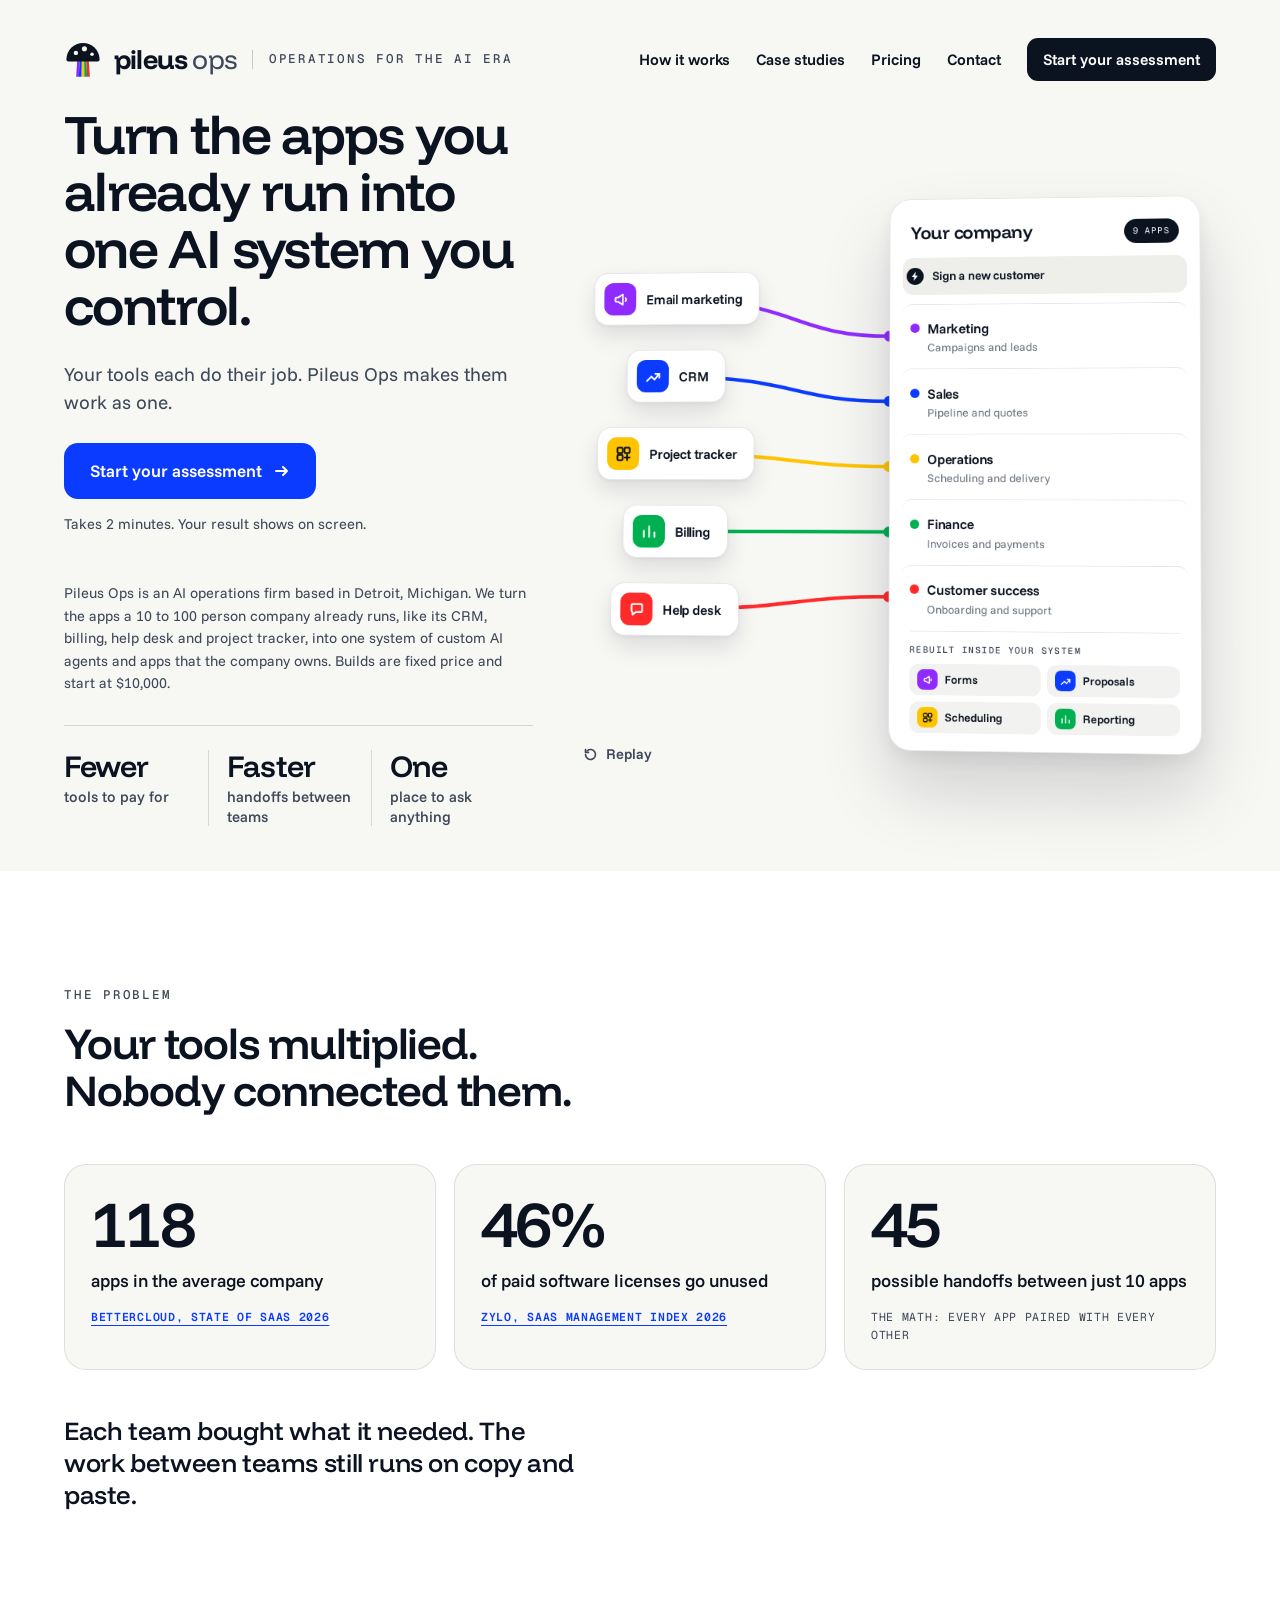
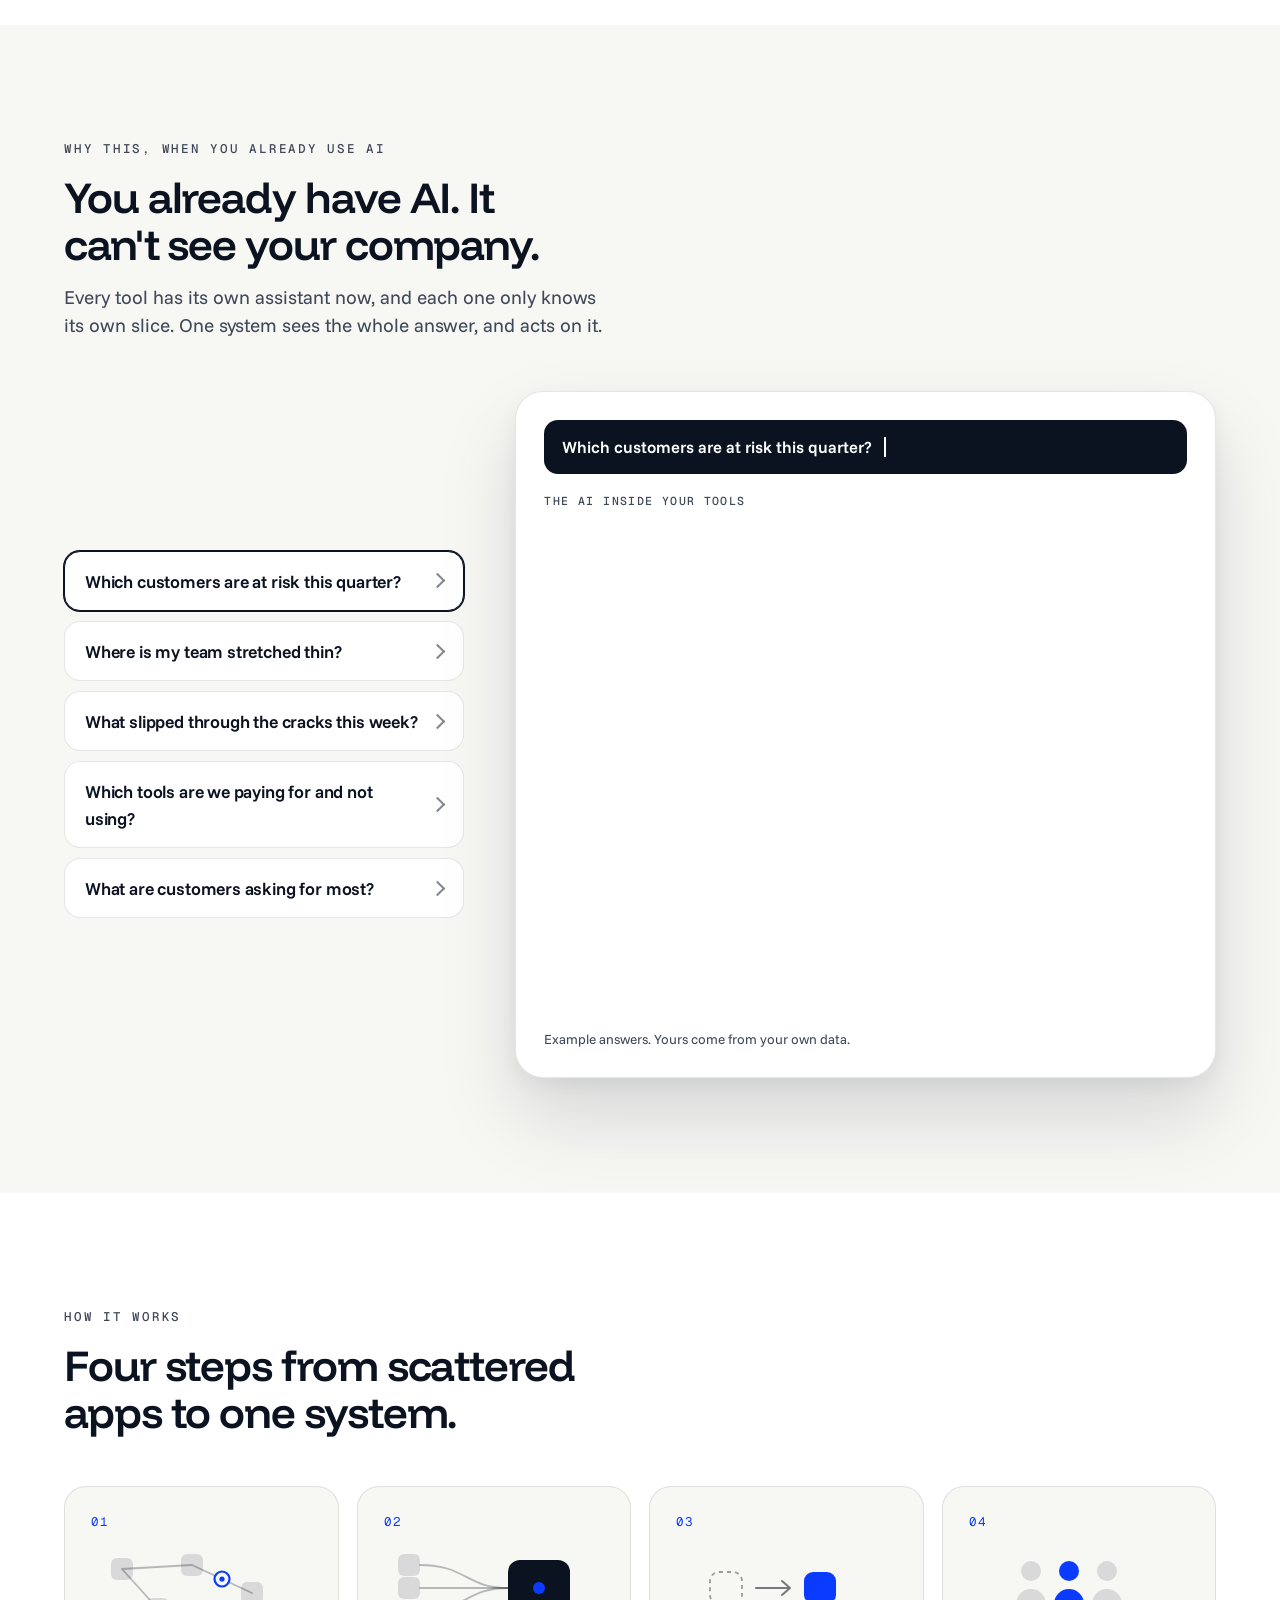
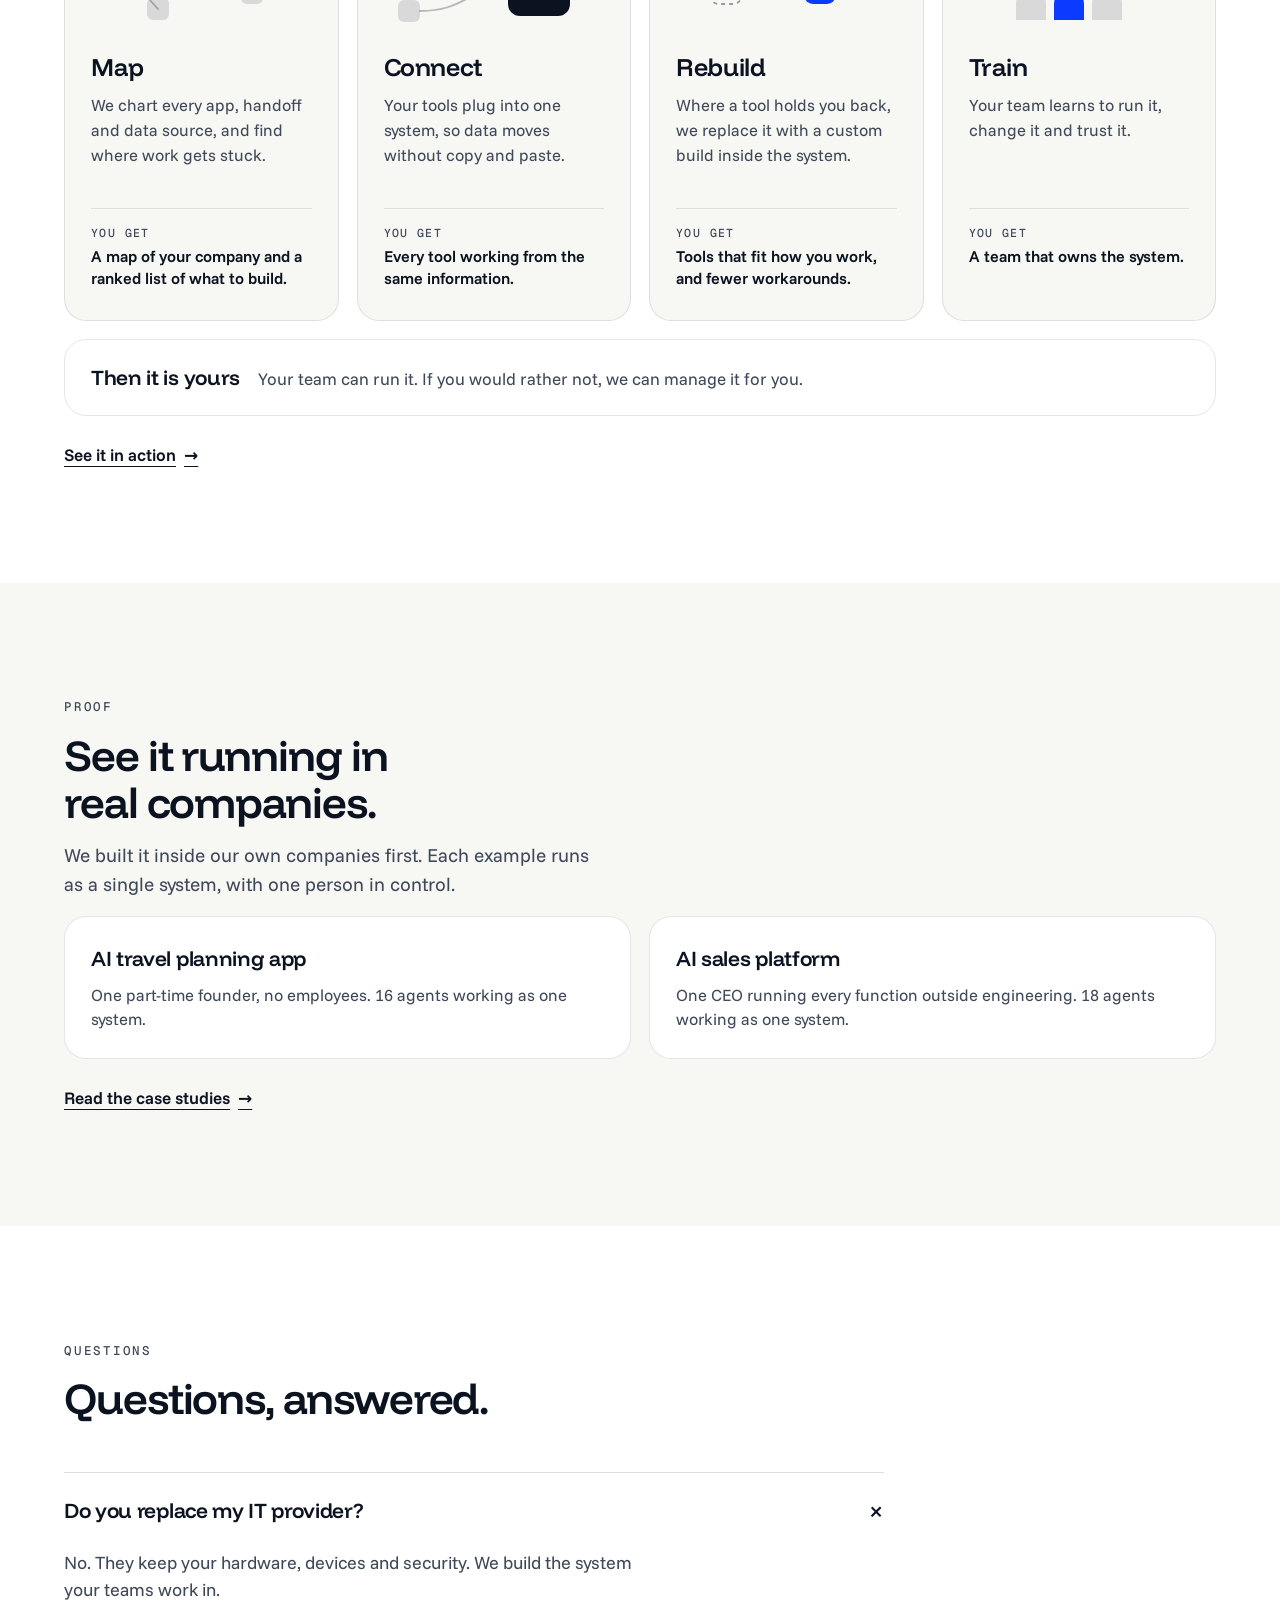
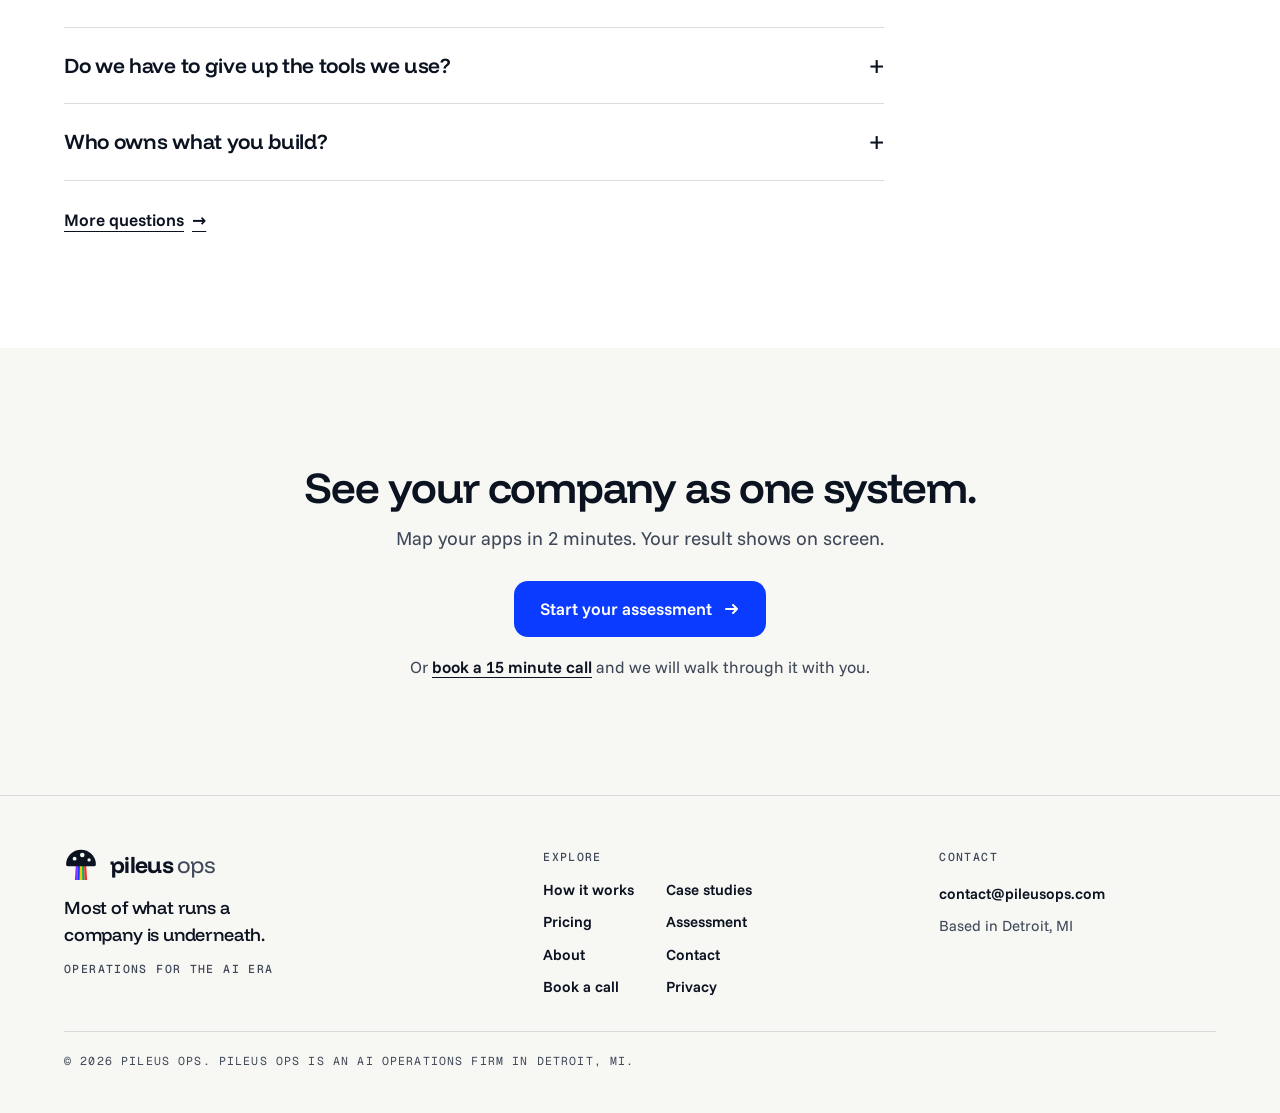
<file: index.html>
<!DOCTYPE html>
<html lang="en">
<head>
<meta charset="utf-8">
<meta name="viewport" content="width=device-width, initial-scale=1">
<title>Pileus Ops | AI operations systems for growing companies</title>
<meta name="description" content="Pileus Ops connects the apps your company already runs into one AI system you own. Custom AI agents, fixed prices from $10,000. Free 2 minute assessment.">
<link rel="canonical" href="https://pileusops.com/">
<link rel="icon" type="image/svg+xml" href="/favicon.svg">
<meta property="og:type" content="website">
<meta property="og:site_name" content="Pileus Ops">
<meta property="og:url" content="https://pileusops.com/">
<meta property="og:title" content="Pileus Ops | AI operations systems for growing companies">
<meta property="og:description" content="Pileus Ops connects the apps your company already runs into one AI system you own. Custom AI agents, fixed prices from $10,000. Free 2 minute assessment.">
<meta property="og:image" content="https://pileusops.com/og.png">
<meta property="og:image:width" content="1200">
<meta property="og:image:height" content="630">
<meta property="og:image:alt" content="Pileus Ops. Turn the apps you already run into one AI system you control.">
<meta name="twitter:card" content="summary_large_image">
<meta name="twitter:image" content="https://pileusops.com/og.png">
<script>document.documentElement.classList.add("js")</script>
<link rel="preconnect" href="https://fonts.googleapis.com">
<link rel="preconnect" href="https://fonts.gstatic.com" crossorigin>
<link rel="stylesheet" href="https://fonts.googleapis.com/css2?family=Funnel+Display:wght@500;600;700&family=Funnel+Sans:wght@400;500;600&family=Geist+Mono:wght@500&display=swap">
<link rel="stylesheet" href="/site.css?v=202611260912">
<script type="application/ld+json">
{
  "@context": "https://schema.org",
  "@graph": [
    {
      "@type": "ProfessionalService",
      "@id": "https://pileusops.com/#organization",
      "name": "Pileus Ops",
      "legalName": "Opsmith LLC",
      "url": "https://pileusops.com/",
      "logo": "https://pileusops.com/logo.png",
      "image": "https://pileusops.com/og.png",
      "slogan": "Operations for the AI era",
      "description": "Pileus Ops is an AI operations firm in Detroit, Michigan. It turns the apps a company already runs into one system of custom AI agents and apps that the company owns, at fixed prices.",
      "email": "contact@pileusops.com",
      "address": {
        "@type": "PostalAddress",
        "addressLocality": "Detroit",
        "addressRegion": "MI",
        "addressCountry": "US"
      },
      "areaServed": "US",
      "priceRange": "$5,000 to $25,000+",
      "founder": {
        "@id": "https://pileusops.com/about/#jaclyn-curtis"
      },
      "knowsAbout": [
        "AI operations",
        "Custom AI agents",
        "Business process automation",
        "Software integration",
        "SaaS consolidation"
      ],
      "sameAs": [
        "https://www.linkedin.com/company/pileusops/"
      ]
    },
    {
      "@type": "WebSite",
      "@id": "https://pileusops.com/#website",
      "url": "https://pileusops.com/",
      "name": "Pileus Ops",
      "publisher": {
        "@id": "https://pileusops.com/#organization"
      },
      "inLanguage": "en-US"
    }
  ]
}
</script>
<script type="application/ld+json">
{
  "@context": "https://schema.org",
  "@graph": [
    {
      "@type": "WebPage",
      "@id": "https://pileusops.com/#webpage",
      "url": "https://pileusops.com/",
      "name": "Pileus Ops | AI operations systems for growing companies",
      "description": "Pileus Ops connects the apps your company already runs into one AI system you own. Custom AI agents, fixed prices from $10,000. Free 2 minute assessment.",
      "isPartOf": {
        "@id": "https://pileusops.com/#website"
      },
      "about": {
        "@id": "https://pileusops.com/#organization"
      },
      "primaryImageOfPage": "https://pileusops.com/og.png",
      "inLanguage": "en-US"
    },
    {
      "@type": "Service",
      "@id": "https://pileusops.com/#service",
      "name": "AI operations system",
      "serviceType": "AI operations and business process automation",
      "description": "Pileus Ops maps the apps a company runs, turns them into one connected system of custom AI agents and apps, and trains the team to run it.",
      "provider": {
        "@id": "https://pileusops.com/#organization"
      },
      "areaServed": "US",
      "url": "https://pileusops.com/how-it-works/"
    }
  ]
}
</script>
</head>
<body>
<div class="bar">
  <header class="top">
    <a class="brand" href="/" aria-current="page" aria-label="Pileus Ops">
      <svg aria-hidden="true" width="38" height="38" viewBox="0 0 40 40"><path d="M14.00 19H16.40L15.68 37.5H12.80z" fill="#8F2BFF"/><path d="M16.40 19H18.80L18.56 37.5H15.68z" fill="#0A3BFF"/><path d="M18.80 19H21.20L21.44 37.5H18.56z" fill="#FFC400"/><path d="M21.20 19H23.60L24.32 37.5H21.44z" fill="#00B050"/><path d="M23.60 19H26.00L27.20 37.5H24.32z" fill="#FF2B2B"/><path d="M2.5 19.5a17.5 17.5 0 0 1 35 0c0 1.1-.9 2-2 2h-31c-1.1 0-2-.9-2-2z" fill="#0B1220"/><circle cx="12.5" cy="12.5" r="2.3" fill="#F7F7F4"/><circle cx="21.5" cy="8.2" r="2.7" fill="#F7F7F4"/><circle cx="29.5" cy="14" r="1.9" fill="#F7F7F4"/></svg>
      <span>pileus <span class="ops">ops</span></span></a>
    <span class="tag">Operations for the AI era</span>
    <nav class="nav" aria-label="Page"><a href="/how-it-works/">How it works</a><a href="/case-studies/">Case studies</a><a href="/pricing/">Pricing</a><a href="/contact/">Contact</a><a class="go" href="/assessment/">Start your assessment</a></nav>
  </header>
</div>
<div class="page">

  <main class="hero" id="top">
    <section class="copy">
      <h1>Turn the apps you already run into <span class="one">one AI system</span> you control.</h1>
      <p class="lede">Your tools each do their job. Pileus Ops makes them work as one.</p>
      <div class="cta-row">
        <a class="cta" href="/assessment/">Start your assessment
          <svg aria-hidden="true" width="16" height="16" viewBox="0 0 16 16" fill="none" stroke="currentColor" stroke-width="2" stroke-linecap="round" stroke-linejoin="round"><path d="M2 8h11M9 4l4 4-4 4"/></svg></a>
      </div>
      <p class="micro">Takes 2 minutes. Your result shows on screen.</p>
      <p class="def">Pileus Ops is an AI operations firm based in Detroit, Michigan. We turn the apps a 10 to 100 person company already runs, like its CRM, billing, help desk and project tracker, into one system of custom AI agents and apps that the company owns. Builds are fixed price and start at $10,000.</p>
    </section>

    <section class="viz" id="viz">
      <p class="sr">Animated diagram. Nine scattered business apps become one system for your company. One app for each team stays and connects to it: Email marketing, CRM, Project tracker, Billing and Help desk. Four are rebuilt inside the system: Forms, Proposals, Scheduling and Reporting. The system shows one lane for each of five teams: Marketing, Sales, Operations, Finance and Customer success. Then a new customer signs and each team's step is completed in turn, in about four seconds: the source is traced to a campaign, the contract is read and one unusual term is flagged for your approval, the kickoff is staffed, the invoice is drafted for your approval and an onboarding plan is written.</p>
      <div class="stage sprawl" id="stage">
        <div class="tilt" id="tilt">
          <svg class="under" id="under" width="844" height="860" aria-hidden="true"></svg>
          <div id="tiles" aria-hidden="true"></div>
          <div class="vcable" aria-hidden="true"><s style="--c:var(--mkt)"></s><s style="--c:var(--sales)"></s><s style="--c:var(--ops)"></s><s style="--c:var(--fin)"></s><s style="--c:var(--cs)"></s></div>
          <div class="panel" id="panel">
            <div class="ph"><h2>Your company</h2><span class="pill" id="pill">9 apps</span></div>
            <button class="evt" id="evt" type="button"><span class="bolt"><svg viewBox="0 0 12 12" fill="currentColor" aria-hidden="true"><path d="M6.8 0L1.5 7h3.3L4.2 12l5.3-7H6.2z"/></svg></span><span class="t" id="evtT">Sign a new customer</span><span class="clock" id="clock">0.0s</span></button>
            <div id="lanes"></div>
            <div class="built-in"><h3>Rebuilt inside your system</h3><div class="chips" id="chips"></div></div>
          </div>
        </div>
      </div>
      <button class="replay" id="replay" type="button"><svg aria-hidden="true" width="15" height="15" viewBox="0 0 18 18" fill="none" stroke="currentColor" stroke-width="2" stroke-linecap="round" stroke-linejoin="round"><path d="M3 9a6 6 0 1 0 2-4.5"/><path d="M3 3v3.5h3.5"/></svg>Replay</button>
    </section>
    <ul class="proof">
      <li><b>Fewer</b><span>tools to pay for</span></li>
      <li><b>Faster</b><span>handoffs between teams</span></li>
      <li><b>One</b><span>place to ask anything</span></li>
    </ul>
  </main>
</div>
<section class="band white" id="problem">
  <div class="in">
    <p class="eyebrow rv">The problem</p>
    <h2 class="rv">Your tools multiplied. Nobody connected them.</h2>
    <div class="grid g3">
      <div class="card stat rv"><b>118</b><p>apps in the average company</p><small><a href="https://www.bettercloud.com/monitor/the-2026-state-of-saas-report/" target="_blank" rel="noopener">BetterCloud, State of SaaS 2026</a></small></div>
      <div class="card stat rv"><b>46%</b><p>of paid software licenses go unused</p><small><a href="https://zylo.com/saas-management-index/" target="_blank" rel="noopener">Zylo, SaaS Management Index 2026</a></small></div>
      <div class="card stat rv"><b>45</b><p>possible handoffs between just 10 apps</p><small>The math: every app paired with every other</small></div>
    </div>
    <p class="close rv">Each team bought what it needed. The work between teams still runs on copy and paste.</p>
  </div>
</section>

<section class="band" id="ask">
  <div class="in">
    <p class="eyebrow rv">Why this, when you already use AI</p>
    <h2 class="rv">You already have AI. It can't see your company.</h2>
    <p class="sub rv">Every tool has its own assistant now, and each one only knows its own slice. One system sees the whole answer, and acts on it.</p>
    <div class="askgrid">
      <div class="qs rv" id="qs"></div>
      <div class="answer vs rv" aria-live="polite">
        <div class="q"><span id="askQ"></span><i aria-hidden="true"></i></div>
        <div><p class="lab">The AI inside your tools</p><div class="parts" id="askP"></div></div>
        <div class="whole"><p class="lab">One system</p><p class="ans" id="askA"></p><div class="act show" id="askX"></div><div class="srcs" id="askS"></div></div>
        <p class="note">Example answers. Yours come from your own data.</p>
      </div>
    </div>
  </div>
</section>

<section class="band white" id="steps">
  <div class="in">
    <p class="eyebrow rv">How it works</p>
    <h2 class="rv">Four steps from scattered apps to one system.</h2>
    <div class="grid g4">
      <div class="card step rv"><span class="n">01</span><div class="sg" aria-hidden="true"><svg viewBox="0 0 200 80" fill="none"><path d="M31 21L101 17M101 17L161 45M31 21L67 61" stroke="#0B1220" stroke-opacity=".28" stroke-width="1.8" stroke-linecap="round"/><rect x="20" y="10" width="22" height="22" rx="6" fill="#0B1220" fill-opacity=".13"/><rect x="90" y="6" width="22" height="22" rx="6" fill="#0B1220" fill-opacity=".13"/><rect x="150" y="34" width="22" height="22" rx="6" fill="#0B1220" fill-opacity=".13"/><rect x="56" y="50" width="22" height="22" rx="6" fill="#0B1220" fill-opacity=".13"/><circle cx="131" cy="31" r="7.5" fill="#F7F7F4" stroke="#0A3BFF" stroke-width="2.2"/><circle cx="131" cy="31" r="2.6" fill="#0A3BFF"/></svg></div><h3>Map</h3><p>We chart every app, handoff and data source, and find where work gets stuck.</p><div class="get"><small>You get</small>A map of your company and a ranked list of what to build.</div></div>
      <div class="card step rv"><span class="n">02</span><div class="sg" aria-hidden="true"><svg viewBox="0 0 200 80" fill="none"><path d="M36 17C82 17 82 40 124 40" stroke="#0B1220" stroke-opacity=".28" stroke-width="1.8" stroke-linecap="round"/><path d="M36 40C82 40 82 40 124 40" stroke="#0B1220" stroke-opacity=".28" stroke-width="1.8" stroke-linecap="round"/><path d="M36 63C82 63 82 40 124 40" stroke="#0B1220" stroke-opacity=".28" stroke-width="1.8" stroke-linecap="round"/><rect x="14" y="6" width="22" height="22" rx="6" fill="#0B1220" fill-opacity=".13"/><rect x="14" y="29" width="22" height="22" rx="6" fill="#0B1220" fill-opacity=".13"/><rect x="14" y="52" width="22" height="22" rx="6" fill="#0B1220" fill-opacity=".13"/><rect x="124" y="12" width="62" height="56" rx="12" fill="#0B1220"/><circle cx="155" cy="40" r="6" fill="#0A3BFF"/></svg></div><h3>Connect</h3><p>Your tools plug into one system, so data moves without copy and paste.</p><div class="get"><small>You get</small>Every tool working from the same information.</div></div>
      <div class="card step rv"><span class="n">03</span><div class="sg" aria-hidden="true"><svg viewBox="0 0 200 80" fill="none"><rect x="34" y="24" width="32" height="32" rx="9" stroke="#0B1220" stroke-opacity=".4" stroke-width="1.8" stroke-dasharray="4 4"/><path d="M80 40h34M106 33l8 7-8 7" stroke="#0B1220" stroke-opacity=".55" stroke-width="2" stroke-linecap="round" stroke-linejoin="round"/><rect x="128" y="24" width="32" height="32" rx="9" fill="#0A3BFF"/></svg></div><h3>Rebuild</h3><p>Where a tool holds you back, we replace it with a custom build inside the system.</p><div class="get"><small>You get</small>Tools that fit how you work, and fewer workarounds.</div></div>
      <div class="card step rv"><span class="n">04</span><div class="sg" aria-hidden="true"><svg viewBox="0 0 200 80" fill="none"><circle cx="62" cy="23" r="10" fill="#0B1220" fill-opacity=".13"/><path d="M47 72V56a15 15 0 0 1 30 0v16z" fill="#0B1220" fill-opacity=".13"/><circle cx="100" cy="23" r="10" fill="#0A3BFF"/><path d="M85 72V56a15 15 0 0 1 30 0v16z" fill="#0A3BFF"/><circle cx="138" cy="23" r="10" fill="#0B1220" fill-opacity=".13"/><path d="M123 72V56a15 15 0 0 1 30 0v16z" fill="#0B1220" fill-opacity=".13"/></svg></div><h3>Train</h3><p>Your team learns to run it, change it and trust it.</p><div class="get"><small>You get</small>A team that owns the system.</div></div>
    </div>
    <div class="after rv"><b>Then it is yours</b><p>Your team can run it. If you would rather not, we can manage it for you.</p></div>
    <a class="more rv" href="/how-it-works/">See it in action</a>
  </div>
</section>

<section class="band" id="proof">
  <div class="in">
    <p class="eyebrow rv">Proof</p>
    <h2 class="rv">See it running in real companies.</h2>
    <p class="sub rv">We built it inside our own companies first. Each example runs as a single system, with one person in control.</p>
    <div class="grid g2 csfoot">
      <a class="card cslink rv" href="/case-studies/ai-travel-planning-app/"><h3>AI travel planning app</h3><p>One part-time founder, no employees. 16 agents working as one system.</p></a>
      <a class="card cslink rv" href="/case-studies/ai-sales-platform/"><h3>AI sales platform</h3><p>One CEO running every function outside engineering. 18 agents working as one system.</p></a>
    </div>
    <a class="more rv" href="/case-studies/">Read the case studies</a>
  </div>
</section>

<section class="band white" id="faq">
  <div class="in">
    <p class="eyebrow rv">Questions</p>
    <h2 class="rv">Questions, answered.</h2>
    <div class="faq rv">
      <details open><summary><h3>Do you replace my IT provider?</h3></summary><p>No. They keep your hardware, devices and security. We build the system your teams work in.</p></details>
      <details><summary><h3>Do we have to give up the tools we use?</h3></summary><p>No. We can work with your existing tools, or replace any of them with a custom solution. It is your call.</p></details>
      <details><summary><h3>Who owns what you build?</h3></summary><p>You do. The system and its data are yours.</p></details>
    </div>
    <a class="more rv" href="/how-it-works/">More questions</a>
  </div>
</section>

<section class="band final">
  <div class="in">
    <h2 class="rv">See your company as one system.</h2>
    <p class="sub rv">Map your apps in 2 minutes. Your result shows on screen.</p>
    <a class="cta rv" href="/assessment/">Start your assessment
      <svg aria-hidden="true" width="16" height="16" viewBox="0 0 16 16" fill="none" stroke="currentColor" stroke-width="2" stroke-linecap="round" stroke-linejoin="round"><path d="M2 8h11M9 4l4 4-4 4"/></svg></a>
    <p class="alt rv">Or <a href="/call/">book a 15 minute call</a> and we will walk through it with you.</p>
  </div>
</section>
<footer class="foot">
  <div class="in">
    <div class="fbrand">
      <a class="brand" href="/" aria-current="page" aria-label="Pileus Ops home"><svg aria-hidden="true" width="34" height="34" viewBox="0 0 40 40"><path d="M14.00 19H16.40L15.68 37.5H12.80z" fill="#8F2BFF"/><path d="M16.40 19H18.80L18.56 37.5H15.68z" fill="#0A3BFF"/><path d="M18.80 19H21.20L21.44 37.5H18.56z" fill="#FFC400"/><path d="M21.20 19H23.60L24.32 37.5H21.44z" fill="#00B050"/><path d="M23.60 19H26.00L27.20 37.5H24.32z" fill="#FF2B2B"/><path d="M2.5 19.5a17.5 17.5 0 0 1 35 0c0 1.1-.9 2-2 2h-31c-1.1 0-2-.9-2-2z" fill="#0B1220"/><circle cx="12.5" cy="12.5" r="2.3" fill="#F7F7F4"/><circle cx="21.5" cy="8.2" r="2.7" fill="#F7F7F4"/><circle cx="29.5" cy="14" r="1.9" fill="#F7F7F4"/></svg> <span>pileus <span class="ops">ops</span></span></a>
      <p class="line">Most of what runs a company is underneath.</p>
      <p class="ftag">Operations for the AI era</p>
    </div>
    <div class="fcol">
      <p class="fh">Explore</p>
      <nav aria-label="Footer"><a href="/how-it-works/">How it works</a><a href="/case-studies/">Case studies</a><a href="/pricing/">Pricing</a><a href="/assessment/">Assessment</a><a href="/about/">About</a><a href="/contact/">Contact</a><a href="/call/">Book a call</a><a href="/privacy/">Privacy</a></nav>
    </div>
    <div class="fcol">
      <p class="fh">Contact</p>
      <a class="fmail" href="mailto:contact@pileusops.com">contact@pileusops.com</a>
      <p class="fwhere">Based in Detroit, MI</p>
    </div>
    <small>&copy; 2026 Pileus Ops. Pileus Ops is an AI operations firm in Detroit, MI.</small>
  </div>
</footer>
<script src="/brand.js?v=202611260912"></script>
<script src="/hero.js?v=202611260912"></script>
<script src="/app.js?v=202611260912"></script>
</body>
</html>
</file>
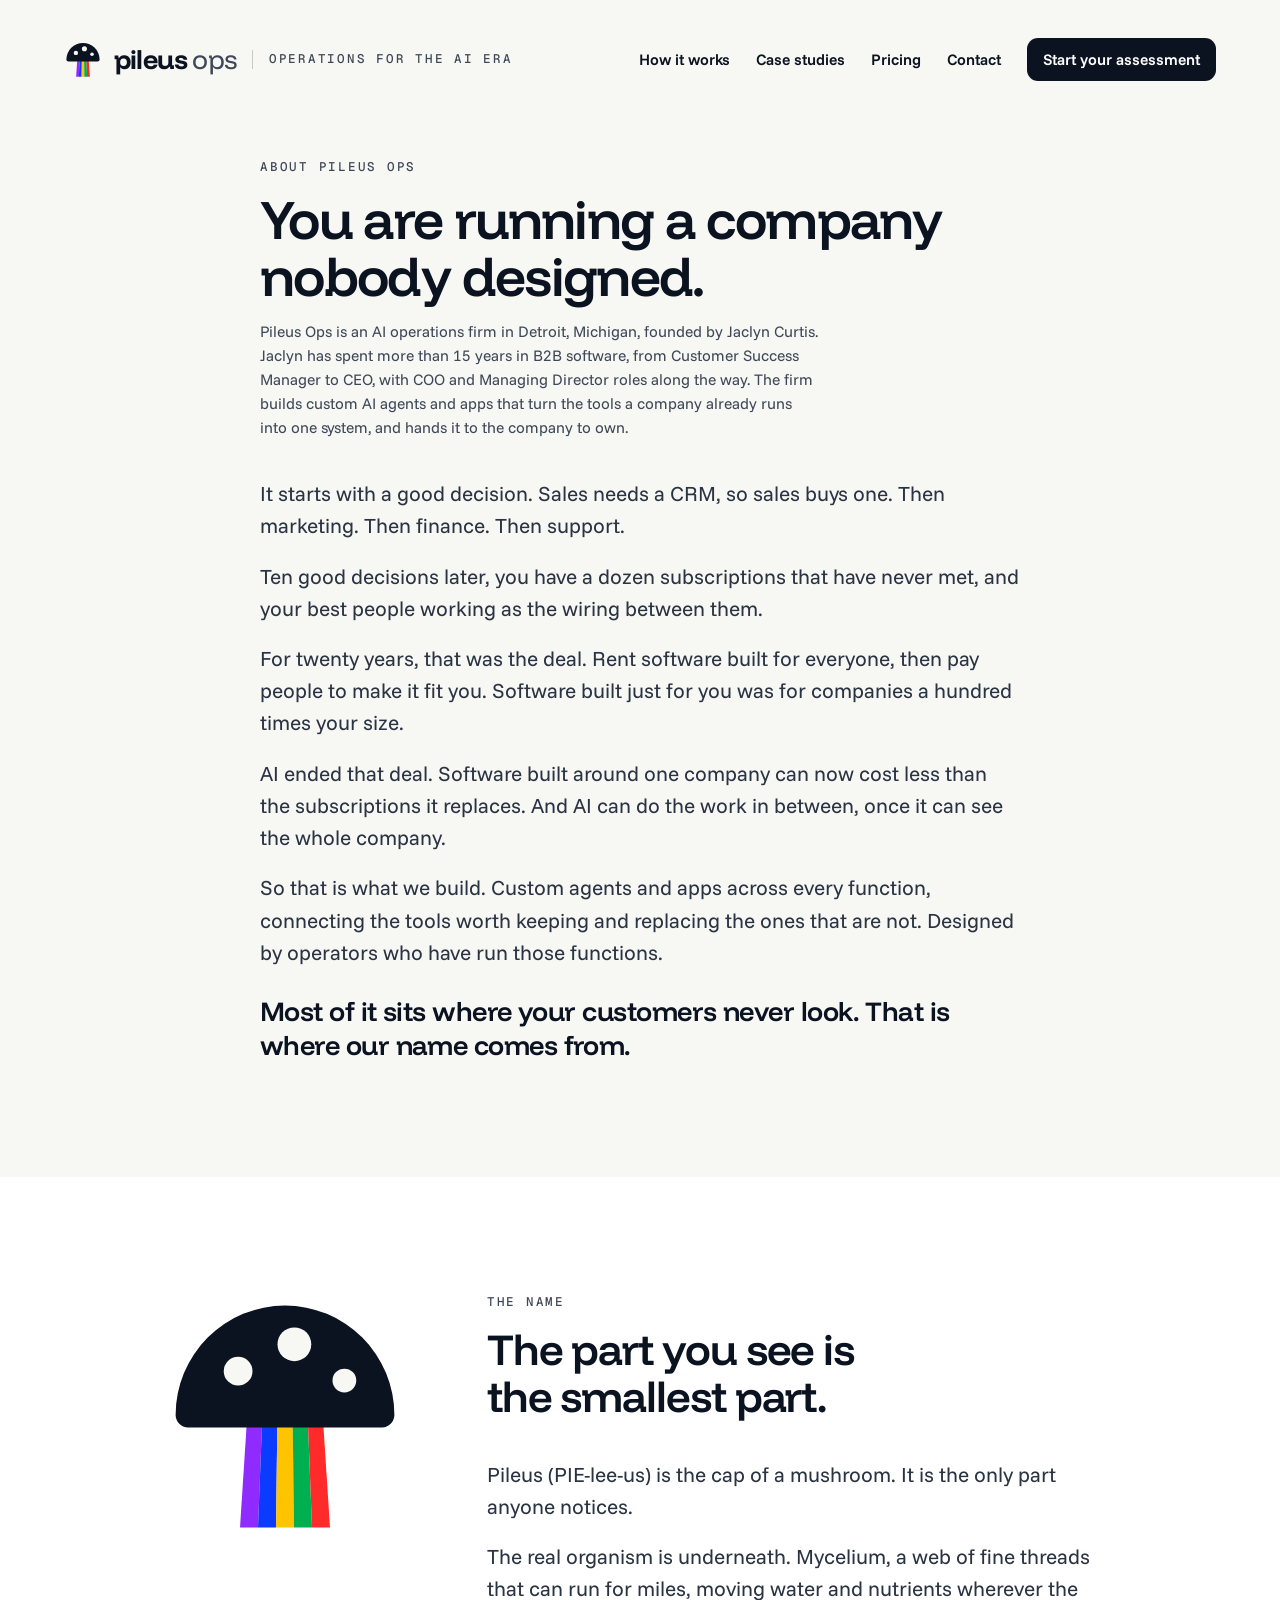
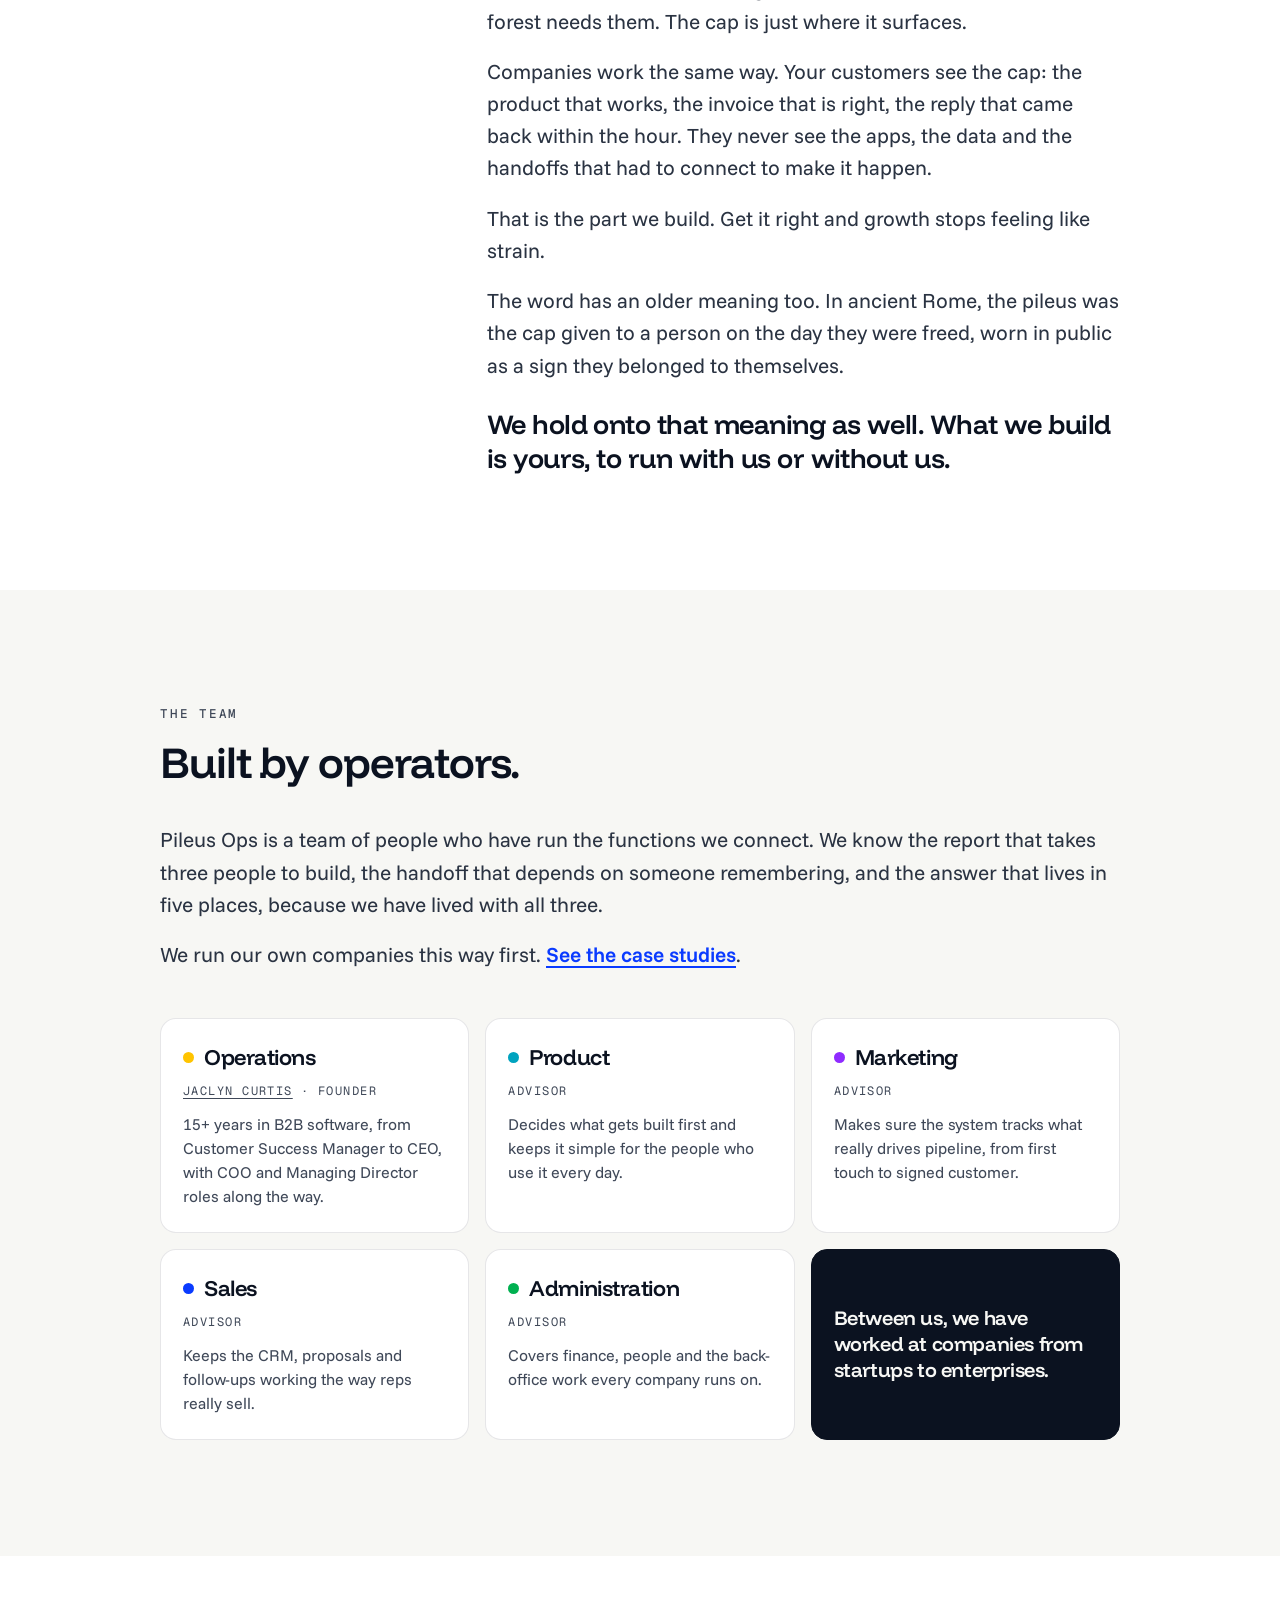
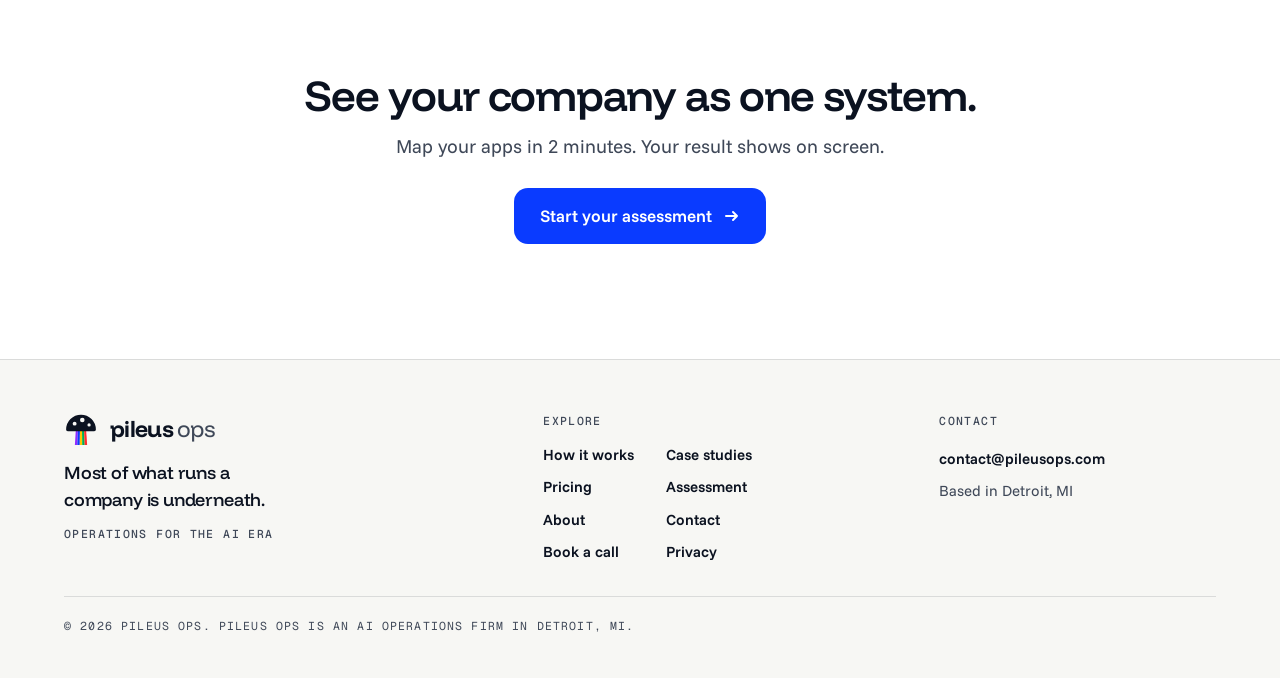
<file: about/index.html>
<!DOCTYPE html>
<html lang="en">
<head>
<meta charset="utf-8">
<meta name="viewport" content="width=device-width, initial-scale=1">
<title>About Pileus Ops | AI operations firm in Detroit, MI</title>
<meta name="description" content="Pileus Ops is a Detroit AI operations firm founded by Jaclyn Curtis, a B2B software operator of 15+ years. Why we exist and what the name means.">
<link rel="canonical" href="https://pileusops.com/about/">
<link rel="icon" type="image/svg+xml" href="/favicon.svg">
<meta property="og:type" content="website">
<meta property="og:site_name" content="Pileus Ops">
<meta property="og:url" content="https://pileusops.com/about/">
<meta property="og:title" content="About Pileus Ops | AI operations firm in Detroit, MI">
<meta property="og:description" content="Pileus Ops is a Detroit AI operations firm founded by Jaclyn Curtis, a B2B software operator of 15+ years. Why we exist and what the name means.">
<meta property="og:image" content="https://pileusops.com/og.png">
<meta property="og:image:width" content="1200">
<meta property="og:image:height" content="630">
<meta property="og:image:alt" content="Pileus Ops. Turn the apps you already run into one AI system you control.">
<meta name="twitter:card" content="summary_large_image">
<meta name="twitter:image" content="https://pileusops.com/og.png">
<script>document.documentElement.classList.add("js")</script>
<link rel="preconnect" href="https://fonts.googleapis.com">
<link rel="preconnect" href="https://fonts.gstatic.com" crossorigin>
<link rel="stylesheet" href="https://fonts.googleapis.com/css2?family=Funnel+Display:wght@500;600;700&family=Funnel+Sans:wght@400;500;600&family=Geist+Mono:wght@500&display=swap">
<link rel="stylesheet" href="/site.css?v=202611260912">
<script type="application/ld+json">
{
  "@context": "https://schema.org",
  "@graph": [
    {
      "@type": "ProfessionalService",
      "@id": "https://pileusops.com/#organization",
      "name": "Pileus Ops",
      "legalName": "Opsmith LLC",
      "url": "https://pileusops.com/",
      "logo": "https://pileusops.com/logo.png",
      "image": "https://pileusops.com/og.png",
      "slogan": "Operations for the AI era",
      "description": "Pileus Ops is an AI operations firm in Detroit, Michigan. It turns the apps a company already runs into one system of custom AI agents and apps that the company owns, at fixed prices.",
      "email": "contact@pileusops.com",
      "address": {
        "@type": "PostalAddress",
        "addressLocality": "Detroit",
        "addressRegion": "MI",
        "addressCountry": "US"
      },
      "areaServed": "US",
      "priceRange": "$5,000 to $25,000+",
      "founder": {
        "@id": "https://pileusops.com/about/#jaclyn-curtis"
      },
      "knowsAbout": [
        "AI operations",
        "Custom AI agents",
        "Business process automation",
        "Software integration",
        "SaaS consolidation"
      ],
      "sameAs": [
        "https://www.linkedin.com/company/pileusops/"
      ]
    },
    {
      "@type": "WebSite",
      "@id": "https://pileusops.com/#website",
      "url": "https://pileusops.com/",
      "name": "Pileus Ops",
      "publisher": {
        "@id": "https://pileusops.com/#organization"
      },
      "inLanguage": "en-US"
    }
  ]
}
</script>
<script type="application/ld+json">
{
  "@context": "https://schema.org",
  "@graph": [
    {
      "@type": "AboutPage",
      "@id": "https://pileusops.com/about/#webpage",
      "url": "https://pileusops.com/about/",
      "name": "About Pileus Ops | AI operations firm in Detroit, MI",
      "description": "Pileus Ops is a Detroit AI operations firm founded by Jaclyn Curtis, a B2B software operator of 15+ years. Why we exist and what the name means.",
      "isPartOf": {
        "@id": "https://pileusops.com/#website"
      },
      "about": {
        "@id": "https://pileusops.com/#organization"
      },
      "inLanguage": "en-US"
    },
    {
      "@type": "BreadcrumbList",
      "itemListElement": [
        {
          "@type": "ListItem",
          "position": 1,
          "name": "Home",
          "item": "https://pileusops.com/"
        },
        {
          "@type": "ListItem",
          "position": 2,
          "name": "About",
          "item": "https://pileusops.com/about/"
        }
      ]
    },
    {
      "@type": "Person",
      "@id": "https://pileusops.com/about/#jaclyn-curtis",
      "name": "Jaclyn Curtis",
      "jobTitle": "Founder",
      "worksFor": {
        "@id": "https://pileusops.com/#organization"
      },
      "description": "Founder of Pileus Ops. More than 15 years in B2B software, from Customer Success Manager to CEO, with COO and Managing Director roles along the way.",
      "knowsAbout": [
        "Business operations",
        "B2B software",
        "Customer success",
        "AI operations"
      ],
      "sameAs": [
        "https://www.linkedin.com/in/jaclynvcurtis/"
      ]
    }
  ]
}
</script>
</head>
<body>
<div class="bar">
  <header class="top">
    <a class="brand" href="/" aria-label="Pileus Ops">
      <svg aria-hidden="true" width="38" height="38" viewBox="0 0 40 40"><path d="M14.00 19H16.40L15.68 37.5H12.80z" fill="#8F2BFF"/><path d="M16.40 19H18.80L18.56 37.5H15.68z" fill="#0A3BFF"/><path d="M18.80 19H21.20L21.44 37.5H18.56z" fill="#FFC400"/><path d="M21.20 19H23.60L24.32 37.5H21.44z" fill="#00B050"/><path d="M23.60 19H26.00L27.20 37.5H24.32z" fill="#FF2B2B"/><path d="M2.5 19.5a17.5 17.5 0 0 1 35 0c0 1.1-.9 2-2 2h-31c-1.1 0-2-.9-2-2z" fill="#0B1220"/><circle cx="12.5" cy="12.5" r="2.3" fill="#F7F7F4"/><circle cx="21.5" cy="8.2" r="2.7" fill="#F7F7F4"/><circle cx="29.5" cy="14" r="1.9" fill="#F7F7F4"/></svg>
      <span>pileus <span class="ops">ops</span></span></a>
    <span class="tag">Operations for the AI era</span>
    <nav class="nav" aria-label="Page"><a href="/how-it-works/">How it works</a><a href="/case-studies/">Case studies</a><a href="/pricing/">Pricing</a><a href="/contact/">Contact</a><a class="go" href="/assessment/">Start your assessment</a></nav>
  </header>
</div>
<section class="band phead">
  <div class="in narrow">
    <p class="eyebrow">About Pileus Ops</p>
    <h1 class="h1">You are running a company nobody designed.</h1>
    <p class="def">Pileus Ops is an AI operations firm in Detroit, Michigan, founded by Jaclyn Curtis. Jaclyn has spent more than 15 years in B2B software, from Customer Success Manager to CEO, with COO and Managing Director roles along the way. The firm builds custom AI agents and apps that turn the tools a company already runs into one system, and hands it to the company to own.</p>
    <div class="story">
      <p>It starts with a good decision. Sales needs a CRM, so sales buys one. Then marketing. Then finance. Then support.</p>
      <p>Ten good decisions later, you have a dozen subscriptions that have never met, and your best people working as the wiring between them.</p>
      <p>For twenty years, that was the deal. Rent software built for everyone, then pay people to make it fit you. Software built just for you was for companies a hundred times your size.</p>
      <p>AI ended that deal. Software built around one company can now cost less than the subscriptions it replaces. And AI can do the work in between, once it can see the whole company.</p>
      <p>So that is what we build. Custom agents and apps across every function, connecting the tools worth keeping and replacing the ones that are not. Designed by operators who have run those functions.</p>
      <p class="closer">Most of it sits where your customers never look. That is where our name comes from.</p>
    </div>
  </div>
</section>

<section class="band white">
  <div class="in narrow mush">
    <div class="rv"><svg aria-hidden="true" width="220" height="220" viewBox="0 0 40 40"><path d="M14.00 19H16.40L15.68 37.5H12.80z" fill="#8F2BFF"/><path d="M16.40 19H18.80L18.56 37.5H15.68z" fill="#0A3BFF"/><path d="M18.80 19H21.20L21.44 37.5H18.56z" fill="#FFC400"/><path d="M21.20 19H23.60L24.32 37.5H21.44z" fill="#00B050"/><path d="M23.60 19H26.00L27.20 37.5H24.32z" fill="#FF2B2B"/><path d="M2.5 19.5a17.5 17.5 0 0 1 35 0c0 1.1-.9 2-2 2h-31c-1.1 0-2-.9-2-2z" fill="#0B1220"/><circle cx="12.5" cy="12.5" r="2.3" fill="#F7F7F4"/><circle cx="21.5" cy="8.2" r="2.7" fill="#F7F7F4"/><circle cx="29.5" cy="14" r="1.9" fill="#F7F7F4"/></svg></div>
    <div>
      <p class="eyebrow rv">The name</p>
      <h2 class="rv">The part you see is the smallest part.</h2>
      <div class="story rv">
        <p>Pileus (PIE-lee-us) is the cap of a mushroom. It is the only part anyone notices.</p>
        <p>The real organism is underneath. Mycelium, a web of fine threads that can run for miles, moving water and nutrients wherever the forest needs them. The cap is just where it surfaces.</p>
        <p>Companies work the same way. Your customers see the cap: the product that works, the invoice that is right, the reply that came back within the hour. They never see the apps, the data and the handoffs that had to connect to make it happen.</p>
        <p>That is the part we build. Get it right and growth stops feeling like strain.</p>
        <p>The word has an older meaning too. In ancient Rome, the pileus was the cap given to a person on the day they were freed, worn in public as a sign they belonged to themselves.</p>
        <p class="closer">We hold onto that meaning as well. What we build is yours, to run with us or without us.</p>
      </div>
    </div>
  </div>
</section>

<section class="band">
  <div class="in narrow wide">
    <p class="eyebrow rv">The team</p>
    <h2 class="rv">Built by operators.</h2>
    <div class="story rv">
      <p>Pileus Ops is a team of people who have run the functions we connect. We know the report that takes three people to build, the handoff that depends on someone remembering, and the answer that lives in five places, because we have lived with all three.</p>
      <p>We run our own companies this way first. <a href="/case-studies/">See the case studies</a>.</p>
    </div>
    <div class="pteam rv">
      <div class="ptc" style="--c:#FFC400">
        <h3 class="ptfn"><i aria-hidden="true"></i>Operations</h3>
        <p class="role"><a href="https://www.linkedin.com/in/jaclynvcurtis/" target="_blank" rel="noopener">Jaclyn Curtis</a> · Founder</p>
        <p>15+ years in B2B software, from Customer Success Manager to CEO, with COO and Managing Director roles along the way.</p>
      </div>
      <div class="ptc" style="--c:#00A3BF">
        <h3 class="ptfn"><i aria-hidden="true"></i>Product</h3>
        <p class="role">Advisor</p>
        <p>Decides what gets built first and keeps it simple for the people who use it every day.</p>
      </div>
      <div class="ptc" style="--c:#8F2BFF">
        <h3 class="ptfn"><i aria-hidden="true"></i>Marketing</h3>
        <p class="role">Advisor</p>
        <p>Makes sure the system tracks what really drives pipeline, from first touch to signed customer.</p>
      </div>
      <div class="ptc" style="--c:#0A3BFF">
        <h3 class="ptfn"><i aria-hidden="true"></i>Sales</h3>
        <p class="role">Advisor</p>
        <p>Keeps the CRM, proposals and follow-ups working the way reps really sell.</p>
      </div>
      <div class="ptc" style="--c:#00B050">
        <h3 class="ptfn"><i aria-hidden="true"></i>Administration</h3>
        <p class="role">Advisor</p>
        <p>Covers finance, people and the back-office work every company runs on.</p>
      </div>
      <div class="ptc ptnote">
        <p>Between us, we have worked at companies from startups to enterprises.</p>
      </div>
    </div>
  </div>
</section>

<section class="band white final">
  <div class="in">
    <h2 class="rv">See your company as one system.</h2>
    <p class="sub rv">Map your apps in 2 minutes. Your result shows on screen.</p>
    <a class="cta rv" href="/assessment/">Start your assessment
      <svg aria-hidden="true" width="16" height="16" viewBox="0 0 16 16" fill="none" stroke="currentColor" stroke-width="2" stroke-linecap="round" stroke-linejoin="round"><path d="M2 8h11M9 4l4 4-4 4"/></svg></a>
  </div>
</section>
<footer class="foot">
  <div class="in">
    <div class="fbrand">
      <a class="brand" href="/" aria-label="Pileus Ops home"><svg aria-hidden="true" width="34" height="34" viewBox="0 0 40 40"><path d="M14.00 19H16.40L15.68 37.5H12.80z" fill="#8F2BFF"/><path d="M16.40 19H18.80L18.56 37.5H15.68z" fill="#0A3BFF"/><path d="M18.80 19H21.20L21.44 37.5H18.56z" fill="#FFC400"/><path d="M21.20 19H23.60L24.32 37.5H21.44z" fill="#00B050"/><path d="M23.60 19H26.00L27.20 37.5H24.32z" fill="#FF2B2B"/><path d="M2.5 19.5a17.5 17.5 0 0 1 35 0c0 1.1-.9 2-2 2h-31c-1.1 0-2-.9-2-2z" fill="#0B1220"/><circle cx="12.5" cy="12.5" r="2.3" fill="#F7F7F4"/><circle cx="21.5" cy="8.2" r="2.7" fill="#F7F7F4"/><circle cx="29.5" cy="14" r="1.9" fill="#F7F7F4"/></svg> <span>pileus <span class="ops">ops</span></span></a>
      <p class="line">Most of what runs a company is underneath.</p>
      <p class="ftag">Operations for the AI era</p>
    </div>
    <div class="fcol">
      <p class="fh">Explore</p>
      <nav aria-label="Footer"><a href="/how-it-works/">How it works</a><a href="/case-studies/">Case studies</a><a href="/pricing/">Pricing</a><a href="/assessment/">Assessment</a><a href="/about/" aria-current="page">About</a><a href="/contact/">Contact</a><a href="/call/">Book a call</a><a href="/privacy/">Privacy</a></nav>
    </div>
    <div class="fcol">
      <p class="fh">Contact</p>
      <a class="fmail" href="mailto:contact@pileusops.com">contact@pileusops.com</a>
      <p class="fwhere">Based in Detroit, MI</p>
    </div>
    <small>&copy; 2026 Pileus Ops. Pileus Ops is an AI operations firm in Detroit, MI.</small>
  </div>
</footer>
<script src="/brand.js?v=202611260912"></script>
<script src="/app.js?v=202611260912"></script>
</body>
</html>
</file>
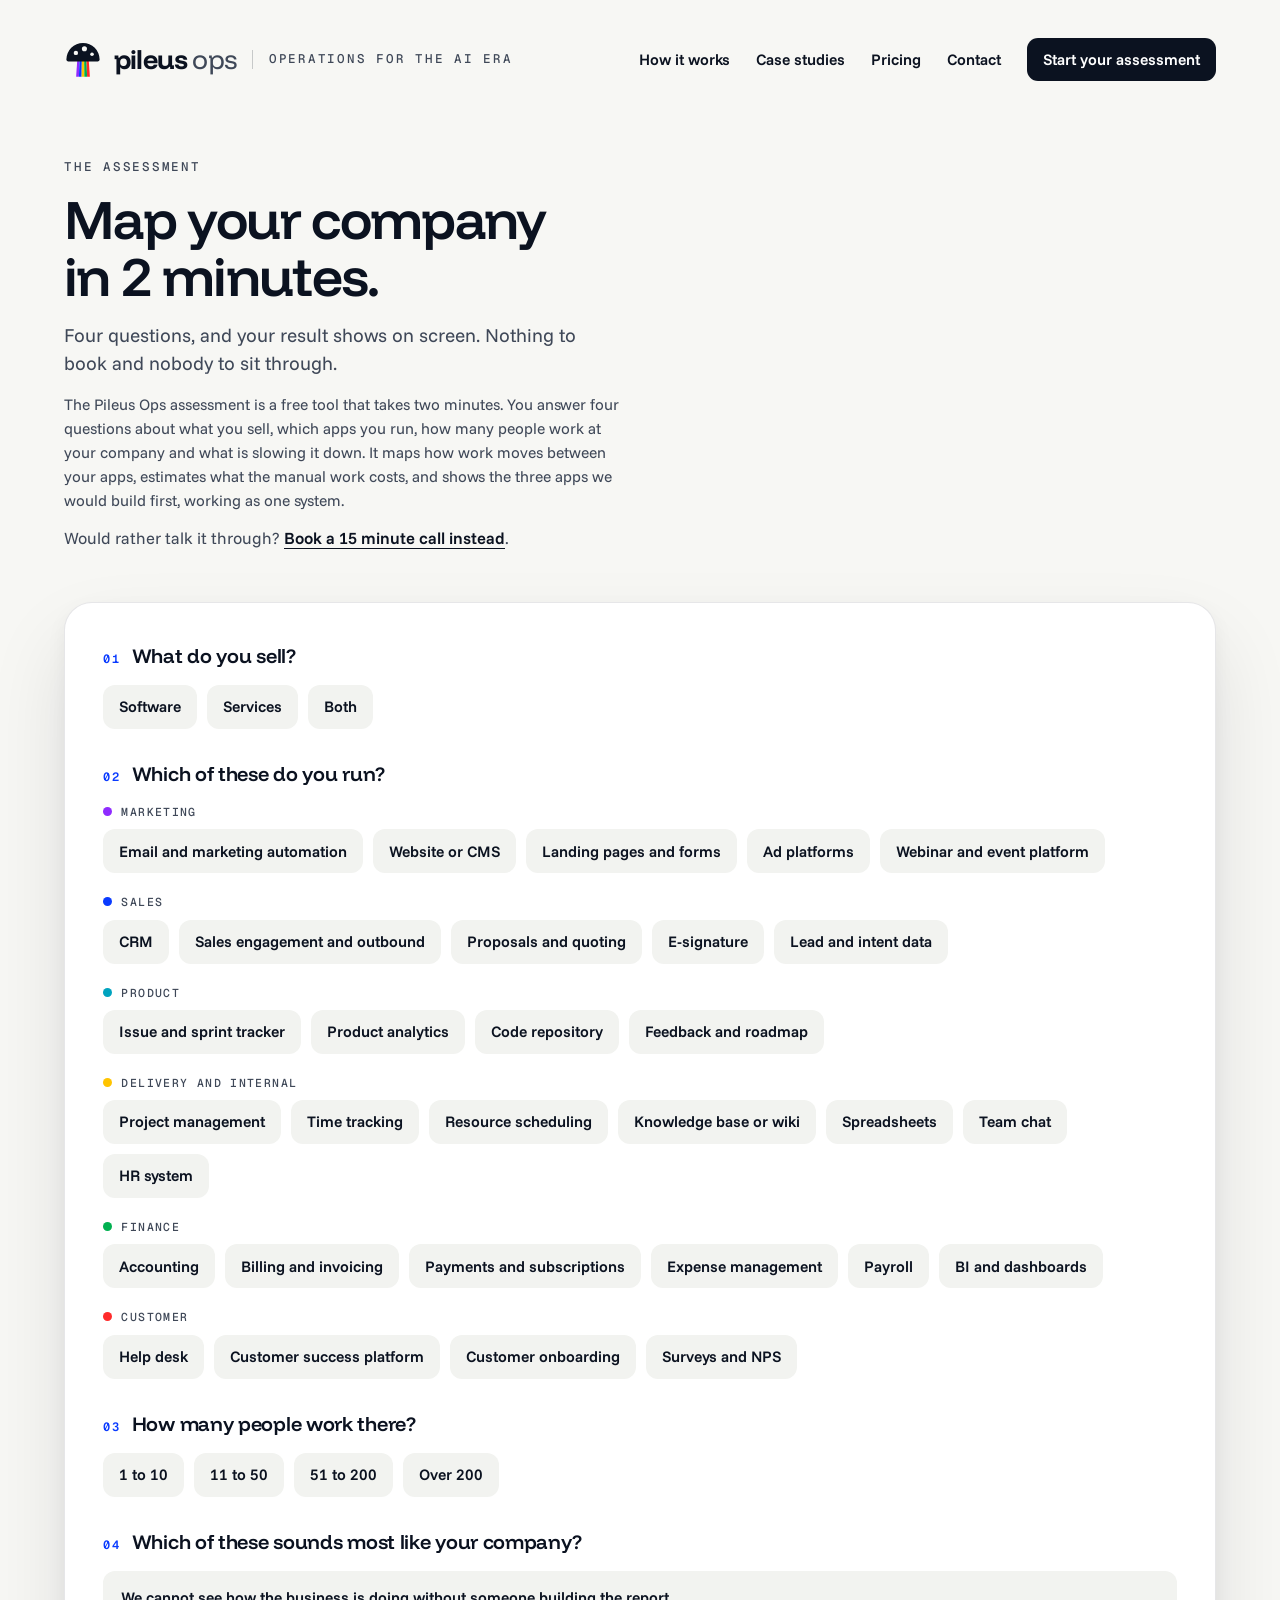
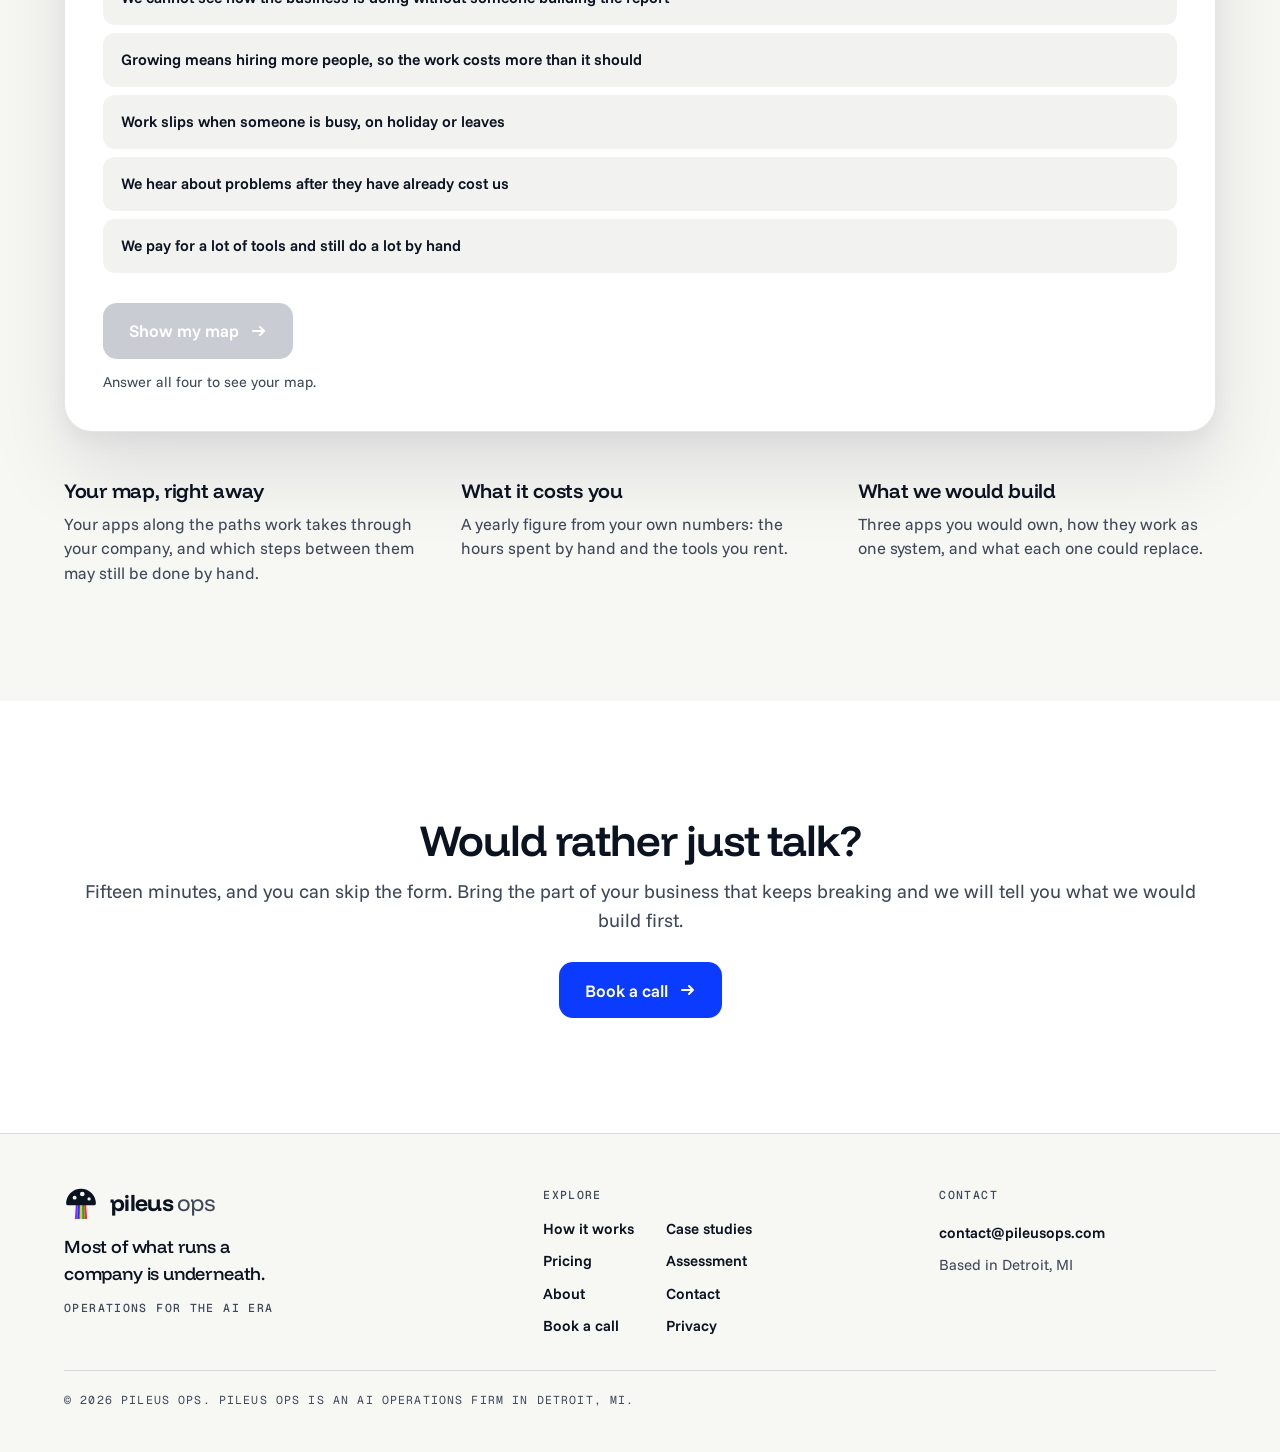
<file: assessment/index.html>
<!DOCTYPE html>
<html lang="en">
<head>
<meta charset="utf-8">
<meta name="viewport" content="width=device-width, initial-scale=1">
<title>Free AI operations assessment (2 minutes) | Pileus Ops</title>
<meta name="description" content="Answer four questions and see your company&#x27;s apps mapped on screen: how work moves between them, what the manual work costs, and what to build first.">
<link rel="canonical" href="https://pileusops.com/assessment/">
<link rel="icon" type="image/svg+xml" href="/favicon.svg">
<meta property="og:type" content="website">
<meta property="og:site_name" content="Pileus Ops">
<meta property="og:url" content="https://pileusops.com/assessment/">
<meta property="og:title" content="Free AI operations assessment (2 minutes) | Pileus Ops">
<meta property="og:description" content="Answer four questions and see your company&#x27;s apps mapped on screen: how work moves between them, what the manual work costs, and what to build first.">
<meta property="og:image" content="https://pileusops.com/og.png">
<meta property="og:image:width" content="1200">
<meta property="og:image:height" content="630">
<meta property="og:image:alt" content="Pileus Ops. Turn the apps you already run into one AI system you control.">
<meta name="twitter:card" content="summary_large_image">
<meta name="twitter:image" content="https://pileusops.com/og.png">
<script>document.documentElement.classList.add("js")</script>
<link rel="preconnect" href="https://fonts.googleapis.com">
<link rel="preconnect" href="https://fonts.gstatic.com" crossorigin>
<link rel="stylesheet" href="https://fonts.googleapis.com/css2?family=Funnel+Display:wght@500;600;700&family=Funnel+Sans:wght@400;500;600&family=Geist+Mono:wght@500&display=swap">
<link rel="stylesheet" href="/site.css?v=202611260912">
<script type="application/ld+json">
{
  "@context": "https://schema.org",
  "@graph": [
    {
      "@type": "ProfessionalService",
      "@id": "https://pileusops.com/#organization",
      "name": "Pileus Ops",
      "legalName": "Opsmith LLC",
      "url": "https://pileusops.com/",
      "logo": "https://pileusops.com/logo.png",
      "image": "https://pileusops.com/og.png",
      "slogan": "Operations for the AI era",
      "description": "Pileus Ops is an AI operations firm in Detroit, Michigan. It turns the apps a company already runs into one system of custom AI agents and apps that the company owns, at fixed prices.",
      "email": "contact@pileusops.com",
      "address": {
        "@type": "PostalAddress",
        "addressLocality": "Detroit",
        "addressRegion": "MI",
        "addressCountry": "US"
      },
      "areaServed": "US",
      "priceRange": "$5,000 to $25,000+",
      "founder": {
        "@id": "https://pileusops.com/about/#jaclyn-curtis"
      },
      "knowsAbout": [
        "AI operations",
        "Custom AI agents",
        "Business process automation",
        "Software integration",
        "SaaS consolidation"
      ],
      "sameAs": [
        "https://www.linkedin.com/company/pileusops/"
      ]
    },
    {
      "@type": "WebSite",
      "@id": "https://pileusops.com/#website",
      "url": "https://pileusops.com/",
      "name": "Pileus Ops",
      "publisher": {
        "@id": "https://pileusops.com/#organization"
      },
      "inLanguage": "en-US"
    }
  ]
}
</script>
<script type="application/ld+json">
{
  "@context": "https://schema.org",
  "@graph": [
    {
      "@type": "WebPage",
      "@id": "https://pileusops.com/assessment/#webpage",
      "url": "https://pileusops.com/assessment/",
      "name": "Free AI operations assessment (2 minutes) | Pileus Ops",
      "description": "Answer four questions and see your company's apps mapped on screen: how work moves between them, what the manual work costs, and what to build first.",
      "isPartOf": {
        "@id": "https://pileusops.com/#website"
      },
      "inLanguage": "en-US"
    },
    {
      "@type": "BreadcrumbList",
      "itemListElement": [
        {
          "@type": "ListItem",
          "position": 1,
          "name": "Home",
          "item": "https://pileusops.com/"
        },
        {
          "@type": "ListItem",
          "position": 2,
          "name": "Assessment",
          "item": "https://pileusops.com/assessment/"
        }
      ]
    },
    {
      "@type": "WebApplication",
      "@id": "https://pileusops.com/assessment/#tool",
      "name": "Pileus Ops assessment",
      "url": "https://pileusops.com/assessment/",
      "applicationCategory": "BusinessApplication",
      "operatingSystem": "Any",
      "description": "A free two minute tool that maps the apps a company runs, shows how work moves between them and estimates the cost of the manual work.",
      "offers": {
        "@type": "Offer",
        "price": "0",
        "priceCurrency": "USD"
      },
      "provider": {
        "@id": "https://pileusops.com/#organization"
      }
    }
  ]
}
</script>
</head>
<body>
<div class="bar">
  <header class="top">
    <a class="brand" href="/" aria-label="Pileus Ops">
      <svg aria-hidden="true" width="38" height="38" viewBox="0 0 40 40"><path d="M14.00 19H16.40L15.68 37.5H12.80z" fill="#8F2BFF"/><path d="M16.40 19H18.80L18.56 37.5H15.68z" fill="#0A3BFF"/><path d="M18.80 19H21.20L21.44 37.5H18.56z" fill="#FFC400"/><path d="M21.20 19H23.60L24.32 37.5H21.44z" fill="#00B050"/><path d="M23.60 19H26.00L27.20 37.5H24.32z" fill="#FF2B2B"/><path d="M2.5 19.5a17.5 17.5 0 0 1 35 0c0 1.1-.9 2-2 2h-31c-1.1 0-2-.9-2-2z" fill="#0B1220"/><circle cx="12.5" cy="12.5" r="2.3" fill="#F7F7F4"/><circle cx="21.5" cy="8.2" r="2.7" fill="#F7F7F4"/><circle cx="29.5" cy="14" r="1.9" fill="#F7F7F4"/></svg>
      <span>pileus <span class="ops">ops</span></span></a>
    <span class="tag">Operations for the AI era</span>
    <nav class="nav" aria-label="Page"><a href="/how-it-works/">How it works</a><a href="/case-studies/">Case studies</a><a href="/pricing/">Pricing</a><a href="/contact/">Contact</a><a class="go" href="/assessment/" aria-current="page">Start your assessment</a></nav>
  </header>
</div>
<section class="band phead">
  <div class="in">
    <p class="eyebrow">The assessment</p>
    <h1 class="h1" id="aHead">Map your company in 2 minutes.</h1>
    <p class="sub" id="aSub">Four questions, and your result shows on screen. Nothing to book and nobody to sit through.</p>
    <p class="def" id="aDef">The Pileus Ops assessment is a free tool that takes two minutes. You answer four questions about what you sell, which apps you run, how many people work at your company and what is slowing it down. It maps how work moves between your apps, estimates what the manual work costs, and shows the three apps we would build first, working as one system.</p>
    <p class="alt" id="aAlt">Would rather talk it through? <a href="/call/">Book a 15 minute call instead</a>.</p>
    <div class="assess" id="assess">
      <div class="form">
        <fieldset><legend><span>01</span>What do you sell?</legend><div class="opts" id="optSells"></div></fieldset>
        <fieldset><legend><span>02</span>Which of these do you run?</legend><div class="optgroups" id="optApps"></div></fieldset>
        <fieldset><legend><span>03</span>How many people work there?</legend><div class="opts" id="optSize"></div></fieldset>
        <fieldset><legend><span>04</span>Which of these sounds most like your company?</legend><div class="opts stack" id="optStuck"></div></fieldset>
        <button class="cta" id="showMap" type="button" disabled>Show my map
          <svg aria-hidden="true" width="16" height="16" viewBox="0 0 16 16" fill="none" stroke="currentColor" stroke-width="2" stroke-linecap="round" stroke-linejoin="round"><path d="M2 8h11M9 4l4 4-4 4"/></svg></button>
        <p class="hint" id="hint">Answer all four to see your map.</p>
      </div>
      <div class="result" id="result" aria-live="polite">
        <div class="rshare" id="rShare" hidden><p><b>This page is yours to keep.</b> Share the link with your team, or come back to it any time.</p><button type="button" id="rCopy">Copy the link</button></div>
        <p class="eyebrow">Your map</p>
        <h2 class="rh" id="rHead"></h2>
        <div class="rtold" id="rTold"></div>
        <div class="rmap">
          <div class="rtabs" id="rTabs" role="tablist" aria-label="Choose a path through your company"></div>
          <div class="rmaph">
            <div><h3 id="rMapT">How a customer moves through your company</h3><p class="rhow">Each box is a stage, with the apps you use for it. Under them is what has to happen next, and whether your apps look like they cover it.</p></div>
            <div class="rleg"><span class="rp ok">Looks covered</span><span class="rp look">Worth a look</span></div>
          </div>
          <div class="rstages" id="rStages"></div>
          <div class="rund" id="rUnder"></div>
          <p class="note" id="rAlso" hidden></p>
          <p class="note">Based on how these tools usually connect. Fifteen minutes with us confirms which ones are true for you.</p>
        </div>
        <div class="rsec">
          <p class="eyebrow">What that means</p>
          <h3 id="rQHead"></h3>
          <div class="rqs" id="rQs"></div>
        </div>
        <div class="rsec rcost">
          <div class="rin">
            <p class="eyebrow">What it costs you today</p>
            <h3 id="cHead"></h3>
            <div class="rsay">
              <p>About <input type="number" id="cPeople" min="0" step="1" value="10" inputmode="numeric" aria-label="Number of people"> people spend <input type="number" id="cHours" min="0" step="0.5" value="3" inputmode="decimal" aria-label="Hours a week each person spends"> hours a week <span id="cDoing"></span>.</p>
              <p>An hour of their time costs you about <span class="nb">$<input type="number" id="cRate" min="0" step="5" value="50" inputmode="numeric" aria-label="Cost of an hour, in dollars"></span>.</p>
              <p>Tools you would like to drop cost <span class="nb">$<input type="number" id="cTools" min="0" step="100" value="0" inputmode="numeric" aria-label="Monthly cost of tools you would like to stop paying for, in dollars"></span> a month.</p>
            </div>
            <p class="note" id="cNote"></p>
          </div>
          <div class="rout"><b id="cOut"></b><p id="cOutL"></p><p class="note" id="cHow"></p></div>
          <div class="rasm" id="cAsm" hidden></div>
        </div>
        <div class="rsec">
          <p class="eyebrow">What we would build</p>
          <h3>Three apps you would own, working as one system.</h3>
          <p class="rsub">Each one is built around how your company works and reads from every app on your map. They are numbered in the order we would build them, and each says how it connects to the others. Where it makes sense, one replaces a tool you rent today.</p>
          <div class="rbuilds" id="rBuilds"></div>
          <div class="rsys" id="rSys"></div>
          <div class="ropen">
            <div>
              <h4>The rest of your stack is open.</h4>
              <p>These three are where we would start, not where we would stop. Any app on your map can be connected as it is, or rebuilt as an app you own. We work that out with you, one tool at a time.</p>
            </div>
            <div>
              <p class="lab">What we look at for each tool</p>
              <ul>
                <li>What you pay for it, and how much of it your team uses</li>
                <li>Whether it fits how you work, or you work around it</li>
                <li>What you would save by owning it instead of renting it</li>
              </ul>
            </div>
            <div class="rmore" id="rMore"></div>
          </div>
        </div>
        <div class="rclose">
          <div id="rCloseA">
            <h3>Take this map to your team.</h3>
            <p>The emailed report adds three things you do not see here.</p>
            <ul>
              <li>Your map as a page you can share</li>
              <li>What each of the three builds needs from you</li>
              <li>The assumptions behind your number, so finance can check them</li>
            </ul>
          </div>
          <div id="rCloseB">
            <form class="send" id="send">
              <input type="email" id="email" placeholder="you@company.com" aria-label="Work email" autocomplete="email" required>
              <input type="checkbox" id="botcheck" tabindex="-1" autocomplete="off" aria-hidden="true" style="position:absolute;left:-9999px;opacity:0">
              <button class="cta" type="submit" id="sendBtn">Email me the report</button>
            </form>
            <p class="formprivacy">We use your email only to send the report and follow up. <a href="/privacy/">Privacy policy</a></p>
            <p class="sent" id="sent" role="status" hidden></p>
            <p class="alt" id="rCall"></p>
          </div>
          <div id="rCloseC" hidden>
            <h3>Walk through this map with us.</h3>
            <p id="rCallOnly"></p>
            <a class="cta" href="/call/">Book 15 minutes
              <svg aria-hidden="true" width="16" height="16" viewBox="0 0 16 16" fill="none" stroke="currentColor" stroke-width="2" stroke-linecap="round" stroke-linejoin="round"><path d="M2 8h11M9 4l4 4-4 4"/></svg></a>
          </div>
        </div>
        <button class="again" id="again" type="button">Start over</button>
      </div>
    </div>
    <div class="grid g3 gets">
      <div><h3>Your map, right away</h3><p>Your apps along the paths work takes through your company, and which steps between them may still be done by hand.</p></div>
      <div><h3>What it costs you</h3><p>A yearly figure from your own numbers: the hours spent by hand and the tools you rent.</p></div>
      <div><h3>What we would build</h3><p>Three apps you would own, how they work as one system, and what each one could replace.</p></div>
    </div>
  </div>
</section>
<section class="band white final">
  <div class="in">
    <h2>Would rather just talk?</h2>
    <p class="sub">Fifteen minutes, and you can skip the form. Bring the part of your business that keeps breaking and we will tell you what we would build first.</p>
    <a class="cta" href="/call/">Book a call
      <svg aria-hidden="true" width="16" height="16" viewBox="0 0 16 16" fill="none" stroke="currentColor" stroke-width="2" stroke-linecap="round" stroke-linejoin="round"><path d="M2 8h11M9 4l4 4-4 4"/></svg></a>
  </div>
</section>
<footer class="foot">
  <div class="in">
    <div class="fbrand">
      <a class="brand" href="/" aria-label="Pileus Ops home"><svg aria-hidden="true" width="34" height="34" viewBox="0 0 40 40"><path d="M14.00 19H16.40L15.68 37.5H12.80z" fill="#8F2BFF"/><path d="M16.40 19H18.80L18.56 37.5H15.68z" fill="#0A3BFF"/><path d="M18.80 19H21.20L21.44 37.5H18.56z" fill="#FFC400"/><path d="M21.20 19H23.60L24.32 37.5H21.44z" fill="#00B050"/><path d="M23.60 19H26.00L27.20 37.5H24.32z" fill="#FF2B2B"/><path d="M2.5 19.5a17.5 17.5 0 0 1 35 0c0 1.1-.9 2-2 2h-31c-1.1 0-2-.9-2-2z" fill="#0B1220"/><circle cx="12.5" cy="12.5" r="2.3" fill="#F7F7F4"/><circle cx="21.5" cy="8.2" r="2.7" fill="#F7F7F4"/><circle cx="29.5" cy="14" r="1.9" fill="#F7F7F4"/></svg> <span>pileus <span class="ops">ops</span></span></a>
      <p class="line">Most of what runs a company is underneath.</p>
      <p class="ftag">Operations for the AI era</p>
    </div>
    <div class="fcol">
      <p class="fh">Explore</p>
      <nav aria-label="Footer"><a href="/how-it-works/">How it works</a><a href="/case-studies/">Case studies</a><a href="/pricing/">Pricing</a><a href="/assessment/" aria-current="page">Assessment</a><a href="/about/">About</a><a href="/contact/">Contact</a><a href="/call/">Book a call</a><a href="/privacy/">Privacy</a></nav>
    </div>
    <div class="fcol">
      <p class="fh">Contact</p>
      <a class="fmail" href="mailto:contact@pileusops.com">contact@pileusops.com</a>
      <p class="fwhere">Based in Detroit, MI</p>
    </div>
    <small>&copy; 2026 Pileus Ops. Pileus Ops is an AI operations firm in Detroit, MI.</small>
  </div>
</footer>
<script src="/brand.js?v=202611260912"></script>
<script src="/app.js?v=202611260912"></script>
</body>
</html>
</file>
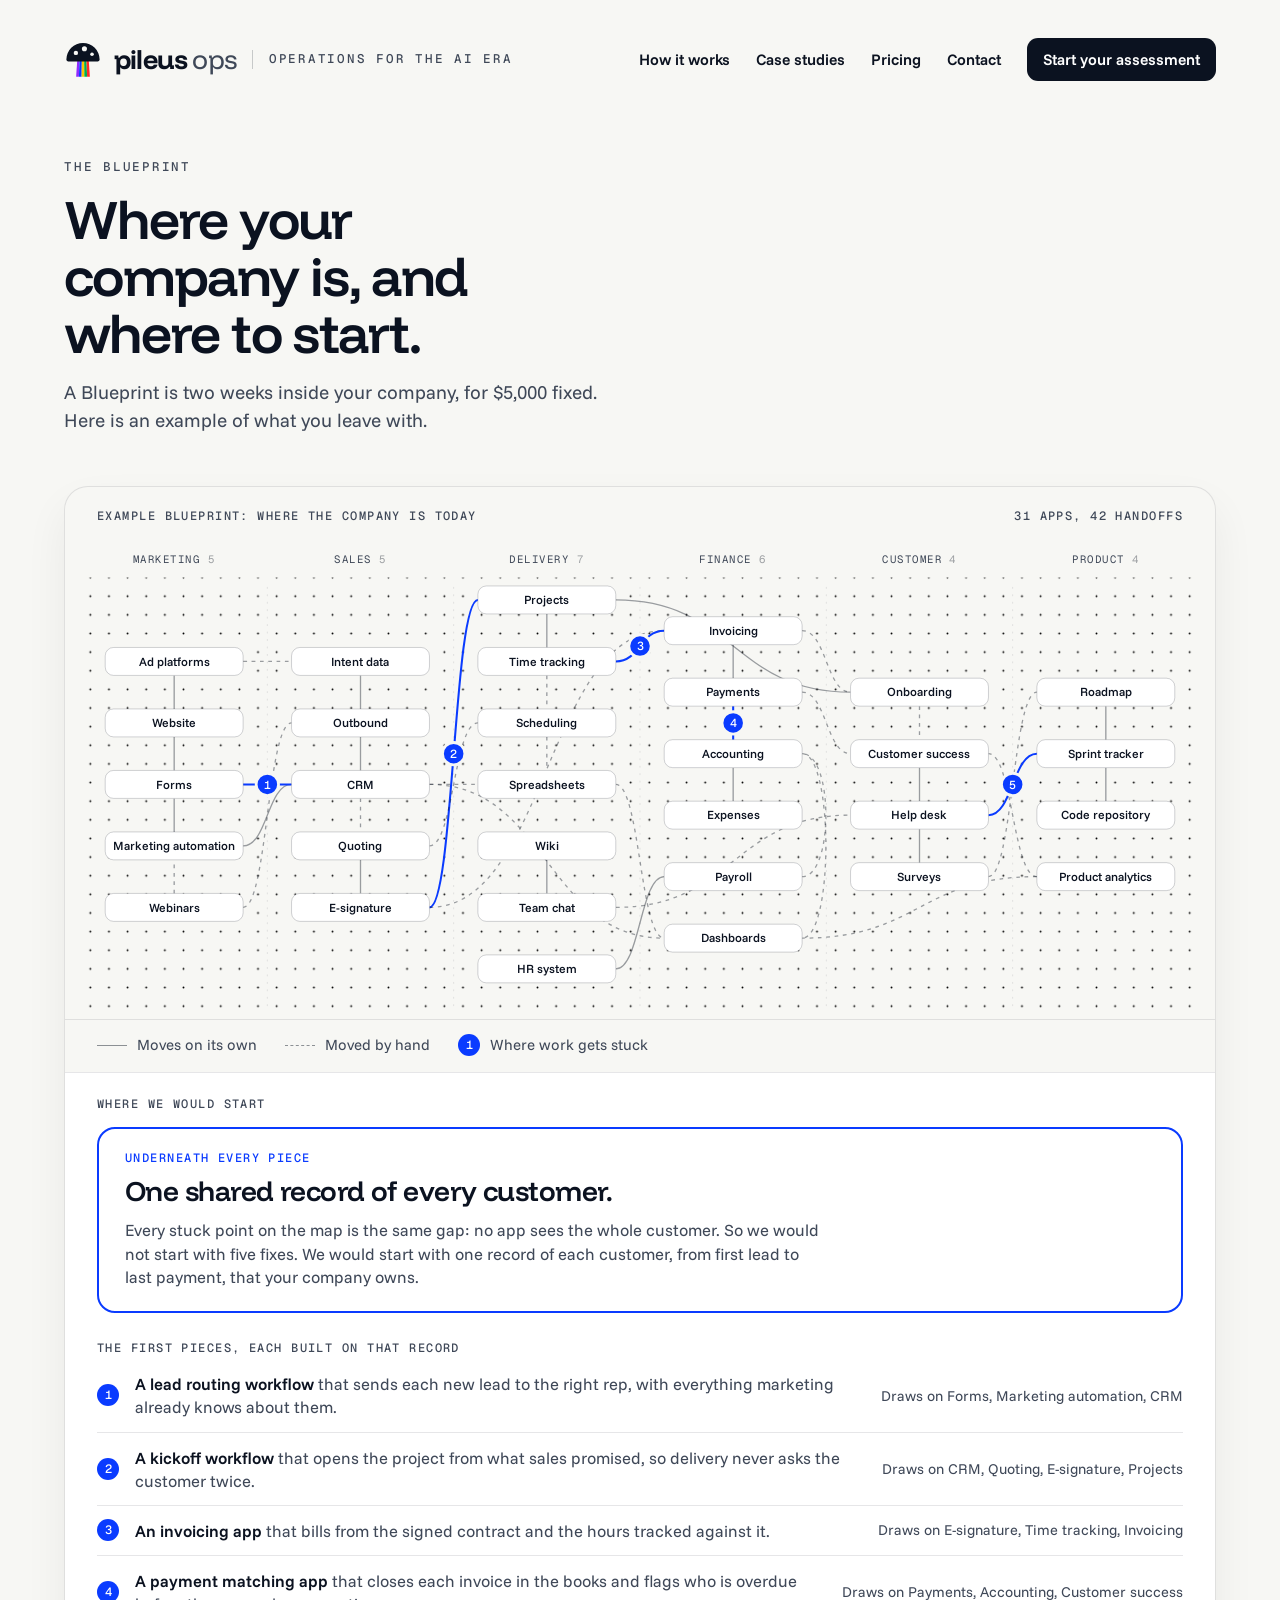
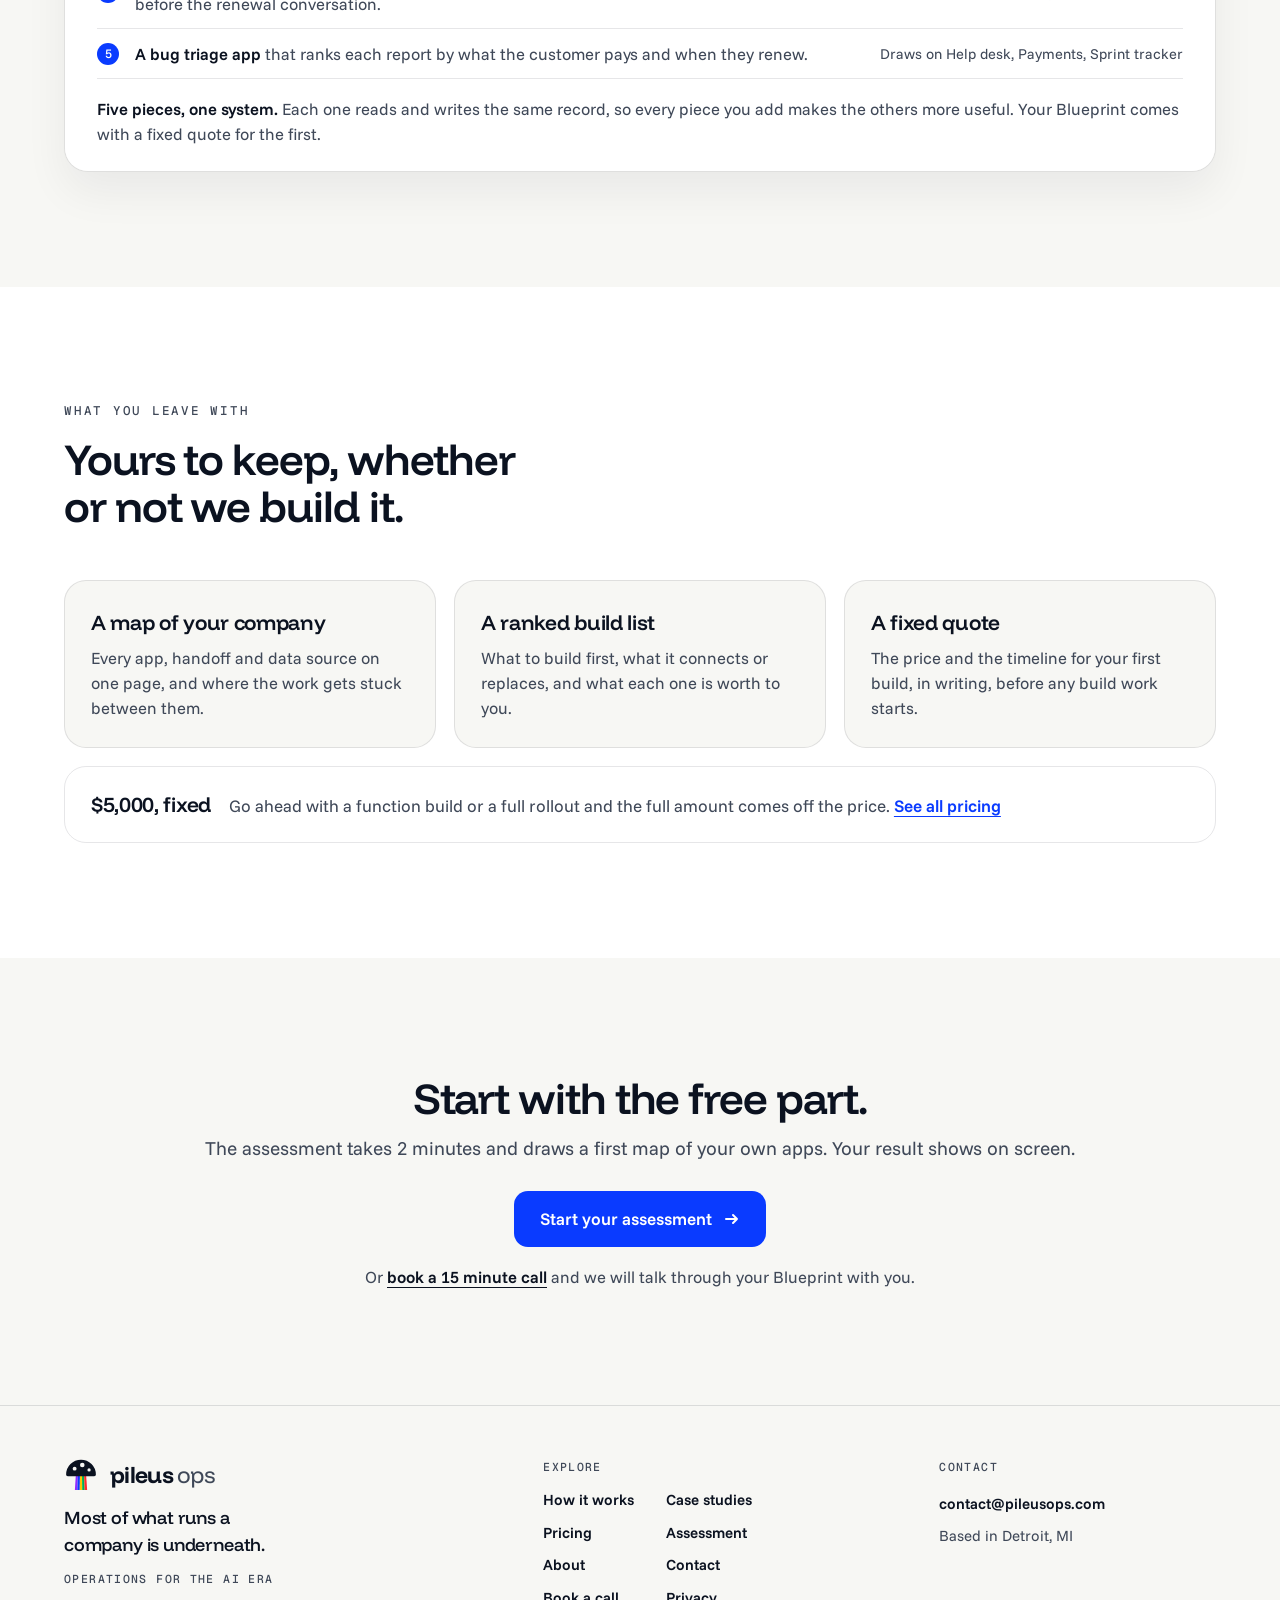
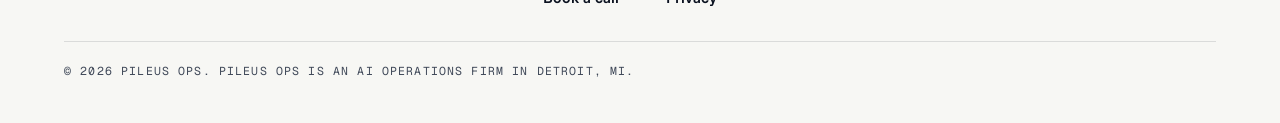
<file: blueprint/index.html>
<!DOCTYPE html>
<html lang="en">
<head>
<meta charset="utf-8">
<meta name="viewport" content="width=device-width, initial-scale=1">
<title>An example Blueprint | Pileus Ops</title>
<meta name="description" content="An example Blueprint: a map of every app and handoff in a company, the one shared record we would start with, and the first pieces built on it. Two weeks, $5,000 fixed.">
<link rel="canonical" href="https://pileusops.com/blueprint/">
<link rel="icon" type="image/svg+xml" href="/favicon.svg">
<meta property="og:type" content="website">
<meta property="og:site_name" content="Pileus Ops">
<meta property="og:url" content="https://pileusops.com/blueprint/">
<meta property="og:title" content="An example Blueprint | Pileus Ops">
<meta property="og:description" content="An example Blueprint: a map of every app and handoff in a company, the one shared record we would start with, and the first pieces built on it. Two weeks, $5,000 fixed.">
<meta property="og:image" content="https://pileusops.com/og.png">
<meta property="og:image:width" content="1200">
<meta property="og:image:height" content="630">
<meta property="og:image:alt" content="Pileus Ops. Turn the apps you already run into one AI system you control.">
<meta name="twitter:card" content="summary_large_image">
<meta name="twitter:image" content="https://pileusops.com/og.png">
<script>document.documentElement.classList.add("js")</script>
<link rel="preconnect" href="https://fonts.googleapis.com">
<link rel="preconnect" href="https://fonts.gstatic.com" crossorigin>
<link rel="stylesheet" href="https://fonts.googleapis.com/css2?family=Funnel+Display:wght@500;600;700&family=Funnel+Sans:wght@400;500;600&family=Geist+Mono:wght@500&display=swap">
<link rel="stylesheet" href="/site.css?v=202611260912">
<script type="application/ld+json">
{
  "@context": "https://schema.org",
  "@graph": [
    {
      "@type": "ProfessionalService",
      "@id": "https://pileusops.com/#organization",
      "name": "Pileus Ops",
      "legalName": "Opsmith LLC",
      "url": "https://pileusops.com/",
      "logo": "https://pileusops.com/logo.png",
      "image": "https://pileusops.com/og.png",
      "slogan": "Operations for the AI era",
      "description": "Pileus Ops is an AI operations firm in Detroit, Michigan. It turns the apps a company already runs into one system of custom AI agents and apps that the company owns, at fixed prices.",
      "email": "contact@pileusops.com",
      "address": {
        "@type": "PostalAddress",
        "addressLocality": "Detroit",
        "addressRegion": "MI",
        "addressCountry": "US"
      },
      "areaServed": "US",
      "priceRange": "$5,000 to $25,000+",
      "founder": {
        "@id": "https://pileusops.com/about/#jaclyn-curtis"
      },
      "knowsAbout": [
        "AI operations",
        "Custom AI agents",
        "Business process automation",
        "Software integration",
        "SaaS consolidation"
      ],
      "sameAs": [
        "https://www.linkedin.com/company/pileusops/"
      ]
    },
    {
      "@type": "WebSite",
      "@id": "https://pileusops.com/#website",
      "url": "https://pileusops.com/",
      "name": "Pileus Ops",
      "publisher": {
        "@id": "https://pileusops.com/#organization"
      },
      "inLanguage": "en-US"
    }
  ]
}
</script>
<script type="application/ld+json">
{
  "@context": "https://schema.org",
  "@graph": [
    {
      "@type": "WebPage",
      "@id": "https://pileusops.com/blueprint/#webpage",
      "url": "https://pileusops.com/blueprint/",
      "name": "An example Blueprint | Pileus Ops",
      "description": "An example Blueprint: a map of every app and handoff in a company, the one shared record we would start with, and the first pieces built on it. Two weeks, $5,000 fixed.",
      "isPartOf": {
        "@id": "https://pileusops.com/#website"
      },
      "about": {
        "@id": "https://pileusops.com/#organization"
      },
      "inLanguage": "en-US"
    },
    {
      "@type": "BreadcrumbList",
      "itemListElement": [
        {
          "@type": "ListItem",
          "position": 1,
          "name": "Home",
          "item": "https://pileusops.com/"
        },
        {
          "@type": "ListItem",
          "position": 2,
          "name": "Example Blueprint",
          "item": "https://pileusops.com/blueprint/"
        }
      ]
    }
  ]
}
</script>
</head>
<body>
<div class="bar">
  <header class="top">
    <a class="brand" href="/" aria-label="Pileus Ops">
      <svg aria-hidden="true" width="38" height="38" viewBox="0 0 40 40"><path d="M14.00 19H16.40L15.68 37.5H12.80z" fill="#8F2BFF"/><path d="M16.40 19H18.80L18.56 37.5H15.68z" fill="#0A3BFF"/><path d="M18.80 19H21.20L21.44 37.5H18.56z" fill="#FFC400"/><path d="M21.20 19H23.60L24.32 37.5H21.44z" fill="#00B050"/><path d="M23.60 19H26.00L27.20 37.5H24.32z" fill="#FF2B2B"/><path d="M2.5 19.5a17.5 17.5 0 0 1 35 0c0 1.1-.9 2-2 2h-31c-1.1 0-2-.9-2-2z" fill="#0B1220"/><circle cx="12.5" cy="12.5" r="2.3" fill="#F7F7F4"/><circle cx="21.5" cy="8.2" r="2.7" fill="#F7F7F4"/><circle cx="29.5" cy="14" r="1.9" fill="#F7F7F4"/></svg>
      <span>pileus <span class="ops">ops</span></span></a>
    <span class="tag">Operations for the AI era</span>
    <nav class="nav" aria-label="Page"><a href="/how-it-works/">How it works</a><a href="/case-studies/">Case studies</a><a href="/pricing/">Pricing</a><a href="/contact/">Contact</a><a class="go" href="/assessment/">Start your assessment</a></nav>
  </header>
</div>
<section class="band phead">
  <div class="in">
    <p class="eyebrow">The Blueprint</p>
    <h1 class="h1">Where your company is, and where to start.</h1>
    <p class="sub">A Blueprint is two weeks inside your company, for $5,000 fixed. Here is an example of what you leave with.</p>
    <figure class="bpmap rv">
      <div class="bp-top"><p class="cm-h">Example Blueprint: where the company is today</p><p class="cm-h" id="bpstat"></p></div>
      <div class="bp-scroll" id="bpdraw" role="img" aria-label="An example Blueprint map. Thirty-one apps across six teams, every handoff between them drawn as a line, and the five places where work gets stuck numbered to match the first pieces we would build, which follow."></div>
      <ul class="bp-key">
        <li><i class="k-auto"></i>Moves on its own</li>
        <li><i class="k-hand"></i>Moved by hand</li>
        <li><i class="k-stuck">1</i>Where work gets stuck</li>
      </ul>
      <div class="bp-next">
        <p class="cm-h">Where we would start</p>
        <div class="bp-rec">
          <p class="cm-h">Underneath every piece</p>
          <p class="cm-big">One shared record of every customer.</p>
          <p>Every stuck point on the map is the same gap: no app sees the whole customer. So we would not start with five fixes. We would start with one record of each customer, from first lead to last payment, that your company owns.</p>
        </div>
        <p class="cm-h bp-sub">The first pieces, each built on that record</p>
        <ol>
          <li><i>1</i><p><b>A lead routing workflow</b> that sends each new lead to the right rep, with everything marketing already knows about them.</p><span>Draws on Forms, Marketing automation, CRM</span></li>
          <li><i>2</i><p><b>A kickoff workflow</b> that opens the project from what sales promised, so delivery never asks the customer twice.</p><span>Draws on CRM, Quoting, E-signature, Projects</span></li>
          <li><i>3</i><p><b>An invoicing app</b> that bills from the signed contract and the hours tracked against it.</p><span>Draws on E-signature, Time tracking, Invoicing</span></li>
          <li><i>4</i><p><b>A payment matching app</b> that closes each invoice in the books and flags who is overdue before the renewal conversation.</p><span>Draws on Payments, Accounting, Customer success</span></li>
          <li><i>5</i><p><b>A bug triage app</b> that ranks each report by what the customer pays and when they renew.</p><span>Draws on Help desk, Payments, Sprint tracker</span></li>
        </ol>
        <p class="bp-one"><b>Five pieces, one system.</b> Each one reads and writes the same record, so every piece you add makes the others more useful. Your Blueprint comes with a fixed quote for the first.</p>
      </div>
    </figure>
  </div>
</section>

<section class="band white">
  <div class="in">
    <p class="eyebrow rv">What you leave with</p>
    <h2 class="rv">Yours to keep, whether or not we build it.</h2>
    <div class="grid g3">
      <div class="card rv"><h3>A map of your company</h3><p>Every app, handoff and data source on one page, and where the work gets stuck between them.</p></div>
      <div class="card rv"><h3>A ranked build list</h3><p>What to build first, what it connects or replaces, and what each one is worth to you.</p></div>
      <div class="card rv"><h3>A fixed quote</h3><p>The price and the timeline for your first build, in writing, before any build work starts.</p></div>
    </div>
    <div class="after rv"><b>$5,000, fixed</b><p>Go ahead with a function build or a full rollout and the full amount comes off the price. <a href="/pricing/">See all pricing</a></p></div>
  </div>
</section>

<section class="band final">
  <div class="in">
    <h2 class="rv">Start with the free part.</h2>
    <p class="sub rv">The assessment takes 2 minutes and draws a first map of your own apps. Your result shows on screen.</p>
    <a class="cta rv" href="/assessment/">Start your assessment
      <svg aria-hidden="true" width="16" height="16" viewBox="0 0 16 16" fill="none" stroke="currentColor" stroke-width="2" stroke-linecap="round" stroke-linejoin="round"><path d="M2 8h11M9 4l4 4-4 4"/></svg></a>
    <p class="alt rv">Or <a href="/call/">book a 15 minute call</a> and we will talk through your Blueprint with you.</p>
  </div>
</section>
<footer class="foot">
  <div class="in">
    <div class="fbrand">
      <a class="brand" href="/" aria-label="Pileus Ops home"><svg aria-hidden="true" width="34" height="34" viewBox="0 0 40 40"><path d="M14.00 19H16.40L15.68 37.5H12.80z" fill="#8F2BFF"/><path d="M16.40 19H18.80L18.56 37.5H15.68z" fill="#0A3BFF"/><path d="M18.80 19H21.20L21.44 37.5H18.56z" fill="#FFC400"/><path d="M21.20 19H23.60L24.32 37.5H21.44z" fill="#00B050"/><path d="M23.60 19H26.00L27.20 37.5H24.32z" fill="#FF2B2B"/><path d="M2.5 19.5a17.5 17.5 0 0 1 35 0c0 1.1-.9 2-2 2h-31c-1.1 0-2-.9-2-2z" fill="#0B1220"/><circle cx="12.5" cy="12.5" r="2.3" fill="#F7F7F4"/><circle cx="21.5" cy="8.2" r="2.7" fill="#F7F7F4"/><circle cx="29.5" cy="14" r="1.9" fill="#F7F7F4"/></svg> <span>pileus <span class="ops">ops</span></span></a>
      <p class="line">Most of what runs a company is underneath.</p>
      <p class="ftag">Operations for the AI era</p>
    </div>
    <div class="fcol">
      <p class="fh">Explore</p>
      <nav aria-label="Footer"><a href="/how-it-works/">How it works</a><a href="/case-studies/">Case studies</a><a href="/pricing/">Pricing</a><a href="/assessment/">Assessment</a><a href="/about/">About</a><a href="/contact/">Contact</a><a href="/call/">Book a call</a><a href="/privacy/">Privacy</a></nav>
    </div>
    <div class="fcol">
      <p class="fh">Contact</p>
      <a class="fmail" href="mailto:contact@pileusops.com">contact@pileusops.com</a>
      <p class="fwhere">Based in Detroit, MI</p>
    </div>
    <small>&copy; 2026 Pileus Ops. Pileus Ops is an AI operations firm in Detroit, MI.</small>
  </div>
</footer>
<script src="/brand.js?v=202611260912"></script>
<script src="/app.js?v=202611260912"></script>
</body>
</html>
</file>
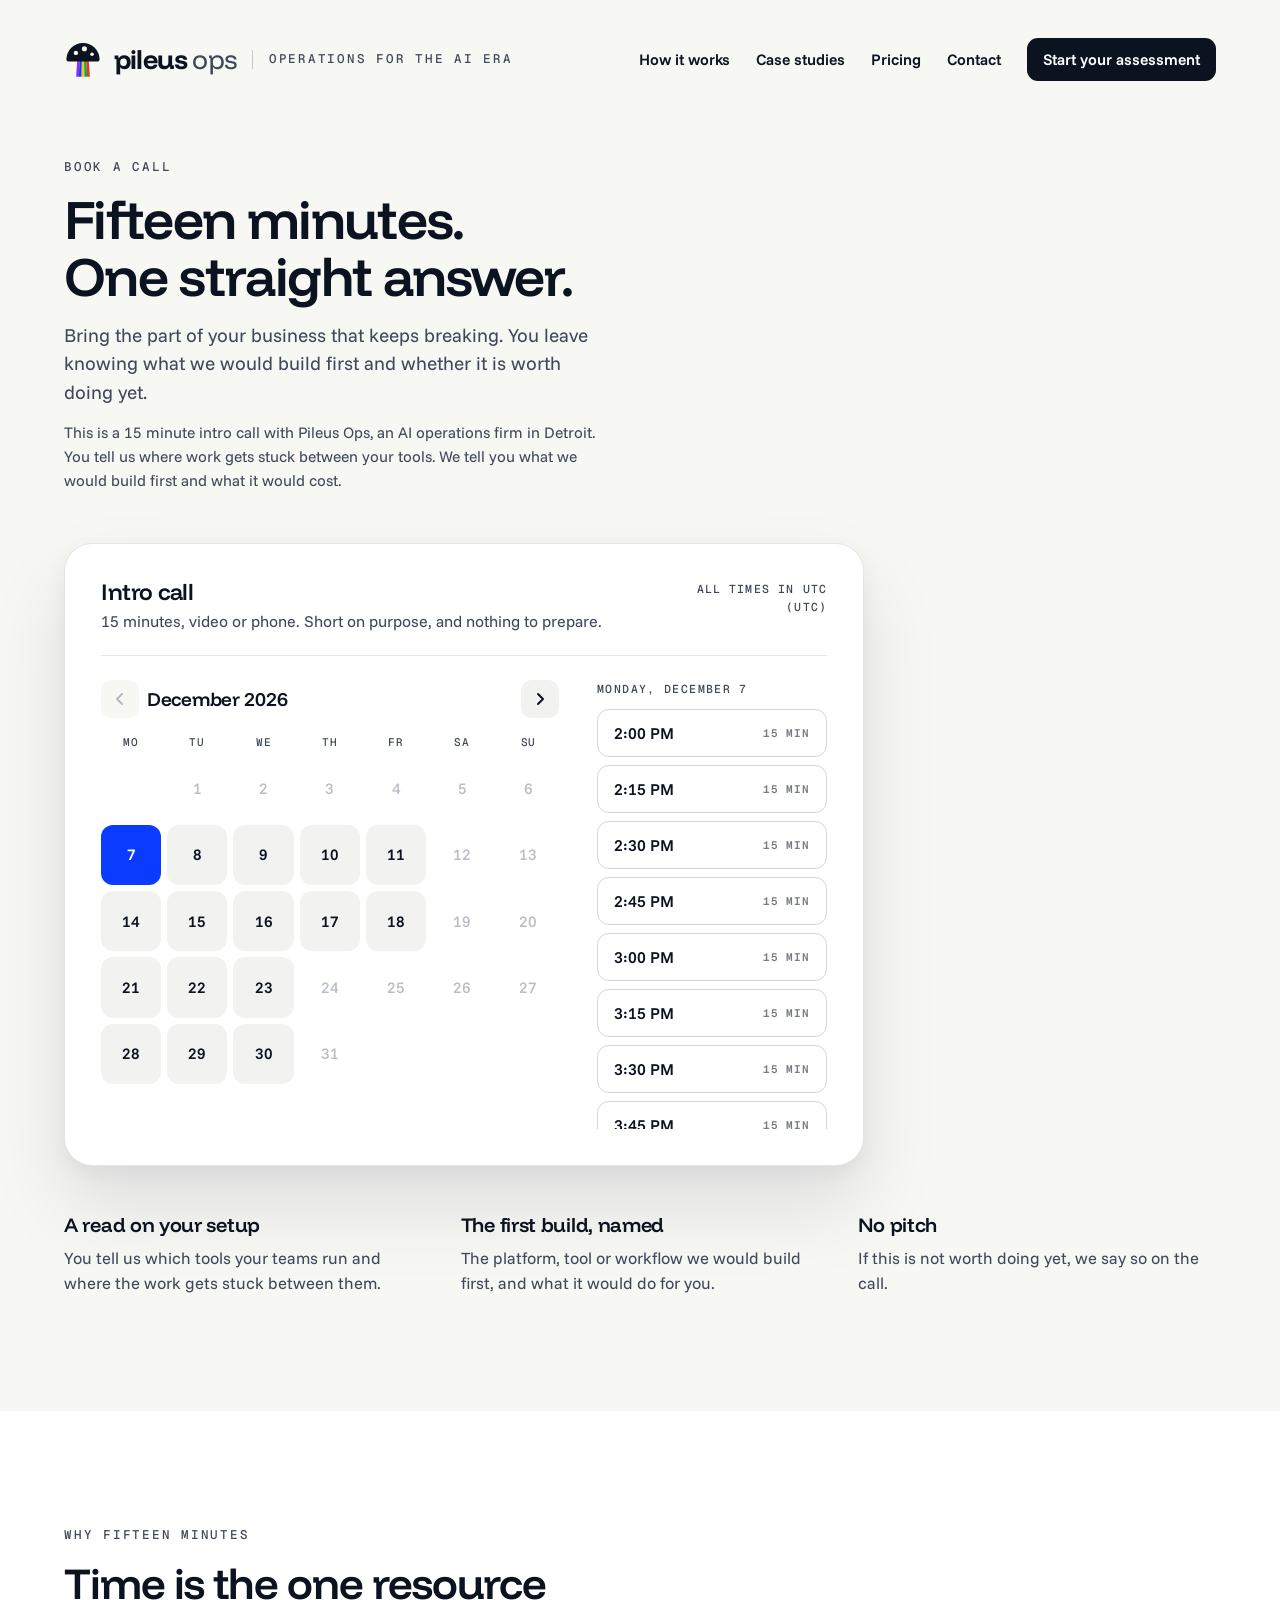
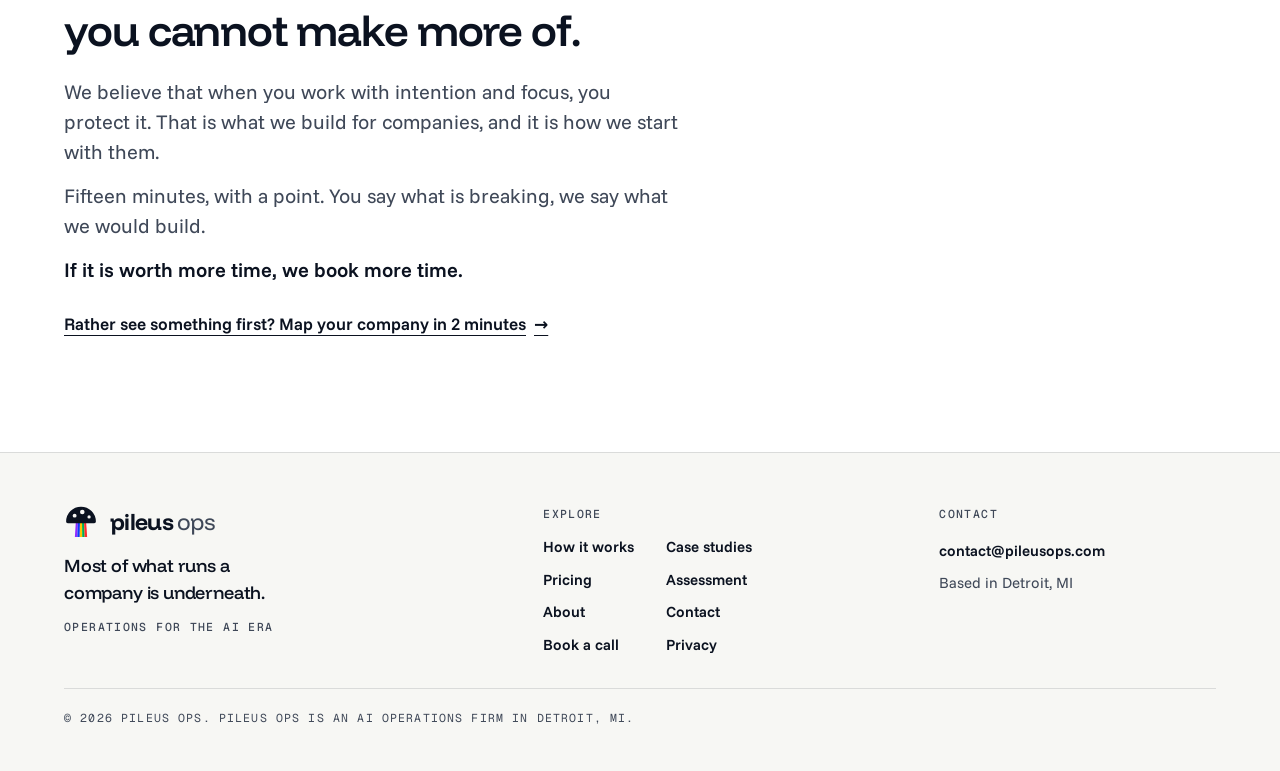
<file: call/index.html>
<!DOCTYPE html>
<html lang="en">
<head>
<meta charset="utf-8">
<meta name="viewport" content="width=device-width, initial-scale=1">
<title>Book a 15 minute intro call | Pileus Ops</title>
<meta name="description" content="Book a 15 minute intro call with Pileus Ops. Tell us what keeps breaking between your tools and get a straight answer on what to build first.">
<link rel="canonical" href="https://pileusops.com/call/">
<link rel="icon" type="image/svg+xml" href="/favicon.svg">
<meta property="og:type" content="website">
<meta property="og:site_name" content="Pileus Ops">
<meta property="og:url" content="https://pileusops.com/call/">
<meta property="og:title" content="Book a 15 minute intro call | Pileus Ops">
<meta property="og:description" content="Book a 15 minute intro call with Pileus Ops. Tell us what keeps breaking between your tools and get a straight answer on what to build first.">
<meta property="og:image" content="https://pileusops.com/og.png">
<meta property="og:image:width" content="1200">
<meta property="og:image:height" content="630">
<meta property="og:image:alt" content="Pileus Ops. Turn the apps you already run into one AI system you control.">
<meta name="twitter:card" content="summary_large_image">
<meta name="twitter:image" content="https://pileusops.com/og.png">
<script>document.documentElement.classList.add("js")</script>
<link rel="preconnect" href="https://fonts.googleapis.com">
<link rel="preconnect" href="https://fonts.gstatic.com" crossorigin>
<link rel="stylesheet" href="https://fonts.googleapis.com/css2?family=Funnel+Display:wght@500;600;700&family=Funnel+Sans:wght@400;500;600&family=Geist+Mono:wght@500&display=swap">
<link rel="stylesheet" href="/site.css?v=202611260912">
<script type="application/ld+json">
{
  "@context": "https://schema.org",
  "@graph": [
    {
      "@type": "ProfessionalService",
      "@id": "https://pileusops.com/#organization",
      "name": "Pileus Ops",
      "legalName": "Opsmith LLC",
      "url": "https://pileusops.com/",
      "logo": "https://pileusops.com/logo.png",
      "image": "https://pileusops.com/og.png",
      "slogan": "Operations for the AI era",
      "description": "Pileus Ops is an AI operations firm in Detroit, Michigan. It turns the apps a company already runs into one system of custom AI agents and apps that the company owns, at fixed prices.",
      "email": "contact@pileusops.com",
      "address": {
        "@type": "PostalAddress",
        "addressLocality": "Detroit",
        "addressRegion": "MI",
        "addressCountry": "US"
      },
      "areaServed": "US",
      "priceRange": "$5,000 to $25,000+",
      "founder": {
        "@id": "https://pileusops.com/about/#jaclyn-curtis"
      },
      "knowsAbout": [
        "AI operations",
        "Custom AI agents",
        "Business process automation",
        "Software integration",
        "SaaS consolidation"
      ],
      "sameAs": [
        "https://www.linkedin.com/company/pileusops/"
      ]
    },
    {
      "@type": "WebSite",
      "@id": "https://pileusops.com/#website",
      "url": "https://pileusops.com/",
      "name": "Pileus Ops",
      "publisher": {
        "@id": "https://pileusops.com/#organization"
      },
      "inLanguage": "en-US"
    }
  ]
}
</script>
<script type="application/ld+json">
{
  "@context": "https://schema.org",
  "@graph": [
    {
      "@type": "WebPage",
      "@id": "https://pileusops.com/call/#webpage",
      "url": "https://pileusops.com/call/",
      "name": "Book a 15 minute intro call | Pileus Ops",
      "description": "Book a 15 minute intro call with Pileus Ops. Tell us what keeps breaking between your tools and get a straight answer on what to build first.",
      "isPartOf": {
        "@id": "https://pileusops.com/#website"
      },
      "inLanguage": "en-US"
    },
    {
      "@type": "BreadcrumbList",
      "itemListElement": [
        {
          "@type": "ListItem",
          "position": 1,
          "name": "Home",
          "item": "https://pileusops.com/"
        },
        {
          "@type": "ListItem",
          "position": 2,
          "name": "Book a call",
          "item": "https://pileusops.com/call/"
        }
      ]
    }
  ]
}
</script>
</head>
<body>
<div class="bar">
  <header class="top">
    <a class="brand" href="/" aria-label="Pileus Ops">
      <svg aria-hidden="true" width="38" height="38" viewBox="0 0 40 40"><path d="M14.00 19H16.40L15.68 37.5H12.80z" fill="#8F2BFF"/><path d="M16.40 19H18.80L18.56 37.5H15.68z" fill="#0A3BFF"/><path d="M18.80 19H21.20L21.44 37.5H18.56z" fill="#FFC400"/><path d="M21.20 19H23.60L24.32 37.5H21.44z" fill="#00B050"/><path d="M23.60 19H26.00L27.20 37.5H24.32z" fill="#FF2B2B"/><path d="M2.5 19.5a17.5 17.5 0 0 1 35 0c0 1.1-.9 2-2 2h-31c-1.1 0-2-.9-2-2z" fill="#0B1220"/><circle cx="12.5" cy="12.5" r="2.3" fill="#F7F7F4"/><circle cx="21.5" cy="8.2" r="2.7" fill="#F7F7F4"/><circle cx="29.5" cy="14" r="1.9" fill="#F7F7F4"/></svg>
      <span>pileus <span class="ops">ops</span></span></a>
    <span class="tag">Operations for the AI era</span>
    <nav class="nav" aria-label="Page"><a href="/how-it-works/">How it works</a><a href="/case-studies/">Case studies</a><a href="/pricing/">Pricing</a><a href="/contact/">Contact</a><a class="go" href="/assessment/">Start your assessment</a></nav>
  </header>
</div>
<section class="band phead">
  <div class="in">
    <p class="eyebrow">Book a call</p>
    <h1 class="h1">Fifteen minutes. One straight answer.</h1>
    <p class="sub">Bring the part of your business that keeps breaking. You leave knowing what we would build first and whether it is worth doing yet.</p>
<p class="def">This is a 15 minute intro call with Pileus Ops, an AI operations firm in Detroit. You tell us where work gets stuck between your tools. We tell you what we would build first and what it would cost.</p>

    <div class="bk" id="book">
      <div class="bkhead">
        <div class="bkwhat">
          <h2>Intro call</h2>
          <p>15 minutes, video or phone. Short on purpose, and nothing to prepare.</p>
        </div>
        <p class="bktz" id="bkTz"></p>
      </div>
      <div class="bkbody">
        <div class="bkcal">
          <div class="bkmo">
            <button type="button" class="bkarrow" id="bkPrev" aria-label="Previous month"><svg aria-hidden="true" width="16" height="16" viewBox="0 0 16 16" fill="none" stroke="currentColor" stroke-width="2" stroke-linecap="round" stroke-linejoin="round"><path d="M10 3L5 8l5 5"/></svg></button>
            <strong id="bkMonth"></strong>
            <button type="button" class="bkarrow" id="bkNext" aria-label="Next month"><svg aria-hidden="true" width="16" height="16" viewBox="0 0 16 16" fill="none" stroke="currentColor" stroke-width="2" stroke-linecap="round" stroke-linejoin="round"><path d="M6 3l5 5-5 5"/></svg></button>
          </div>
          <div class="bkdow" aria-hidden="true"><span>Mo</span><span>Tu</span><span>We</span><span>Th</span><span>Fr</span><span>Sa</span><span>Su</span></div>
          <div class="bkdays" id="bkDays" role="group" aria-label="Pick a day"></div>
        </div>
        <div class="bkslots">
          <p class="bkslh" id="bkDayLabel">Pick a day</p>
          <div class="bktimes" id="bkTimes" role="group" aria-label="Pick a time"></div>
        </div>
      </div>

      <form class="bkform" id="bkForm" hidden>
        <p class="bkpicked"><svg aria-hidden="true" width="18" height="18" viewBox="0 0 18 18" fill="none" stroke="currentColor" stroke-width="2" stroke-linecap="round" stroke-linejoin="round"><path d="M3 4.5h12v10.5H3z"/><path d="M3 8h12M6.5 2.5v3M11.5 2.5v3"/></svg><span id="bkPicked"></span></p>
        <div class="bkfields">
          <label>Name<input id="bkName" autocomplete="name" required></label>
          <label>Work email<input type="email" id="bkEmail" autocomplete="email" required></label>
          <label>Company<input id="bkCo" autocomplete="organization"></label>
          <label class="wide">What would you like to cover?<textarea id="bkNote" rows="3" placeholder="The handoff that keeps breaking, the report nobody can pull, the tools you are paying twice for."></textarea></label>
        </div>
        <input type="checkbox" id="bkBot" tabindex="-1" autocomplete="off" aria-hidden="true" style="position:absolute;left:-9999px;opacity:0">
        <div class="bkactions">
          <button class="cta" type="submit" id="bkSend">Request this time</button>
          <button class="again" type="button" id="bkBack">Pick another time</button>
        </div>
        <p class="hint" id="bkHint">We confirm by email within one business day.</p>
        <p class="formprivacy">We use these details only to reply to you. <a href="/privacy/">Privacy policy</a></p>
      </form>

      <div class="bkdone" id="bkDone" hidden aria-live="polite">
        <p class="bkok"><svg aria-hidden="true" width="20" height="20" viewBox="0 0 20 20" fill="none" stroke="currentColor" stroke-width="2.2" stroke-linecap="round" stroke-linejoin="round"><path d="M4 10.5l4 4 8-9"/></svg><span id="bkOk"></span></p>
        <p class="bkoksub" id="bkOkSub"></p>
        <div class="bkactions">
          <a class="bkics" id="bkIcs" download="pileus-ops-call.ics" href="#"><svg aria-hidden="true" width="16" height="16" viewBox="0 0 18 18" fill="none" stroke="currentColor" stroke-width="2" stroke-linecap="round" stroke-linejoin="round"><path d="M3 4.5h12v10.5H3z"/><path d="M3 8h12M6.5 2.5v3M11.5 2.5v3"/></svg>Add a hold to your calendar</a>
          <button class="again" type="button" id="bkReset">Book another time</button>
        </div>
      </div>
    </div>

    <div class="grid g3 gets">
      <div><h3>A read on your setup</h3><p>You tell us which tools your teams run and where the work gets stuck between them.</p></div>
      <div><h3>The first build, named</h3><p>The platform, tool or workflow we would build first, and what it would do for you.</p></div>
      <div><h3>No pitch</h3><p>If this is not worth doing yet, we say so on the call.</p></div>
    </div>

  </div>
</section>
<section class="band white">
  <div class="in">
    <p class="eyebrow rv">Why fifteen minutes</p>
    <h2 class="rv">Time is the one resource you cannot make more of.</h2>
    <div class="prose rv">
      <p>We believe that when you work with intention and focus, you protect it. That is what we build for companies, and it is how we start with them.</p>
      <p>Fifteen minutes, with a point. You say what is breaking, we say what we would build.</p>
      <p>If it is worth more time, we book more time.</p>
    </div>
    <a class="more rv" href="/assessment/">Rather see something first? Map your company in 2 minutes</a>
  </div>
</section>
<footer class="foot">
  <div class="in">
    <div class="fbrand">
      <a class="brand" href="/" aria-label="Pileus Ops home"><svg aria-hidden="true" width="34" height="34" viewBox="0 0 40 40"><path d="M14.00 19H16.40L15.68 37.5H12.80z" fill="#8F2BFF"/><path d="M16.40 19H18.80L18.56 37.5H15.68z" fill="#0A3BFF"/><path d="M18.80 19H21.20L21.44 37.5H18.56z" fill="#FFC400"/><path d="M21.20 19H23.60L24.32 37.5H21.44z" fill="#00B050"/><path d="M23.60 19H26.00L27.20 37.5H24.32z" fill="#FF2B2B"/><path d="M2.5 19.5a17.5 17.5 0 0 1 35 0c0 1.1-.9 2-2 2h-31c-1.1 0-2-.9-2-2z" fill="#0B1220"/><circle cx="12.5" cy="12.5" r="2.3" fill="#F7F7F4"/><circle cx="21.5" cy="8.2" r="2.7" fill="#F7F7F4"/><circle cx="29.5" cy="14" r="1.9" fill="#F7F7F4"/></svg> <span>pileus <span class="ops">ops</span></span></a>
      <p class="line">Most of what runs a company is underneath.</p>
      <p class="ftag">Operations for the AI era</p>
    </div>
    <div class="fcol">
      <p class="fh">Explore</p>
      <nav aria-label="Footer"><a href="/how-it-works/">How it works</a><a href="/case-studies/">Case studies</a><a href="/pricing/">Pricing</a><a href="/assessment/">Assessment</a><a href="/about/">About</a><a href="/contact/">Contact</a><a href="/call/" aria-current="page">Book a call</a><a href="/privacy/">Privacy</a></nav>
    </div>
    <div class="fcol">
      <p class="fh">Contact</p>
      <a class="fmail" href="mailto:contact@pileusops.com">contact@pileusops.com</a>
      <p class="fwhere">Based in Detroit, MI</p>
    </div>
    <small>&copy; 2026 Pileus Ops. Pileus Ops is an AI operations firm in Detroit, MI.</small>
  </div>
</footer>
<script src="/brand.js?v=202611260912"></script>
<script src="/app.js?v=202611260912"></script>
</body>
</html>
</file>
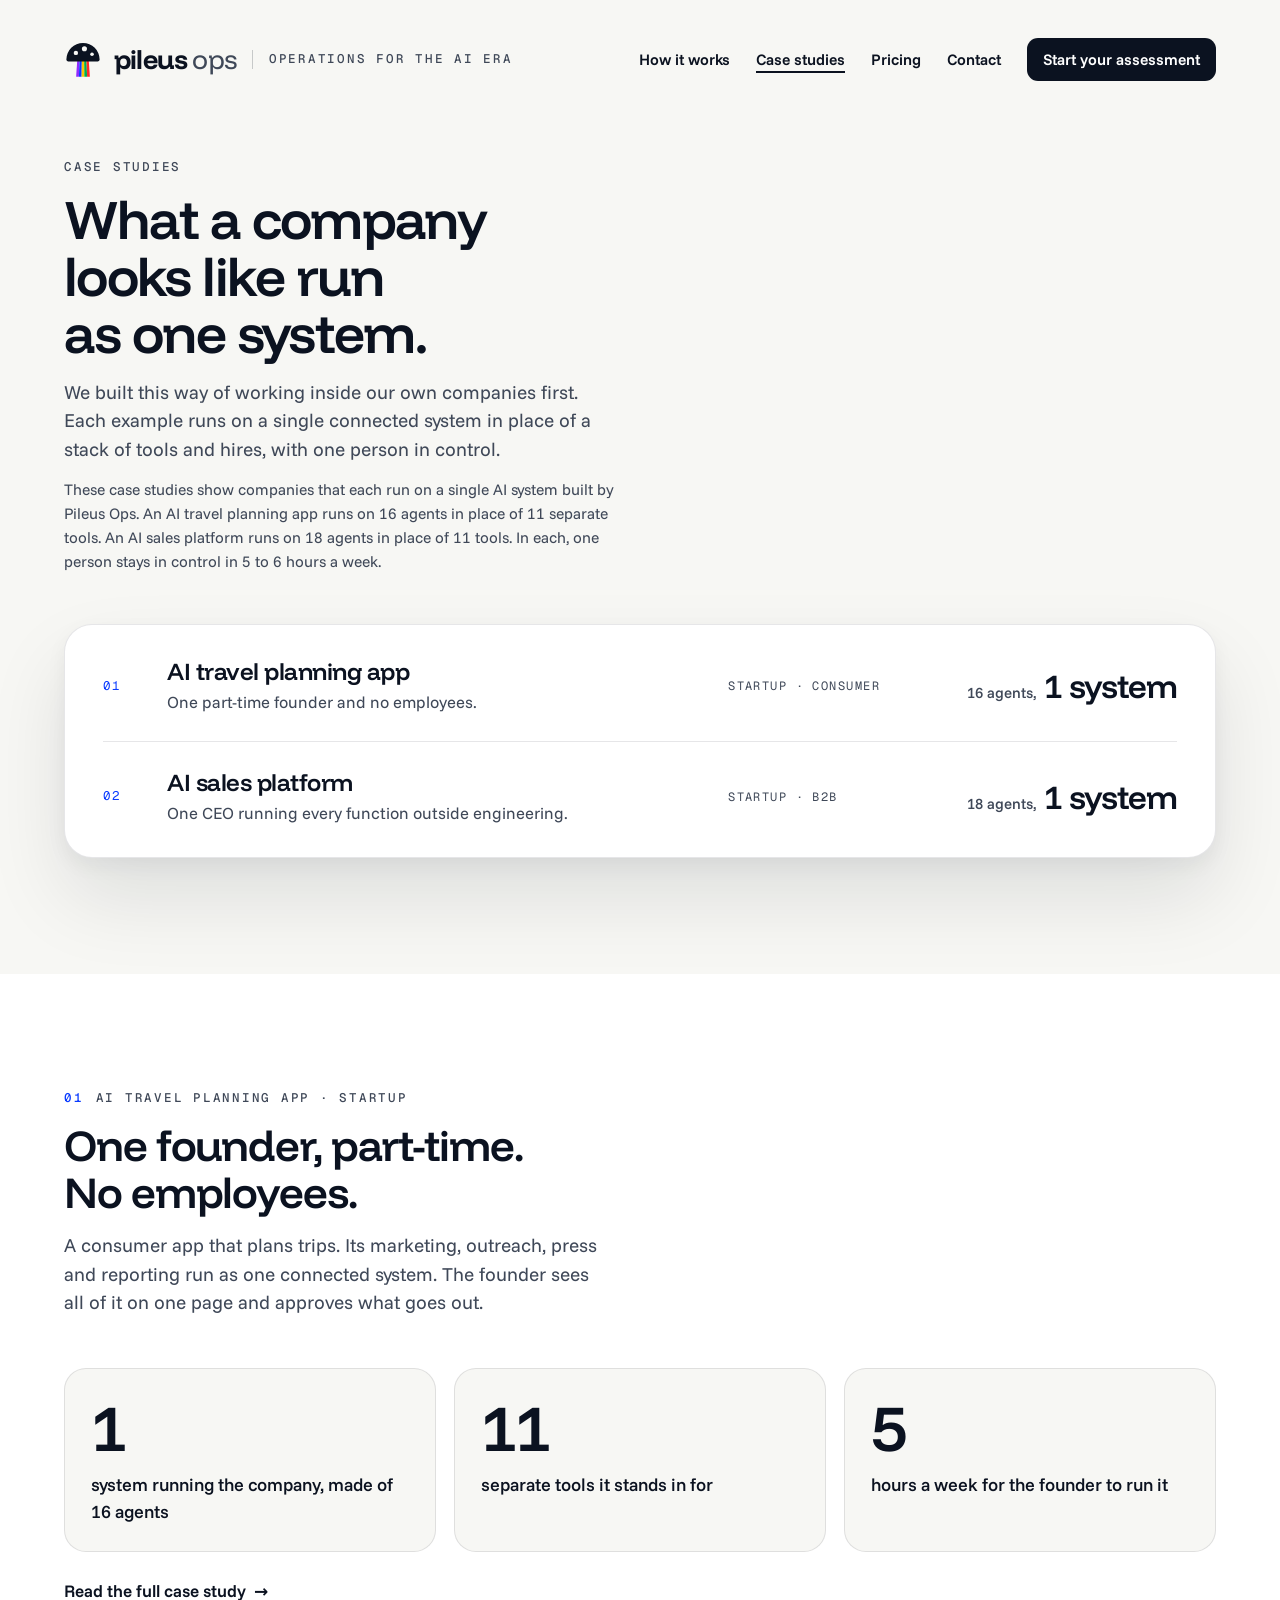
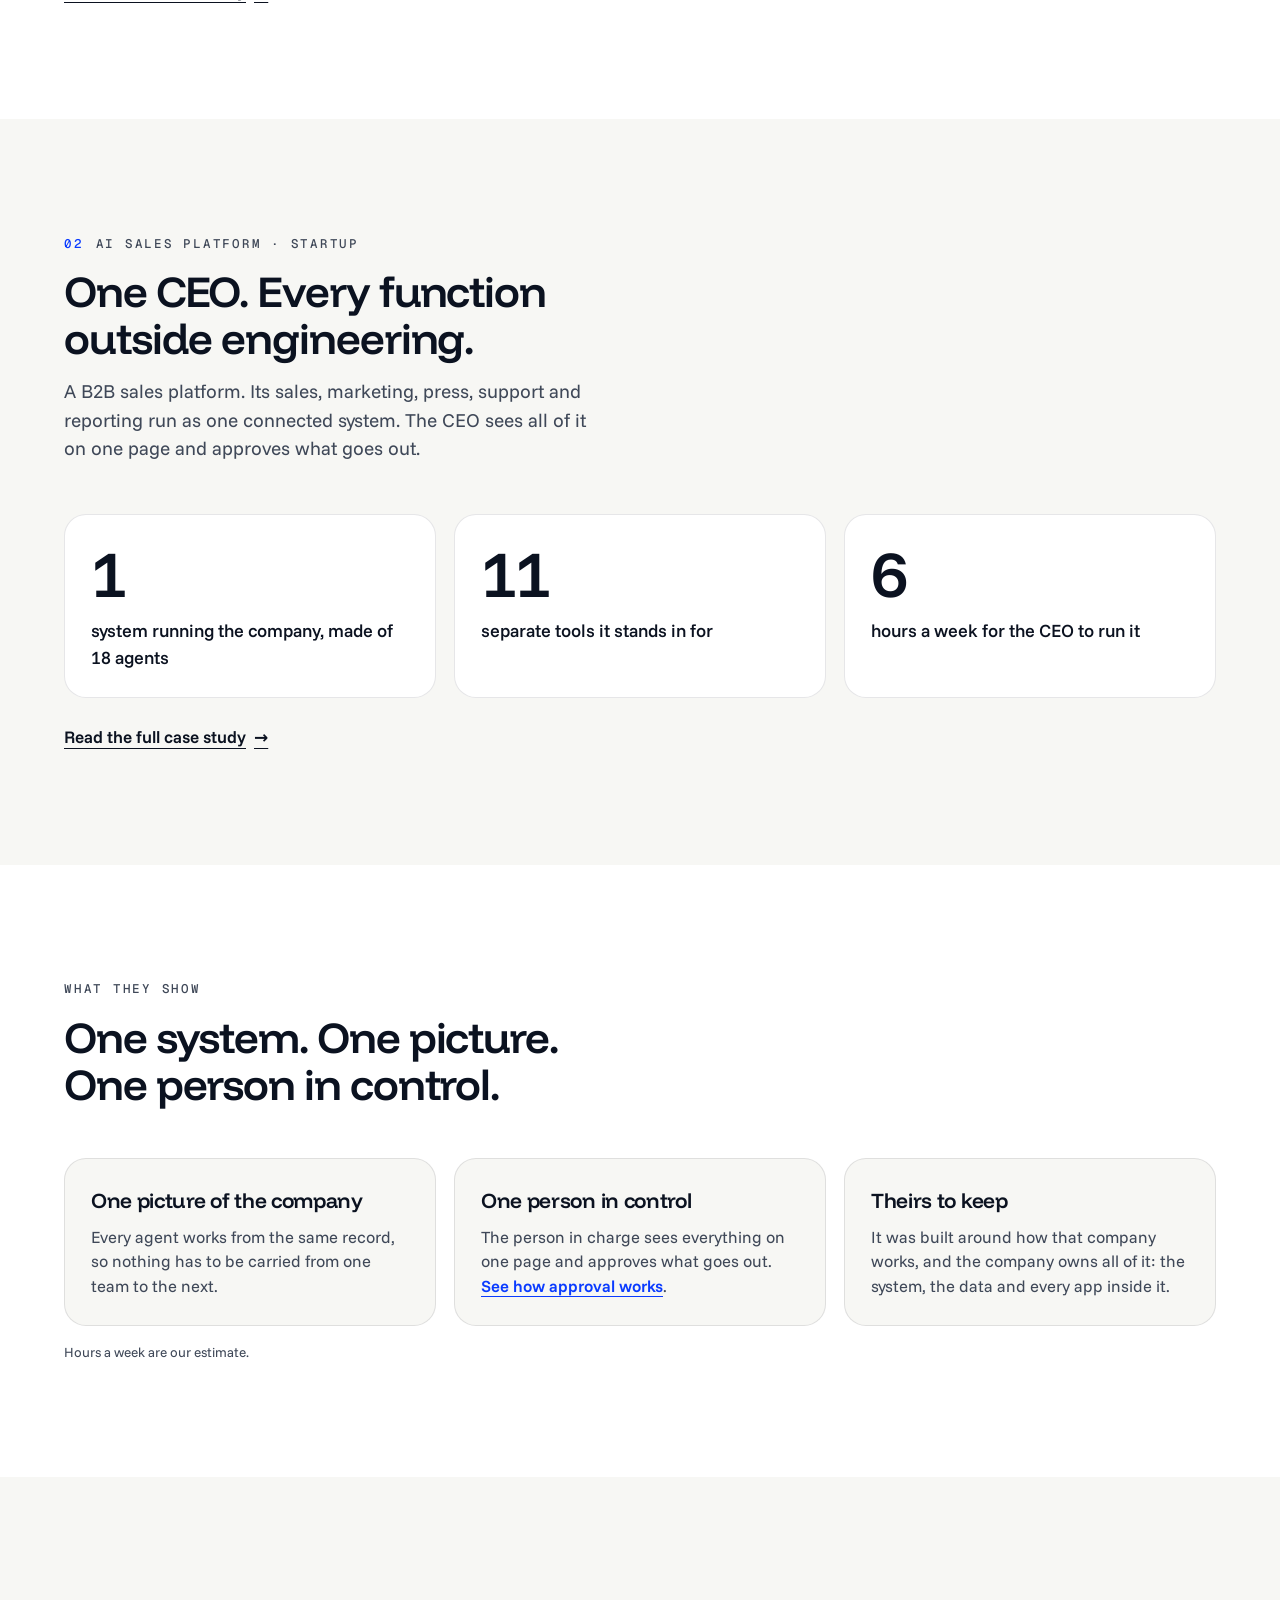
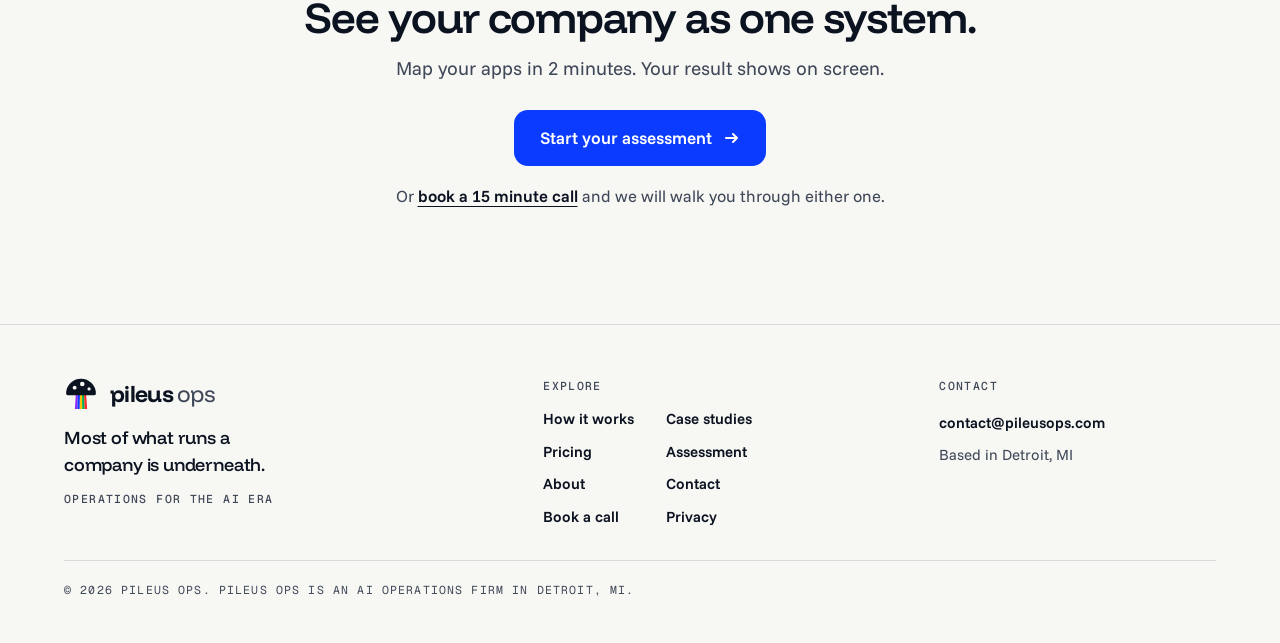
<file: case-studies/index.html>
<!DOCTYPE html>
<html lang="en">
<head>
<meta charset="utf-8">
<meta name="viewport" content="width=device-width, initial-scale=1">
<title>AI operations case studies: 11 tools, 1 system | Pileus Ops</title>
<meta name="description" content="Companies run on one AI system: 16 to 18 agents in place of 11 separate tools, with one person in control. See how each one fits together.">
<link rel="canonical" href="https://pileusops.com/case-studies/">
<link rel="icon" type="image/svg+xml" href="/favicon.svg">
<meta property="og:type" content="website">
<meta property="og:site_name" content="Pileus Ops">
<meta property="og:url" content="https://pileusops.com/case-studies/">
<meta property="og:title" content="AI operations case studies: 11 tools, 1 system | Pileus Ops">
<meta property="og:description" content="Companies run on one AI system: 16 to 18 agents in place of 11 separate tools, with one person in control. See how each one fits together.">
<meta property="og:image" content="https://pileusops.com/og.png">
<meta property="og:image:width" content="1200">
<meta property="og:image:height" content="630">
<meta property="og:image:alt" content="Pileus Ops. Turn the apps you already run into one AI system you control.">
<meta name="twitter:card" content="summary_large_image">
<meta name="twitter:image" content="https://pileusops.com/og.png">
<script>document.documentElement.classList.add("js")</script>
<link rel="preconnect" href="https://fonts.googleapis.com">
<link rel="preconnect" href="https://fonts.gstatic.com" crossorigin>
<link rel="stylesheet" href="https://fonts.googleapis.com/css2?family=Funnel+Display:wght@500;600;700&family=Funnel+Sans:wght@400;500;600&family=Geist+Mono:wght@500&display=swap">
<link rel="stylesheet" href="/site.css?v=202611260912">
<script type="application/ld+json">
{
  "@context": "https://schema.org",
  "@graph": [
    {
      "@type": "ProfessionalService",
      "@id": "https://pileusops.com/#organization",
      "name": "Pileus Ops",
      "legalName": "Opsmith LLC",
      "url": "https://pileusops.com/",
      "logo": "https://pileusops.com/logo.png",
      "image": "https://pileusops.com/og.png",
      "slogan": "Operations for the AI era",
      "description": "Pileus Ops is an AI operations firm in Detroit, Michigan. It turns the apps a company already runs into one system of custom AI agents and apps that the company owns, at fixed prices.",
      "email": "contact@pileusops.com",
      "address": {
        "@type": "PostalAddress",
        "addressLocality": "Detroit",
        "addressRegion": "MI",
        "addressCountry": "US"
      },
      "areaServed": "US",
      "priceRange": "$5,000 to $25,000+",
      "founder": {
        "@id": "https://pileusops.com/about/#jaclyn-curtis"
      },
      "knowsAbout": [
        "AI operations",
        "Custom AI agents",
        "Business process automation",
        "Software integration",
        "SaaS consolidation"
      ],
      "sameAs": [
        "https://www.linkedin.com/company/pileusops/"
      ]
    },
    {
      "@type": "WebSite",
      "@id": "https://pileusops.com/#website",
      "url": "https://pileusops.com/",
      "name": "Pileus Ops",
      "publisher": {
        "@id": "https://pileusops.com/#organization"
      },
      "inLanguage": "en-US"
    }
  ]
}
</script>
<script type="application/ld+json">
{
  "@context": "https://schema.org",
  "@graph": [
    {
      "@type": "CollectionPage",
      "@id": "https://pileusops.com/case-studies/#webpage",
      "url": "https://pileusops.com/case-studies/",
      "name": "AI operations case studies: 11 tools, 1 system | Pileus Ops",
      "description": "Companies run on one AI system: 16 to 18 agents in place of 11 separate tools, with one person in control. See how each one fits together.",
      "isPartOf": {
        "@id": "https://pileusops.com/#website"
      },
      "about": {
        "@id": "https://pileusops.com/#organization"
      },
      "inLanguage": "en-US",
      "hasPart": [
        {
          "@id": "https://pileusops.com/case-studies/ai-travel-planning-app/#webpage"
        },
        {
          "@id": "https://pileusops.com/case-studies/ai-sales-platform/#webpage"
        }
      ]
    },
    {
      "@type": "BreadcrumbList",
      "itemListElement": [
        {
          "@type": "ListItem",
          "position": 1,
          "name": "Home",
          "item": "https://pileusops.com/"
        },
        {
          "@type": "ListItem",
          "position": 2,
          "name": "Case studies",
          "item": "https://pileusops.com/case-studies/"
        }
      ]
    }
  ]
}
</script>
</head>
<body>
<div class="bar">
  <header class="top">
    <a class="brand" href="/" aria-label="Pileus Ops">
      <svg aria-hidden="true" width="38" height="38" viewBox="0 0 40 40"><path d="M14.00 19H16.40L15.68 37.5H12.80z" fill="#8F2BFF"/><path d="M16.40 19H18.80L18.56 37.5H15.68z" fill="#0A3BFF"/><path d="M18.80 19H21.20L21.44 37.5H18.56z" fill="#FFC400"/><path d="M21.20 19H23.60L24.32 37.5H21.44z" fill="#00B050"/><path d="M23.60 19H26.00L27.20 37.5H24.32z" fill="#FF2B2B"/><path d="M2.5 19.5a17.5 17.5 0 0 1 35 0c0 1.1-.9 2-2 2h-31c-1.1 0-2-.9-2-2z" fill="#0B1220"/><circle cx="12.5" cy="12.5" r="2.3" fill="#F7F7F4"/><circle cx="21.5" cy="8.2" r="2.7" fill="#F7F7F4"/><circle cx="29.5" cy="14" r="1.9" fill="#F7F7F4"/></svg>
      <span>pileus <span class="ops">ops</span></span></a>
    <span class="tag">Operations for the AI era</span>
    <nav class="nav" aria-label="Page"><a href="/how-it-works/">How it works</a><a href="/case-studies/" aria-current="page">Case studies</a><a href="/pricing/">Pricing</a><a href="/contact/">Contact</a><a class="go" href="/assessment/">Start your assessment</a></nav>
  </header>
</div>
<section class="band phead">
  <div class="in">
    <p class="eyebrow">Case studies</p>
    <h1 class="h1">What a company looks like run as one system.</h1>
    <p class="sub">We built this way of working inside our own companies first. Each example runs on a single connected system in place of a stack of tools and hires, with one person in control.</p>
<p class="def">These case studies show companies that each run on a single AI system built by Pileus Ops. An AI travel planning app runs on 16 agents in place of 11 separate tools. An AI sales platform runs on 18 agents in place of 11 tools. In each, one person stays in control in 5 to 6 hours a week.</p>

    <div class="rate">
      <a href="/case-studies/ai-travel-planning-app/"><span class="n">01</span><div><h2>AI travel planning app</h2><p>One part-time founder and no employees.</p></div><span class="t">Startup · Consumer</span><span class="p"><small>16 agents,</small>1 system</span></a>
      <a href="/case-studies/ai-sales-platform/"><span class="n">02</span><div><h2>AI sales platform</h2><p>One CEO running every function outside engineering.</p></div><span class="t">Startup · B2B</span><span class="p"><small>18 agents,</small>1 system</span></a>
    </div>
  </div>
</section>

<section class="band white" id="travel">
  <div class="in">
    <p class="eyebrow rv"><span class="num">01</span>AI travel planning app · Startup</p>
    <h2 class="rv"><a class="cstitle" href="/case-studies/ai-travel-planning-app/">One founder, <span style="white-space:nowrap">part-time</span>. No employees.</a></h2>
    <p class="sub rv">A consumer app that plans trips. Its marketing, outreach, press and reporting run as one connected system. The founder sees all of it on one page and approves what goes out.</p>
    <div class="grid g3">
      <div class="card stat rv"><b>1</b><p>system running the company, made of 16 agents</p></div>
      <div class="card stat rv"><b>11</b><p>separate tools it stands in for</p></div>
      <div class="card stat rv"><b>5</b><p>hours a week for the founder to run it</p></div>
    </div>
    <a class="more rv" href="/case-studies/ai-travel-planning-app/">Read the full case study</a>
  </div>
</section>

<section class="band" id="sales">
  <div class="in">
    <p class="eyebrow rv"><span class="num">02</span>AI sales platform · Startup</p>
    <h2 class="rv"><a class="cstitle" href="/case-studies/ai-sales-platform/">One CEO. Every function outside engineering.</a></h2>
    <p class="sub rv">A B2B sales platform. Its sales, marketing, press, support and reporting run as one connected system. The CEO sees all of it on one page and approves what goes out.</p>
    <div class="grid g3">
      <div class="card stat rv"><b>1</b><p>system running the company, made of 18 agents</p></div>
      <div class="card stat rv"><b>11</b><p>separate tools it stands in for</p></div>
      <div class="card stat rv"><b>6</b><p>hours a week for the CEO to run it</p></div>
    </div>
    <a class="more rv" href="/case-studies/ai-sales-platform/">Read the full case study</a>
  </div>
</section>

<section class="band white">
  <div class="in">
    <p class="eyebrow rv">What they show</p>
    <h2 class="rv">One system. One picture. One person in control.</h2>
    <div class="grid g3">
      <div class="card rv"><h3>One picture of the company</h3><p>Every agent works from the same record, so nothing has to be carried from one team to the next.</p></div>
      <div class="card rv"><h3>One person in control</h3><p>The person in charge sees everything on one page and approves what goes out. <a href="/how-it-works/#control">See how approval works</a>.</p></div>
      <div class="card rv"><h3>Theirs to keep</h3><p>It was built around how that company works, and the company owns all of it: the system, the data and every app inside it.</p></div>
    </div>
    <p class="note pad">Hours a week are our estimate.</p>
  </div>
</section>

<section class="band final">
  <div class="in">
    <h2 class="rv">See your company as one system.</h2>
    <p class="sub rv">Map your apps in 2 minutes. Your result shows on screen.</p>
    <a class="cta rv" href="/assessment/">Start your assessment
      <svg aria-hidden="true" width="16" height="16" viewBox="0 0 16 16" fill="none" stroke="currentColor" stroke-width="2" stroke-linecap="round" stroke-linejoin="round"><path d="M2 8h11M9 4l4 4-4 4"/></svg></a>
    <p class="alt rv">Or <a href="/call/">book a 15 minute call</a> and we will walk you through either one.</p>
  </div>
</section>
<footer class="foot">
  <div class="in">
    <div class="fbrand">
      <a class="brand" href="/" aria-label="Pileus Ops home"><svg aria-hidden="true" width="34" height="34" viewBox="0 0 40 40"><path d="M14.00 19H16.40L15.68 37.5H12.80z" fill="#8F2BFF"/><path d="M16.40 19H18.80L18.56 37.5H15.68z" fill="#0A3BFF"/><path d="M18.80 19H21.20L21.44 37.5H18.56z" fill="#FFC400"/><path d="M21.20 19H23.60L24.32 37.5H21.44z" fill="#00B050"/><path d="M23.60 19H26.00L27.20 37.5H24.32z" fill="#FF2B2B"/><path d="M2.5 19.5a17.5 17.5 0 0 1 35 0c0 1.1-.9 2-2 2h-31c-1.1 0-2-.9-2-2z" fill="#0B1220"/><circle cx="12.5" cy="12.5" r="2.3" fill="#F7F7F4"/><circle cx="21.5" cy="8.2" r="2.7" fill="#F7F7F4"/><circle cx="29.5" cy="14" r="1.9" fill="#F7F7F4"/></svg> <span>pileus <span class="ops">ops</span></span></a>
      <p class="line">Most of what runs a company is underneath.</p>
      <p class="ftag">Operations for the AI era</p>
    </div>
    <div class="fcol">
      <p class="fh">Explore</p>
      <nav aria-label="Footer"><a href="/how-it-works/">How it works</a><a href="/case-studies/" aria-current="page">Case studies</a><a href="/pricing/">Pricing</a><a href="/assessment/">Assessment</a><a href="/about/">About</a><a href="/contact/">Contact</a><a href="/call/">Book a call</a><a href="/privacy/">Privacy</a></nav>
    </div>
    <div class="fcol">
      <p class="fh">Contact</p>
      <a class="fmail" href="mailto:contact@pileusops.com">contact@pileusops.com</a>
      <p class="fwhere">Based in Detroit, MI</p>
    </div>
    <small>&copy; 2026 Pileus Ops. Pileus Ops is an AI operations firm in Detroit, MI.</small>
  </div>
</footer>
<script src="/brand.js?v=202611260912"></script>
<script src="/app.js?v=202611260912"></script>
</body>
</html>
</file>
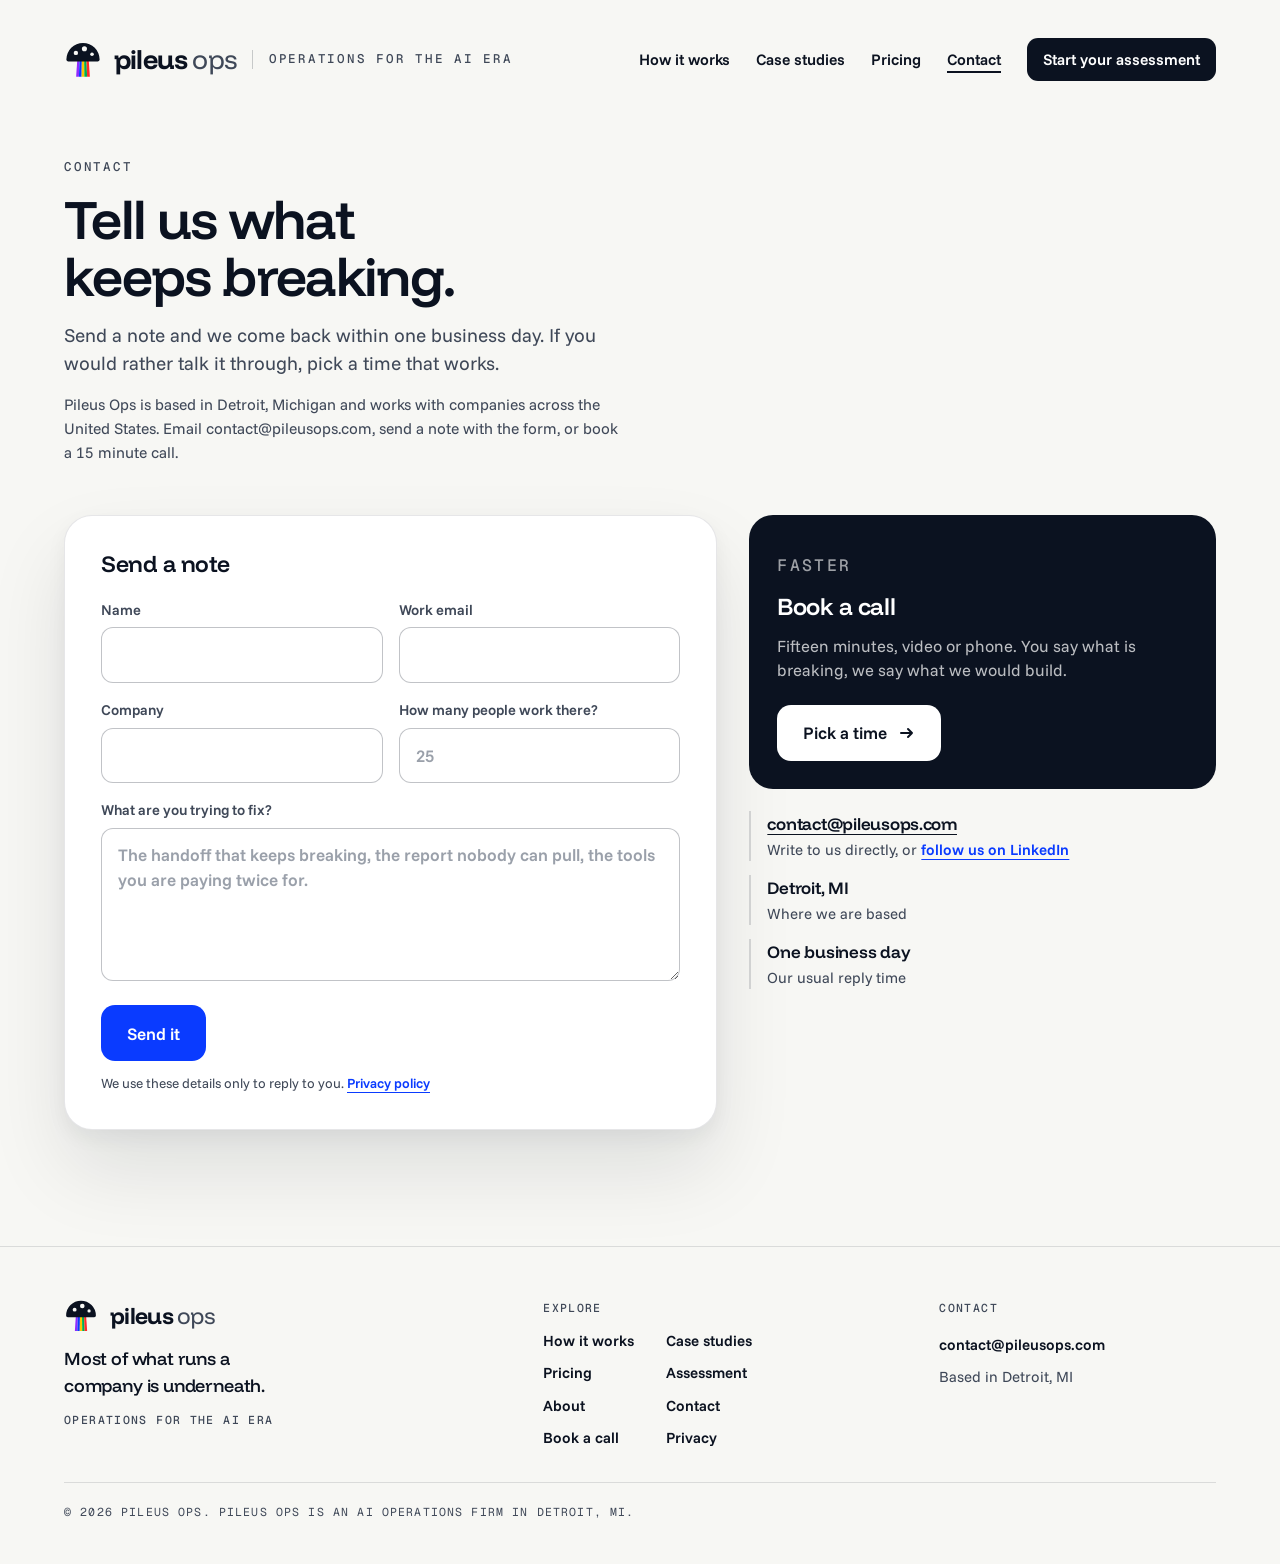
<file: contact/index.html>
<!DOCTYPE html>
<html lang="en">
<head>
<meta charset="utf-8">
<meta name="viewport" content="width=device-width, initial-scale=1">
<title>Contact Pileus Ops | AI operations in Detroit, MI</title>
<meta name="description" content="Contact Pileus Ops in Detroit, MI. Send a note to contact@pileusops.com, book a 15 minute call, or map your company with the free assessment.">
<link rel="canonical" href="https://pileusops.com/contact/">
<link rel="icon" type="image/svg+xml" href="/favicon.svg">
<meta property="og:type" content="website">
<meta property="og:site_name" content="Pileus Ops">
<meta property="og:url" content="https://pileusops.com/contact/">
<meta property="og:title" content="Contact Pileus Ops | AI operations in Detroit, MI">
<meta property="og:description" content="Contact Pileus Ops in Detroit, MI. Send a note to contact@pileusops.com, book a 15 minute call, or map your company with the free assessment.">
<meta property="og:image" content="https://pileusops.com/og.png">
<meta property="og:image:width" content="1200">
<meta property="og:image:height" content="630">
<meta property="og:image:alt" content="Pileus Ops. Turn the apps you already run into one AI system you control.">
<meta name="twitter:card" content="summary_large_image">
<meta name="twitter:image" content="https://pileusops.com/og.png">
<script>document.documentElement.classList.add("js")</script>
<link rel="preconnect" href="https://fonts.googleapis.com">
<link rel="preconnect" href="https://fonts.gstatic.com" crossorigin>
<link rel="stylesheet" href="https://fonts.googleapis.com/css2?family=Funnel+Display:wght@500;600;700&family=Funnel+Sans:wght@400;500;600&family=Geist+Mono:wght@500&display=swap">
<link rel="stylesheet" href="/site.css?v=202611260912">
<script type="application/ld+json">
{
  "@context": "https://schema.org",
  "@graph": [
    {
      "@type": "ProfessionalService",
      "@id": "https://pileusops.com/#organization",
      "name": "Pileus Ops",
      "legalName": "Opsmith LLC",
      "url": "https://pileusops.com/",
      "logo": "https://pileusops.com/logo.png",
      "image": "https://pileusops.com/og.png",
      "slogan": "Operations for the AI era",
      "description": "Pileus Ops is an AI operations firm in Detroit, Michigan. It turns the apps a company already runs into one system of custom AI agents and apps that the company owns, at fixed prices.",
      "email": "contact@pileusops.com",
      "address": {
        "@type": "PostalAddress",
        "addressLocality": "Detroit",
        "addressRegion": "MI",
        "addressCountry": "US"
      },
      "areaServed": "US",
      "priceRange": "$5,000 to $25,000+",
      "founder": {
        "@id": "https://pileusops.com/about/#jaclyn-curtis"
      },
      "knowsAbout": [
        "AI operations",
        "Custom AI agents",
        "Business process automation",
        "Software integration",
        "SaaS consolidation"
      ],
      "sameAs": [
        "https://www.linkedin.com/company/pileusops/"
      ]
    },
    {
      "@type": "WebSite",
      "@id": "https://pileusops.com/#website",
      "url": "https://pileusops.com/",
      "name": "Pileus Ops",
      "publisher": {
        "@id": "https://pileusops.com/#organization"
      },
      "inLanguage": "en-US"
    }
  ]
}
</script>
<script type="application/ld+json">
{
  "@context": "https://schema.org",
  "@graph": [
    {
      "@type": "ContactPage",
      "@id": "https://pileusops.com/contact/#webpage",
      "url": "https://pileusops.com/contact/",
      "name": "Contact Pileus Ops | AI operations in Detroit, MI",
      "description": "Contact Pileus Ops in Detroit, MI. Send a note to contact@pileusops.com, book a 15 minute call, or map your company with the free assessment.",
      "isPartOf": {
        "@id": "https://pileusops.com/#website"
      },
      "about": {
        "@id": "https://pileusops.com/#organization"
      },
      "inLanguage": "en-US"
    },
    {
      "@type": "BreadcrumbList",
      "itemListElement": [
        {
          "@type": "ListItem",
          "position": 1,
          "name": "Home",
          "item": "https://pileusops.com/"
        },
        {
          "@type": "ListItem",
          "position": 2,
          "name": "Contact",
          "item": "https://pileusops.com/contact/"
        }
      ]
    }
  ]
}
</script>
</head>
<body>
<div class="bar">
  <header class="top">
    <a class="brand" href="/" aria-label="Pileus Ops">
      <svg aria-hidden="true" width="38" height="38" viewBox="0 0 40 40"><path d="M14.00 19H16.40L15.68 37.5H12.80z" fill="#8F2BFF"/><path d="M16.40 19H18.80L18.56 37.5H15.68z" fill="#0A3BFF"/><path d="M18.80 19H21.20L21.44 37.5H18.56z" fill="#FFC400"/><path d="M21.20 19H23.60L24.32 37.5H21.44z" fill="#00B050"/><path d="M23.60 19H26.00L27.20 37.5H24.32z" fill="#FF2B2B"/><path d="M2.5 19.5a17.5 17.5 0 0 1 35 0c0 1.1-.9 2-2 2h-31c-1.1 0-2-.9-2-2z" fill="#0B1220"/><circle cx="12.5" cy="12.5" r="2.3" fill="#F7F7F4"/><circle cx="21.5" cy="8.2" r="2.7" fill="#F7F7F4"/><circle cx="29.5" cy="14" r="1.9" fill="#F7F7F4"/></svg>
      <span>pileus <span class="ops">ops</span></span></a>
    <span class="tag">Operations for the AI era</span>
    <nav class="nav" aria-label="Page"><a href="/how-it-works/">How it works</a><a href="/case-studies/">Case studies</a><a href="/pricing/">Pricing</a><a href="/contact/" aria-current="page">Contact</a><a class="go" href="/assessment/">Start your assessment</a></nav>
  </header>
</div>
<section class="band phead">
  <div class="in">
    <p class="eyebrow">Contact</p>
    <h1 class="h1">Tell us what keeps breaking.</h1>
    <p class="sub">Send a note and we come back within one business day. If you would rather talk it through, pick a time that works.</p>
<p class="def">Pileus Ops is based in Detroit, Michigan and works with companies across the United States. Email contact@pileusops.com, send a note with the form, or book a 15 minute call.</p>

    <div class="cx">
      <div class="cxcard">
        <h2>Send a note</h2>
        <form class="cxform" id="cxform">
          <div class="bkfields">
            <label>Name<input id="cxName" autocomplete="name" required></label>
            <label>Work email<input type="email" id="cxEmail" autocomplete="email" required></label>
            <label>Company<input id="cxCo" autocomplete="organization"></label>
            <label>How many people work there?<input id="cxSize" inputmode="numeric" placeholder="25"></label>
            <label class="wide">What are you trying to fix?<textarea id="cxNote" rows="5" required placeholder="The handoff that keeps breaking, the report nobody can pull, the tools you are paying twice for."></textarea></label>
          </div>
          <input type="checkbox" id="cxBot" tabindex="-1" autocomplete="off" aria-hidden="true" style="position:absolute;left:-9999px;opacity:0">
          <button class="cta" type="submit" id="cxSend">Send it</button>
          <p class="formprivacy">We use these details only to reply to you. <a href="/privacy/">Privacy policy</a></p>
          <p class="sent" id="cxSent" role="status" hidden></p>
        </form>
      </div>

      <div class="cxside">
        <div class="cxroute">
          <p class="eyebrow">Faster</p>
          <h3>Book a call</h3>
          <p>Fifteen minutes, video or phone. You say what is breaking, we say what we would build.</p>
          <a class="cta" href="/call/">Pick a time
            <svg aria-hidden="true" width="16" height="16" viewBox="0 0 16 16" fill="none" stroke="currentColor" stroke-width="2" stroke-linecap="round" stroke-linejoin="round"><path d="M2 8h11M9 4l4 4-4 4"/></svg></a>
        </div>
        <ul class="cxfacts">
          <li><b><a href="mailto:contact@pileusops.com">contact@pileusops.com</a></b><span>Write to us directly, or <a href="https://www.linkedin.com/company/pileusops/" target="_blank" rel="noopener">follow us on LinkedIn</a></span></li>
          <li><b>Detroit, MI</b><span>Where we are based</span></li>
          <li><b>One business day</b><span>Our usual reply time</span></li>
        </ul>
      </div>
    </div>
  </div>
</section>
<footer class="foot">
  <div class="in">
    <div class="fbrand">
      <a class="brand" href="/" aria-label="Pileus Ops home"><svg aria-hidden="true" width="34" height="34" viewBox="0 0 40 40"><path d="M14.00 19H16.40L15.68 37.5H12.80z" fill="#8F2BFF"/><path d="M16.40 19H18.80L18.56 37.5H15.68z" fill="#0A3BFF"/><path d="M18.80 19H21.20L21.44 37.5H18.56z" fill="#FFC400"/><path d="M21.20 19H23.60L24.32 37.5H21.44z" fill="#00B050"/><path d="M23.60 19H26.00L27.20 37.5H24.32z" fill="#FF2B2B"/><path d="M2.5 19.5a17.5 17.5 0 0 1 35 0c0 1.1-.9 2-2 2h-31c-1.1 0-2-.9-2-2z" fill="#0B1220"/><circle cx="12.5" cy="12.5" r="2.3" fill="#F7F7F4"/><circle cx="21.5" cy="8.2" r="2.7" fill="#F7F7F4"/><circle cx="29.5" cy="14" r="1.9" fill="#F7F7F4"/></svg> <span>pileus <span class="ops">ops</span></span></a>
      <p class="line">Most of what runs a company is underneath.</p>
      <p class="ftag">Operations for the AI era</p>
    </div>
    <div class="fcol">
      <p class="fh">Explore</p>
      <nav aria-label="Footer"><a href="/how-it-works/">How it works</a><a href="/case-studies/">Case studies</a><a href="/pricing/">Pricing</a><a href="/assessment/">Assessment</a><a href="/about/">About</a><a href="/contact/" aria-current="page">Contact</a><a href="/call/">Book a call</a><a href="/privacy/">Privacy</a></nav>
    </div>
    <div class="fcol">
      <p class="fh">Contact</p>
      <a class="fmail" href="mailto:contact@pileusops.com">contact@pileusops.com</a>
      <p class="fwhere">Based in Detroit, MI</p>
    </div>
    <small>&copy; 2026 Pileus Ops. Pileus Ops is an AI operations firm in Detroit, MI.</small>
  </div>
</footer>
<script src="/brand.js?v=202611260912"></script>
<script src="/app.js?v=202611260912"></script>
</body>
</html>
</file>
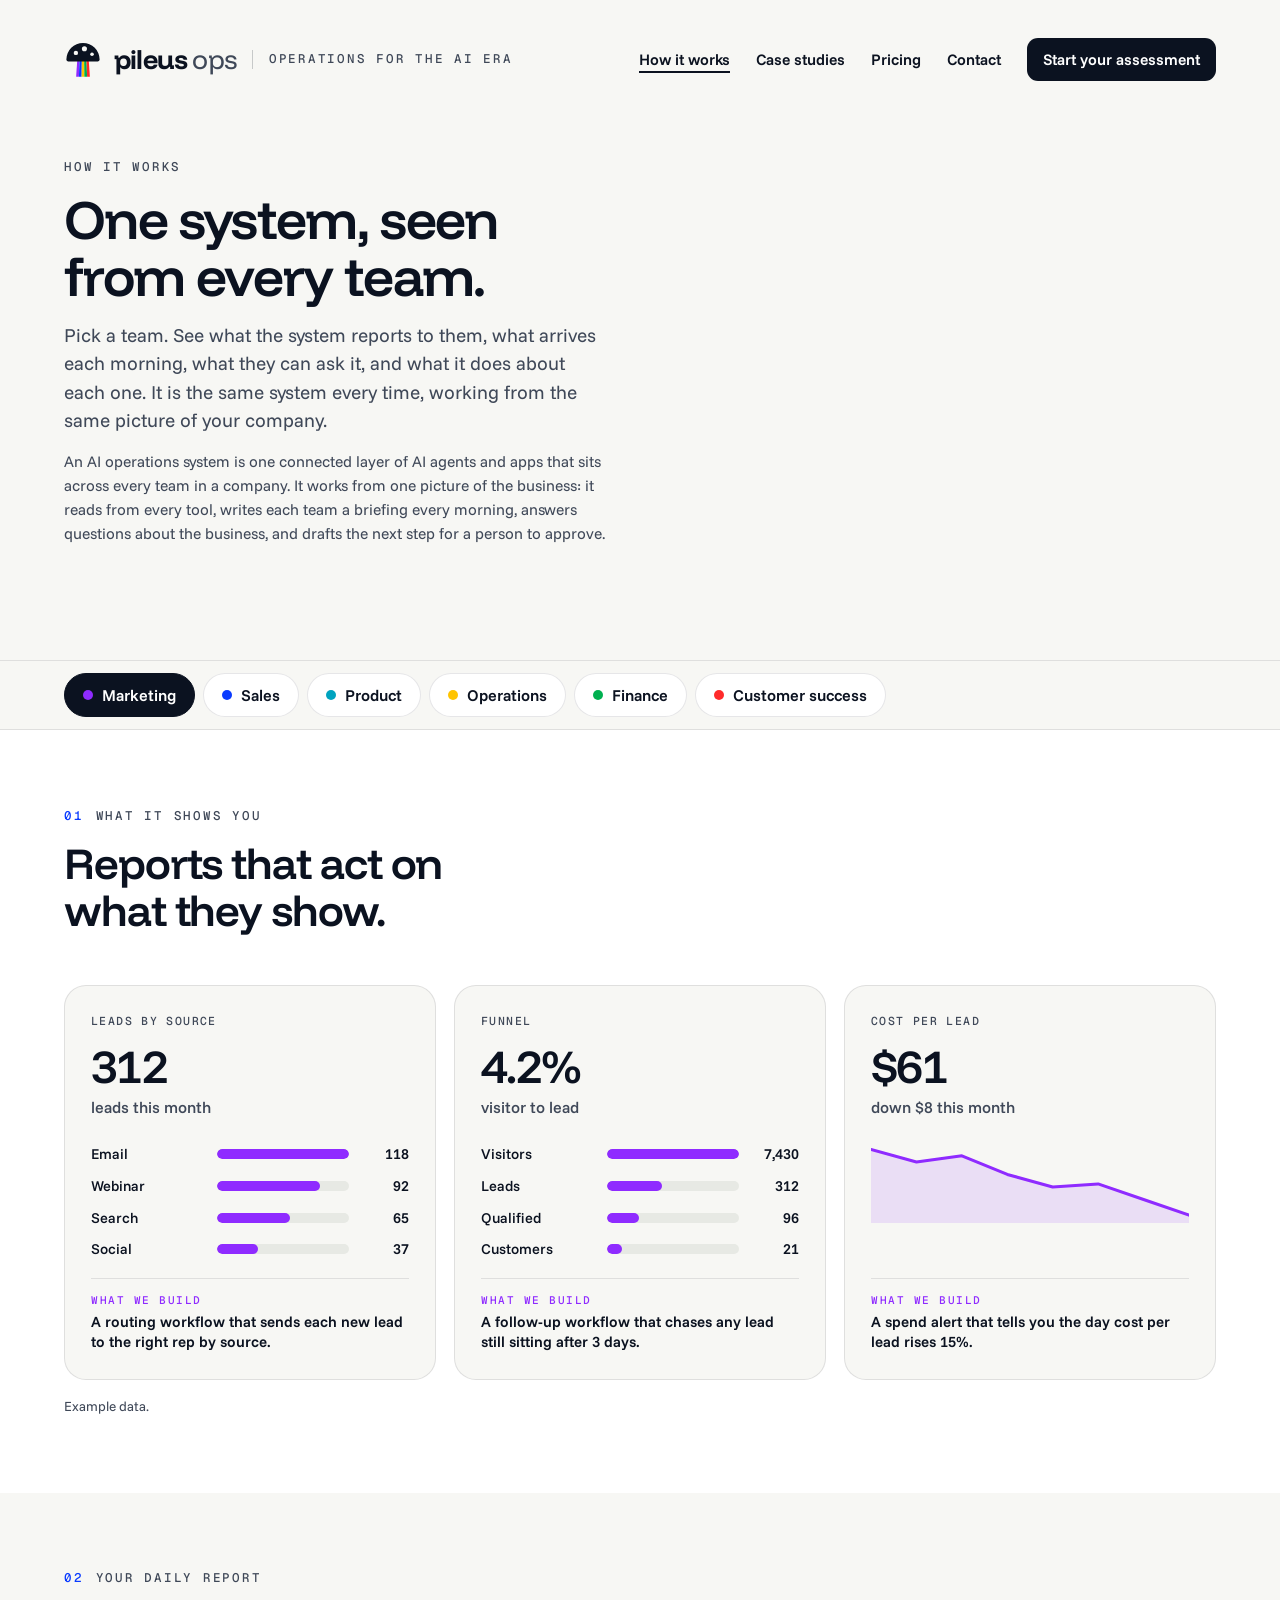
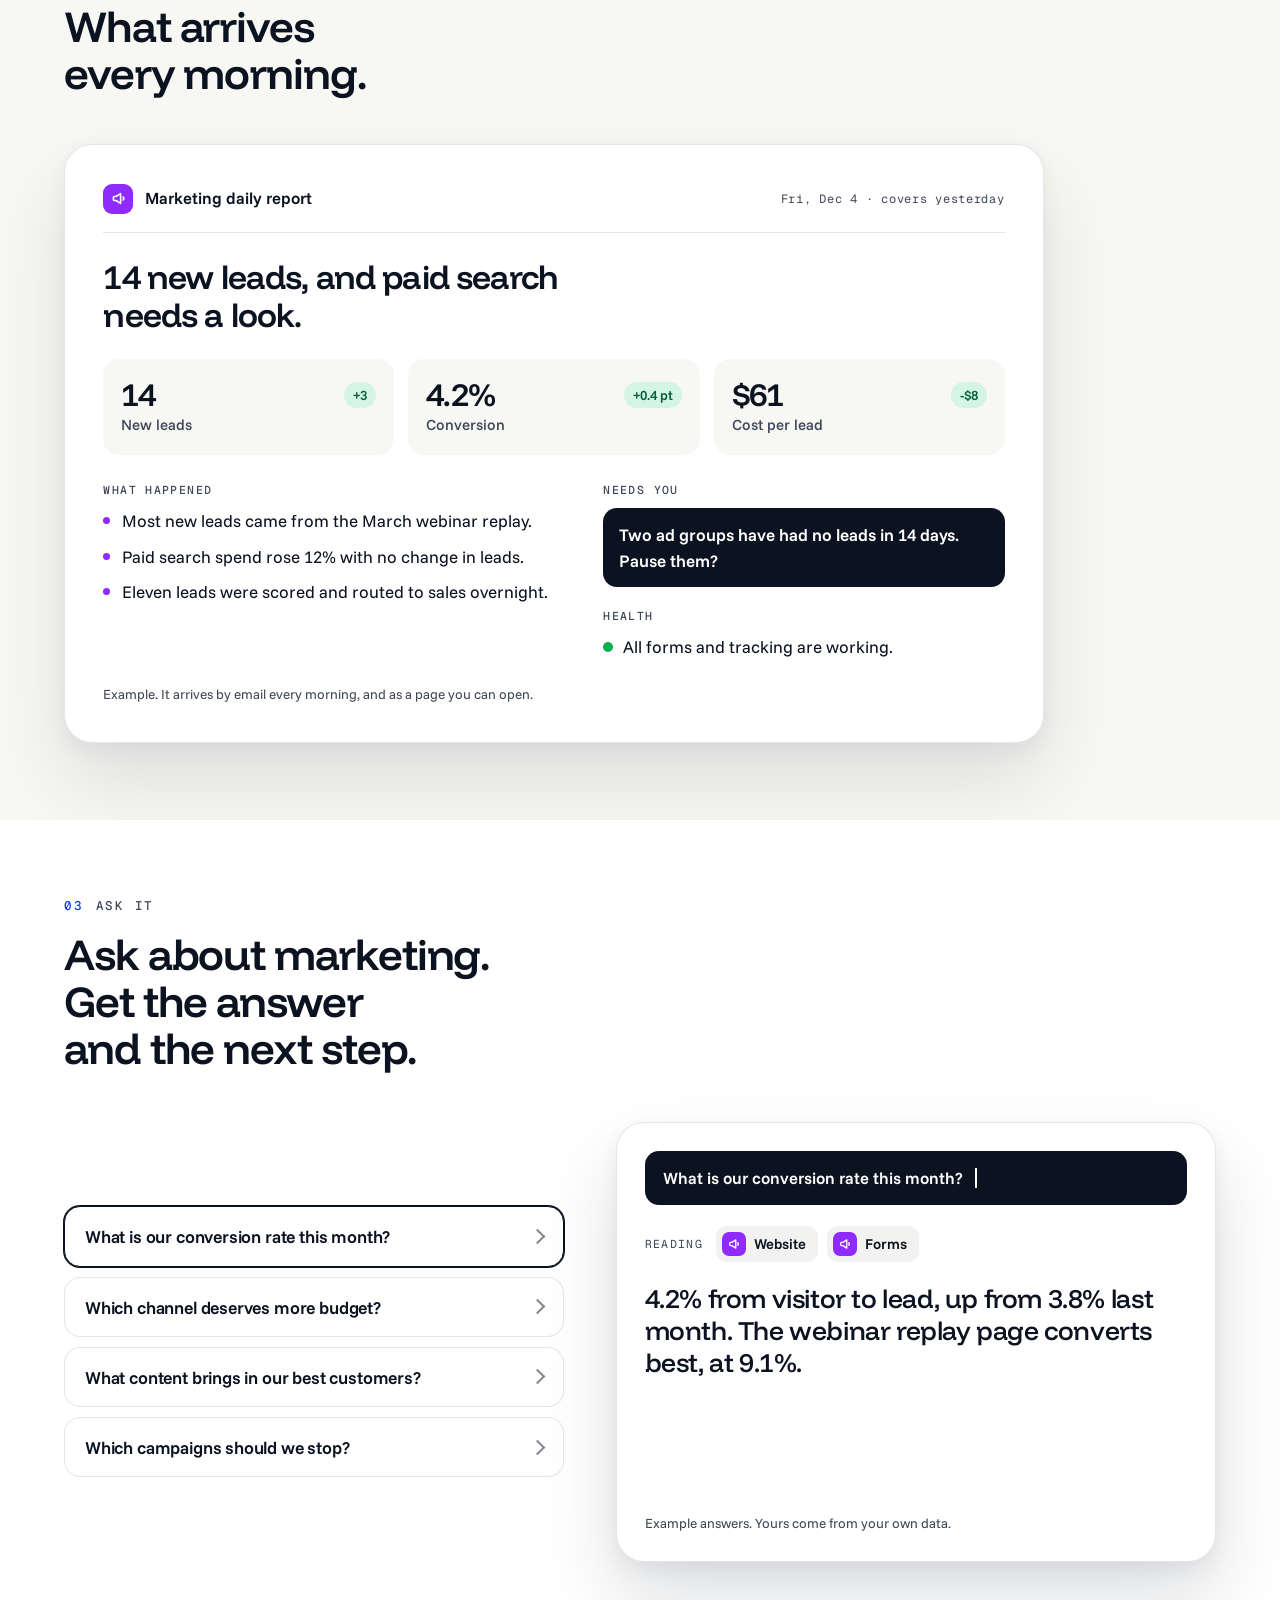
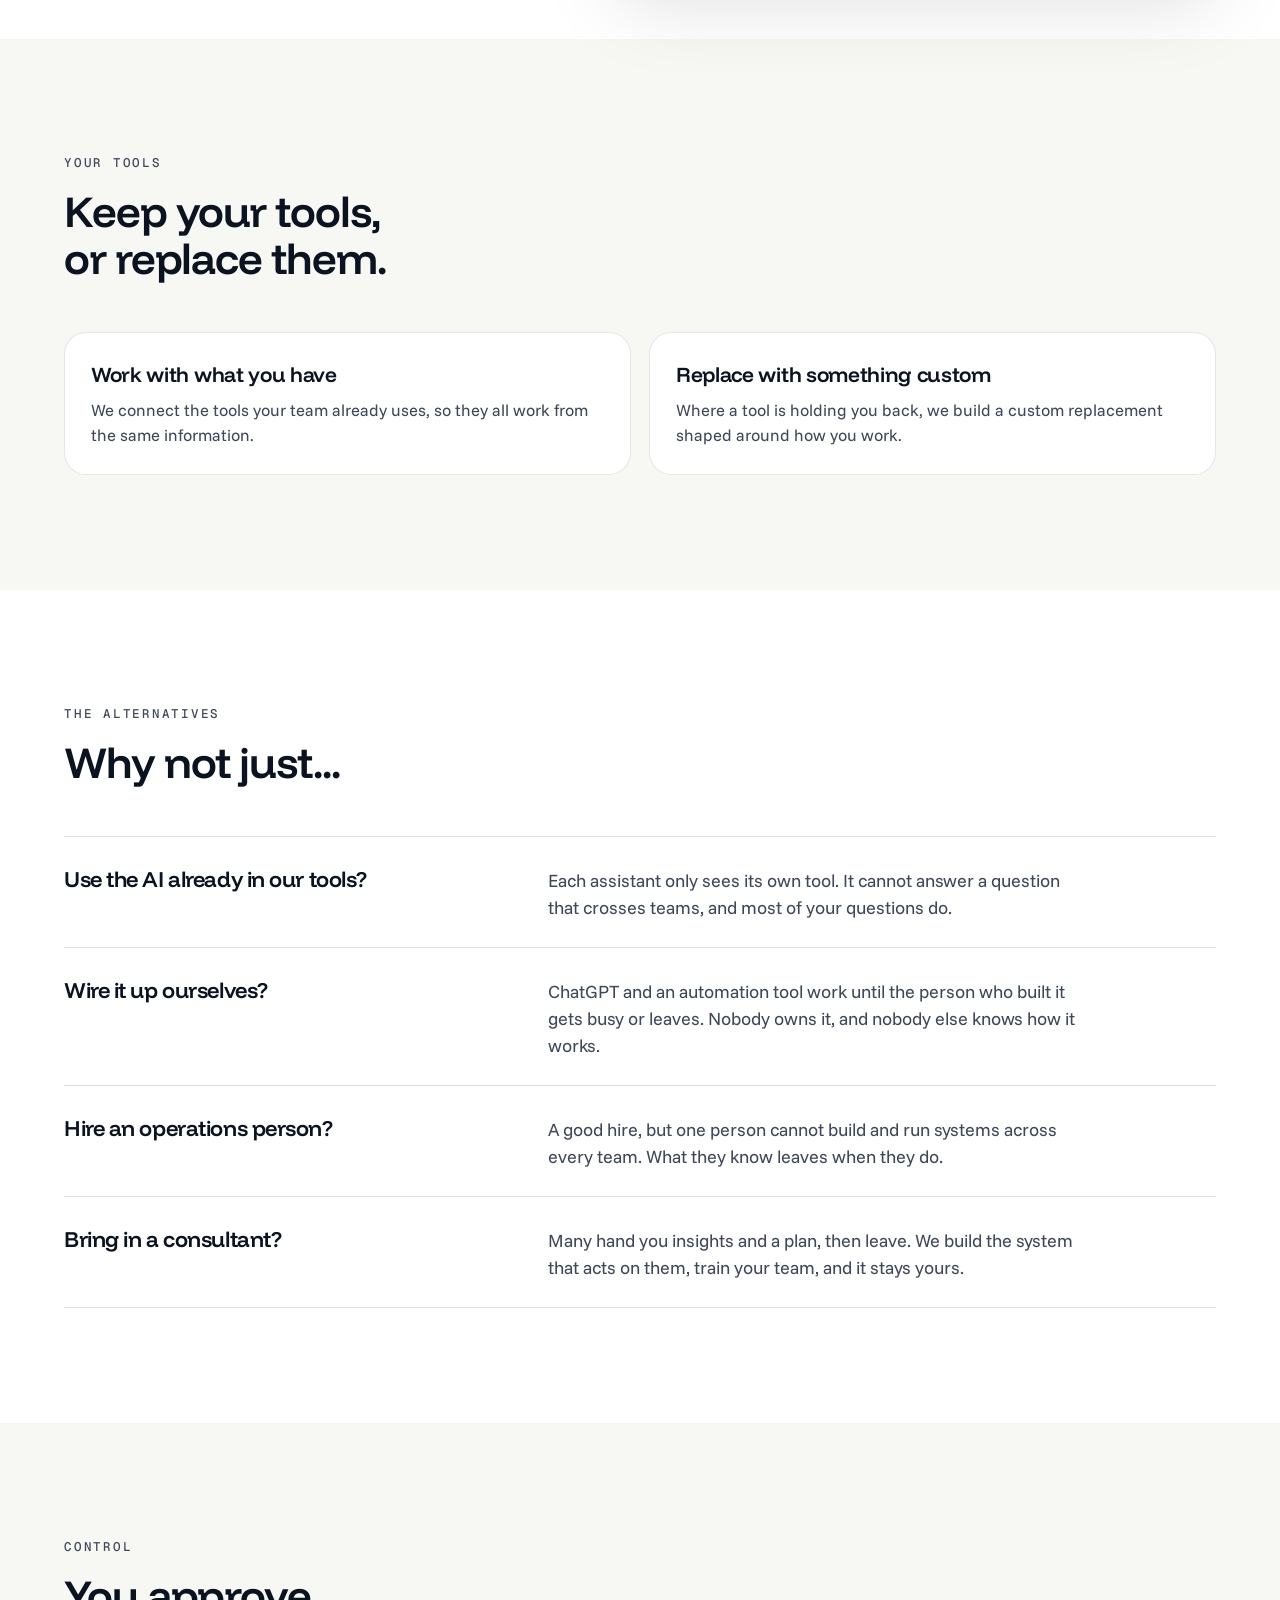
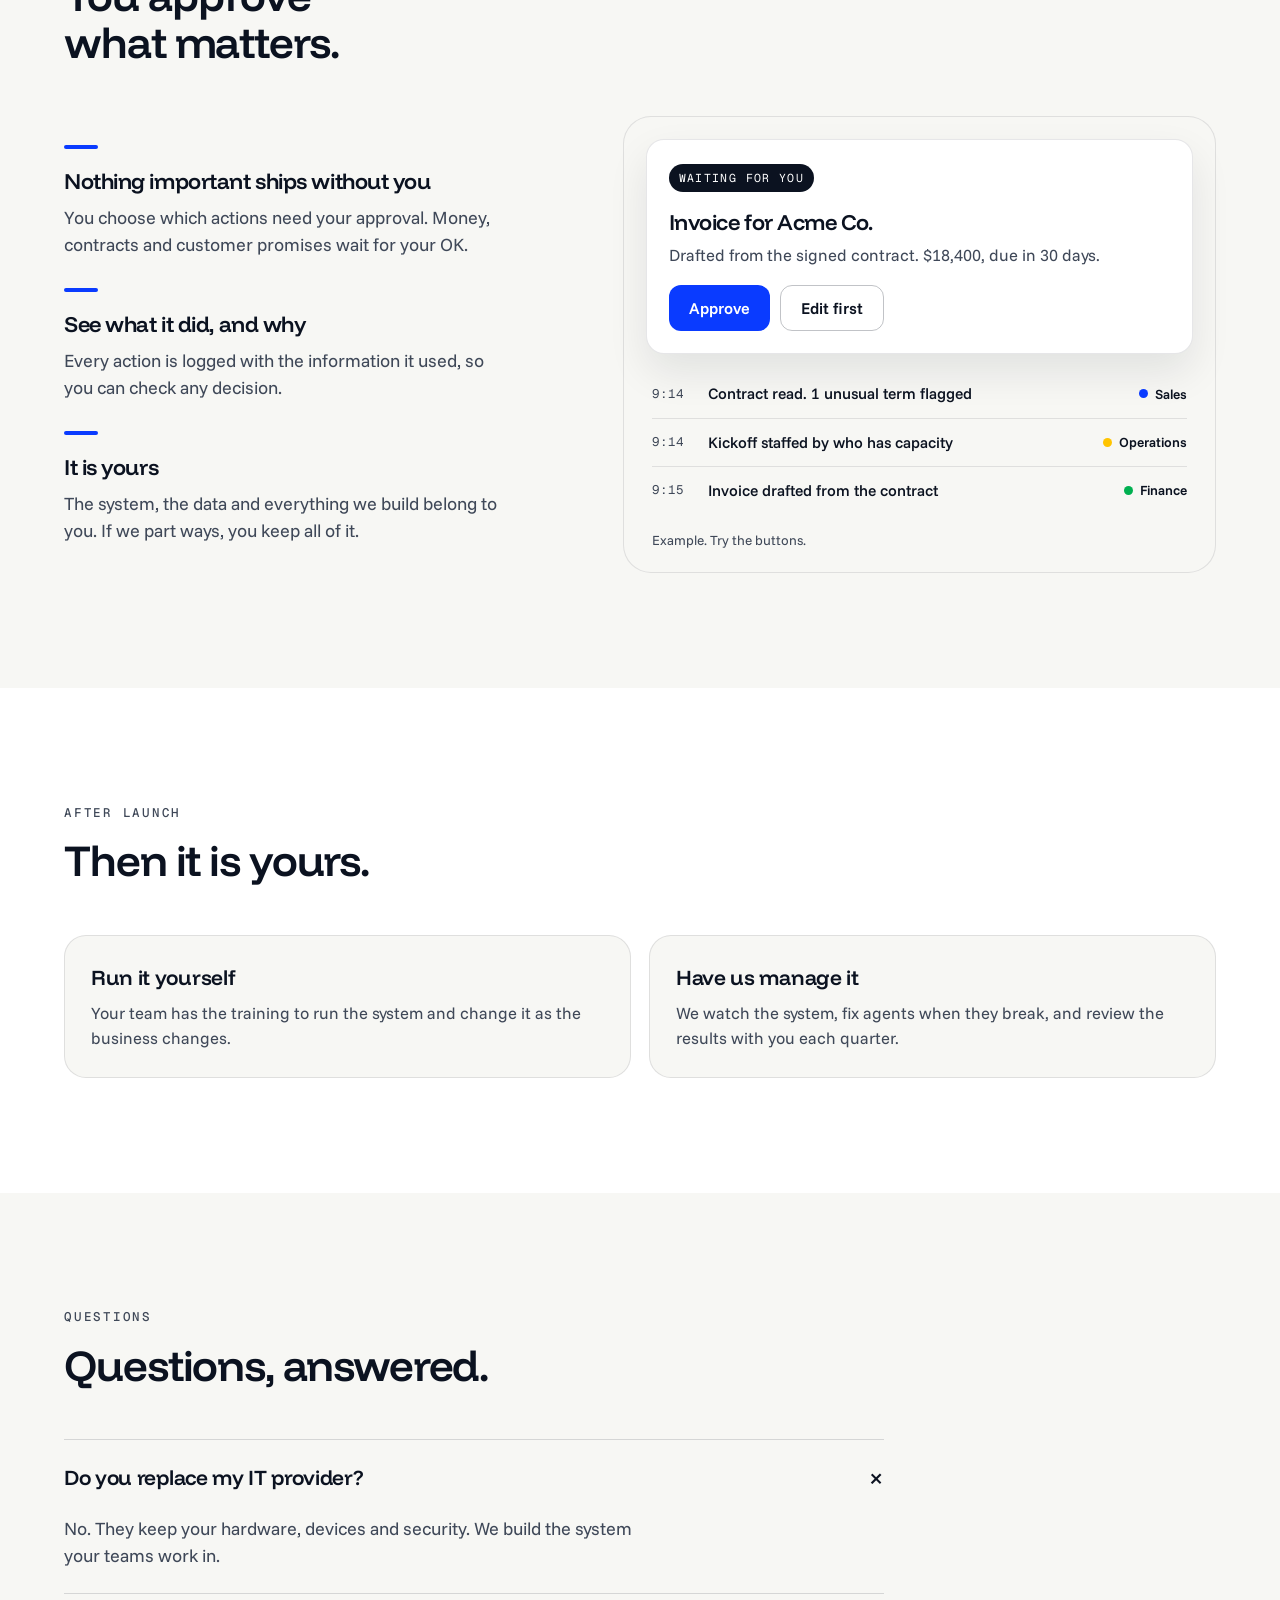
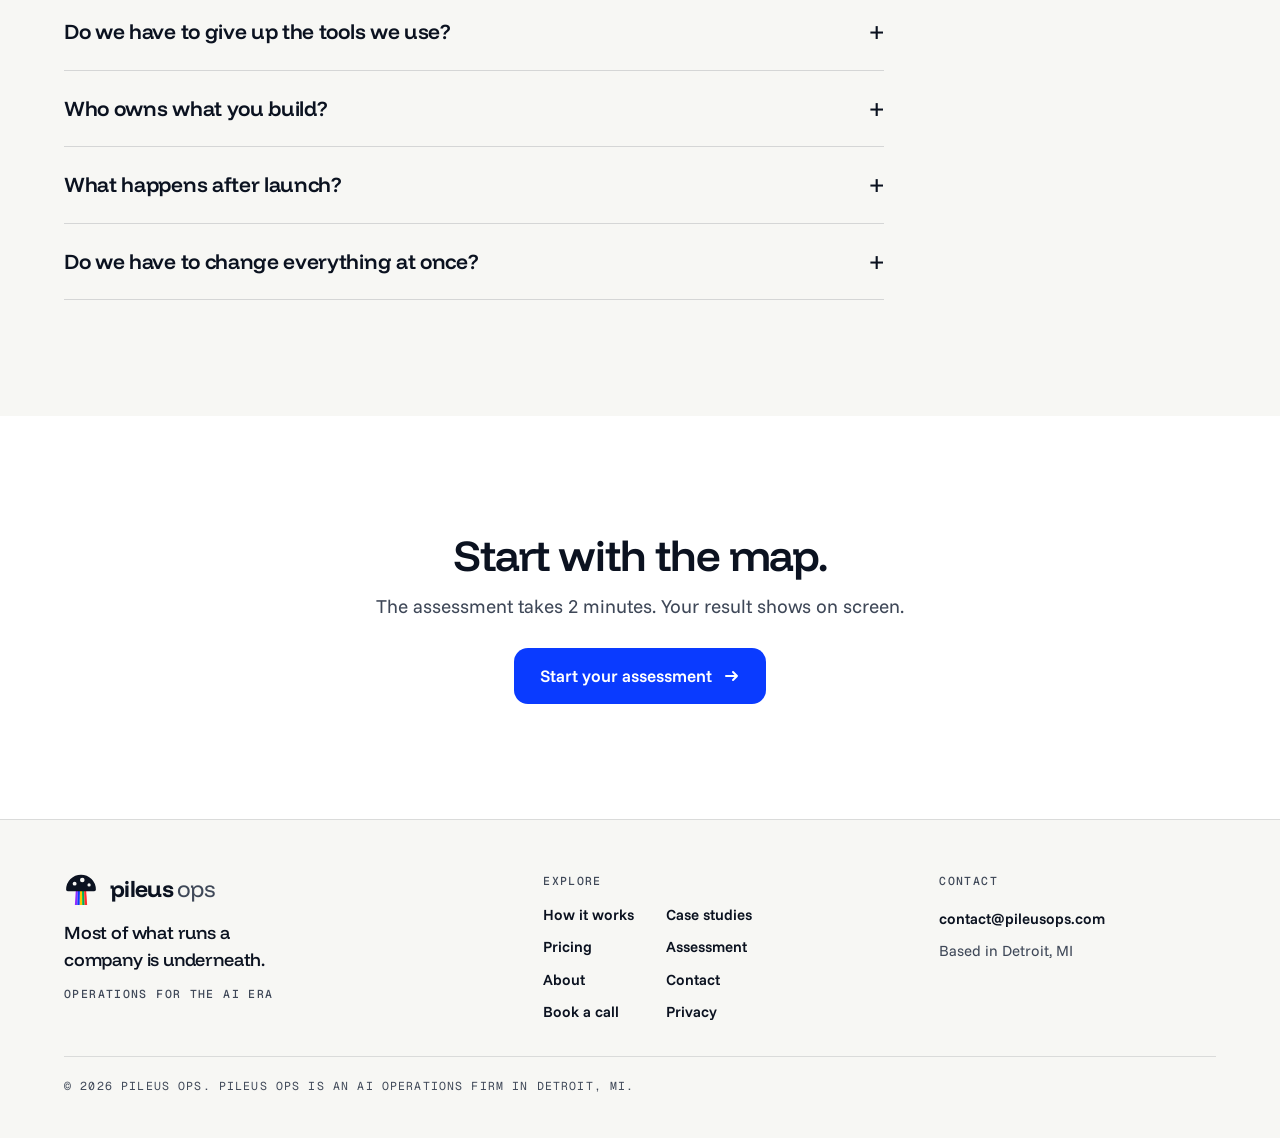
<file: how-it-works/index.html>
<!DOCTYPE html>
<html lang="en">
<head>
<meta charset="utf-8">
<meta name="viewport" content="width=device-width, initial-scale=1">
<title>How an AI operations system works | Pileus Ops</title>
<meta name="description" content="See how one AI system connects marketing, sales, operations, finance and customer success, with briefings, reports that act and approvals you control.">
<link rel="canonical" href="https://pileusops.com/how-it-works/">
<link rel="icon" type="image/svg+xml" href="/favicon.svg">
<meta property="og:type" content="website">
<meta property="og:site_name" content="Pileus Ops">
<meta property="og:url" content="https://pileusops.com/how-it-works/">
<meta property="og:title" content="How an AI operations system works | Pileus Ops">
<meta property="og:description" content="See how one AI system connects marketing, sales, operations, finance and customer success, with briefings, reports that act and approvals you control.">
<meta property="og:image" content="https://pileusops.com/og.png">
<meta property="og:image:width" content="1200">
<meta property="og:image:height" content="630">
<meta property="og:image:alt" content="Pileus Ops. Turn the apps you already run into one AI system you control.">
<meta name="twitter:card" content="summary_large_image">
<meta name="twitter:image" content="https://pileusops.com/og.png">
<script>document.documentElement.classList.add("js")</script>
<link rel="preconnect" href="https://fonts.googleapis.com">
<link rel="preconnect" href="https://fonts.gstatic.com" crossorigin>
<link rel="stylesheet" href="https://fonts.googleapis.com/css2?family=Funnel+Display:wght@500;600;700&family=Funnel+Sans:wght@400;500;600&family=Geist+Mono:wght@500&display=swap">
<link rel="stylesheet" href="/site.css?v=202611260912">
<script type="application/ld+json">
{
  "@context": "https://schema.org",
  "@graph": [
    {
      "@type": "ProfessionalService",
      "@id": "https://pileusops.com/#organization",
      "name": "Pileus Ops",
      "legalName": "Opsmith LLC",
      "url": "https://pileusops.com/",
      "logo": "https://pileusops.com/logo.png",
      "image": "https://pileusops.com/og.png",
      "slogan": "Operations for the AI era",
      "description": "Pileus Ops is an AI operations firm in Detroit, Michigan. It turns the apps a company already runs into one system of custom AI agents and apps that the company owns, at fixed prices.",
      "email": "contact@pileusops.com",
      "address": {
        "@type": "PostalAddress",
        "addressLocality": "Detroit",
        "addressRegion": "MI",
        "addressCountry": "US"
      },
      "areaServed": "US",
      "priceRange": "$5,000 to $25,000+",
      "founder": {
        "@id": "https://pileusops.com/about/#jaclyn-curtis"
      },
      "knowsAbout": [
        "AI operations",
        "Custom AI agents",
        "Business process automation",
        "Software integration",
        "SaaS consolidation"
      ],
      "sameAs": [
        "https://www.linkedin.com/company/pileusops/"
      ]
    },
    {
      "@type": "WebSite",
      "@id": "https://pileusops.com/#website",
      "url": "https://pileusops.com/",
      "name": "Pileus Ops",
      "publisher": {
        "@id": "https://pileusops.com/#organization"
      },
      "inLanguage": "en-US"
    }
  ]
}
</script>
<script type="application/ld+json">
{
  "@context": "https://schema.org",
  "@graph": [
    {
      "@type": "WebPage",
      "@id": "https://pileusops.com/how-it-works/#webpage",
      "url": "https://pileusops.com/how-it-works/",
      "name": "How an AI operations system works | Pileus Ops",
      "description": "See how one AI system connects marketing, sales, operations, finance and customer success, with briefings, reports that act and approvals you control.",
      "isPartOf": {
        "@id": "https://pileusops.com/#website"
      },
      "about": {
        "@id": "https://pileusops.com/#service"
      },
      "inLanguage": "en-US"
    },
    {
      "@type": "BreadcrumbList",
      "itemListElement": [
        {
          "@type": "ListItem",
          "position": 1,
          "name": "Home",
          "item": "https://pileusops.com/"
        },
        {
          "@type": "ListItem",
          "position": 2,
          "name": "How it works",
          "item": "https://pileusops.com/how-it-works/"
        }
      ]
    },
    {
      "@type": "FAQPage",
      "@id": "https://pileusops.com/how-it-works/#faq",
      "mainEntity": [
        {
          "@type": "Question",
          "name": "Do you replace my IT provider?",
          "acceptedAnswer": {
            "@type": "Answer",
            "text": "No. They keep your hardware, devices and security. We build the system your teams work in."
          }
        },
        {
          "@type": "Question",
          "name": "Do we have to give up the tools we use?",
          "acceptedAnswer": {
            "@type": "Answer",
            "text": "No. We can work with your existing tools, or replace any of them with a custom solution. It is your call."
          }
        },
        {
          "@type": "Question",
          "name": "Who owns what you build?",
          "acceptedAnswer": {
            "@type": "Answer",
            "text": "You do. The system and its data are yours."
          }
        },
        {
          "@type": "Question",
          "name": "What happens after launch?",
          "acceptedAnswer": {
            "@type": "Answer",
            "text": "It is yours. Your team can run it, or we can manage it for you: fixing agents when they break and reviewing results with you each quarter."
          }
        },
        {
          "@type": "Question",
          "name": "Do we have to change everything at once?",
          "acceptedAnswer": {
            "@type": "Answer",
            "text": "No. Start with one function or one handoff. Each piece you add joins the same system, so it gets more useful as it grows."
          }
        }
      ]
    }
  ]
}
</script>
</head>
<body>
<div class="bar">
  <header class="top">
    <a class="brand" href="/" aria-label="Pileus Ops">
      <svg aria-hidden="true" width="38" height="38" viewBox="0 0 40 40"><path d="M14.00 19H16.40L15.68 37.5H12.80z" fill="#8F2BFF"/><path d="M16.40 19H18.80L18.56 37.5H15.68z" fill="#0A3BFF"/><path d="M18.80 19H21.20L21.44 37.5H18.56z" fill="#FFC400"/><path d="M21.20 19H23.60L24.32 37.5H21.44z" fill="#00B050"/><path d="M23.60 19H26.00L27.20 37.5H24.32z" fill="#FF2B2B"/><path d="M2.5 19.5a17.5 17.5 0 0 1 35 0c0 1.1-.9 2-2 2h-31c-1.1 0-2-.9-2-2z" fill="#0B1220"/><circle cx="12.5" cy="12.5" r="2.3" fill="#F7F7F4"/><circle cx="21.5" cy="8.2" r="2.7" fill="#F7F7F4"/><circle cx="29.5" cy="14" r="1.9" fill="#F7F7F4"/></svg>
      <span>pileus <span class="ops">ops</span></span></a>
    <span class="tag">Operations for the AI era</span>
    <nav class="nav" aria-label="Page"><a href="/how-it-works/" aria-current="page">How it works</a><a href="/case-studies/">Case studies</a><a href="/pricing/">Pricing</a><a href="/contact/">Contact</a><a class="go" href="/assessment/">Start your assessment</a></nav>
  </header>
</div>
<section class="band phead">
  <div class="in">
    <p class="eyebrow">How it works</p>
    <h1 class="h1">One system, seen from every team.</h1>
    <p class="sub">Pick a team. See what the system reports to them, what arrives each morning, what they can ask it, and what it does about each one. It is the same system every time, working from the same picture of your company.</p>
<p class="def">An AI operations system is one connected layer of AI agents and apps that sits across every team in a company. It works from one picture of the business: it reads from every tool, writes each team a briefing every morning, answers questions about the business, and drafts the next step for a person to approve.</p>
  </div>
</section>

<div class="demo">
<div class="ftabwrap"><div class="ftabs" id="ftabs" role="tablist" aria-label="Choose a team"></div></div>

<section class="band white dsec">
  <div class="in">
    <p class="eyebrow"><span class="num">01</span>What it shows you</p>
    <h2>Reports that act on what they show.</h2>
    <div class="grid g3 swap" id="dReports"></div>
    <p class="note pad">Example data.</p>
  </div>
</section>

<section class="band dsec">
  <div class="in">
    <p class="eyebrow"><span class="num">02</span>Your daily report</p>
    <h2>What arrives every morning.</h2>
    <div class="swap" id="dDaily"></div>
  </div>
</section>

<section class="band white dsec">
  <div class="in">
    <p class="eyebrow"><span class="num">03</span>Ask it</p>
    <h2>Ask about <span id="dName">marketing</span>. Get the answer and the next step.</h2>
    <div class="askgrid">
      <div class="qs" id="dQs"></div>
      <div class="answer" aria-live="polite">
        <div class="q"><span id="dAskQ"></span><i aria-hidden="true"></i></div>
        <div class="srcs" id="dAskS"></div>
        <p class="ans" id="dAskA"></p>
        <div class="act" id="dAskX"></div>
        <p class="note">Example answers. Yours come from your own data.</p>
      </div>
    </div>
  </div>
</section>

</div>

<section class="band">
  <div class="in">
    <p class="eyebrow rv">Your tools</p>
    <h2 class="rv">Keep your tools, or replace them.</h2>
    <div class="grid g2">
      <div class="card rv"><h3>Work with what you have</h3><p>We connect the tools your team already uses, so they all work from the same information.</p></div>
      <div class="card rv"><h3>Replace with something custom</h3><p>Where a tool is holding you back, we build a custom replacement shaped around how you work.</p></div>
    </div>
  </div>
</section>

<section class="band white">
  <div class="in">
    <p class="eyebrow rv">The alternatives</p>
    <h2 class="rv">Why not just...</h2>
    <div class="why rv">
      <div><h3>Use the AI already in our tools?</h3><p>Each assistant only sees its own tool. It cannot answer a question that crosses teams, and most of your questions do.</p></div>
      <div><h3>Wire it up ourselves?</h3><p>ChatGPT and an automation tool work until the person who built it gets busy or leaves. Nobody owns it, and nobody else knows how it works.</p></div>
      <div><h3>Hire an operations person?</h3><p>A good hire, but one person cannot build and run systems across every team. What they know leaves when they do.</p></div>
      <div><h3>Bring in a consultant?</h3><p>Many hand you insights and a plan, then leave. We build the system that acts on them, train your team, and it stays yours.</p></div>
    </div>
  </div>
</section>

<section class="band" id="control">
  <div class="in">
    <p class="eyebrow rv">Control</p>
    <h2 class="rv">You approve what matters.</h2>
    <div class="ctlgrid">
      <div class="pts rv">
        <div class="pt"><h3>Nothing important ships without you</h3><p>You choose which actions need your approval. Money, contracts and customer promises wait for your OK.</p></div>
        <div class="pt"><h3>See what it did, and why</h3><p>Every action is logged with the information it used, so you can check any decision.</p></div>
        <div class="pt"><h3>It is yours</h3><p>The system, the data and everything we build belong to you. If we part ways, you keep all of it.</p></div>
      </div>
      <div class="desk rv" aria-label="Example of an approval and an activity log">
        <div class="wait" id="wait">
          <small>Waiting for you</small>
          <h4 id="waitH">Invoice for Acme Co.</h4>
          <p id="waitP">Drafted from the signed contract. $18,400, due in 30 days.</p>
          <div class="btns" id="waitB"><button class="ok" id="approve" type="button">Approve</button><button class="ed" id="editFirst" type="button">Edit first</button></div>
        </div>
        <ul class="log" id="log">
          <li style="--c:var(--sales)"><time>9:14</time><span>Contract read. 1 unusual term flagged</span><em>Sales</em></li>
          <li style="--c:var(--ops)"><time>9:14</time><span>Kickoff staffed by who has capacity</span><em>Operations</em></li>
          <li style="--c:var(--fin)"><time>9:15</time><span>Invoice drafted from the contract</span><em>Finance</em></li>
        </ul>
        <p class="note">Example. Try the buttons.</p>
      </div>
    </div>
  </div>
</section>

<section class="band white">
  <div class="in">
    <p class="eyebrow rv">After launch</p>
    <h2 class="rv">Then it is yours.</h2>
    <div class="grid g2">
      <div class="card rv"><h3>Run it yourself</h3><p>Your team has the training to run the system and change it as the business changes.</p></div>
      <div class="card rv"><h3>Have us manage it</h3><p>We watch the system, fix agents when they break, and review the results with you each quarter.</p></div>
    </div>
  </div>
</section>

<section class="band">
  <div class="in">
    <p class="eyebrow rv">Questions</p>
    <h2 class="rv">Questions, answered.</h2>
    <div class="faq rv">
      <details open><summary><h3>Do you replace my IT provider?</h3></summary><p>No. They keep your hardware, devices and security. We build the system your teams work in.</p></details>
      <details><summary><h3>Do we have to give up the tools we use?</h3></summary><p>No. We can work with your existing tools, or replace any of them with a custom solution. It is your call.</p></details>
      <details><summary><h3>Who owns what you build?</h3></summary><p>You do. The system and its data are yours.</p></details>
      <details><summary><h3>What happens after launch?</h3></summary><p>It is yours. Your team can run it, or we can manage it for you: fixing agents when they break and reviewing results with you each quarter.</p></details>
      <details><summary><h3>Do we have to change everything at once?</h3></summary><p>No. Start with one function or one handoff. Each piece you add joins the same system, so it gets more useful as it grows.</p></details>
    </div>
  </div>
</section>

<section class="band white final">
  <div class="in">
    <h2 class="rv">Start with the map.</h2>
    <p class="sub rv">The assessment takes 2 minutes. Your result shows on screen.</p>
    <a class="cta rv" href="/assessment/">Start your assessment
      <svg aria-hidden="true" width="16" height="16" viewBox="0 0 16 16" fill="none" stroke="currentColor" stroke-width="2" stroke-linecap="round" stroke-linejoin="round"><path d="M2 8h11M9 4l4 4-4 4"/></svg></a>
  </div>
</section>
<footer class="foot">
  <div class="in">
    <div class="fbrand">
      <a class="brand" href="/" aria-label="Pileus Ops home"><svg aria-hidden="true" width="34" height="34" viewBox="0 0 40 40"><path d="M14.00 19H16.40L15.68 37.5H12.80z" fill="#8F2BFF"/><path d="M16.40 19H18.80L18.56 37.5H15.68z" fill="#0A3BFF"/><path d="M18.80 19H21.20L21.44 37.5H18.56z" fill="#FFC400"/><path d="M21.20 19H23.60L24.32 37.5H21.44z" fill="#00B050"/><path d="M23.60 19H26.00L27.20 37.5H24.32z" fill="#FF2B2B"/><path d="M2.5 19.5a17.5 17.5 0 0 1 35 0c0 1.1-.9 2-2 2h-31c-1.1 0-2-.9-2-2z" fill="#0B1220"/><circle cx="12.5" cy="12.5" r="2.3" fill="#F7F7F4"/><circle cx="21.5" cy="8.2" r="2.7" fill="#F7F7F4"/><circle cx="29.5" cy="14" r="1.9" fill="#F7F7F4"/></svg> <span>pileus <span class="ops">ops</span></span></a>
      <p class="line">Most of what runs a company is underneath.</p>
      <p class="ftag">Operations for the AI era</p>
    </div>
    <div class="fcol">
      <p class="fh">Explore</p>
      <nav aria-label="Footer"><a href="/how-it-works/" aria-current="page">How it works</a><a href="/case-studies/">Case studies</a><a href="/pricing/">Pricing</a><a href="/assessment/">Assessment</a><a href="/about/">About</a><a href="/contact/">Contact</a><a href="/call/">Book a call</a><a href="/privacy/">Privacy</a></nav>
    </div>
    <div class="fcol">
      <p class="fh">Contact</p>
      <a class="fmail" href="mailto:contact@pileusops.com">contact@pileusops.com</a>
      <p class="fwhere">Based in Detroit, MI</p>
    </div>
    <small>&copy; 2026 Pileus Ops. Pileus Ops is an AI operations firm in Detroit, MI.</small>
  </div>
</footer>
<script src="/brand.js?v=202611260912"></script>
<script src="/app.js?v=202611260912"></script>
</body>
</html>
</file>
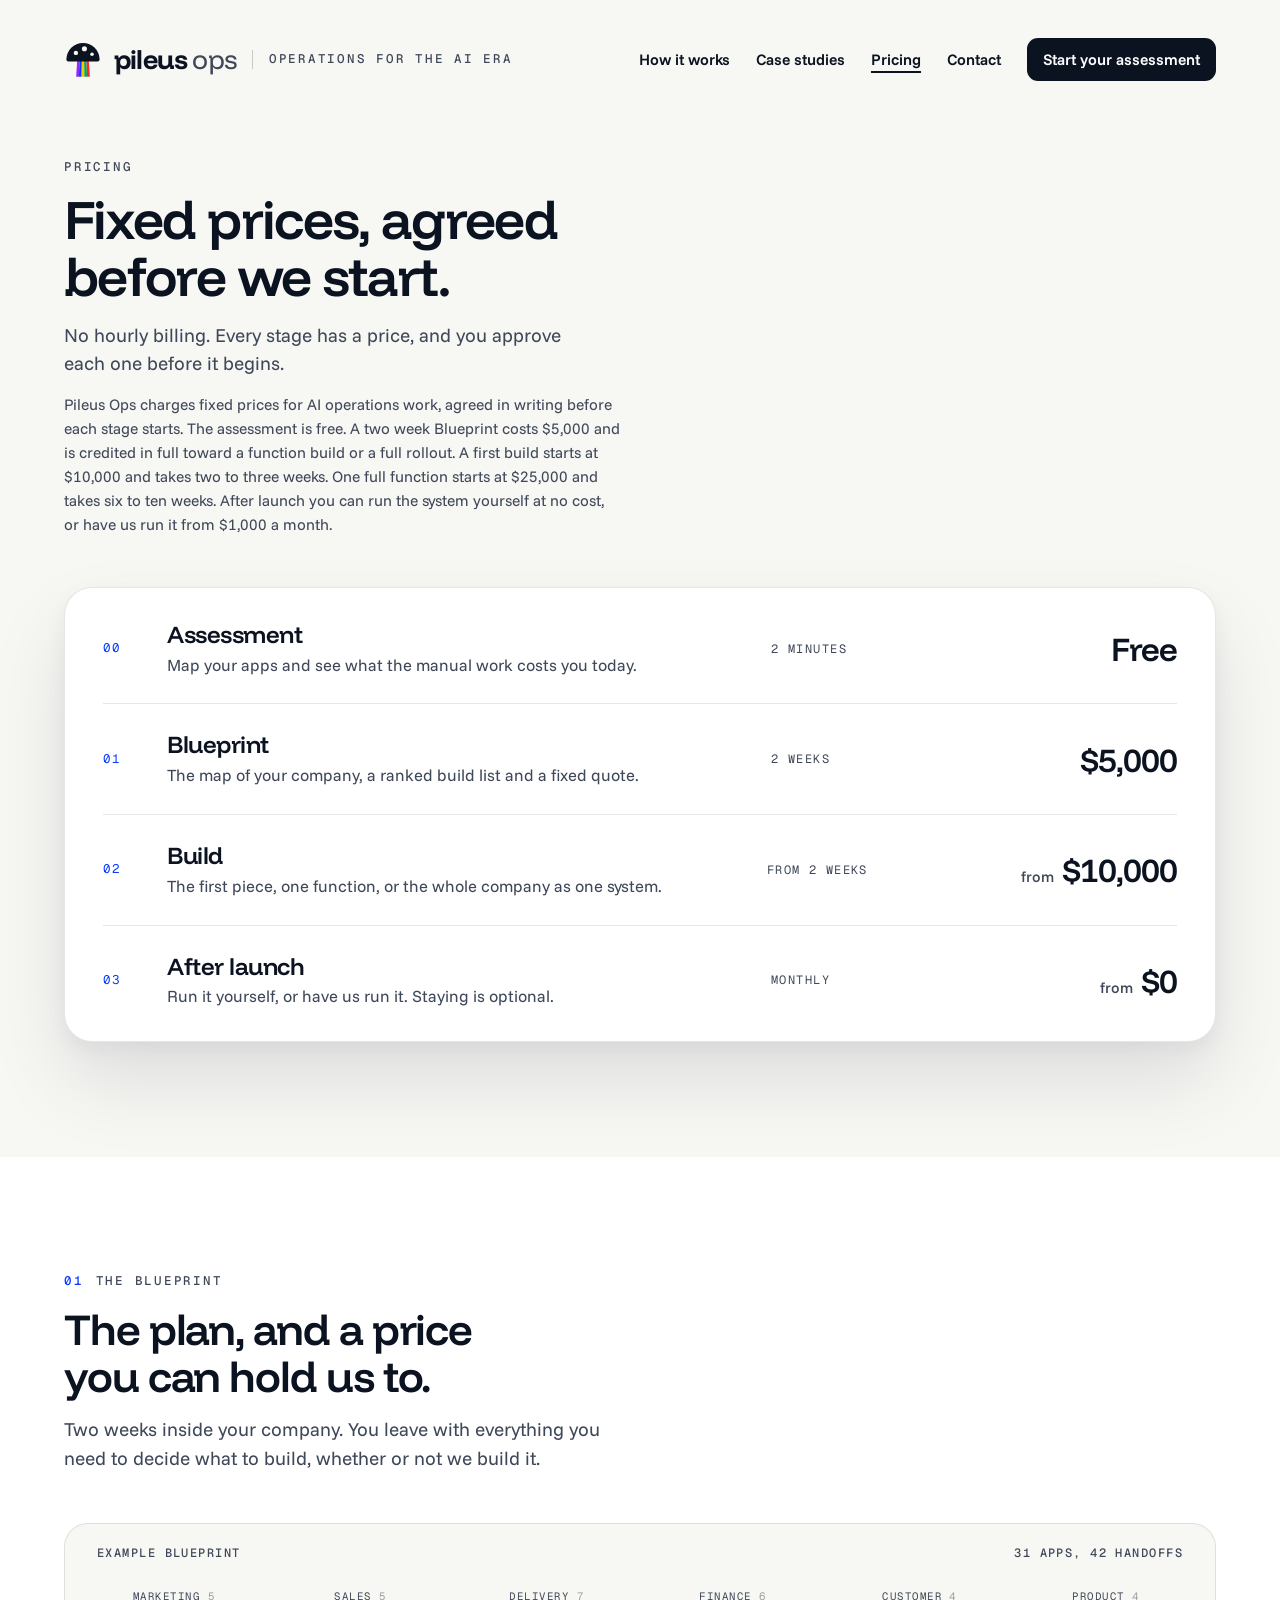
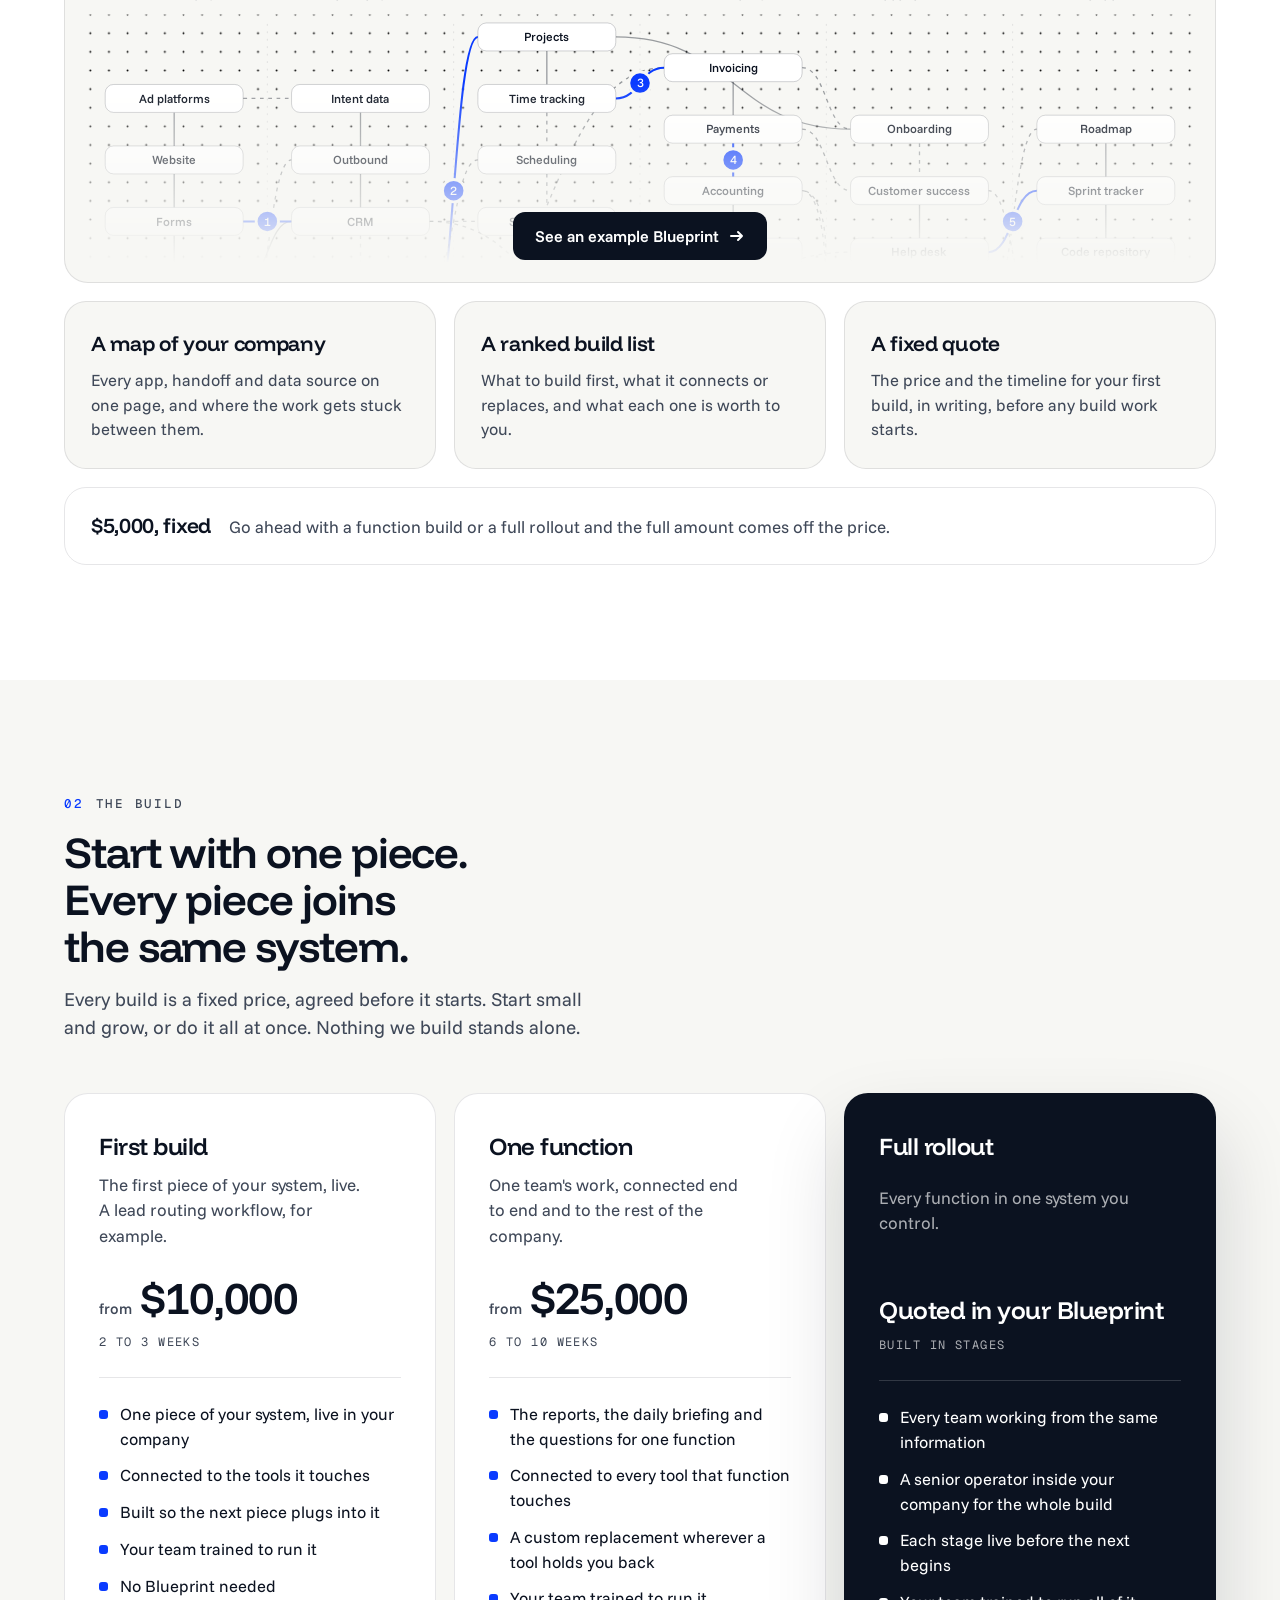
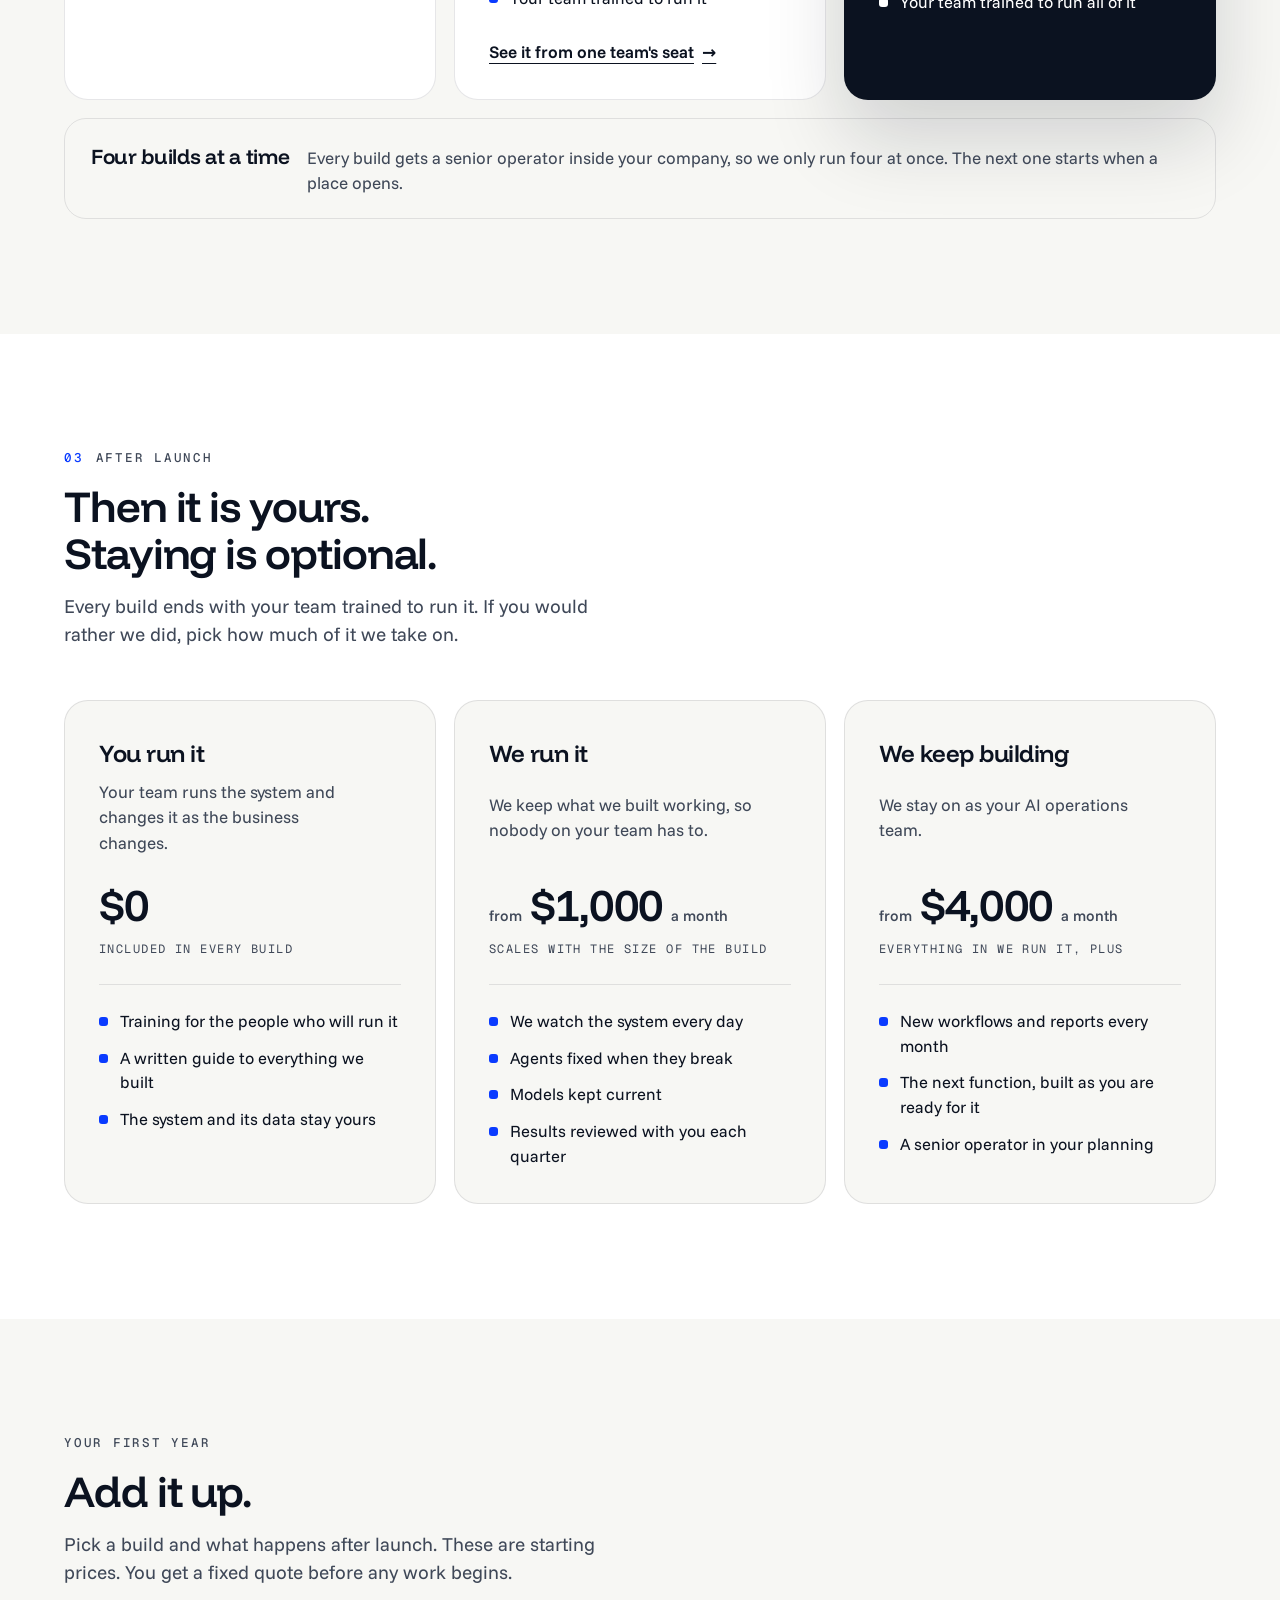
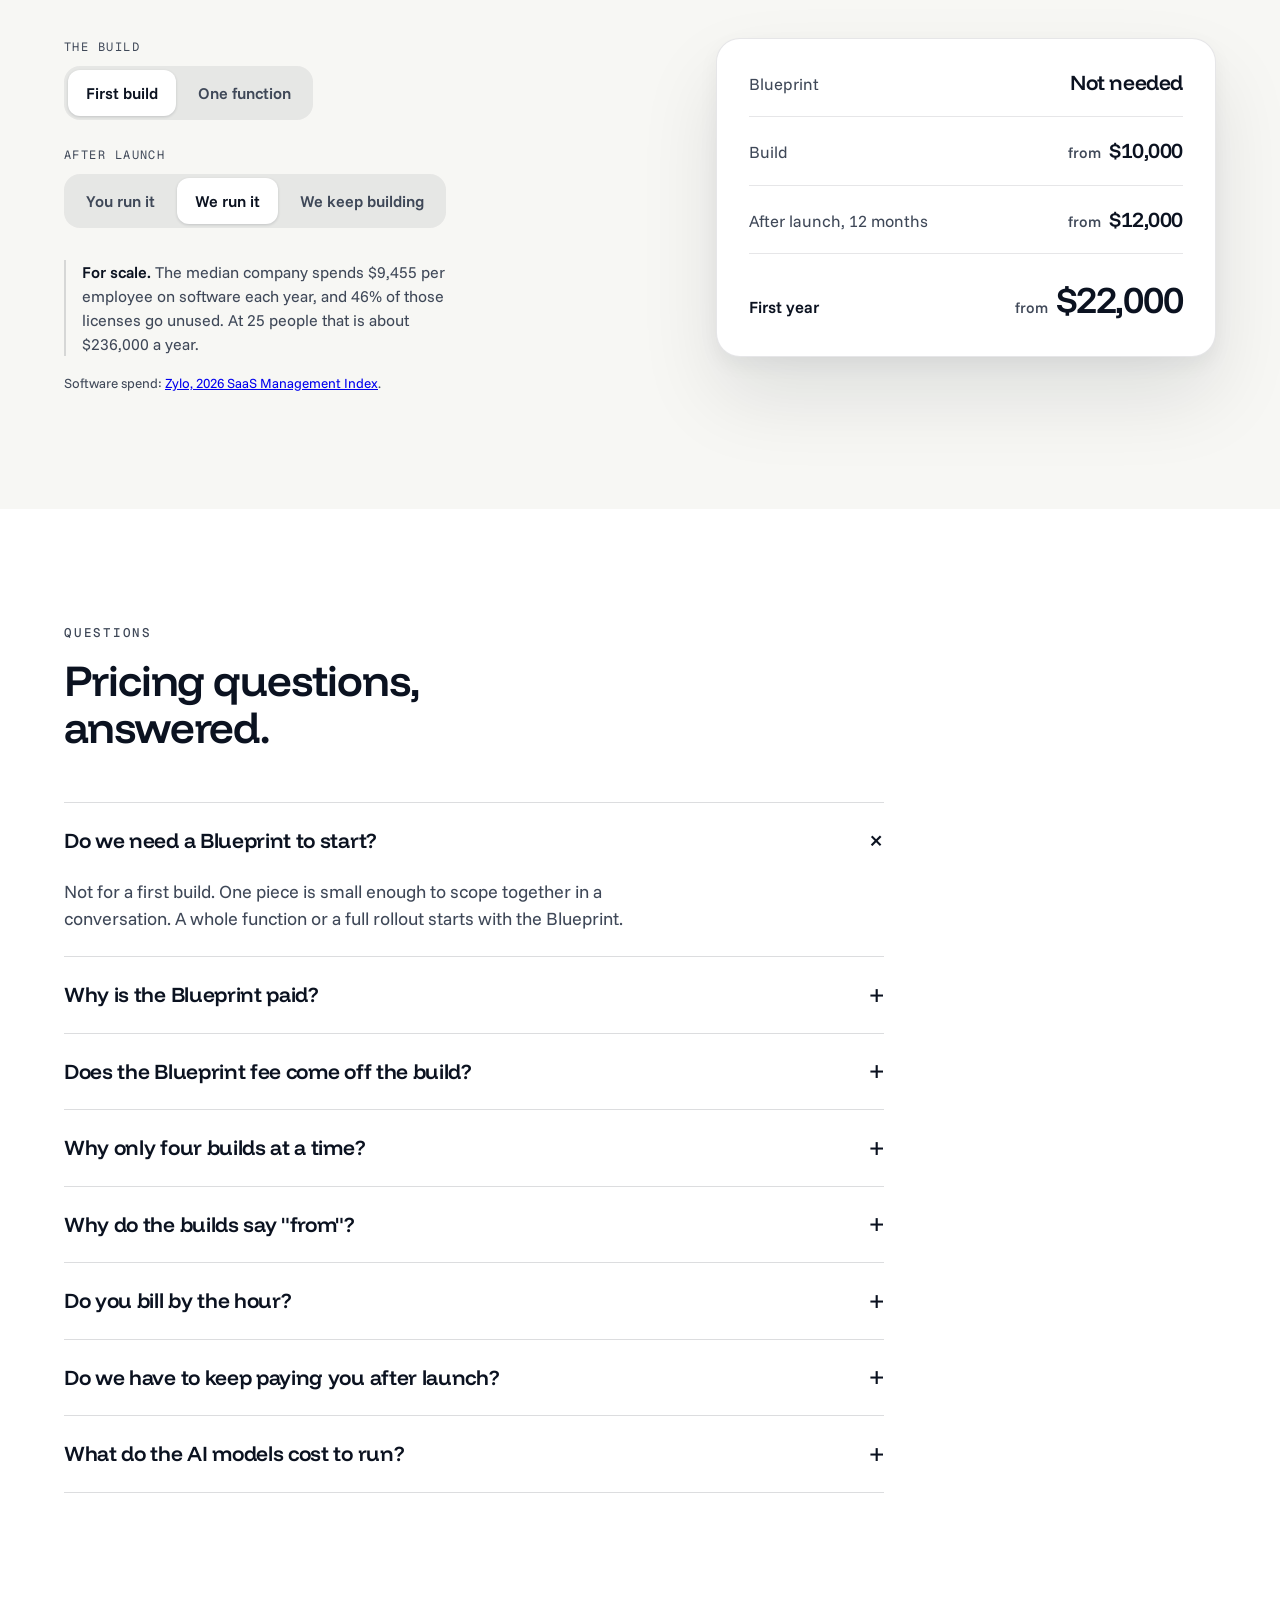
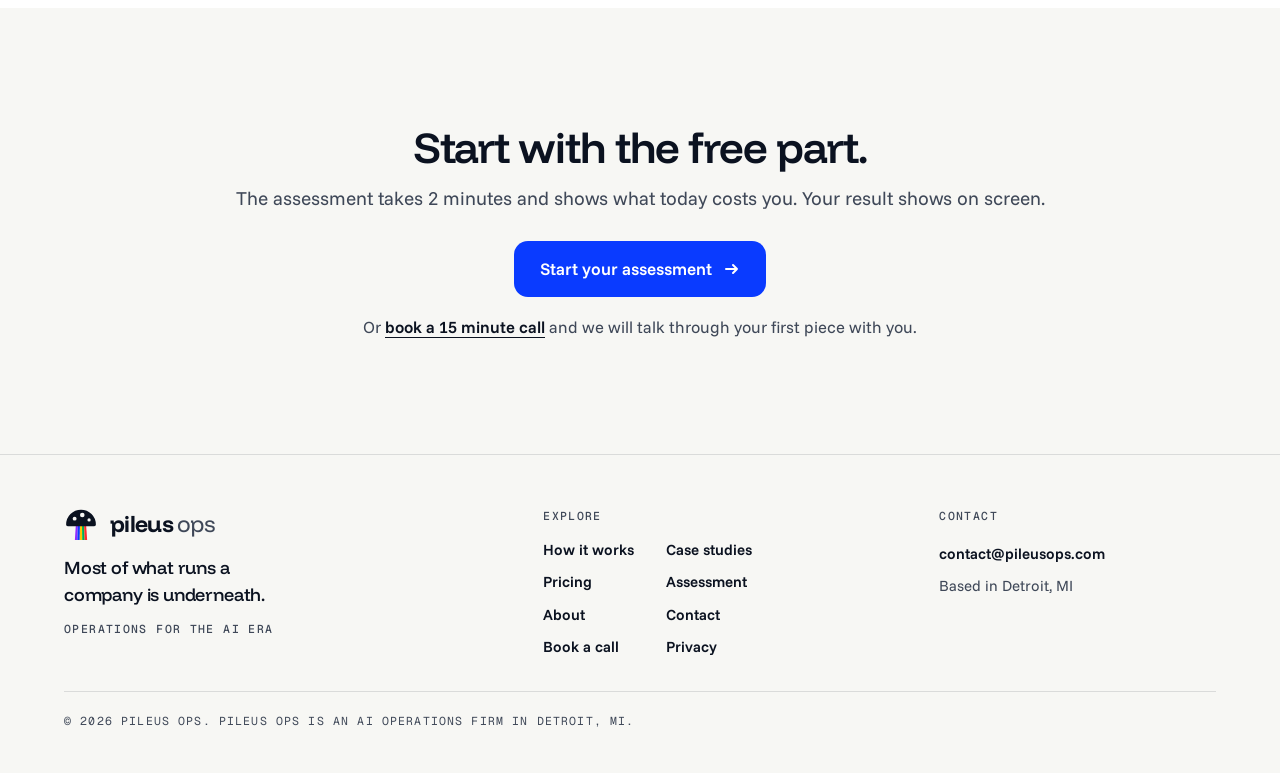
<file: pricing/index.html>
<!DOCTYPE html>
<html lang="en">
<head>
<meta charset="utf-8">
<meta name="viewport" content="width=device-width, initial-scale=1">
<title>AI operations pricing: fixed builds from $10,000 | Pileus Ops</title>
<meta name="description" content="Fixed prices agreed before we start. A $5,000 Blueprint credited toward your build, a first build from $10,000, and optional plans from $1,000 a month.">
<link rel="canonical" href="https://pileusops.com/pricing/">
<link rel="icon" type="image/svg+xml" href="/favicon.svg">
<meta property="og:type" content="website">
<meta property="og:site_name" content="Pileus Ops">
<meta property="og:url" content="https://pileusops.com/pricing/">
<meta property="og:title" content="AI operations pricing: fixed builds from $10,000 | Pileus Ops">
<meta property="og:description" content="Fixed prices agreed before we start. A $5,000 Blueprint credited toward your build, a first build from $10,000, and optional plans from $1,000 a month.">
<meta property="og:image" content="https://pileusops.com/og.png">
<meta property="og:image:width" content="1200">
<meta property="og:image:height" content="630">
<meta property="og:image:alt" content="Pileus Ops. Turn the apps you already run into one AI system you control.">
<meta name="twitter:card" content="summary_large_image">
<meta name="twitter:image" content="https://pileusops.com/og.png">
<script>document.documentElement.classList.add("js")</script>
<link rel="preconnect" href="https://fonts.googleapis.com">
<link rel="preconnect" href="https://fonts.gstatic.com" crossorigin>
<link rel="stylesheet" href="https://fonts.googleapis.com/css2?family=Funnel+Display:wght@500;600;700&family=Funnel+Sans:wght@400;500;600&family=Geist+Mono:wght@500&display=swap">
<link rel="stylesheet" href="/site.css?v=202611260912">
<script type="application/ld+json">
{
  "@context": "https://schema.org",
  "@graph": [
    {
      "@type": "ProfessionalService",
      "@id": "https://pileusops.com/#organization",
      "name": "Pileus Ops",
      "legalName": "Opsmith LLC",
      "url": "https://pileusops.com/",
      "logo": "https://pileusops.com/logo.png",
      "image": "https://pileusops.com/og.png",
      "slogan": "Operations for the AI era",
      "description": "Pileus Ops is an AI operations firm in Detroit, Michigan. It turns the apps a company already runs into one system of custom AI agents and apps that the company owns, at fixed prices.",
      "email": "contact@pileusops.com",
      "address": {
        "@type": "PostalAddress",
        "addressLocality": "Detroit",
        "addressRegion": "MI",
        "addressCountry": "US"
      },
      "areaServed": "US",
      "priceRange": "$5,000 to $25,000+",
      "founder": {
        "@id": "https://pileusops.com/about/#jaclyn-curtis"
      },
      "knowsAbout": [
        "AI operations",
        "Custom AI agents",
        "Business process automation",
        "Software integration",
        "SaaS consolidation"
      ],
      "sameAs": [
        "https://www.linkedin.com/company/pileusops/"
      ]
    },
    {
      "@type": "WebSite",
      "@id": "https://pileusops.com/#website",
      "url": "https://pileusops.com/",
      "name": "Pileus Ops",
      "publisher": {
        "@id": "https://pileusops.com/#organization"
      },
      "inLanguage": "en-US"
    }
  ]
}
</script>
<script type="application/ld+json">
{
  "@context": "https://schema.org",
  "@graph": [
    {
      "@type": "WebPage",
      "@id": "https://pileusops.com/pricing/#webpage",
      "url": "https://pileusops.com/pricing/",
      "name": "AI operations pricing: fixed builds from $10,000 | Pileus Ops",
      "description": "Fixed prices agreed before we start. A $5,000 Blueprint credited toward your build, a first build from $10,000, and optional plans from $1,000 a month.",
      "isPartOf": {
        "@id": "https://pileusops.com/#website"
      },
      "inLanguage": "en-US"
    },
    {
      "@type": "BreadcrumbList",
      "itemListElement": [
        {
          "@type": "ListItem",
          "position": 1,
          "name": "Home",
          "item": "https://pileusops.com/"
        },
        {
          "@type": "ListItem",
          "position": 2,
          "name": "Pricing",
          "item": "https://pileusops.com/pricing/"
        }
      ]
    },
    {
      "@type": "Service",
      "@id": "https://pileusops.com/pricing/#service",
      "name": "AI operations system",
      "serviceType": "AI operations and business process automation",
      "provider": {
        "@id": "https://pileusops.com/#organization"
      },
      "areaServed": "US",
      "hasOfferCatalog": {
        "@type": "OfferCatalog",
        "name": "Pileus Ops pricing",
        "itemListElement": [
          {
            "@type": "Offer",
            "name": "Assessment",
            "description": "Free two minute assessment that maps the apps a company runs and how work moves between them.",
            "price": "0",
            "priceCurrency": "USD",
            "url": "https://pileusops.com/assessment/"
          },
          {
            "@type": "Offer",
            "name": "Blueprint",
            "description": "Two week engagement that delivers a map of the company, a ranked build list and a fixed quote. Credited in full toward a function build or full rollout.",
            "price": "5000",
            "priceCurrency": "USD",
            "url": "https://pileusops.com/blueprint/"
          },
          {
            "@type": "Offer",
            "name": "First build",
            "description": "The first piece of one connected system, built in two to three weeks.",
            "priceSpecification": {
              "@type": "PriceSpecification",
              "minPrice": "10000",
              "priceCurrency": "USD"
            }
          },
          {
            "@type": "Offer",
            "name": "One function",
            "description": "One full business function built in six to ten weeks.",
            "priceSpecification": {
              "@type": "PriceSpecification",
              "minPrice": "25000",
              "priceCurrency": "USD"
            }
          },
          {
            "@type": "Offer",
            "name": "We run it",
            "description": "Optional monthly plan where Pileus Ops runs the system after launch.",
            "priceSpecification": {
              "@type": "UnitPriceSpecification",
              "minPrice": "1000",
              "priceCurrency": "USD",
              "unitText": "month"
            }
          },
          {
            "@type": "Offer",
            "name": "We keep building",
            "description": "Optional monthly plan that includes running the system plus ongoing new builds.",
            "priceSpecification": {
              "@type": "UnitPriceSpecification",
              "minPrice": "4000",
              "priceCurrency": "USD",
              "unitText": "month"
            }
          }
        ]
      }
    },
    {
      "@type": "FAQPage",
      "@id": "https://pileusops.com/pricing/#faq",
      "mainEntity": [
        {
          "@type": "Question",
          "name": "Do we need a Blueprint to start?",
          "acceptedAnswer": {
            "@type": "Answer",
            "text": "Not for a first build. One piece is small enough to scope together in a conversation. A whole function or a full rollout starts with the Blueprint."
          }
        },
        {
          "@type": "Question",
          "name": "Why is the Blueprint paid?",
          "acceptedAnswer": {
            "@type": "Answer",
            "text": "Because it is real work, and it is yours. You leave with the map, the build list and a fixed quote whether or not we build any of it. See an example Blueprint."
          }
        },
        {
          "@type": "Question",
          "name": "Does the Blueprint fee come off the build?",
          "acceptedAnswer": {
            "@type": "Answer",
            "text": "Yes. Go ahead with a function build or a full rollout and the full $5,000 is credited toward it."
          }
        },
        {
          "@type": "Question",
          "name": "Why only four builds at a time?",
          "acceptedAnswer": {
            "@type": "Answer",
            "text": "Because every build gets a senior operator inside your company, and four is what we can do well at once. The Blueprint and the monthly plans are not capped."
          }
        },
        {
          "@type": "Question",
          "name": "Why do the builds say \"from\"?",
          "acceptedAnswer": {
            "@type": "Answer",
            "text": "Every company runs a different set of tools. You get a fixed price for your build, in writing, before any build work starts."
          }
        },
        {
          "@type": "Question",
          "name": "Do you bill by the hour?",
          "acceptedAnswer": {
            "@type": "Answer",
            "text": "No. Each stage has a fixed price, agreed before it starts."
          }
        },
        {
          "@type": "Question",
          "name": "Do we have to keep paying you after launch?",
          "acceptedAnswer": {
            "@type": "Answer",
            "text": "No. The system and its data are yours, and your team is trained to run it. The monthly plans are there if you would rather we did."
          }
        },
        {
          "@type": "Question",
          "name": "What do the AI models cost to run?",
          "acceptedAnswer": {
            "@type": "Answer",
            "text": "You hold your own accounts with the model providers and pay them directly, at cost. We do not mark usage up."
          }
        }
      ]
    }
  ]
}
</script>
</head>
<body>
<div class="bar">
  <header class="top">
    <a class="brand" href="/" aria-label="Pileus Ops">
      <svg aria-hidden="true" width="38" height="38" viewBox="0 0 40 40"><path d="M14.00 19H16.40L15.68 37.5H12.80z" fill="#8F2BFF"/><path d="M16.40 19H18.80L18.56 37.5H15.68z" fill="#0A3BFF"/><path d="M18.80 19H21.20L21.44 37.5H18.56z" fill="#FFC400"/><path d="M21.20 19H23.60L24.32 37.5H21.44z" fill="#00B050"/><path d="M23.60 19H26.00L27.20 37.5H24.32z" fill="#FF2B2B"/><path d="M2.5 19.5a17.5 17.5 0 0 1 35 0c0 1.1-.9 2-2 2h-31c-1.1 0-2-.9-2-2z" fill="#0B1220"/><circle cx="12.5" cy="12.5" r="2.3" fill="#F7F7F4"/><circle cx="21.5" cy="8.2" r="2.7" fill="#F7F7F4"/><circle cx="29.5" cy="14" r="1.9" fill="#F7F7F4"/></svg>
      <span>pileus <span class="ops">ops</span></span></a>
    <span class="tag">Operations for the AI era</span>
    <nav class="nav" aria-label="Page"><a href="/how-it-works/">How it works</a><a href="/case-studies/">Case studies</a><a href="/pricing/" aria-current="page">Pricing</a><a href="/contact/">Contact</a><a class="go" href="/assessment/">Start your assessment</a></nav>
  </header>
</div>
<section class="band phead">
  <div class="in">
    <p class="eyebrow">Pricing</p>
    <h1 class="h1">Fixed prices, agreed before we start.</h1>
    <p class="sub">No hourly billing. Every stage has a price, and you approve each one before it begins.</p>
<p class="def">Pileus Ops charges fixed prices for AI operations work, agreed in writing before each stage starts. The assessment is free. A two week Blueprint costs $5,000 and is credited in full toward a function build or a full rollout. A first build starts at $10,000 and takes two to three weeks. One full function starts at $25,000 and takes six to ten weeks. After launch you can run the system yourself at no cost, or have us run it from $1,000 a month.</p>

    <div class="rate">
      <a href="/assessment/"><span class="n">00</span><div><h2>Assessment</h2><p>Map your apps and see what the manual work costs you today.</p></div><span class="t">2 minutes</span><span class="p">Free</span></a>
      <a href="#blueprint"><span class="n">01</span><div><h2>Blueprint</h2><p>The map of your company, a ranked build list and a fixed quote.</p></div><span class="t">2 weeks</span><span class="p">$5,000</span></a>
      <a href="#build"><span class="n">02</span><div><h2>Build</h2><p>The first piece, one function, or the whole company as one system.</p></div><span class="t">From 2 weeks</span><span class="p"><small>from</small>$10,000</span></a>
      <a href="#after"><span class="n">03</span><div><h2>After launch</h2><p>Run it yourself, or have us run it. Staying is optional.</p></div><span class="t">Monthly</span><span class="p"><small>from</small>$0</span></a>
    </div>
  </div>
</section>

<section class="band white" id="blueprint">
  <div class="in">
    <p class="eyebrow rv"><span class="num">01</span>The Blueprint</p>
    <h2 class="rv">The plan, and a price you can hold us to.</h2>
    <p class="sub rv">Two weeks inside your company. You leave with everything you need to decide what to build, whether or not we build it.</p>
    <a class="bpmap peek rv" href="/blueprint/">
      <div class="bp-top"><p class="cm-h">Example Blueprint</p><p class="cm-h" id="bpstat"></p></div>
      <div class="bp-scroll" id="bpdraw" aria-hidden="true"></div>
      <span class="bp-more">See an example Blueprint <svg aria-hidden="true" width="16" height="16" viewBox="0 0 16 16" fill="none" stroke="currentColor" stroke-width="2" stroke-linecap="round" stroke-linejoin="round"><path d="M2 8h11M9 4l4 4-4 4"/></svg></span>
    </a>
    <div class="grid g3">
      <div class="card rv"><h3>A map of your company</h3><p>Every app, handoff and data source on one page, and where the work gets stuck between them.</p></div>
      <div class="card rv"><h3>A ranked build list</h3><p>What to build first, what it connects or replaces, and what each one is worth to you.</p></div>
      <div class="card rv"><h3>A fixed quote</h3><p>The price and the timeline for your first build, in writing, before any build work starts.</p></div>
    </div>
    <div class="after rv"><b>$5,000, fixed</b><p>Go ahead with a function build or a full rollout and the full amount comes off the price.</p></div>
  </div>
</section>

<section class="band" id="build">
  <div class="in">
    <p class="eyebrow rv"><span class="num">02</span>The build</p>
    <h2 class="rv">Start with one piece. Every piece joins the same system.</h2>
    <p class="sub rv">Every build is a fixed price, agreed before it starts. Start small and grow, or do it all at once. Nothing we build stands alone.</p>
    <div class="grid g3">
      <div class="pc rv">
        <h3>First build</h3>
        <p class="who">The first piece of your system, live. A lead routing workflow, for example.</p>
        <p class="amt"><small>from</small>$10,000</p>
        <p class="len">2 to 3 weeks</p>
        <ul>
          <li>One piece of your system, live in your company</li>
          <li>Connected to the tools it touches</li>
          <li>Built so the next piece plugs into it</li>
          <li>Your team trained to run it</li>
          <li>No Blueprint needed</li>
        </ul>
      </div>
      <div class="pc rv">
        <h3>One function</h3>
        <p class="who">One team's work, connected end to end and to the rest of the company.</p>
        <p class="amt"><small>from</small>$25,000</p>
        <p class="len">6 to 10 weeks</p>
        <ul>
          <li>The reports, the daily briefing and the questions for one function</li>
          <li>Connected to every tool that function touches</li>
          <li>A custom replacement wherever a tool holds you back</li>
          <li>Your team trained to run it</li>
        </ul>
        <a class="more" href="/how-it-works/">See it from one team's seat</a>
      </div>
      <div class="pc ink rv">
        <h3>Full rollout</h3>
        <p class="who">Every function in one system you control.</p>
        <p class="amt txt">Quoted in your Blueprint</p>
        <p class="len">Built in stages</p>
        <ul>
          <li>Every team working from the same information</li>
          <li>A senior operator inside your company for the whole build</li>
          <li>Each stage live before the next begins</li>
          <li>Your team trained to run all of it</li>
        </ul>
      </div>
    </div>
    <div class="after rv"><b>Four builds at a time</b><p>Every build gets a senior operator inside your company, so we only run four at once. The next one starts when a place opens.</p></div>
  </div>
</section>

<section class="band white" id="after">
  <div class="in">
    <p class="eyebrow rv"><span class="num">03</span>After launch</p>
    <h2 class="rv">Then it is yours. Staying is optional.</h2>
    <p class="sub rv">Every build ends with your team trained to run it. If you would rather we did, pick how much of it we take on.</p>
    <div class="grid g3">
      <div class="pc rv">
        <h3>You run it</h3>
        <p class="who">Your team runs the system and changes it as the business changes.</p>
        <p class="amt">$0</p>
        <p class="len">Included in every build</p>
        <ul>
          <li>Training for the people who will run it</li>
          <li>A written guide to everything we built</li>
          <li>The system and its data stay yours</li>
        </ul>
      </div>
      <div class="pc rv">
        <h3>We run it</h3>
        <p class="who">We keep what we built working, so nobody on your team has to.</p>
        <p class="amt"><small>from</small>$1,000<span>a month</span></p>
        <p class="len">Scales with the size of the build</p>
        <ul>
          <li>We watch the system every day</li>
          <li>Agents fixed when they break</li>
          <li>Models kept current</li>
          <li>Results reviewed with you each quarter</li>
        </ul>
      </div>
      <div class="pc rv">
        <h3>We keep building</h3>
        <p class="who">We stay on as your AI operations team.</p>
        <p class="amt"><small>from</small>$4,000<span>a month</span></p>
        <p class="len">Everything in We run it, plus</p>
        <ul>
          <li>New workflows and reports every month</li>
          <li>The next function, built as you are ready for it</li>
          <li>A senior operator in your planning</li>
        </ul>
      </div>
    </div>
  </div>
</section>

<section class="band" id="year">
  <div class="in">
    <p class="eyebrow rv">Your first year</p>
    <h2 class="rv">Add it up.</h2>
    <p class="sub rv">Pick a build and what happens after launch. These are starting prices. You get a fixed quote before any work begins.</p>
    <div class="est rv" id="est">
      <div class="estpick">
        <div class="estq"><p id="estB">The build</p>
          <div class="seg" role="group" aria-labelledby="estB"><button type="button" data-build="wf" aria-pressed="true">First build</button><button type="button" data-build="fn" aria-pressed="false">One function</button></div></div>
        <div class="estq"><p id="estA">After launch</p>
          <div class="seg" role="group" aria-labelledby="estA"><button type="button" data-after="self" aria-pressed="false">You run it</button><button type="button" data-after="run" aria-pressed="true">We run it</button><button type="button" data-after="grow" aria-pressed="false">We keep building</button></div></div>
        <p class="scale"><b>For scale.</b> The median company spends $9,455 per employee on software each year, and 46% of those licenses go unused. At 25 people that is about $236,000 a year.</p>
      </div>
      <dl class="estsum" aria-live="polite">
        <div><dt>Blueprint</dt><dd id="estBp">Not needed</dd></div>
        <div><dt id="estBuildL">Build</dt><dd><small>from</small><span id="estBuild">$10,000</span></dd></div>
        <div><dt>After launch, 12 months</dt><dd><small id="estFrom">from</small><span id="estAfter">$12,000</span></dd></div>
        <div class="tot"><dt>First year</dt><dd><small>from</small><span id="estTotal">$22,000</span></dd></div>
      </dl>
    </div>
    <p class="note pad">Software spend: <a href="https://zylo.com/saas-management-index/" target="_blank" rel="noopener">Zylo, 2026 SaaS Management Index</a>.</p>
  </div>
</section>

<section class="band white">
  <div class="in">
    <p class="eyebrow rv">Questions</p>
    <h2 class="rv">Pricing questions, answered.</h2>
    <div class="faq rv">
      <details open><summary><h3>Do we need a Blueprint to start?</h3></summary><p>Not for a first build. One piece is small enough to scope together in a conversation. A whole function or a full rollout starts with the Blueprint.</p></details>
      <details><summary><h3>Why is the Blueprint paid?</h3></summary><p>Because it is real work, and it is yours. You leave with the map, the build list and a fixed quote whether or not we build any of it. <a href="/blueprint/">See an example Blueprint</a>.</p></details>
      <details><summary><h3>Does the Blueprint fee come off the build?</h3></summary><p>Yes. Go ahead with a function build or a full rollout and the full $5,000 is credited toward it.</p></details>
      <details><summary><h3>Why only four builds at a time?</h3></summary><p>Because every build gets a senior operator inside your company, and four is what we can do well at once. The Blueprint and the monthly plans are not capped.</p></details>
      <details><summary><h3>Why do the builds say "from"?</h3></summary><p>Every company runs a different set of tools. You get a fixed price for your build, in writing, before any build work starts.</p></details>
      <details><summary><h3>Do you bill by the hour?</h3></summary><p>No. Each stage has a fixed price, agreed before it starts.</p></details>
      <details><summary><h3>Do we have to keep paying you after launch?</h3></summary><p>No. The system and its data are yours, and your team is trained to run it. The monthly plans are there if you would rather we did.</p></details>
      <details><summary><h3>What do the AI models cost to run?</h3></summary><p>You hold your own accounts with the model providers and pay them directly, at cost. We do not mark usage up.</p></details>
    </div>
  </div>
</section>

<section class="band final">
  <div class="in">
    <h2 class="rv">Start with the free part.</h2>
    <p class="sub rv">The assessment takes 2 minutes and shows what today costs you. Your result shows on screen.</p>
    <a class="cta rv" href="/assessment/">Start your assessment
      <svg aria-hidden="true" width="16" height="16" viewBox="0 0 16 16" fill="none" stroke="currentColor" stroke-width="2" stroke-linecap="round" stroke-linejoin="round"><path d="M2 8h11M9 4l4 4-4 4"/></svg></a>
    <p class="alt rv">Or <a href="/call/">book a 15 minute call</a> and we will talk through your first piece with you.</p>
  </div>
</section>
<footer class="foot">
  <div class="in">
    <div class="fbrand">
      <a class="brand" href="/" aria-label="Pileus Ops home"><svg aria-hidden="true" width="34" height="34" viewBox="0 0 40 40"><path d="M14.00 19H16.40L15.68 37.5H12.80z" fill="#8F2BFF"/><path d="M16.40 19H18.80L18.56 37.5H15.68z" fill="#0A3BFF"/><path d="M18.80 19H21.20L21.44 37.5H18.56z" fill="#FFC400"/><path d="M21.20 19H23.60L24.32 37.5H21.44z" fill="#00B050"/><path d="M23.60 19H26.00L27.20 37.5H24.32z" fill="#FF2B2B"/><path d="M2.5 19.5a17.5 17.5 0 0 1 35 0c0 1.1-.9 2-2 2h-31c-1.1 0-2-.9-2-2z" fill="#0B1220"/><circle cx="12.5" cy="12.5" r="2.3" fill="#F7F7F4"/><circle cx="21.5" cy="8.2" r="2.7" fill="#F7F7F4"/><circle cx="29.5" cy="14" r="1.9" fill="#F7F7F4"/></svg> <span>pileus <span class="ops">ops</span></span></a>
      <p class="line">Most of what runs a company is underneath.</p>
      <p class="ftag">Operations for the AI era</p>
    </div>
    <div class="fcol">
      <p class="fh">Explore</p>
      <nav aria-label="Footer"><a href="/how-it-works/">How it works</a><a href="/case-studies/">Case studies</a><a href="/pricing/" aria-current="page">Pricing</a><a href="/assessment/">Assessment</a><a href="/about/">About</a><a href="/contact/">Contact</a><a href="/call/">Book a call</a><a href="/privacy/">Privacy</a></nav>
    </div>
    <div class="fcol">
      <p class="fh">Contact</p>
      <a class="fmail" href="mailto:contact@pileusops.com">contact@pileusops.com</a>
      <p class="fwhere">Based in Detroit, MI</p>
    </div>
    <small>&copy; 2026 Pileus Ops. Pileus Ops is an AI operations firm in Detroit, MI.</small>
  </div>
</footer>
<script src="/brand.js?v=202611260912"></script>
<script src="/app.js?v=202611260912"></script>
</body>
</html>
</file>
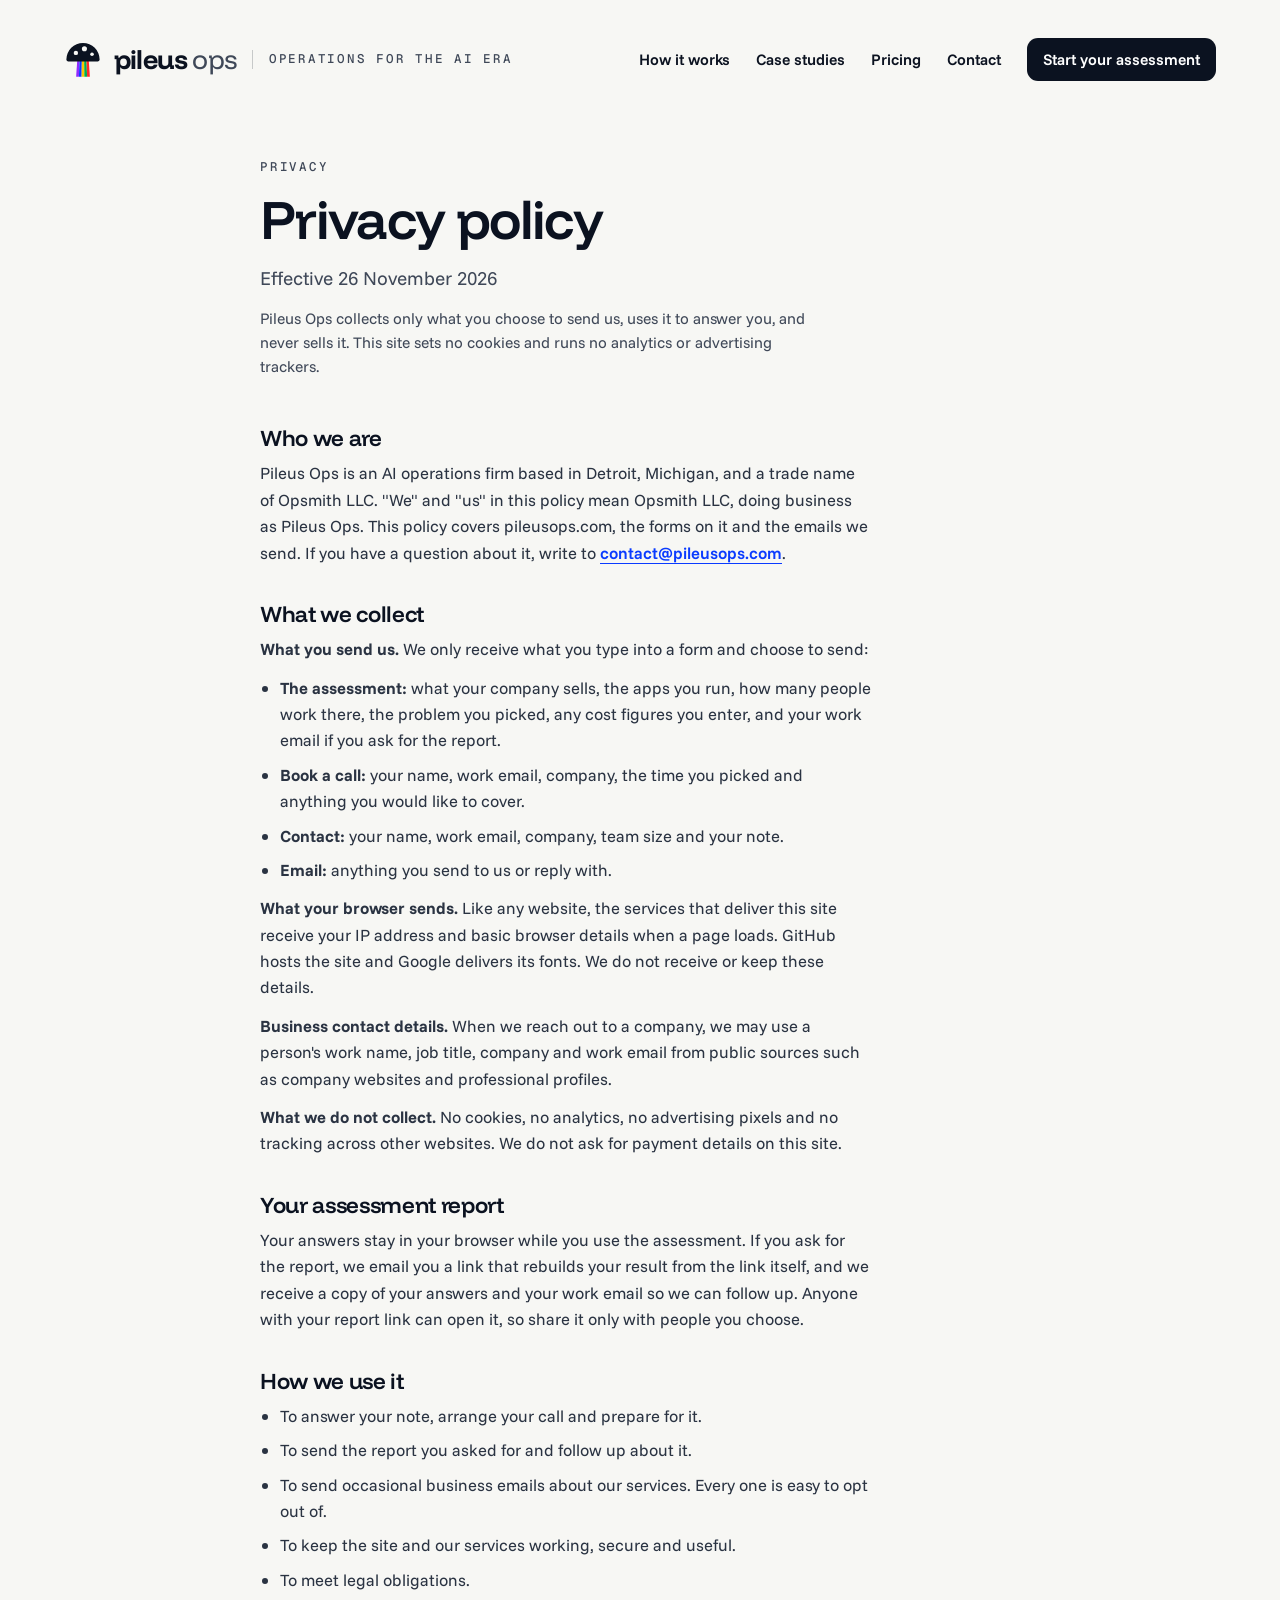
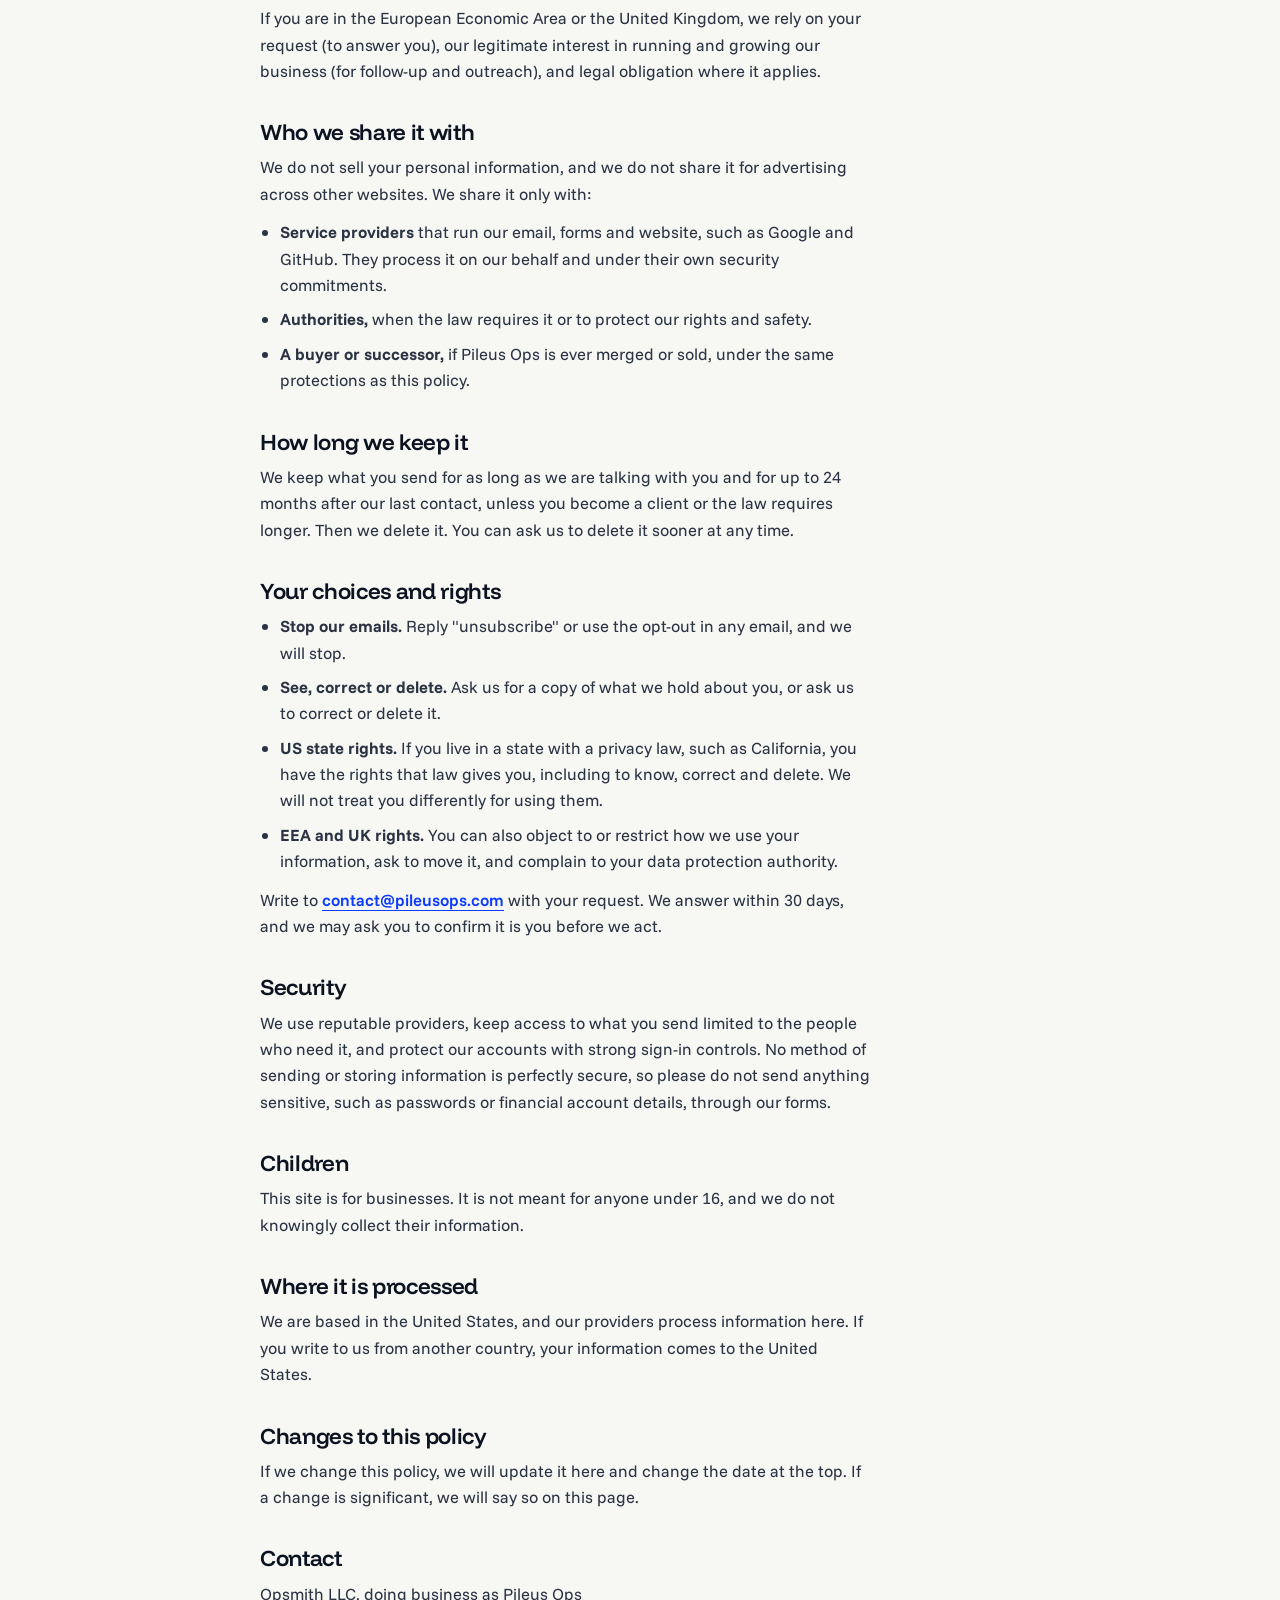
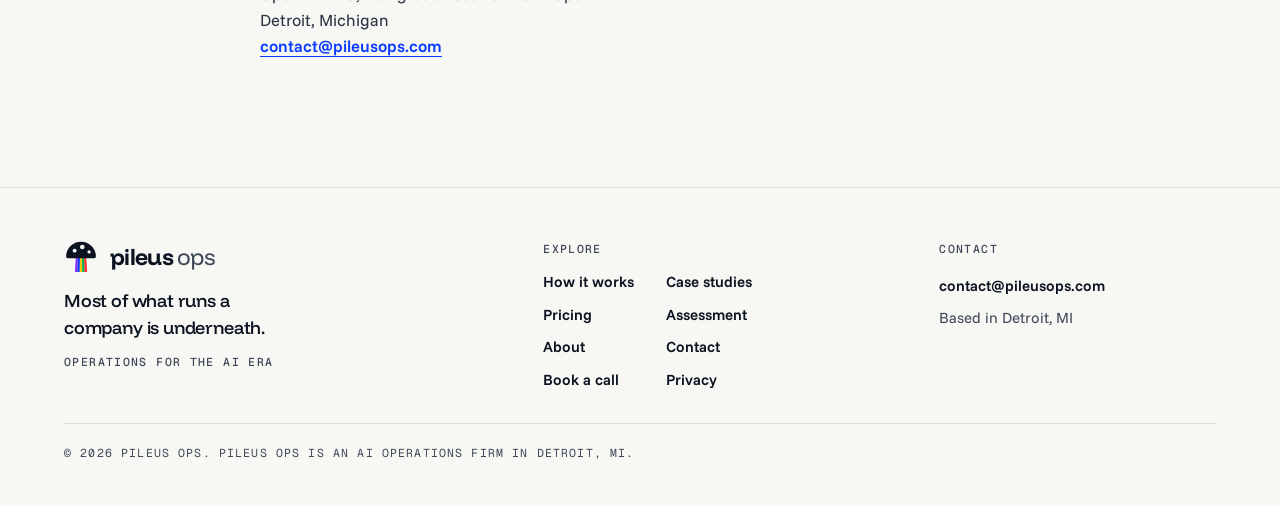
<file: privacy/index.html>
<!DOCTYPE html>
<html lang="en">
<head>
<meta charset="utf-8">
<meta name="viewport" content="width=device-width, initial-scale=1">
<title>Privacy policy | Pileus Ops</title>
<meta name="description" content="How Pileus Ops collects, uses and protects the information you send through pileusops.com. No cookies, no trackers, and we never sell your data.">
<link rel="canonical" href="https://pileusops.com/privacy/">
<link rel="icon" type="image/svg+xml" href="/favicon.svg">
<meta property="og:type" content="website">
<meta property="og:site_name" content="Pileus Ops">
<meta property="og:url" content="https://pileusops.com/privacy/">
<meta property="og:title" content="Privacy policy | Pileus Ops">
<meta property="og:description" content="How Pileus Ops collects, uses and protects the information you send through pileusops.com. No cookies, no trackers, and we never sell your data.">
<meta property="og:image" content="https://pileusops.com/og.png">
<meta property="og:image:width" content="1200">
<meta property="og:image:height" content="630">
<meta property="og:image:alt" content="Pileus Ops. Turn the apps you already run into one AI system you control.">
<meta name="twitter:card" content="summary_large_image">
<meta name="twitter:image" content="https://pileusops.com/og.png">
<script>document.documentElement.classList.add("js")</script>
<link rel="preconnect" href="https://fonts.googleapis.com">
<link rel="preconnect" href="https://fonts.gstatic.com" crossorigin>
<link rel="stylesheet" href="https://fonts.googleapis.com/css2?family=Funnel+Display:wght@500;600;700&family=Funnel+Sans:wght@400;500;600&family=Geist+Mono:wght@500&display=swap">
<link rel="stylesheet" href="/site.css?v=202611260912">
<script type="application/ld+json">
{
  "@context": "https://schema.org",
  "@graph": [
    {
      "@type": "ProfessionalService",
      "@id": "https://pileusops.com/#organization",
      "name": "Pileus Ops",
      "legalName": "Opsmith LLC",
      "url": "https://pileusops.com/",
      "logo": "https://pileusops.com/logo.png",
      "image": "https://pileusops.com/og.png",
      "slogan": "Operations for the AI era",
      "description": "Pileus Ops is an AI operations firm in Detroit, Michigan. It turns the apps a company already runs into one system of custom AI agents and apps that the company owns, at fixed prices.",
      "email": "contact@pileusops.com",
      "address": {
        "@type": "PostalAddress",
        "addressLocality": "Detroit",
        "addressRegion": "MI",
        "addressCountry": "US"
      },
      "areaServed": "US",
      "priceRange": "$5,000 to $25,000+",
      "founder": {
        "@id": "https://pileusops.com/about/#jaclyn-curtis"
      },
      "knowsAbout": [
        "AI operations",
        "Custom AI agents",
        "Business process automation",
        "Software integration",
        "SaaS consolidation"
      ],
      "sameAs": [
        "https://www.linkedin.com/company/pileusops/"
      ]
    },
    {
      "@type": "WebSite",
      "@id": "https://pileusops.com/#website",
      "url": "https://pileusops.com/",
      "name": "Pileus Ops",
      "publisher": {
        "@id": "https://pileusops.com/#organization"
      },
      "inLanguage": "en-US"
    }
  ]
}
</script>
<script type="application/ld+json">
{
  "@context": "https://schema.org",
  "@graph": [
    {
      "@type": "WebPage",
      "@id": "https://pileusops.com/privacy/#webpage",
      "url": "https://pileusops.com/privacy/",
      "name": "Privacy policy | Pileus Ops",
      "description": "How Pileus Ops collects, uses and protects the information you send through pileusops.com. No cookies, no trackers, and we never sell your data.",
      "isPartOf": {
        "@id": "https://pileusops.com/#website"
      },
      "about": {
        "@id": "https://pileusops.com/#organization"
      },
      "inLanguage": "en-US"
    },
    {
      "@type": "BreadcrumbList",
      "itemListElement": [
        {
          "@type": "ListItem",
          "position": 1,
          "name": "Home",
          "item": "https://pileusops.com/"
        },
        {
          "@type": "ListItem",
          "position": 2,
          "name": "Privacy policy",
          "item": "https://pileusops.com/privacy/"
        }
      ]
    }
  ]
}
</script>
</head>
<body>
<div class="bar">
  <header class="top">
    <a class="brand" href="/" aria-label="Pileus Ops">
      <svg aria-hidden="true" width="38" height="38" viewBox="0 0 40 40"><path d="M14.00 19H16.40L15.68 37.5H12.80z" fill="#8F2BFF"/><path d="M16.40 19H18.80L18.56 37.5H15.68z" fill="#0A3BFF"/><path d="M18.80 19H21.20L21.44 37.5H18.56z" fill="#FFC400"/><path d="M21.20 19H23.60L24.32 37.5H21.44z" fill="#00B050"/><path d="M23.60 19H26.00L27.20 37.5H24.32z" fill="#FF2B2B"/><path d="M2.5 19.5a17.5 17.5 0 0 1 35 0c0 1.1-.9 2-2 2h-31c-1.1 0-2-.9-2-2z" fill="#0B1220"/><circle cx="12.5" cy="12.5" r="2.3" fill="#F7F7F4"/><circle cx="21.5" cy="8.2" r="2.7" fill="#F7F7F4"/><circle cx="29.5" cy="14" r="1.9" fill="#F7F7F4"/></svg>
      <span>pileus <span class="ops">ops</span></span></a>
    <span class="tag">Operations for the AI era</span>
    <nav class="nav" aria-label="Page"><a href="/how-it-works/">How it works</a><a href="/case-studies/">Case studies</a><a href="/pricing/">Pricing</a><a href="/contact/">Contact</a><a class="go" href="/assessment/">Start your assessment</a></nav>
  </header>
</div>
<section class="band phead">
  <div class="in narrow">
    <p class="eyebrow">Privacy</p>
    <h1 class="h1">Privacy policy</h1>
    <p class="sub">Effective 26 November 2026</p>
    <p class="def">Pileus Ops collects only what you choose to send us, uses it to answer you, and never sells it. This site sets no cookies and runs no analytics or advertising trackers.</p>
    <div class="legal">
      <h2>Who we are</h2>
      <p>Pileus Ops is an AI operations firm based in Detroit, Michigan, and a trade name of Opsmith LLC. "We" and "us" in this policy mean Opsmith LLC, doing business as Pileus Ops. This policy covers pileusops.com, the forms on it and the emails we send. If you have a question about it, write to <a href="mailto:contact@pileusops.com">contact@pileusops.com</a>.</p>

      <h2>What we collect</h2>
      <p><b>What you send us.</b> We only receive what you type into a form and choose to send:</p>
      <ul>
        <li><b>The assessment:</b> what your company sells, the apps you run, how many people work there, the problem you picked, any cost figures you enter, and your work email if you ask for the report.</li>
        <li><b>Book a call:</b> your name, work email, company, the time you picked and anything you would like to cover.</li>
        <li><b>Contact:</b> your name, work email, company, team size and your note.</li>
        <li><b>Email:</b> anything you send to us or reply with.</li>
      </ul>
      <p><b>What your browser sends.</b> Like any website, the services that deliver this site receive your IP address and basic browser details when a page loads. GitHub hosts the site and Google delivers its fonts. We do not receive or keep these details.</p>
      <p><b>Business contact details.</b> When we reach out to a company, we may use a person's work name, job title, company and work email from public sources such as company websites and professional profiles.</p>
      <p><b>What we do not collect.</b> No cookies, no analytics, no advertising pixels and no tracking across other websites. We do not ask for payment details on this site.</p>

      <h2>Your assessment report</h2>
      <p>Your answers stay in your browser while you use the assessment. If you ask for the report, we email you a link that rebuilds your result from the link itself, and we receive a copy of your answers and your work email so we can follow up. Anyone with your report link can open it, so share it only with people you choose.</p>

      <h2>How we use it</h2>
      <ul>
        <li>To answer your note, arrange your call and prepare for it.</li>
        <li>To send the report you asked for and follow up about it.</li>
        <li>To send occasional business emails about our services. Every one is easy to opt out of.</li>
        <li>To keep the site and our services working, secure and useful.</li>
        <li>To meet legal obligations.</li>
      </ul>
      <p>If you are in the European Economic Area or the United Kingdom, we rely on your request (to answer you), our legitimate interest in running and growing our business (for follow-up and outreach), and legal obligation where it applies.</p>

      <h2>Who we share it with</h2>
      <p>We do not sell your personal information, and we do not share it for advertising across other websites. We share it only with:</p>
      <ul>
        <li><b>Service providers</b> that run our email, forms and website, such as Google and GitHub. They process it on our behalf and under their own security commitments.</li>
        <li><b>Authorities,</b> when the law requires it or to protect our rights and safety.</li>
        <li><b>A buyer or successor,</b> if Pileus Ops is ever merged or sold, under the same protections as this policy.</li>
      </ul>

      <h2>How long we keep it</h2>
      <p>We keep what you send for as long as we are talking with you and for up to 24 months after our last contact, unless you become a client or the law requires longer. Then we delete it. You can ask us to delete it sooner at any time.</p>

      <h2>Your choices and rights</h2>
      <ul>
        <li><b>Stop our emails.</b> Reply "unsubscribe" or use the opt-out in any email, and we will stop.</li>
        <li><b>See, correct or delete.</b> Ask us for a copy of what we hold about you, or ask us to correct or delete it.</li>
        <li><b>US state rights.</b> If you live in a state with a privacy law, such as California, you have the rights that law gives you, including to know, correct and delete. We will not treat you differently for using them.</li>
        <li><b>EEA and UK rights.</b> You can also object to or restrict how we use your information, ask to move it, and complain to your data protection authority.</li>
      </ul>
      <p>Write to <a href="mailto:contact@pileusops.com">contact@pileusops.com</a> with your request. We answer within 30 days, and we may ask you to confirm it is you before we act.</p>

      <h2>Security</h2>
      <p>We use reputable providers, keep access to what you send limited to the people who need it, and protect our accounts with strong sign-in controls. No method of sending or storing information is perfectly secure, so please do not send anything sensitive, such as passwords or financial account details, through our forms.</p>

      <h2>Children</h2>
      <p>This site is for businesses. It is not meant for anyone under 16, and we do not knowingly collect their information.</p>

      <h2>Where it is processed</h2>
      <p>We are based in the United States, and our providers process information here. If you write to us from another country, your information comes to the United States.</p>

      <h2>Changes to this policy</h2>
      <p>If we change this policy, we will update it here and change the date at the top. If a change is significant, we will say so on this page.</p>

      <h2>Contact</h2>
      <p>Opsmith LLC, doing business as Pileus Ops<br>Detroit, Michigan<br><a href="mailto:contact@pileusops.com">contact@pileusops.com</a></p>
    </div>
  </div>
</section>
<footer class="foot">
  <div class="in">
    <div class="fbrand">
      <a class="brand" href="/" aria-label="Pileus Ops home"><svg aria-hidden="true" width="34" height="34" viewBox="0 0 40 40"><path d="M14.00 19H16.40L15.68 37.5H12.80z" fill="#8F2BFF"/><path d="M16.40 19H18.80L18.56 37.5H15.68z" fill="#0A3BFF"/><path d="M18.80 19H21.20L21.44 37.5H18.56z" fill="#FFC400"/><path d="M21.20 19H23.60L24.32 37.5H21.44z" fill="#00B050"/><path d="M23.60 19H26.00L27.20 37.5H24.32z" fill="#FF2B2B"/><path d="M2.5 19.5a17.5 17.5 0 0 1 35 0c0 1.1-.9 2-2 2h-31c-1.1 0-2-.9-2-2z" fill="#0B1220"/><circle cx="12.5" cy="12.5" r="2.3" fill="#F7F7F4"/><circle cx="21.5" cy="8.2" r="2.7" fill="#F7F7F4"/><circle cx="29.5" cy="14" r="1.9" fill="#F7F7F4"/></svg> <span>pileus <span class="ops">ops</span></span></a>
      <p class="line">Most of what runs a company is underneath.</p>
      <p class="ftag">Operations for the AI era</p>
    </div>
    <div class="fcol">
      <p class="fh">Explore</p>
      <nav aria-label="Footer"><a href="/how-it-works/">How it works</a><a href="/case-studies/">Case studies</a><a href="/pricing/">Pricing</a><a href="/assessment/">Assessment</a><a href="/about/">About</a><a href="/contact/">Contact</a><a href="/call/">Book a call</a><a href="/privacy/" aria-current="page">Privacy</a></nav>
    </div>
    <div class="fcol">
      <p class="fh">Contact</p>
      <a class="fmail" href="mailto:contact@pileusops.com">contact@pileusops.com</a>
      <p class="fwhere">Based in Detroit, MI</p>
    </div>
    <small>&copy; 2026 Pileus Ops. Pileus Ops is an AI operations firm in Detroit, MI.</small>
  </div>
</footer>
<script src="/brand.js?v=202611260912"></script>
<script src="/app.js?v=202611260912"></script>
</body>
</html>
</file>
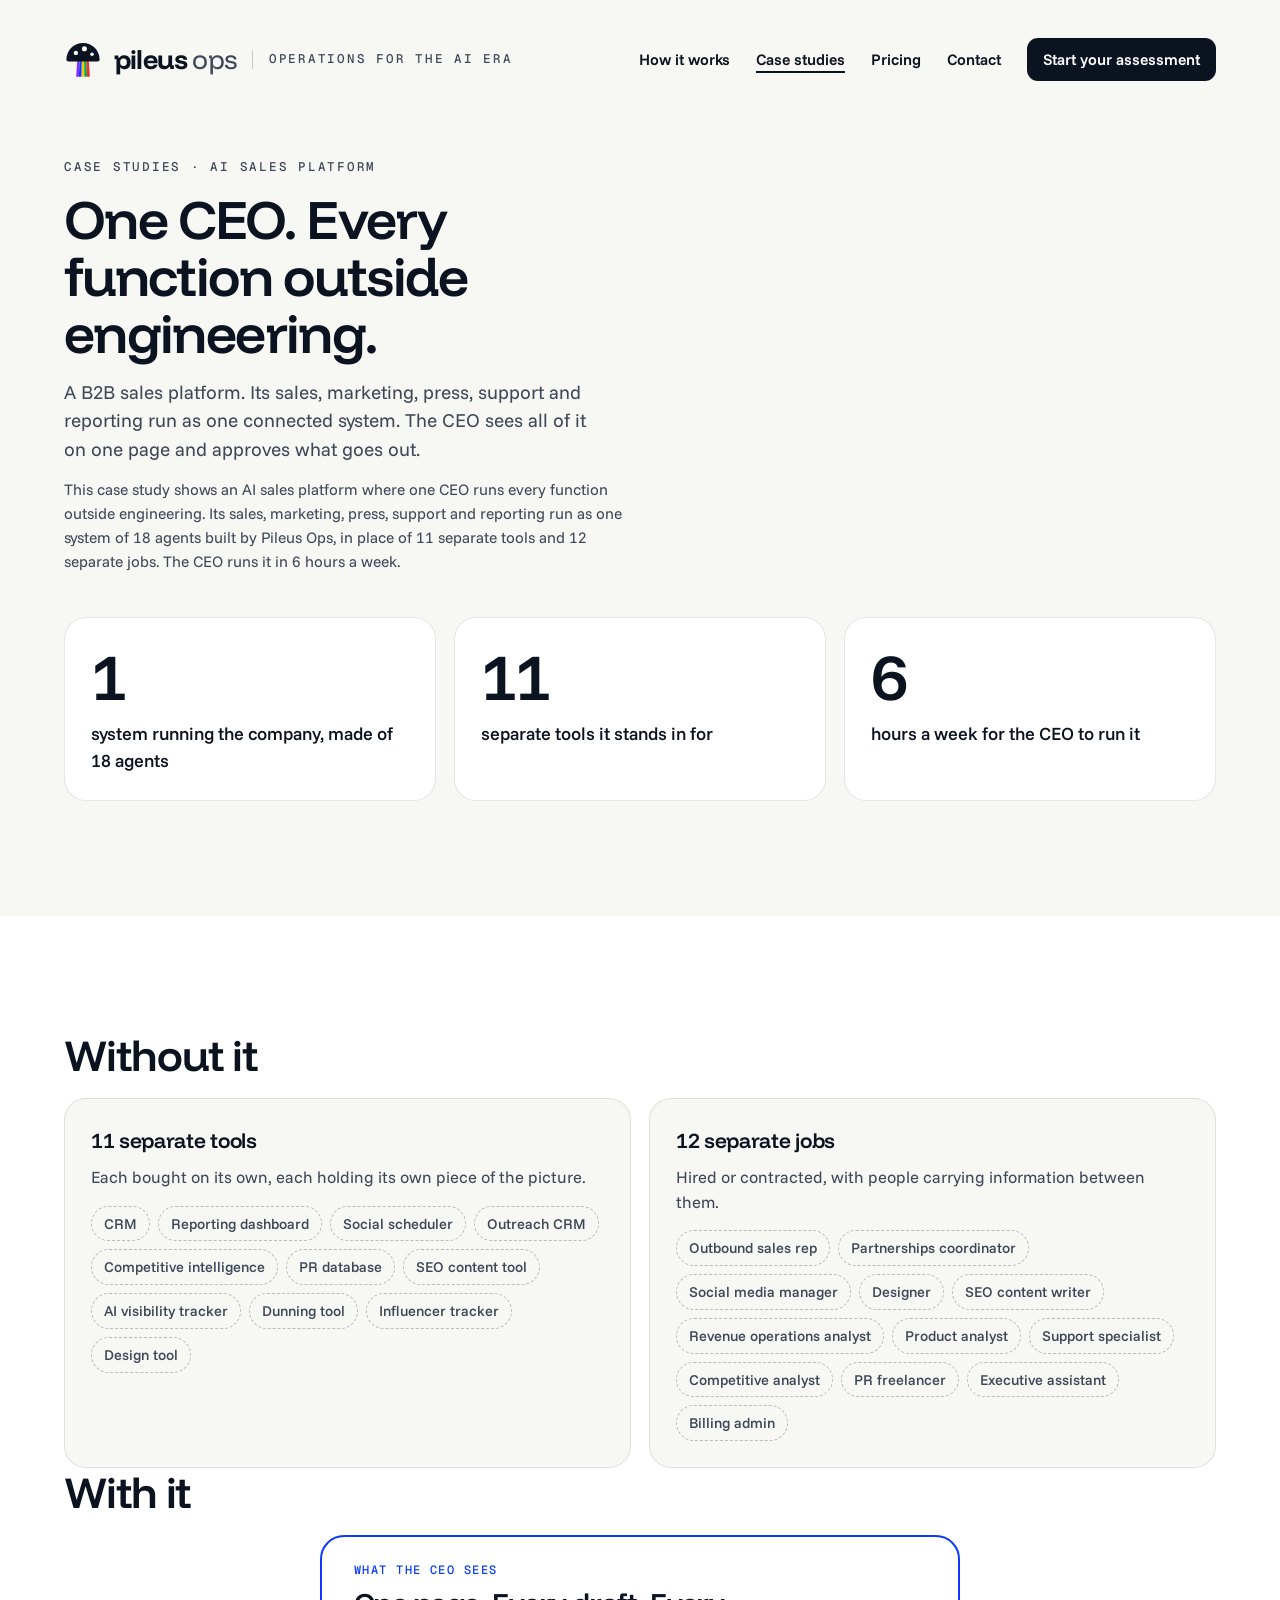
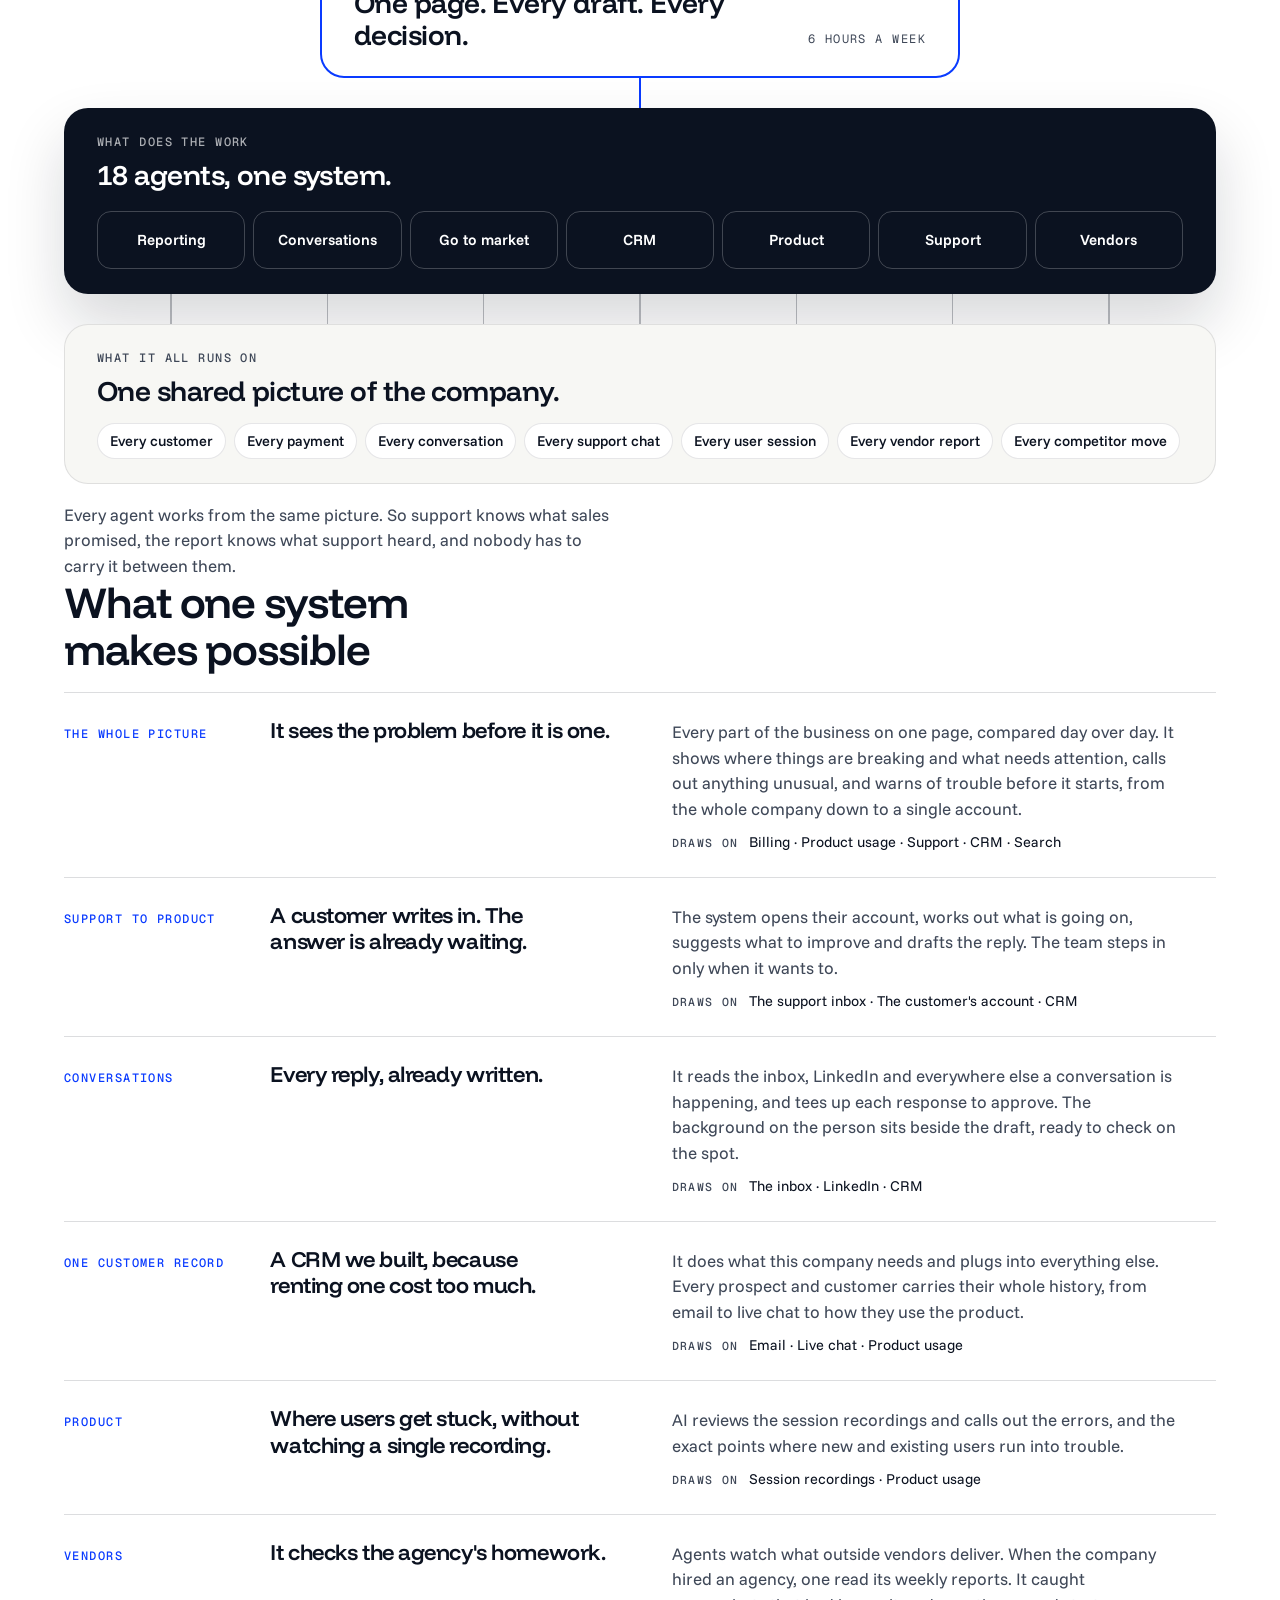
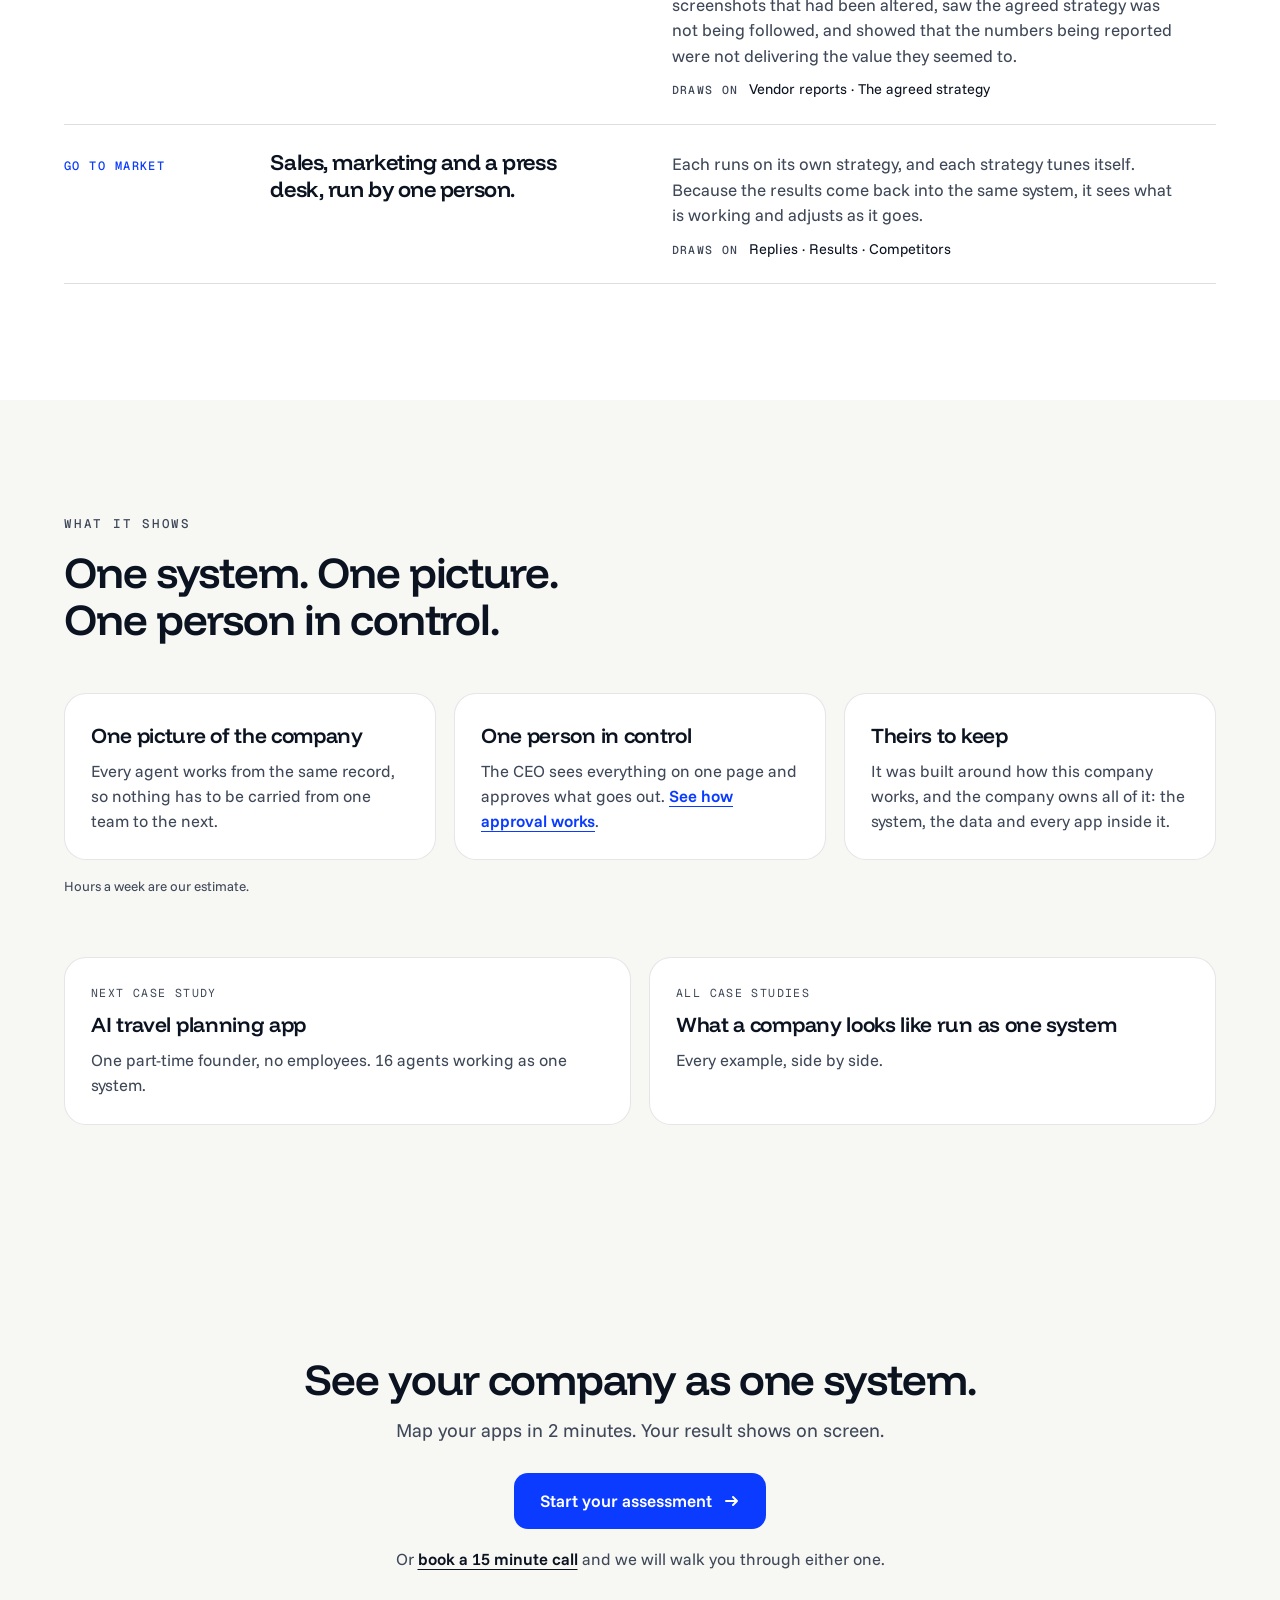
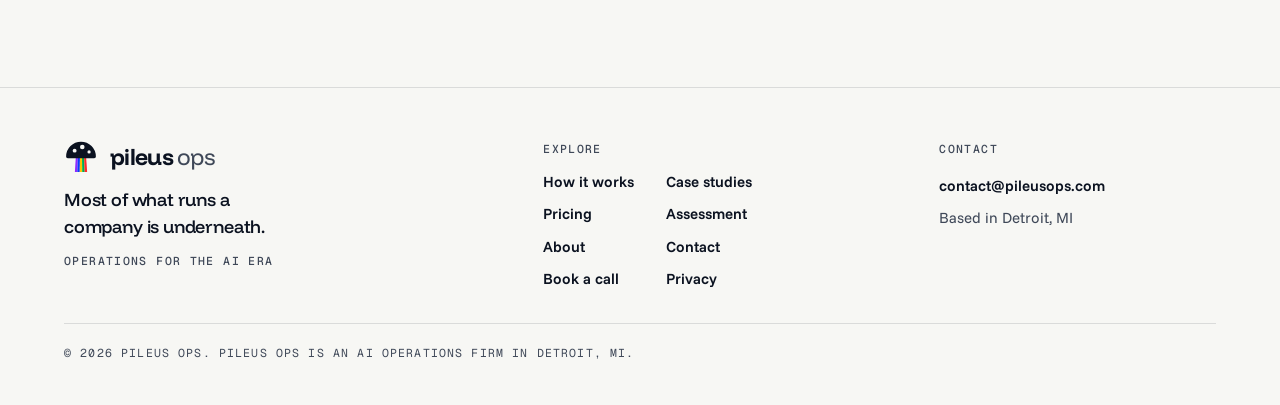
<file: case-studies/ai-sales-platform/index.html>
<!DOCTYPE html>
<html lang="en">
<head>
<meta charset="utf-8">
<meta name="viewport" content="width=device-width, initial-scale=1">
<title>Case study: an AI sales platform run by its CEO | Pileus Ops</title>
<meta name="description" content="An AI sales platform runs as one system of 18 agents in place of 11 tools and 12 jobs. Its CEO runs every function outside engineering in 6 hours a week.">
<link rel="canonical" href="https://pileusops.com/case-studies/ai-sales-platform/">
<link rel="icon" type="image/svg+xml" href="/favicon.svg">
<meta property="og:type" content="website">
<meta property="og:site_name" content="Pileus Ops">
<meta property="og:url" content="https://pileusops.com/case-studies/ai-sales-platform/">
<meta property="og:title" content="Case study: an AI sales platform run by its CEO | Pileus Ops">
<meta property="og:description" content="An AI sales platform runs as one system of 18 agents in place of 11 tools and 12 jobs. Its CEO runs every function outside engineering in 6 hours a week.">
<meta property="og:image" content="https://pileusops.com/og.png">
<meta property="og:image:width" content="1200">
<meta property="og:image:height" content="630">
<meta property="og:image:alt" content="Pileus Ops. Turn the apps you already run into one AI system you control.">
<meta name="twitter:card" content="summary_large_image">
<meta name="twitter:image" content="https://pileusops.com/og.png">
<script>document.documentElement.classList.add("js")</script>
<link rel="preconnect" href="https://fonts.googleapis.com">
<link rel="preconnect" href="https://fonts.gstatic.com" crossorigin>
<link rel="stylesheet" href="https://fonts.googleapis.com/css2?family=Funnel+Display:wght@500;600;700&family=Funnel+Sans:wght@400;500;600&family=Geist+Mono:wght@500&display=swap">
<link rel="stylesheet" href="/site.css?v=202611260912">
<script type="application/ld+json">
{
  "@context": "https://schema.org",
  "@graph": [
    {
      "@type": "ProfessionalService",
      "@id": "https://pileusops.com/#organization",
      "name": "Pileus Ops",
      "legalName": "Opsmith LLC",
      "url": "https://pileusops.com/",
      "logo": "https://pileusops.com/logo.png",
      "image": "https://pileusops.com/og.png",
      "slogan": "Operations for the AI era",
      "description": "Pileus Ops is an AI operations firm in Detroit, Michigan. It turns the apps a company already runs into one system of custom AI agents and apps that the company owns, at fixed prices.",
      "email": "contact@pileusops.com",
      "address": {
        "@type": "PostalAddress",
        "addressLocality": "Detroit",
        "addressRegion": "MI",
        "addressCountry": "US"
      },
      "areaServed": "US",
      "priceRange": "$5,000 to $25,000+",
      "founder": {
        "@id": "https://pileusops.com/about/#jaclyn-curtis"
      },
      "knowsAbout": [
        "AI operations",
        "Custom AI agents",
        "Business process automation",
        "Software integration",
        "SaaS consolidation"
      ],
      "sameAs": [
        "https://www.linkedin.com/company/pileusops/"
      ]
    },
    {
      "@type": "WebSite",
      "@id": "https://pileusops.com/#website",
      "url": "https://pileusops.com/",
      "name": "Pileus Ops",
      "publisher": {
        "@id": "https://pileusops.com/#organization"
      },
      "inLanguage": "en-US"
    }
  ]
}
</script>
<script type="application/ld+json">
{
  "@context": "https://schema.org",
  "@graph": [
    {
      "@type": "WebPage",
      "@id": "https://pileusops.com/case-studies/ai-sales-platform/#webpage",
      "url": "https://pileusops.com/case-studies/ai-sales-platform/",
      "name": "Case study: an AI sales platform run by its CEO | Pileus Ops",
      "description": "An AI sales platform runs as one system of 18 agents in place of 11 tools and 12 jobs. Its CEO runs every function outside engineering in 6 hours a week.",
      "isPartOf": {
        "@id": "https://pileusops.com/#website"
      },
      "about": {
        "@id": "https://pileusops.com/#organization"
      },
      "primaryImageOfPage": "https://pileusops.com/og.png",
      "inLanguage": "en-US"
    },
    {
      "@type": "BreadcrumbList",
      "itemListElement": [
        {
          "@type": "ListItem",
          "position": 1,
          "name": "Home",
          "item": "https://pileusops.com/"
        },
        {
          "@type": "ListItem",
          "position": 2,
          "name": "Case studies",
          "item": "https://pileusops.com/case-studies/"
        },
        {
          "@type": "ListItem",
          "position": 3,
          "name": "AI sales platform",
          "item": "https://pileusops.com/case-studies/ai-sales-platform/"
        }
      ]
    }
  ]
}
</script>
</head>
<body>
<div class="bar">
  <header class="top">
    <a class="brand" href="/" aria-label="Pileus Ops">
      <svg aria-hidden="true" width="38" height="38" viewBox="0 0 40 40"><path d="M14.00 19H16.40L15.68 37.5H12.80z" fill="#8F2BFF"/><path d="M16.40 19H18.80L18.56 37.5H15.68z" fill="#0A3BFF"/><path d="M18.80 19H21.20L21.44 37.5H18.56z" fill="#FFC400"/><path d="M21.20 19H23.60L24.32 37.5H21.44z" fill="#00B050"/><path d="M23.60 19H26.00L27.20 37.5H24.32z" fill="#FF2B2B"/><path d="M2.5 19.5a17.5 17.5 0 0 1 35 0c0 1.1-.9 2-2 2h-31c-1.1 0-2-.9-2-2z" fill="#0B1220"/><circle cx="12.5" cy="12.5" r="2.3" fill="#F7F7F4"/><circle cx="21.5" cy="8.2" r="2.7" fill="#F7F7F4"/><circle cx="29.5" cy="14" r="1.9" fill="#F7F7F4"/></svg>
      <span>pileus <span class="ops">ops</span></span></a>
    <span class="tag">Operations for the AI era</span>
    <nav class="nav" aria-label="Page"><a href="/how-it-works/">How it works</a><a href="/case-studies/" aria-current="page">Case studies</a><a href="/pricing/">Pricing</a><a href="/contact/">Contact</a><a class="go" href="/assessment/">Start your assessment</a></nav>
  </header>
</div>
<section class="band phead">
  <div class="in">
    <p class="eyebrow"><a class="crumb" href="/case-studies/">Case studies</a> · AI sales platform</p>
    <h1 class="h1">One CEO. Every function outside engineering.</h1>
    <p class="sub">A B2B sales platform. Its sales, marketing, press, support and reporting run as one connected system. The CEO sees all of it on one page and approves what goes out.</p>
    <p class="def">This case study shows an AI sales platform where one CEO runs every function outside engineering. Its sales, marketing, press, support and reporting run as one system of 18 agents built by Pileus Ops, in place of 11 separate tools and 12 separate jobs. The CEO runs it in 6 hours a week.</p>
    <div class="grid g3">
      <div class="card stat rv"><b>1</b><p>system running the company, made of 18 agents</p></div>
      <div class="card stat rv"><b>11</b><p>separate tools it stands in for</p></div>
      <div class="card stat rv"><b>6</b><p>hours a week for the CEO to run it</p></div>
    </div>
  </div>
</section>

<section class="band white">
  <div class="in">
    <h2 class="csh rv">Without it</h2>
    <div class="grid g2 csfoot cstight">
      <div class="card rv"><h3>11 separate tools</h3><p>Each bought on its own, each holding its own piece of the picture.</p>
        <ul class="cslist loose"><li>CRM</li><li>Reporting dashboard</li><li>Social scheduler</li><li>Outreach CRM</li><li>Competitive intelligence</li><li>PR database</li><li>SEO content tool</li><li>AI visibility tracker</li><li>Dunning tool</li><li>Influencer tracker</li><li>Design tool</li></ul></div>
      <div class="card rv"><h3>12 separate jobs</h3><p>Hired or contracted, with people carrying information between them.</p>
        <ul class="cslist loose"><li>Outbound sales rep</li><li>Partnerships coordinator</li><li>Social media manager</li><li>Designer</li><li>SEO content writer</li><li>Revenue operations analyst</li><li>Product analyst</li><li>Support specialist</li><li>Competitive analyst</li><li>PR freelancer</li><li>Executive assistant</li><li>Billing admin</li></ul></div>
    </div>

    <h2 class="csh rv">With it</h2>
    <div class="csmap rv">
      <div class="cm lead"><p class="cm-h">What the CEO sees</p><p class="cm-big">One page. Every draft. Every decision.</p><p class="cm-side">6 hours a week</p></div>
      <div class="cm-link" aria-hidden="true"><i></i></div>
      <div class="cm agents"><p class="cm-h">What does the work</p><p class="cm-big">18 agents, one system.</p><ul class="cm-fn"><li>Reporting</li><li>Conversations</li><li>Go to market</li><li>CRM</li><li>Product</li><li>Support</li><li>Vendors</li></ul></div>
      <div class="cm-link many" aria-hidden="true"><i></i><i></i><i></i><i></i><i></i><i></i><i></i></div>
      <div class="cm base"><p class="cm-h">What it all runs on</p><p class="cm-big">One shared picture of the company.</p><ul class="cslist"><li>Every customer</li><li>Every payment</li><li>Every conversation</li><li>Every support chat</li><li>Every user session</li><li>Every vendor report</li><li>Every competitor move</li></ul></div>
      <p class="cm-note">Every agent works from the same picture. So support knows what sales promised, the report knows what support heard, and nobody has to carry it between them.</p>
    </div>

    <h2 class="csh rv">What one system makes possible</h2>
    <div class="csout rv">
      <div><small>The whole picture</small><h4>It sees the problem before it is one.</h4><div><p>Every part of the business on one page, compared day over day. It shows where things are breaking and what needs attention, calls out anything unusual, and warns of trouble before it starts, from the whole company down to a single account.</p><p class="from"><b>Draws on</b>Billing · Product usage · Support · CRM · Search</p></div></div>
      <div><small>Support to product</small><h4>A customer writes in. The answer is already waiting.</h4><div><p>The system opens their account, works out what is going on, suggests what to improve and drafts the reply. The team steps in only when it wants to.</p><p class="from"><b>Draws on</b>The support inbox · The customer's account · CRM</p></div></div>
      <div><small>Conversations</small><h4>Every reply, already written.</h4><div><p>It reads the inbox, LinkedIn and everywhere else a conversation is happening, and tees up each response to approve. The background on the person sits beside the draft, ready to check on the spot.</p><p class="from"><b>Draws on</b>The inbox · LinkedIn · CRM</p></div></div>
      <div><small>One customer record</small><h4>A CRM we built, because renting one cost too much.</h4><div><p>It does what this company needs and plugs into everything else. Every prospect and customer carries their whole history, from email to live chat to how they use the product.</p><p class="from"><b>Draws on</b>Email · Live chat · Product usage</p></div></div>
      <div><small>Product</small><h4>Where users get stuck, without watching a single recording.</h4><div><p>AI reviews the session recordings and calls out the errors, and the exact points where new and existing users run into trouble.</p><p class="from"><b>Draws on</b>Session recordings · Product usage</p></div></div>
      <div><small>Vendors</small><h4>It checks the agency's homework.</h4><div><p>Agents watch what outside vendors deliver. When the company hired an agency, one read its weekly reports. It caught screenshots that had been altered, saw the agreed strategy was not being followed, and showed that the numbers being reported were not delivering the value they seemed to.</p><p class="from"><b>Draws on</b>Vendor reports · The agreed strategy</p></div></div>
      <div><small>Go to market</small><h4>Sales, marketing and a press desk, run by one person.</h4><div><p>Each runs on its own strategy, and each strategy tunes itself. Because the results come back into the same system, it sees what is working and adjusts as it goes.</p><p class="from"><b>Draws on</b>Replies · Results · Competitors</p></div></div>
    </div>
  </div>
</section>

<section class="band">
  <div class="in">
    <p class="eyebrow rv">What it shows</p>
    <h2 class="rv">One system. One picture. One person in control.</h2>
    <div class="grid g3">
      <div class="card rv"><h3>One picture of the company</h3><p>Every agent works from the same record, so nothing has to be carried from one team to the next.</p></div>
      <div class="card rv"><h3>One person in control</h3><p>The CEO sees everything on one page and approves what goes out. <a href="/how-it-works/#control">See how approval works</a>.</p></div>
      <div class="card rv"><h3>Theirs to keep</h3><p>It was built around how this company works, and the company owns all of it: the system, the data and every app inside it.</p></div>
    </div>
    <p class="note pad">Hours a week are our estimate.</p>
    <div class="grid g2 csfoot csnext">
      <a class="card cslink rv" href="/case-studies/ai-travel-planning-app/"><small>Next case study</small><h3>AI travel planning app</h3><p>One part-time founder, no employees. 16 agents working as one system.</p></a>
      <a class="card cslink rv" href="/case-studies/"><small>All case studies</small><h3>What a company looks like run as one system</h3><p>Every example, side by side.</p></a>
    </div>
  </div>
</section>

<section class="band final">
  <div class="in">
    <h2 class="rv">See your company as one system.</h2>
    <p class="sub rv">Map your apps in 2 minutes. Your result shows on screen.</p>
    <a class="cta rv" href="/assessment/">Start your assessment
      <svg aria-hidden="true" width="16" height="16" viewBox="0 0 16 16" fill="none" stroke="currentColor" stroke-width="2" stroke-linecap="round" stroke-linejoin="round"><path d="M2 8h11M9 4l4 4-4 4"/></svg></a>
    <p class="alt rv">Or <a href="/call/">book a 15 minute call</a> and we will walk you through either one.</p>
  </div>
</section>
<footer class="foot">
  <div class="in">
    <div class="fbrand">
      <a class="brand" href="/" aria-label="Pileus Ops home"><svg aria-hidden="true" width="34" height="34" viewBox="0 0 40 40"><path d="M14.00 19H16.40L15.68 37.5H12.80z" fill="#8F2BFF"/><path d="M16.40 19H18.80L18.56 37.5H15.68z" fill="#0A3BFF"/><path d="M18.80 19H21.20L21.44 37.5H18.56z" fill="#FFC400"/><path d="M21.20 19H23.60L24.32 37.5H21.44z" fill="#00B050"/><path d="M23.60 19H26.00L27.20 37.5H24.32z" fill="#FF2B2B"/><path d="M2.5 19.5a17.5 17.5 0 0 1 35 0c0 1.1-.9 2-2 2h-31c-1.1 0-2-.9-2-2z" fill="#0B1220"/><circle cx="12.5" cy="12.5" r="2.3" fill="#F7F7F4"/><circle cx="21.5" cy="8.2" r="2.7" fill="#F7F7F4"/><circle cx="29.5" cy="14" r="1.9" fill="#F7F7F4"/></svg> <span>pileus <span class="ops">ops</span></span></a>
      <p class="line">Most of what runs a company is underneath.</p>
      <p class="ftag">Operations for the AI era</p>
    </div>
    <div class="fcol">
      <p class="fh">Explore</p>
      <nav aria-label="Footer"><a href="/how-it-works/">How it works</a><a href="/case-studies/" aria-current="page">Case studies</a><a href="/pricing/">Pricing</a><a href="/assessment/">Assessment</a><a href="/about/">About</a><a href="/contact/">Contact</a><a href="/call/">Book a call</a><a href="/privacy/">Privacy</a></nav>
    </div>
    <div class="fcol">
      <p class="fh">Contact</p>
      <a class="fmail" href="mailto:contact@pileusops.com">contact@pileusops.com</a>
      <p class="fwhere">Based in Detroit, MI</p>
    </div>
    <small>&copy; 2026 Pileus Ops. Pileus Ops is an AI operations firm in Detroit, MI.</small>
  </div>
</footer>
<script src="/brand.js?v=202611260912"></script>
<script src="/app.js?v=202611260912"></script>
</body>
</html>
</file>
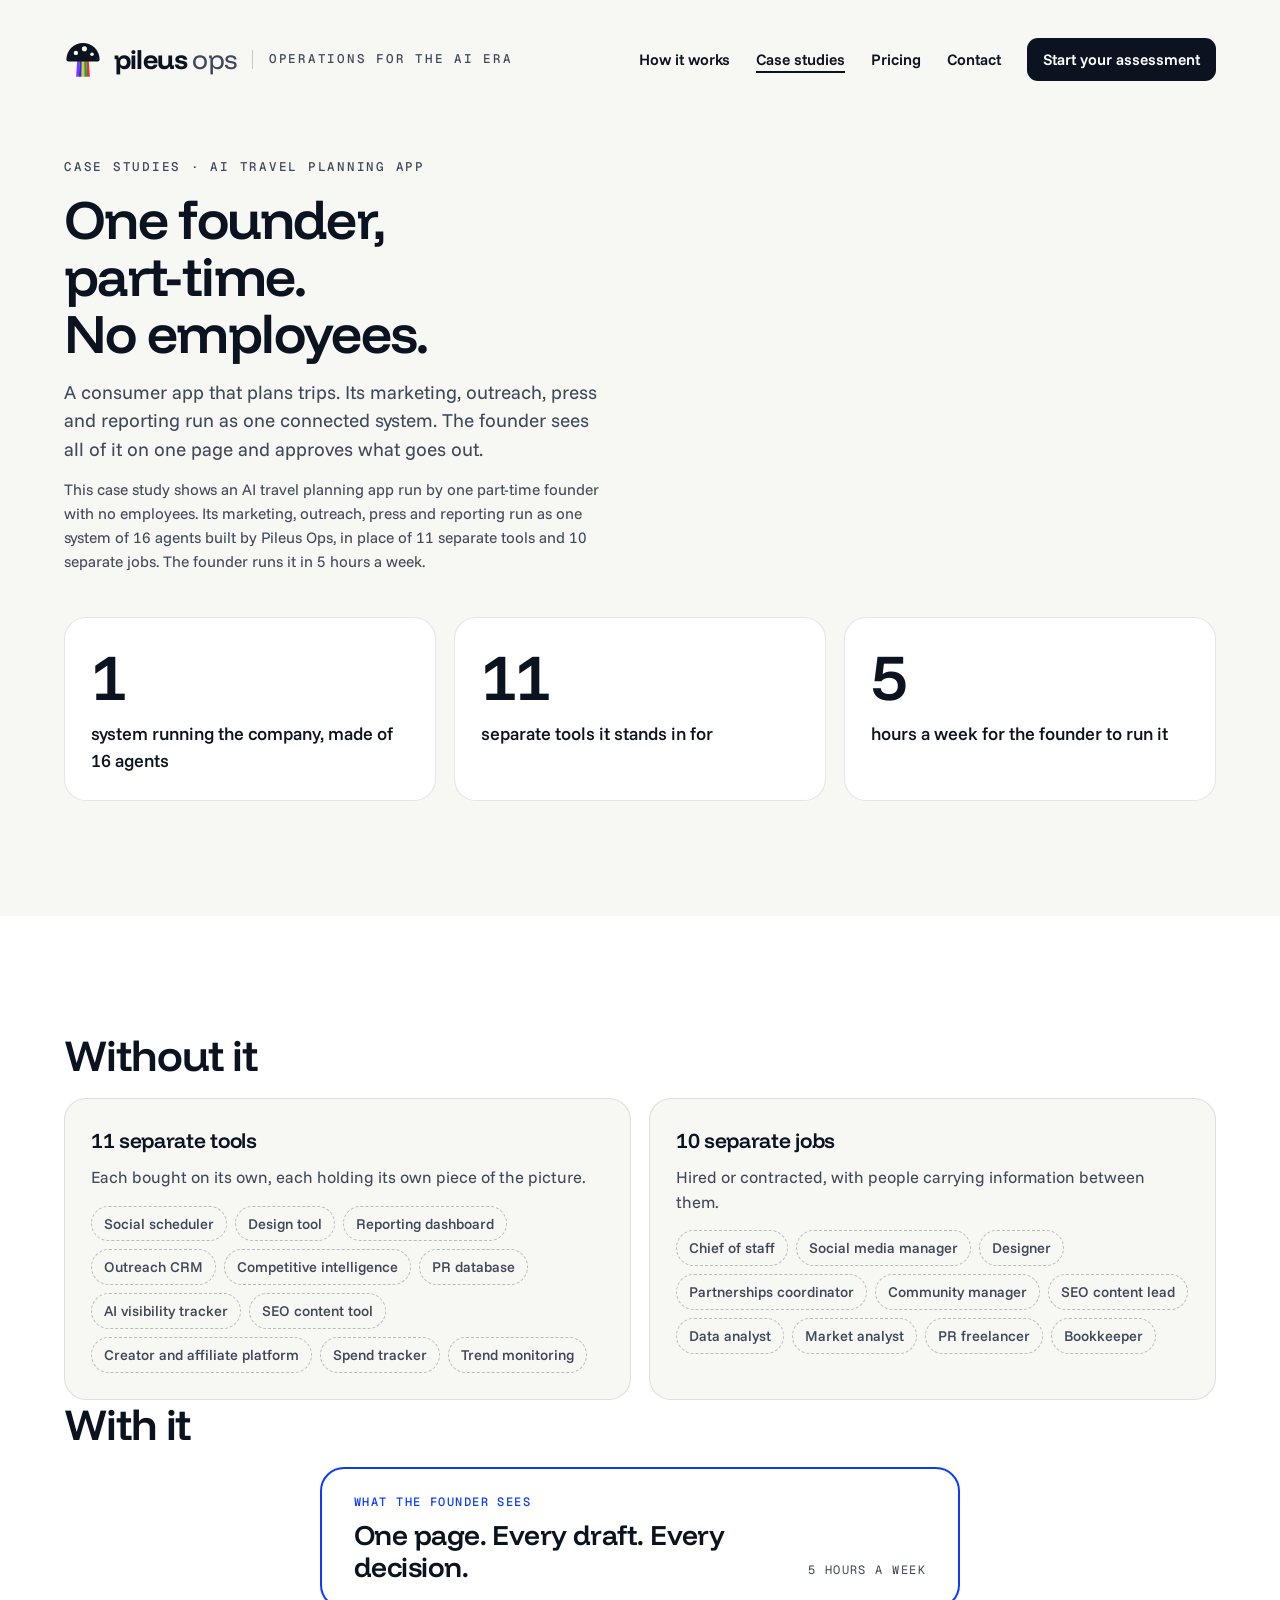
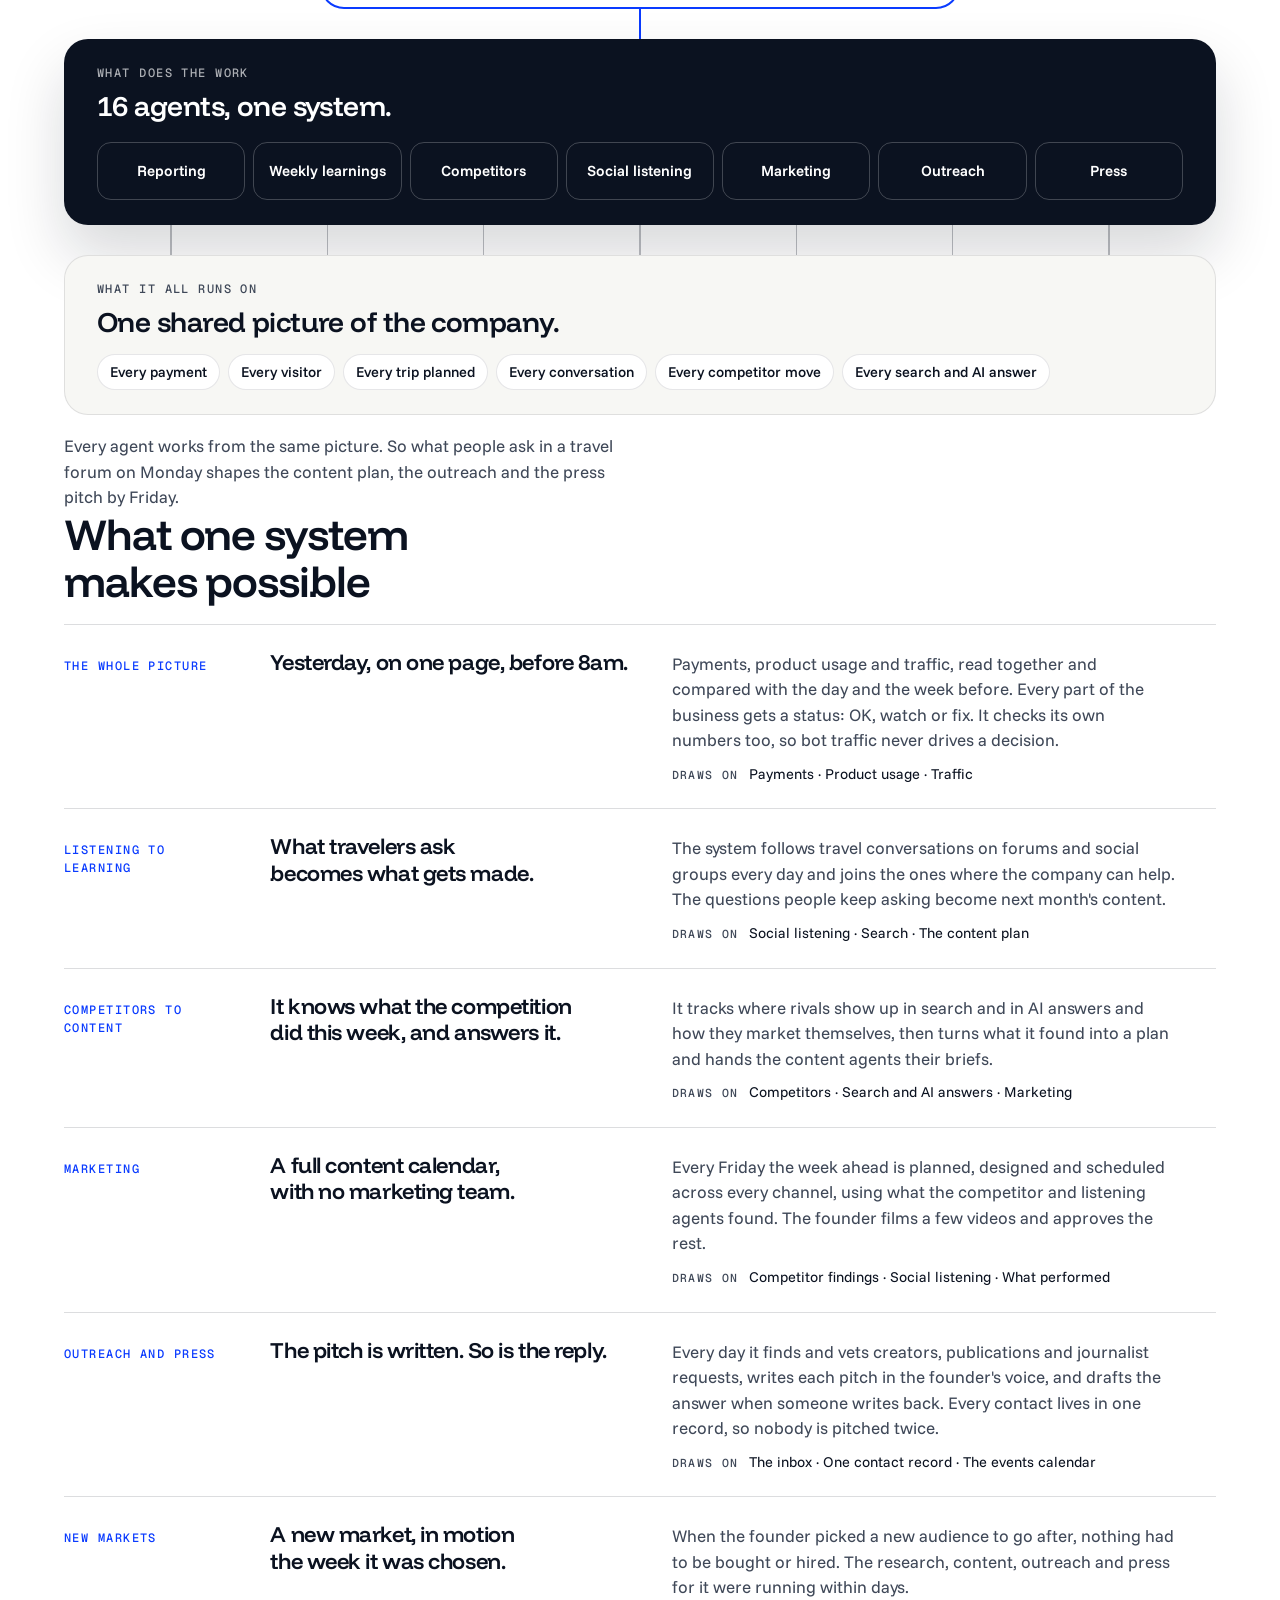
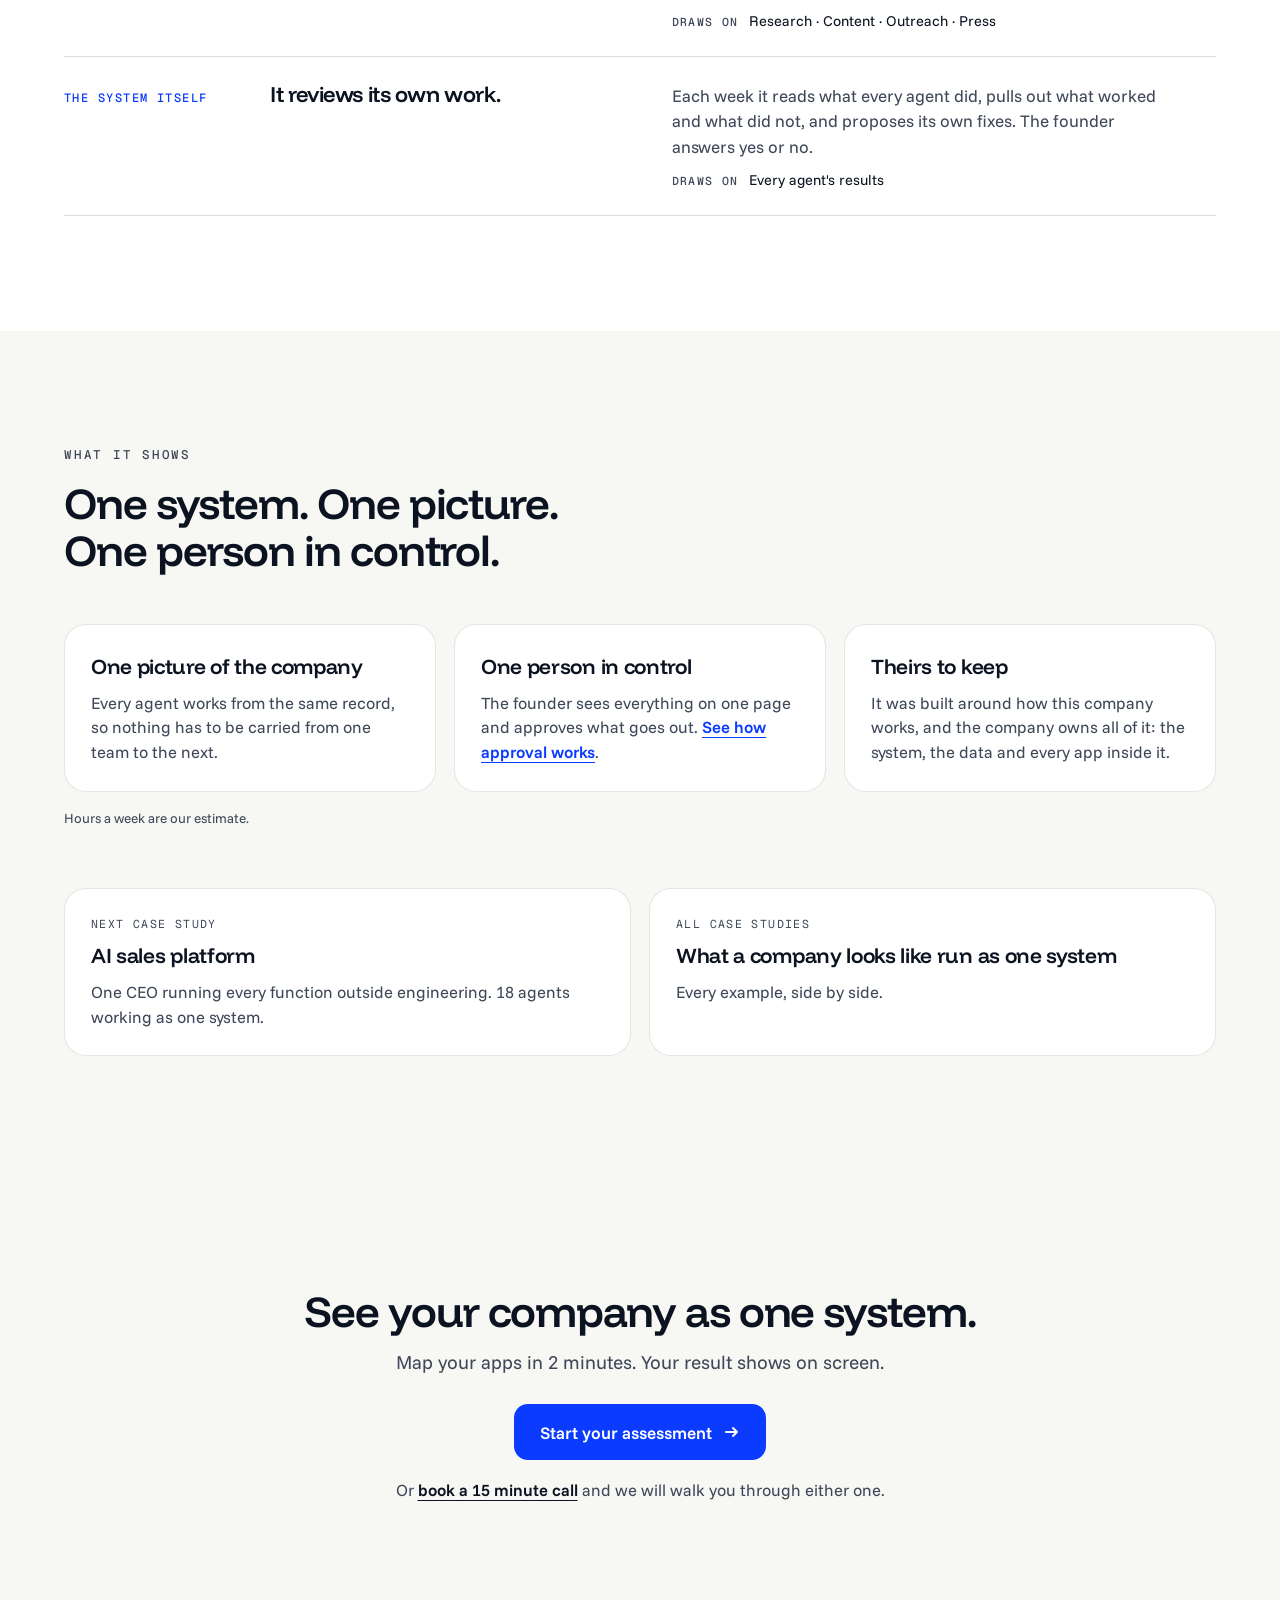
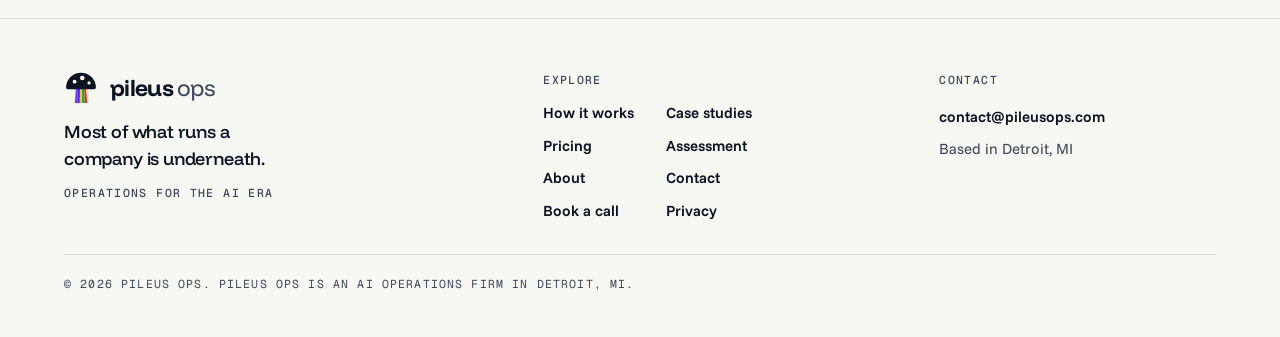
<file: case-studies/ai-travel-planning-app/index.html>
<!DOCTYPE html>
<html lang="en">
<head>
<meta charset="utf-8">
<meta name="viewport" content="width=device-width, initial-scale=1">
<title>Case study: an AI travel app run by one part-time founder | Pileus Ops</title>
<meta name="description" content="An AI travel planning app runs as one system of 16 agents in place of 11 tools and 10 jobs. One part-time founder runs it in 5 hours a week.">
<link rel="canonical" href="https://pileusops.com/case-studies/ai-travel-planning-app/">
<link rel="icon" type="image/svg+xml" href="/favicon.svg">
<meta property="og:type" content="website">
<meta property="og:site_name" content="Pileus Ops">
<meta property="og:url" content="https://pileusops.com/case-studies/ai-travel-planning-app/">
<meta property="og:title" content="Case study: an AI travel app run by one part-time founder | Pileus Ops">
<meta property="og:description" content="An AI travel planning app runs as one system of 16 agents in place of 11 tools and 10 jobs. One part-time founder runs it in 5 hours a week.">
<meta property="og:image" content="https://pileusops.com/og.png">
<meta property="og:image:width" content="1200">
<meta property="og:image:height" content="630">
<meta property="og:image:alt" content="Pileus Ops. Turn the apps you already run into one AI system you control.">
<meta name="twitter:card" content="summary_large_image">
<meta name="twitter:image" content="https://pileusops.com/og.png">
<script>document.documentElement.classList.add("js")</script>
<link rel="preconnect" href="https://fonts.googleapis.com">
<link rel="preconnect" href="https://fonts.gstatic.com" crossorigin>
<link rel="stylesheet" href="https://fonts.googleapis.com/css2?family=Funnel+Display:wght@500;600;700&family=Funnel+Sans:wght@400;500;600&family=Geist+Mono:wght@500&display=swap">
<link rel="stylesheet" href="/site.css?v=202611260912">
<script type="application/ld+json">
{
  "@context": "https://schema.org",
  "@graph": [
    {
      "@type": "ProfessionalService",
      "@id": "https://pileusops.com/#organization",
      "name": "Pileus Ops",
      "legalName": "Opsmith LLC",
      "url": "https://pileusops.com/",
      "logo": "https://pileusops.com/logo.png",
      "image": "https://pileusops.com/og.png",
      "slogan": "Operations for the AI era",
      "description": "Pileus Ops is an AI operations firm in Detroit, Michigan. It turns the apps a company already runs into one system of custom AI agents and apps that the company owns, at fixed prices.",
      "email": "contact@pileusops.com",
      "address": {
        "@type": "PostalAddress",
        "addressLocality": "Detroit",
        "addressRegion": "MI",
        "addressCountry": "US"
      },
      "areaServed": "US",
      "priceRange": "$5,000 to $25,000+",
      "founder": {
        "@id": "https://pileusops.com/about/#jaclyn-curtis"
      },
      "knowsAbout": [
        "AI operations",
        "Custom AI agents",
        "Business process automation",
        "Software integration",
        "SaaS consolidation"
      ],
      "sameAs": [
        "https://www.linkedin.com/company/pileusops/"
      ]
    },
    {
      "@type": "WebSite",
      "@id": "https://pileusops.com/#website",
      "url": "https://pileusops.com/",
      "name": "Pileus Ops",
      "publisher": {
        "@id": "https://pileusops.com/#organization"
      },
      "inLanguage": "en-US"
    }
  ]
}
</script>
<script type="application/ld+json">
{
  "@context": "https://schema.org",
  "@graph": [
    {
      "@type": "WebPage",
      "@id": "https://pileusops.com/case-studies/ai-travel-planning-app/#webpage",
      "url": "https://pileusops.com/case-studies/ai-travel-planning-app/",
      "name": "Case study: an AI travel app run by one part-time founder | Pileus Ops",
      "description": "An AI travel planning app runs as one system of 16 agents in place of 11 tools and 10 jobs. One part-time founder runs it in 5 hours a week.",
      "isPartOf": {
        "@id": "https://pileusops.com/#website"
      },
      "about": {
        "@id": "https://pileusops.com/#organization"
      },
      "primaryImageOfPage": "https://pileusops.com/og.png",
      "inLanguage": "en-US"
    },
    {
      "@type": "BreadcrumbList",
      "itemListElement": [
        {
          "@type": "ListItem",
          "position": 1,
          "name": "Home",
          "item": "https://pileusops.com/"
        },
        {
          "@type": "ListItem",
          "position": 2,
          "name": "Case studies",
          "item": "https://pileusops.com/case-studies/"
        },
        {
          "@type": "ListItem",
          "position": 3,
          "name": "AI travel planning app",
          "item": "https://pileusops.com/case-studies/ai-travel-planning-app/"
        }
      ]
    }
  ]
}
</script>
</head>
<body>
<div class="bar">
  <header class="top">
    <a class="brand" href="/" aria-label="Pileus Ops">
      <svg aria-hidden="true" width="38" height="38" viewBox="0 0 40 40"><path d="M14.00 19H16.40L15.68 37.5H12.80z" fill="#8F2BFF"/><path d="M16.40 19H18.80L18.56 37.5H15.68z" fill="#0A3BFF"/><path d="M18.80 19H21.20L21.44 37.5H18.56z" fill="#FFC400"/><path d="M21.20 19H23.60L24.32 37.5H21.44z" fill="#00B050"/><path d="M23.60 19H26.00L27.20 37.5H24.32z" fill="#FF2B2B"/><path d="M2.5 19.5a17.5 17.5 0 0 1 35 0c0 1.1-.9 2-2 2h-31c-1.1 0-2-.9-2-2z" fill="#0B1220"/><circle cx="12.5" cy="12.5" r="2.3" fill="#F7F7F4"/><circle cx="21.5" cy="8.2" r="2.7" fill="#F7F7F4"/><circle cx="29.5" cy="14" r="1.9" fill="#F7F7F4"/></svg>
      <span>pileus <span class="ops">ops</span></span></a>
    <span class="tag">Operations for the AI era</span>
    <nav class="nav" aria-label="Page"><a href="/how-it-works/">How it works</a><a href="/case-studies/" aria-current="page">Case studies</a><a href="/pricing/">Pricing</a><a href="/contact/">Contact</a><a class="go" href="/assessment/">Start your assessment</a></nav>
  </header>
</div>
<section class="band phead">
  <div class="in">
    <p class="eyebrow"><a class="crumb" href="/case-studies/">Case studies</a> · AI travel planning app</p>
    <h1 class="h1">One founder, <span style="white-space:nowrap">part-time</span>. No employees.</h1>
    <p class="sub">A consumer app that plans trips. Its marketing, outreach, press and reporting run as one connected system. The founder sees all of it on one page and approves what goes out.</p>
    <p class="def">This case study shows an AI travel planning app run by one part-time founder with no employees. Its marketing, outreach, press and reporting run as one system of 16 agents built by Pileus Ops, in place of 11 separate tools and 10 separate jobs. The founder runs it in 5 hours a week.</p>
    <div class="grid g3">
      <div class="card stat rv"><b>1</b><p>system running the company, made of 16 agents</p></div>
      <div class="card stat rv"><b>11</b><p>separate tools it stands in for</p></div>
      <div class="card stat rv"><b>5</b><p>hours a week for the founder to run it</p></div>
    </div>
  </div>
</section>

<section class="band white">
  <div class="in">
    <h2 class="csh rv">Without it</h2>
    <div class="grid g2 csfoot cstight">
      <div class="card rv"><h3>11 separate tools</h3><p>Each bought on its own, each holding its own piece of the picture.</p>
        <ul class="cslist loose"><li>Social scheduler</li><li>Design tool</li><li>Reporting dashboard</li><li>Outreach CRM</li><li>Competitive intelligence</li><li>PR database</li><li>AI visibility tracker</li><li>SEO content tool</li><li>Creator and affiliate platform</li><li>Spend tracker</li><li>Trend monitoring</li></ul></div>
      <div class="card rv"><h3>10 separate jobs</h3><p>Hired or contracted, with people carrying information between them.</p>
        <ul class="cslist loose"><li>Chief of staff</li><li>Social media manager</li><li>Designer</li><li>Partnerships coordinator</li><li>Community manager</li><li>SEO content lead</li><li>Data analyst</li><li>Market analyst</li><li>PR freelancer</li><li>Bookkeeper</li></ul></div>
    </div>

    <h2 class="csh rv">With it</h2>
    <div class="csmap rv">
      <div class="cm lead"><p class="cm-h">What the founder sees</p><p class="cm-big">One page. Every draft. Every decision.</p><p class="cm-side">5 hours a week</p></div>
      <div class="cm-link" aria-hidden="true"><i></i></div>
      <div class="cm agents"><p class="cm-h">What does the work</p><p class="cm-big">16 agents, one system.</p><ul class="cm-fn"><li>Reporting</li><li>Weekly learnings</li><li>Competitors</li><li>Social listening</li><li>Marketing</li><li>Outreach</li><li>Press</li></ul></div>
      <div class="cm-link many" aria-hidden="true"><i></i><i></i><i></i><i></i><i></i><i></i><i></i></div>
      <div class="cm base"><p class="cm-h">What it all runs on</p><p class="cm-big">One shared picture of the company.</p><ul class="cslist"><li>Every payment</li><li>Every visitor</li><li>Every trip planned</li><li>Every conversation</li><li>Every competitor move</li><li>Every search and AI answer</li></ul></div>
      <p class="cm-note">Every agent works from the same picture. So what people ask in a travel forum on Monday shapes the content plan, the outreach and the press pitch by Friday.</p>
    </div>

    <h2 class="csh rv">What one system makes possible</h2>
    <div class="csout rv">
      <div><small>The whole picture</small><h4>Yesterday, on one page, before 8am.</h4><div><p>Payments, product usage and traffic, read together and compared with the day and the week before. Every part of the business gets a status: OK, watch or fix. It checks its own numbers too, so bot traffic never drives a decision.</p><p class="from"><b>Draws on</b>Payments · Product usage · Traffic</p></div></div>
      <div><small>Listening to learning</small><h4>What travelers ask becomes what gets made.</h4><div><p>The system follows travel conversations on forums and social groups every day and joins the ones where the company can help. The questions people keep asking become next month's content.</p><p class="from"><b>Draws on</b>Social listening · Search · The content plan</p></div></div>
      <div><small>Competitors to content</small><h4>It knows what the competition did this week, and answers it.</h4><div><p>It tracks where rivals show up in search and in AI answers and how they market themselves, then turns what it found into a plan and hands the content agents their briefs.</p><p class="from"><b>Draws on</b>Competitors · Search and AI answers · Marketing</p></div></div>
      <div><small>Marketing</small><h4>A full content calendar, with no marketing team.</h4><div><p>Every Friday the week ahead is planned, designed and scheduled across every channel, using what the competitor and listening agents found. The founder films a few videos and approves the rest.</p><p class="from"><b>Draws on</b>Competitor findings · Social listening · What performed</p></div></div>
      <div><small>Outreach and press</small><h4>The pitch is written. So is the reply.</h4><div><p>Every day it finds and vets creators, publications and journalist requests, writes each pitch in the founder's voice, and drafts the answer when someone writes back. Every contact lives in one record, so nobody is pitched twice.</p><p class="from"><b>Draws on</b>The inbox · One contact record · The events calendar</p></div></div>
      <div><small>New markets</small><h4>A new market, in motion the week it was chosen.</h4><div><p>When the founder picked a new audience to go after, nothing had to be bought or hired. The research, content, outreach and press for it were running within days.</p><p class="from"><b>Draws on</b>Research · Content · Outreach · Press</p></div></div>
      <div><small>The system itself</small><h4>It reviews its own work.</h4><div><p>Each week it reads what every agent did, pulls out what worked and what did not, and proposes its own fixes. The founder answers yes or no.</p><p class="from"><b>Draws on</b>Every agent's results</p></div></div>
    </div>
  </div>
</section>

<section class="band">
  <div class="in">
    <p class="eyebrow rv">What it shows</p>
    <h2 class="rv">One system. One picture. One person in control.</h2>
    <div class="grid g3">
      <div class="card rv"><h3>One picture of the company</h3><p>Every agent works from the same record, so nothing has to be carried from one team to the next.</p></div>
      <div class="card rv"><h3>One person in control</h3><p>The founder sees everything on one page and approves what goes out. <a href="/how-it-works/#control">See how approval works</a>.</p></div>
      <div class="card rv"><h3>Theirs to keep</h3><p>It was built around how this company works, and the company owns all of it: the system, the data and every app inside it.</p></div>
    </div>
    <p class="note pad">Hours a week are our estimate.</p>
    <div class="grid g2 csfoot csnext">
      <a class="card cslink rv" href="/case-studies/ai-sales-platform/"><small>Next case study</small><h3>AI sales platform</h3><p>One CEO running every function outside engineering. 18 agents working as one system.</p></a>
      <a class="card cslink rv" href="/case-studies/"><small>All case studies</small><h3>What a company looks like run as one system</h3><p>Every example, side by side.</p></a>
    </div>
  </div>
</section>

<section class="band final">
  <div class="in">
    <h2 class="rv">See your company as one system.</h2>
    <p class="sub rv">Map your apps in 2 minutes. Your result shows on screen.</p>
    <a class="cta rv" href="/assessment/">Start your assessment
      <svg aria-hidden="true" width="16" height="16" viewBox="0 0 16 16" fill="none" stroke="currentColor" stroke-width="2" stroke-linecap="round" stroke-linejoin="round"><path d="M2 8h11M9 4l4 4-4 4"/></svg></a>
    <p class="alt rv">Or <a href="/call/">book a 15 minute call</a> and we will walk you through either one.</p>
  </div>
</section>
<footer class="foot">
  <div class="in">
    <div class="fbrand">
      <a class="brand" href="/" aria-label="Pileus Ops home"><svg aria-hidden="true" width="34" height="34" viewBox="0 0 40 40"><path d="M14.00 19H16.40L15.68 37.5H12.80z" fill="#8F2BFF"/><path d="M16.40 19H18.80L18.56 37.5H15.68z" fill="#0A3BFF"/><path d="M18.80 19H21.20L21.44 37.5H18.56z" fill="#FFC400"/><path d="M21.20 19H23.60L24.32 37.5H21.44z" fill="#00B050"/><path d="M23.60 19H26.00L27.20 37.5H24.32z" fill="#FF2B2B"/><path d="M2.5 19.5a17.5 17.5 0 0 1 35 0c0 1.1-.9 2-2 2h-31c-1.1 0-2-.9-2-2z" fill="#0B1220"/><circle cx="12.5" cy="12.5" r="2.3" fill="#F7F7F4"/><circle cx="21.5" cy="8.2" r="2.7" fill="#F7F7F4"/><circle cx="29.5" cy="14" r="1.9" fill="#F7F7F4"/></svg> <span>pileus <span class="ops">ops</span></span></a>
      <p class="line">Most of what runs a company is underneath.</p>
      <p class="ftag">Operations for the AI era</p>
    </div>
    <div class="fcol">
      <p class="fh">Explore</p>
      <nav aria-label="Footer"><a href="/how-it-works/">How it works</a><a href="/case-studies/" aria-current="page">Case studies</a><a href="/pricing/">Pricing</a><a href="/assessment/">Assessment</a><a href="/about/">About</a><a href="/contact/">Contact</a><a href="/call/">Book a call</a><a href="/privacy/">Privacy</a></nav>
    </div>
    <div class="fcol">
      <p class="fh">Contact</p>
      <a class="fmail" href="mailto:contact@pileusops.com">contact@pileusops.com</a>
      <p class="fwhere">Based in Detroit, MI</p>
    </div>
    <small>&copy; 2026 Pileus Ops. Pileus Ops is an AI operations firm in Detroit, MI.</small>
  </div>
</footer>
<script src="/brand.js?v=202611260912"></script>
<script src="/app.js?v=202611260912"></script>
</body>
</html>
</file>
<file: site.css>
/* layout: copy on the left, one living diagram on the right, facing the reader so every label stays legible.
   On phones the diagram becomes a simple stack: the apps, a cable, then the system. */
:root{
  color-scheme:light;
  --bg:#F7F7F4; --ink:#0B1220; --mute:#3F4858; --line:rgba(11,18,32,.1);
  --mkt:#8F2BFF; --sales:#0A3BFF; --ops:#FFC400; --fin:#00B050; --cs:#FF2B2B;
  --disp:"Funnel Display","Funnel Display Variable",system-ui,sans-serif;
  --sans:"Funnel Sans","Funnel Sans Variable",system-ui,-apple-system,"Segoe UI",sans-serif;
  --mono:"Geist Mono","Geist Mono Variable",ui-monospace,Menlo,monospace;
}
*{box-sizing:border-box}
html,body{height:100%;margin:0}
body{background:var(--bg);color:var(--ink);font-family:var(--sans);font-size:18px;line-height:1.5;overflow-x:hidden;-webkit-font-smoothing:antialiased}
.page{min-height:100%;max-width:1440px;margin:0 auto;padding:clamp(18px,3vw,38px) clamp(20px,5vw,72px) clamp(24px,3vw,40px);display:flex;flex-direction:column;gap:clamp(12px,2vw,24px)}
.top{display:flex;align-items:center;gap:16px;flex-wrap:wrap}
.brand{display:flex;align-items:center;gap:12px;font-family:var(--disp);font-weight:700;font-size:27px;letter-spacing:-.03em;color:var(--ink);text-decoration:none}
.brand svg{flex:none}
.tag{font-family:var(--mono);font-weight:500;font-size:12.5px;letter-spacing:.14em;text-transform:uppercase;color:var(--mute);border-left:1px solid rgba(11,18,32,.2);padding-left:16px}
.pick{margin-left:auto;display:flex;align-items:center;gap:10px;font-size:13px;font-weight:600;color:var(--mute)}
.pick div{display:flex;padding:3px;border-radius:99px;background:rgba(11,18,32,.07)}
.pick button{font:inherit;font-size:13px;font-weight:600;min-height:34px;padding:0 12px;border:0;border-radius:99px;background:none;color:var(--mute);cursor:pointer}
.pick button[aria-pressed="true"]{background:#fff;color:var(--ink);box-shadow:0 1px 3px rgba(11,18,32,.16)}
.hero{flex:1;display:grid;grid-template-columns:minmax(0,5fr) minmax(0,7fr);grid-template-areas:"copy viz" "proof viz";column-gap:clamp(12px,2vw,36px);row-gap:0}
.copy{grid-area:copy;align-self:end}.viz{grid-area:viz;align-self:center}
.copy{display:flex;flex-direction:column;gap:26px;align-items:flex-start;max-width:540px}
h1{margin:0;font-family:var(--disp);font-weight:600;font-size:clamp(2.3rem,3.4vw + .7rem,3.85rem);line-height:1.04;letter-spacing:-.03em;text-wrap:balance}
h1 .one{position:relative;white-space:nowrap}
h1 .one::after{content:"";position:absolute;left:0;right:0;bottom:-.07em;height:.11em;border-radius:99px;transform:scaleX(0);transform-origin:0 50%;transition:transform .9s cubic-bezier(.6,0,.2,1) .25s;
  background:linear-gradient(90deg,var(--mkt) 0 20%,var(--sales) 20% 40%,var(--ops) 40% 60%,var(--fin) 60% 80%,var(--cs) 80% 100%)}
body.on h1 .one::after{transform:scaleX(1)}
.lede{margin:0;max-width:470px;font-size:19px;color:var(--mute)}
.cta-row{display:flex;flex-wrap:wrap;align-items:center;gap:14px 24px}
.cta{display:inline-flex;align-items:center;gap:12px;min-height:56px;padding:0 26px;border-radius:14px;background:var(--sales);color:#fff;font-weight:600;font-size:17px;text-decoration:none;transition:transform .2s ease,box-shadow .2s ease}
.cta:hover{transform:translateY(-2px);box-shadow:0 12px 24px rgba(10,59,255,.3)}
.replay{display:inline-flex;align-items:center;gap:9px;min-height:44px;padding:0 4px;border:0;background:none;font:inherit;font-weight:600;font-size:17px;color:var(--ink);cursor:pointer}
.replay svg{transition:transform .5s ease}.replay:hover svg{transform:rotate(-180deg)}
.proof{grid-area:proof;align-self:start;max-width:540px;list-style:none;margin:30px 0 0;padding:22px 0 0;border-top:1px solid rgba(11,18,32,.14);width:100%;display:flex;flex-direction:column;gap:12px;font-size:16px;font-weight:500}
.proof li{display:flex;align-items:center;gap:12px}
.proof li::before{content:"";width:11px;height:11px;border-radius:3px;background:var(--sales);flex:none}
a:focus-visible,button:focus-visible{outline:2px solid var(--sales);outline-offset:4px;border-radius:6px}
.sr{position:absolute;width:1px;height:1px;overflow:hidden;clip-path:inset(50%)}

/* the diagram: nine scattered apps become five connected ones and one system; the other four are rebuilt inside it */
.viz{position:relative;width:100%;aspect-ratio:844/860}
.stage{position:absolute;left:0;top:0;width:844px;height:860px;transform-origin:0 0;perspective:2200px}
.tilt{position:absolute;inset:0;transform-style:preserve-3d;transform:rotateY(calc(-5deg + var(--ry,0deg))) rotateX(calc(2deg + var(--rx,0deg)));transform-origin:50% 50%;transition:transform .6s cubic-bezier(.2,.7,.2,1)}
svg.under{position:absolute;inset:0;overflow:visible}
.thr{fill:none;stroke-width:4.6;stroke-linecap:round;transition:stroke-dashoffset .9s cubic-bezier(.6,0,.2,1) var(--d,0s),stroke-width .25s,opacity .3s}
.end{opacity:0;transition:opacity .3s ease var(--d,0s)}
.stage.wired .end{opacity:1}
.spark{fill:none;stroke:#fff;stroke-width:2.2;stroke-linecap:round;opacity:0}
.spark.go{opacity:.95;animation:sparkback .7s cubic-bezier(.4,0,.3,1) 1}
@keyframes sparkback{from{stroke-dashoffset:calc(-1 * var(--L))}to{stroke-dashoffset:34px}}
.dim .thr:not(.hot),.dim .end:not(.hot){opacity:.16}.dim .spark:not(.hot){opacity:0}
.thr.hot{stroke-width:6.6}

#tiles{transform-style:preserve-3d}
.tile{--c:var(--team);position:absolute;left:var(--x);top:var(--y);display:flex;align-items:center;gap:13px;padding:12px 22px 12px 12px;background:#fff;border:1px solid var(--line);border-radius:18px;white-space:nowrap;cursor:default;
  font-weight:600;font-size:17.5px;letter-spacing:-.01em;box-shadow:0 14px 30px rgba(11,18,32,.11),0 2px 5px rgba(11,18,32,.06);
  transform:translate(-50%,-50%) translate3d(var(--dx,0px),var(--dy,0px),var(--z,20px)) rotate(var(--r,0deg)) scale(var(--k,1));
  transition:transform 1.1s cubic-bezier(.22,1.2,.36,1) var(--d,0s),opacity .4s ease,box-shadow .3s}
.stage.sprawl .tile{--c:#B4B8BF;--dx:var(--sx);--dy:var(--sy);--r:var(--sr);transition-duration:.6s,.3s,.3s;transition-delay:0s}
.stage:not(.sprawl) .tile.built{--k:.3;opacity:0;transition:transform .95s cubic-bezier(.6,0,.3,1) var(--d,0s),opacity .3s ease calc(var(--d,0s) + .68s)}
.tile.hot,.tile.bump{--z:54px;--k:1.06;transition-duration:.3s,.4s,.3s;transition-delay:0s;box-shadow:0 26px 44px rgba(11,18,32,.18),0 4px 8px rgba(11,18,32,.08)}
.dim .tile.keep:not(.hot){opacity:.45}
.ic{width:42px;height:42px;border-radius:12px;display:grid;place-items:center;flex:none;background:var(--c);transition:background-color .8s ease var(--d,0s)}
.ic svg{width:23px;height:23px}
.vcable{display:none}

.panel{position:absolute;left:424px;top:86px;width:396px;height:708px;background:#fff;border:1px solid var(--line);border-radius:28px;padding:26px 26px 22px;display:flex;flex-direction:column;
  box-shadow:0 50px 90px rgba(11,18,32,.16),0 10px 24px rgba(11,18,32,.07);
  opacity:0;transform:translateX(30px) scale(.94);transition:opacity .5s ease,transform .8s cubic-bezier(.22,1.2,.36,1)}
.stage.sys .panel{opacity:1;transform:none}
.ph{display:flex;align-items:center;justify-content:space-between;gap:8px;margin-bottom:14px}
.ph h2{margin:0;font-family:var(--disp);font-weight:600;font-size:23px;letter-spacing:-.02em;white-space:nowrap}
.pill{font-family:var(--mono);font-size:11px;letter-spacing:.08em;text-transform:uppercase;padding:7px 11px;border-radius:99px;background:var(--ink);color:#fff;white-space:nowrap}
/* the order bar: press it (or wait) and one order runs through every team */
.evt{all:unset;box-sizing:border-box;display:flex;align-items:center;gap:11px;width:calc(100% + 20px);margin:0 -10px 12px;height:48px;padding:0 15px 0 5px;border-radius:14px;background:#EEEFEB;color:var(--ink);font-weight:600;font-size:15.5px;letter-spacing:-.01em;cursor:pointer;position:relative;z-index:3;transition:background .35s,color .35s}
.evt .bolt{width:22px;height:22px;border-radius:50%;display:grid;place-items:center;background:var(--ink);color:#fff;flex:none;transition:background .35s,color .35s}
.evt .bolt svg{width:12px;height:12px}
.evt .t{flex:1;white-space:nowrap;overflow:hidden;text-overflow:ellipsis}
.evt .clock{font-family:var(--mono);font-size:12.5px;line-height:1;letter-spacing:.06em;opacity:0;transition:opacity .3s;font-variant-numeric:tabular-nums}
.evt:not(.run):not(.done) .bolt{animation:invite 2.2s ease-out infinite}
.evt:not(.run):not(.done):hover{background:#E4E6E0}
@keyframes invite{0%{box-shadow:0 0 0 0 rgba(11,18,32,.35)}70%,100%{box-shadow:0 0 0 9px rgba(11,18,32,0)}}
.evt.run,.evt.done{background:var(--ink);color:#fff;cursor:default}
.evt.run .bolt,.evt.done .bolt{background:#fff;color:var(--ink)}
.evt.run .clock,.evt.done .clock{opacity:1}
#lanes{flex:1;display:flex;flex-direction:column;position:relative}
.thread{position:absolute;left:5px;top:-14px;width:2px;height:0;background:var(--ink);border-radius:2px;z-index:1;pointer-events:none;transition:height .5s cubic-bezier(.5,0,.4,1)}
.lane{flex:1;border-top:1px solid var(--line);padding:0 10px;margin:0 -10px;border-radius:12px;display:flex;flex-direction:column;justify-content:center;gap:3px;transition:background .3s}
.lane.hot,.lane.flash{background:var(--t)}
.lane .r{display:flex;align-items:center;justify-content:space-between;gap:8px}
.lane b{font-weight:600;font-size:17.5px;letter-spacing:-.01em;display:flex;align-items:center;gap:10px}
.dot{width:12px;height:12px;border-radius:50%;background:var(--c);flex:none;position:relative;z-index:2;box-shadow:0 0 0 3px #fff;transition:box-shadow .3s}
.lane.hot .dot,.lane.flash .dot{box-shadow:0 0 0 3px var(--t)}
.lane.fire .dot::after{content:"";position:absolute;inset:-2px;border-radius:50%;border:2px solid var(--c);animation:ring .8s ease-out forwards}
@keyframes ring{from{transform:scale(1);opacity:.9}to{transform:scale(3.2);opacity:0}}
.chip{display:inline-flex;align-items:center;gap:5px;font-size:12.5px;font-weight:600;padding:4px 10px 4px 8px;border-radius:99px;background:var(--c);color:var(--ct,#fff);white-space:nowrap;opacity:0;transform:scale(.6);transition:opacity .25s,transform .45s cubic-bezier(.3,1.6,.5,1)}
.chip svg{width:12px;height:12px}
.chip.ask{background:var(--ink);color:#fff;padding-left:10px}
.lane.fire .chip{opacity:1;transform:none}
.lane p{margin:0 0 0 22px;font-size:14.5px;color:#6B7380;line-height:1.3;transition:color .3s}
.lane.fire p{color:var(--ink);animation:rise .4s ease-out}
@keyframes rise{from{opacity:0;transform:translateY(5px)}to{opacity:1;transform:none}}
.built-in{border-top:1px solid var(--line);padding-top:14px}
.built-in h3{margin:0 0 10px;font-family:var(--mono);font-weight:500;font-size:11.5px;letter-spacing:.12em;text-transform:uppercase;color:var(--mute)}
.chips{display:grid;grid-template-columns:1fr 1fr;gap:8px}
.bchip{display:flex;align-items:center;gap:9px;padding:7px 10px;border-radius:12px;background:#F2F3F0;font-size:14.5px;font-weight:600;opacity:0;transform:scale(.8);transition:opacity .35s ease var(--d,0s),transform .5s cubic-bezier(.3,1.5,.5,1) var(--d,0s)}
.bchip .ic{width:26px;height:26px;border-radius:8px;transition:none}.bchip .ic svg{width:15px;height:15px}
.stage.sys .bchip{opacity:1;transform:none}

@media (max-width:860px){
  .hero{grid-template-columns:1fr;grid-template-areas:"copy" "viz" "proof";row-gap:28px}
  .proof{margin-top:0}
  .viz{aspect-ratio:auto}
  .stage{position:static;width:auto;height:auto;transform:none !important;perspective:none}
  .tilt{position:static;transform:none !important}
  svg.under{display:none}
  #tiles{display:grid;grid-template-columns:repeat(3,minmax(0,1fr));gap:8px}
  .tile{position:static;transform:none;padding:7px;gap:7px;min-width:0;font-size:12.5px;white-space:normal;border-radius:14px;box-shadow:0 4px 10px rgba(11,18,32,.07);transition:opacity .6s ease var(--d,0s)}
  .stage:not(.sprawl) .tile.built{opacity:.3;transform:none}
  .tile.bump{box-shadow:0 0 0 2px var(--team)}
  .ic{width:26px;height:26px;border-radius:8px}.ic svg{width:15px;height:15px}
  .vcable{display:flex;justify-content:center;height:46px;margin:6px 0}
  .vcable s{width:9px;background:var(--c);transform:scaleY(0);transform-origin:50% 0;transition:transform .5s ease .5s}
  .vcable s:first-child{border-radius:5px 0 0 5px}.vcable s:last-child{border-radius:0 5px 5px 0}
  .stage.sys .vcable s{transform:none}
  .panel{position:static;width:auto;height:auto;padding:20px;transform:translateY(-10px) scale(.97)}
  .lane{padding:10px}
}
@media (prefers-reduced-motion:reduce){
  *,*::before,*::after{transition-duration:.01s !important;transition-delay:0s !important;animation:none !important}
}

/* ---------- the rest of the page: one idea per band, lots of air ---------- */
html{scroll-behavior:smooth}
.nav{margin-left:auto;display:flex;align-items:center;gap:26px;font-size:15.5px;font-weight:600}
.nav a{color:var(--ink);text-decoration:none}
.nav a:not(.go):hover{text-decoration:underline;text-underline-offset:5px}
.nav a.go{padding:10px 16px;border-radius:11px;background:var(--ink);color:#fff}
.micro{margin:-12px 0 0;font-size:14.5px;color:var(--mute)}
.band{padding:clamp(64px,9vw,124px) clamp(20px,5vw,72px);scroll-margin-top:0}
.band.white{background:#fff}
.in{max-width:1180px;margin:0 auto}
.eyebrow{font-family:var(--mono);font-weight:500;font-size:12.5px;letter-spacing:.14em;text-transform:uppercase;color:var(--mute);margin:0 0 14px}
.band h2{font-family:var(--disp);font-weight:600;font-size:clamp(1.9rem,2.4vw + .8rem,3rem);line-height:1.08;letter-spacing:-.025em;margin:0;max-width:21ch;text-wrap:balance}
.band .sub{margin:16px 0 0;max-width:54ch;color:var(--mute);font-size:19px}
.grid{display:grid;gap:18px;margin-top:clamp(28px,4vw,52px)}
.card{background:#fff;border:1px solid var(--line);border-radius:22px;padding:26px}
.band.white .card{background:var(--bg)}
.card h3{margin:0 0 8px;font-family:var(--disp);font-weight:600;font-size:21px;letter-spacing:-.015em}
.card p{margin:0;color:var(--mute);font-size:16.5px}
html.js .rv{opacity:0;transform:translateY(18px);transition:opacity .7s ease,transform .7s cubic-bezier(.2,.7,.2,1)}
html.js .rv.seen{opacity:1;transform:none}

/* the problem */
.g3{grid-template-columns:repeat(3,minmax(0,1fr))}
.stat b{display:block;font-family:var(--disp);font-weight:600;font-size:clamp(3rem,5vw,4.6rem);line-height:1;letter-spacing:-.04em;margin-bottom:12px}
.stat p{color:var(--ink);font-size:18px;font-weight:500}
.stat small{display:block;margin-top:14px;font-family:var(--mono);font-size:11.5px;letter-spacing:.06em;text-transform:uppercase;color:var(--mute)}
.close{margin:clamp(28px,4vw,44px) 0 0;font-family:var(--disp);font-weight:500;font-size:clamp(1.25rem,1vw + 1rem,1.6rem);letter-spacing:-.015em;max-width:34ch;line-height:1.25}

/* how it works */
.g4{grid-template-columns:repeat(4,minmax(0,1fr))}
.step .n{font-family:var(--mono);font-size:12.5px;letter-spacing:.1em;color:var(--sales);margin-bottom:38px;display:block}
.step{display:flex;flex-direction:column}
.step .n{margin-bottom:26px}
.step h3{font-size:25px}
.step .get{margin-top:auto;min-height:104px;padding-top:18px;font-size:16px;font-weight:600;line-height:1.35;color:var(--ink)}
.step .get::before{content:"";display:block;height:1px;background:var(--line);margin-bottom:16px}
.step .get small{display:block;font-family:var(--mono);font-weight:500;font-size:11.5px;letter-spacing:.12em;text-transform:uppercase;color:var(--mute);margin-bottom:6px}
.step p{margin-bottom:22px}
.after{margin-top:18px;display:flex;gap:18px;align-items:baseline;border:1px solid var(--line);border-radius:22px;padding:22px 26px}
.after b{font-family:var(--disp);font-weight:600;font-size:21px;letter-spacing:-.015em;white-space:nowrap}
.after p{margin:0;color:var(--mute);font-size:17px}

/* ask your company */
.askgrid{display:grid;grid-template-columns:minmax(0,5fr) minmax(0,6fr);gap:clamp(20px,4vw,56px);align-items:center;margin-top:clamp(28px,4vw,52px)}
.qs{display:flex;flex-direction:column;gap:10px}
.qs button{all:unset;box-sizing:border-box;cursor:pointer;display:flex;align-items:center;gap:14px;padding:16px 20px;border-radius:16px;background:#fff;border:1px solid var(--line);font-weight:600;font-size:17.5px;letter-spacing:-.01em;transition:border-color .2s,box-shadow .2s,transform .2s}
.qs button:hover{transform:translateX(4px)}
.qs button[aria-pressed="true"]{border-color:var(--ink);box-shadow:0 0 0 1px var(--ink)}
.qs button::after{content:"";margin-left:auto;width:9px;height:9px;border-right:2px solid currentColor;border-top:2px solid currentColor;transform:rotate(45deg);flex:none;opacity:.5}
.answer{background:#fff;border:1px solid var(--line);border-radius:28px;padding:28px;box-shadow:0 40px 80px rgba(11,18,32,.13),0 8px 20px rgba(11,18,32,.06);min-height:340px;display:flex;flex-direction:column;gap:20px}
.answer .q{display:flex;align-items:center;gap:12px;min-height:54px;padding:0 18px;border-radius:14px;background:var(--ink);color:#fff;font-weight:600;font-size:16.5px}
.answer .q i{width:2px;height:20px;background:#fff;animation:blink 1s steps(1) infinite;flex:none}
@keyframes blink{50%{opacity:0}}
.srcs{display:flex;flex-wrap:wrap;gap:9px;align-items:center;min-height:38px}
.srcs em{font-style:normal;font-family:var(--mono);font-size:11.5px;letter-spacing:.12em;text-transform:uppercase;color:var(--mute);margin-right:4px}
.src{display:inline-flex;align-items:center;gap:8px;padding:6px 12px 6px 6px;border-radius:11px;background:#F2F3F0;font-size:14.5px;font-weight:600;opacity:.25;transform:scale(.94);transition:opacity .3s,transform .4s cubic-bezier(.3,1.6,.5,1)}
.src.on{opacity:1;transform:none}
.src .ic{width:24px;height:24px;border-radius:7px;transition:none}.src .ic svg{width:14px;height:14px}
.ans{font-family:var(--disp);font-weight:500;font-size:clamp(1.3rem,1vw + 1rem,1.65rem);line-height:1.22;letter-spacing:-.015em;margin:0;opacity:0;transform:translateY(8px);transition:opacity .45s,transform .45s}
.ans.show{opacity:1;transform:none}
.note{margin:auto 0 0;font-size:13.5px;color:var(--mute)}

/* teams */
.g5{grid-template-columns:repeat(5,minmax(0,1fr))}
.team{padding:24px 20px}
.team h3{display:flex;align-items:center;gap:9px;font-size:17.5px;margin-bottom:14px;white-space:nowrap}
.team h3::before{content:"";width:12px;height:12px;border-radius:50%;background:var(--c);flex:none}
.team ul{list-style:none;margin:0;padding:0;display:flex;flex-direction:column;gap:9px;font-size:16px;color:var(--mute)}

/* control */
.ctl h3::before{content:"";display:block;width:34px;height:4px;border-radius:4px;background:var(--sales);margin-bottom:18px}

/* founder */
.who{display:grid;grid-template-columns:auto minmax(0,1fr);gap:clamp(20px,3vw,40px);align-items:center;margin-top:clamp(28px,4vw,52px)}
.avatar{width:clamp(96px,12vw,150px);aspect-ratio:1;border-radius:50%;background:var(--ink);color:#fff;display:grid;place-items:center;font-family:var(--disp);font-weight:600;font-size:clamp(2rem,3vw,3rem);letter-spacing:-.02em}
.who h3{margin:0 0 4px;font-family:var(--disp);font-weight:600;font-size:24px;letter-spacing:-.02em}
.who .role{font-family:var(--mono);font-size:12px;letter-spacing:.12em;text-transform:uppercase;color:var(--mute);margin:0 0 14px}
.who p{margin:0 0 10px;max-width:58ch;color:var(--mute)}

/* the assessment */
.assess{margin-top:clamp(28px,4vw,52px);background:#fff;border:1px solid var(--line);border-radius:28px;padding:clamp(22px,3vw,40px);box-shadow:0 40px 80px rgba(11,18,32,.1),0 8px 20px rgba(11,18,32,.05)}
.assess fieldset{border:0;margin:0 0 30px;padding:0}
.assess legend{padding:0;margin-bottom:14px;font-family:var(--disp);font-weight:600;font-size:20px;letter-spacing:-.015em;display:flex;align-items:baseline;gap:12px}
.assess legend span{font-family:var(--mono);font-size:12px;letter-spacing:.1em;color:var(--sales)}
.opts{display:flex;flex-wrap:wrap;gap:10px}
.opts.stack{flex-direction:column;gap:8px}
.opts.stack .opt{width:100%;min-height:54px;padding:13px 18px;text-align:left;line-height:1.35}
.optgroups{display:flex;flex-direction:column;gap:20px}
.optgl{margin:0 0 9px;display:flex;align-items:center;gap:9px;font-family:var(--mono);font-weight:500;font-size:11.5px;letter-spacing:.12em;text-transform:uppercase;color:var(--mute)}
.optgl::before{content:"";width:9px;height:9px;border-radius:50%;background:var(--c);flex:none}
.opt{all:unset;box-sizing:border-box;cursor:pointer;min-height:44px;padding:0 16px;display:inline-flex;align-items:center;border-radius:12px;background:#F2F3F0;font-weight:600;font-size:15.5px;transition:background .15s,color .15s,transform .15s}
.opt:hover{background:#E6E8E2}
.opt[aria-pressed="true"]{background:var(--sales);color:#fff}
.assess .cta{border:0;cursor:pointer;font-family:inherit}
.assess .cta[disabled]{background:#C9CCD3;cursor:not-allowed;box-shadow:none;transform:none}
.hint{margin:12px 0 0;font-size:14.5px;color:var(--mute)}
.result{display:none}
.assess.done .form{display:none}.assess.done .result{display:block;animation:rise .5s ease-out}
.result h3{margin:0;font-family:var(--disp);font-weight:600;font-size:clamp(1.5rem,1.6vw + 1rem,2.2rem);letter-spacing:-.025em;line-height:1.12;max-width:24ch}
.rcols{display:grid;grid-template-columns:repeat(2,minmax(0,1fr));gap:18px;margin:26px 0}
.rcol{background:var(--bg);border-radius:18px;padding:20px}
.rcol h4{margin:0 0 12px;font-family:var(--mono);font-weight:500;font-size:11.5px;letter-spacing:.12em;text-transform:uppercase;color:var(--mute)}
.rcol .srcs{gap:8px}.rcol .src{opacity:1;transform:none;background:#fff}
.rfacts{display:grid;grid-template-columns:repeat(2,minmax(0,1fr));gap:18px}
.rfact b{display:block;font-family:var(--disp);font-weight:600;font-size:clamp(2.2rem,3vw,3.2rem);line-height:1;letter-spacing:-.03em;margin-bottom:8px}
.rfact p{margin:0;color:var(--mute);font-size:16px}
.first{margin:26px 0 0;padding:20px 22px;border-radius:18px;background:var(--ink);color:#fff}
.first small{display:block;font-family:var(--mono);font-size:11.5px;letter-spacing:.12em;text-transform:uppercase;opacity:.7;margin-bottom:6px}
.first p{margin:0;font-family:var(--disp);font-weight:500;font-size:20px;letter-spacing:-.015em}
.send{display:flex;flex-wrap:wrap;gap:12px;margin-top:26px;align-items:center}
.send input{flex:1 1 240px;min-height:56px;padding:0 18px;border-radius:14px;border:1px solid rgba(11,18,32,.25);font:inherit;font-size:17px;background:#fff;color:var(--ink)}
.send input:focus-visible{outline:2px solid var(--sales);outline-offset:2px}
.again{all:unset;cursor:pointer;font-weight:600;font-size:15.5px;text-decoration:underline;text-underline-offset:4px;margin-top:18px;display:inline-block}
.sent{margin:14px 0 0;font-size:15.5px;font-weight:600;color:var(--ink)}

/* questions */
.faq{margin-top:clamp(28px,4vw,52px);max-width:820px;border-top:1px solid rgba(11,18,32,.14)}
.faq details{border-bottom:1px solid rgba(11,18,32,.14)}
.faq summary{cursor:pointer;list-style:none;display:flex;align-items:center;justify-content:space-between;gap:16px;padding:22px 0;font-family:var(--disp);font-weight:600;font-size:21px;letter-spacing:-.015em}
.faq summary::-webkit-details-marker{display:none}
.faq summary::after{content:"+";font-family:var(--sans);font-weight:400;font-size:28px;line-height:1;transition:transform .25s}
.faq details[open] summary::after{transform:rotate(45deg)}
.faq p{margin:0 0 24px;max-width:60ch;color:var(--mute)}

/* closing and footer */
.final{text-align:center}
.final h2{max-width:none;margin:0 auto 14px}
.final .sub{max-width:none;margin:0 auto 28px}
.foot{padding:36px clamp(20px,5vw,72px) 44px;border-top:1px solid rgba(11,18,32,.12)}
.foot .in{display:grid;grid-template-columns:minmax(0,1.5fr) minmax(0,1.2fr) minmax(0,1fr);gap:32px clamp(24px,5vw,72px);align-items:start}
.foot .brand{font-size:23px}
.foot .line{font-family:var(--disp);font-weight:500;font-size:18px;letter-spacing:-.01em;margin:0}
.foot small{grid-column:1/-1;padding-top:20px;border-top:1px solid rgba(11,18,32,.12);font-family:var(--mono);font-size:11.5px;letter-spacing:.1em;text-transform:uppercase;color:var(--mute)}

@media (max-width:1000px){.g5{grid-template-columns:repeat(2,minmax(0,1fr))}.g4{grid-template-columns:repeat(2,minmax(0,1fr))}}
@media (max-width:860px){
  .nav{margin-left:0;width:100%;gap:14px 18px;font-size:15px;flex-wrap:wrap}
  .nav a{white-space:nowrap}
  .nav a.go{padding:0;background:none;color:var(--sales);border-radius:0}
  .g3,.g4,.g5,.askgrid,.rcols,.rfacts{grid-template-columns:1fr}
  .after{flex-direction:column;align-items:flex-start;gap:8px}
  .who{grid-template-columns:1fr}
  .answer{min-height:0}
  .foot nav a{white-space:nowrap}
}

/* what you get, under the hero button: three outcomes instead of three claims */
.proof{flex-direction:row;gap:0;padding-top:24px}
.proof li{flex:1;flex-direction:column;align-items:flex-start;gap:4px;padding:0 18px;border-left:1px solid rgba(11,18,32,.14)}
.proof li:first-child{padding-left:0;border-left:0}
.proof li::before{display:none}
.proof b{font-family:var(--disp);font-weight:600;font-size:clamp(1.5rem,1.2vw + 1rem,1.9rem);letter-spacing:-.025em;line-height:1.1}
.proof span{font-size:15px;font-weight:500;color:var(--mute);line-height:1.3}
@media (max-width:860px){.proof li{padding:0 12px}}

/* what changes: today vs with one system, team by team */
.ba{margin-top:clamp(28px,4vw,52px);background:#fff;border:1px solid var(--line);border-radius:22px;overflow:hidden}
.ba .row{display:grid;grid-template-columns:210px minmax(0,1fr) minmax(0,1fr);gap:28px;padding:22px 28px;border-top:1px solid var(--line);align-items:center}
.ba .row.head{border-top:0;padding-top:18px;padding-bottom:14px;font-family:var(--mono);font-size:11.5px;letter-spacing:.12em;text-transform:uppercase;color:var(--mute)}
.ba .t{display:flex;align-items:center;gap:10px;font-family:var(--disp);font-weight:600;font-size:19px;letter-spacing:-.015em}
.ba .t::before{content:"";width:12px;height:12px;border-radius:50%;background:var(--c);flex:none}
.ba p{margin:0;font-size:17px;line-height:1.4}
.ba .was{color:#6B7380}
.ba .now{font-weight:600;color:var(--ink)}

/* control: three promises, and what approving actually looks like */
.ctlgrid{display:grid;grid-template-columns:minmax(0,5fr) minmax(0,6fr);gap:clamp(24px,5vw,72px);align-items:center;margin-top:clamp(28px,4vw,52px)}
.pts{display:flex;flex-direction:column;gap:30px}
.pt::before{content:"";display:block;width:34px;height:4px;border-radius:4px;background:var(--sales);margin-bottom:16px}
.pt h3{margin:0 0 6px;font-family:var(--disp);font-weight:600;font-size:22px;letter-spacing:-.02em}
.pt p{margin:0;max-width:44ch;color:var(--mute)}
.desk{background:var(--bg);border:1px solid var(--line);border-radius:28px;padding:22px;display:flex;flex-direction:column;gap:16px}
.wait{background:#fff;border:1px solid var(--line);border-radius:18px;padding:22px;box-shadow:0 18px 40px rgba(11,18,32,.09)}
.wait small{display:inline-block;font-family:var(--mono);font-size:11.5px;letter-spacing:.12em;text-transform:uppercase;padding:5px 10px;border-radius:99px;background:var(--ink);color:#fff;margin-bottom:14px;transition:background .3s}
.wait.done small{background:var(--fin)}
.wait h4{margin:0 0 4px;font-family:var(--disp);font-weight:600;font-size:22px;letter-spacing:-.02em}
.wait p{margin:0;color:var(--mute);font-size:16.5px}
.btns{display:flex;gap:10px;margin-top:18px}
.btns[hidden]{display:none}
.btns button{all:unset;box-sizing:border-box;cursor:pointer;min-height:46px;padding:0 20px;border-radius:12px;font-weight:600;font-size:16px;display:inline-flex;align-items:center}
.btns .ok{background:var(--sales);color:#fff}.btns .ed{border:1px solid rgba(11,18,32,.25)}
.btns button:focus-visible{outline:2px solid var(--sales);outline-offset:3px}
.log{list-style:none;margin:0;padding:0 6px}
.log li{display:grid;grid-template-columns:44px minmax(0,1fr) auto;gap:12px;align-items:center;padding:12px 0;border-top:1px solid var(--line);font-size:15.5px}
.log li:first-child{border-top:0}
.log time{font-family:var(--mono);font-size:12.5px;color:var(--mute)}
.log span{font-weight:500}
.log em{font-style:normal;font-size:13.5px;font-weight:600;display:inline-flex;align-items:center;gap:7px;white-space:nowrap}
.log em::before{content:"";width:9px;height:9px;border-radius:50%;background:var(--c)}
.log li.new{animation:rise .45s ease-out}
.desk .note{margin:0 6px}
@media (max-width:860px){
  .ba .row{grid-template-columns:1fr;gap:8px;padding:20px}
  .ba .row.head{display:none}
  .ba .was::before,.ba .now::before{display:block;font-family:var(--mono);font-weight:500;font-size:11px;letter-spacing:.12em;text-transform:uppercase;color:var(--mute);margin-bottom:2px}
  .ba .was::before{content:"Today"}.ba .now::before{content:"With one system"}
  .ctlgrid{grid-template-columns:1fr}
  .log li{grid-template-columns:40px minmax(0,1fr)}.log em{grid-column:2}
}

/* ---------- four pages: shared header, one view at a time ---------- */
.bar{max-width:1440px;margin:0 auto;padding:clamp(18px,3vw,38px) clamp(20px,5vw,72px) 0}
.page{min-height:calc(100vh - 110px);padding-top:clamp(8px,1.5vw,18px)}
.nav a[aria-current="page"]:not(.go){text-decoration:underline;text-underline-offset:6px;text-decoration-thickness:2px}
.more{display:inline-flex;align-items:center;gap:8px;margin-top:26px;font-weight:600;font-size:17px;color:var(--ink);text-decoration:underline;text-underline-offset:5px}
.more::after{content:"\2192";display:inline-block}
.phead{padding-top:clamp(40px,6vw,84px)}
.h1{font-family:var(--disp);font-weight:600;font-size:clamp(2.3rem,3.4vw + .7rem,3.85rem);line-height:1.04;letter-spacing:-.03em;margin:0;max-width:17ch;text-wrap:balance}
.tight{padding-top:clamp(8px,2vw,24px);padding-bottom:clamp(40px,6vw,84px)}
.g2{grid-template-columns:repeat(2,minmax(0,1fr))}
.srows{border-top:1px solid rgba(11,18,32,.14)}
.srow{display:grid;grid-template-columns:230px minmax(0,1.25fr) minmax(0,1fr);gap:clamp(20px,3vw,52px);padding:clamp(28px,3.5vw,46px) 0;border-bottom:1px solid rgba(11,18,32,.14);align-items:start}
.sn span{display:block;font-family:var(--mono);font-size:12.5px;letter-spacing:.1em;color:var(--sales);margin-bottom:12px}
.srow .sn h2{font-size:clamp(1.7rem,1.6vw + 1rem,2.3rem)}
.sd{margin:0;font-size:18.5px;color:var(--mute);max-width:46ch}
.sg{display:flex;flex-direction:column;gap:20px;font-weight:600;font-size:16.5px;line-height:1.35}
.sg small{display:block;font-family:var(--mono);font-weight:500;font-size:11.5px;letter-spacing:.12em;text-transform:uppercase;color:var(--mute);margin-bottom:5px}
.pills{display:flex;flex-wrap:wrap;gap:8px;margin-top:18px}
.pills span{padding:8px 14px;border-radius:11px;background:#fff;border:1px solid var(--line);font-weight:600;font-size:15px}
.ticks{list-style:none;margin:16px 0 0;padding:0;display:flex;flex-direction:column;gap:11px;font-size:17px}
.ticks li{display:flex;gap:12px;align-items:center}
.ticks li::before{content:"";width:9px;height:9px;border-radius:50%;background:#9AA1AD;flex:none}
.ticks.blue li::before{background:var(--sales)}
.gets{margin-top:clamp(32px,4vw,56px);gap:clamp(18px,3vw,40px)}
.gets h3{font-family:var(--disp);font-weight:600;font-size:20px;letter-spacing:-.015em;margin:0 0 6px}
.gets p{margin:0;color:var(--mute);font-size:16.5px}
.prose{margin-top:24px;max-width:56ch;display:flex;flex-direction:column;gap:14px;font-size:20px;color:var(--mute)}
.prose p{margin:0}.prose p:last-child{color:var(--ink);font-weight:600}
.mush{display:grid;grid-template-columns:auto minmax(0,1fr);gap:clamp(28px,6vw,96px);align-items:center}
.mush svg{width:clamp(130px,20vw,250px);height:auto;display:block}
.foot nav{display:grid;grid-template-columns:repeat(2,minmax(0,max-content));gap:10px 32px;font-size:15px;font-weight:600}
.foot nav a{color:var(--ink);text-decoration:none}.foot nav a:hover{text-decoration:underline;text-underline-offset:4px}
@media (max-width:860px){
  .g2,.srow,.mush{grid-template-columns:1fr}
  .srow{gap:14px}
  .page{min-height:0}
}

/* ---------- how it works: the function demo ---------- */
:root{--prod:#00A3BF}
.ftabwrap{position:sticky;top:0;z-index:20;background:rgba(247,247,244,.93);backdrop-filter:blur(10px);-webkit-backdrop-filter:blur(10px);border-top:1px solid var(--line);border-bottom:1px solid var(--line);padding:12px clamp(20px,5vw,72px)}
.ftabs{max-width:1180px;margin:0 auto;display:flex;gap:8px;overflow-x:auto;scrollbar-width:none}
.ftabs::-webkit-scrollbar{display:none}
.ftabs button{all:unset;box-sizing:border-box;cursor:pointer;display:inline-flex;align-items:center;gap:9px;min-height:44px;padding:0 18px;border-radius:99px;background:#fff;border:1px solid var(--line);font-weight:600;font-size:16px;white-space:nowrap;transition:background .2s,color .2s}
.ftabs button i{width:10px;height:10px;border-radius:50%;background:var(--c);flex:none}
.ftabs button[aria-selected="true"]{background:var(--ink);color:#fff;border-color:var(--ink)}
.ftabs button:focus-visible{outline:2px solid var(--sales);outline-offset:2px}
.dsec{padding-top:clamp(48px,6vw,84px);padding-bottom:clamp(48px,6vw,84px)}
.eyebrow .num{color:var(--sales);margin-right:12px}
.note.pad{margin-top:16px}
.swap.in{animation:rise .4s ease-out}
.rep{display:flex;flex-direction:column;background:var(--bg)}
.rep small{font-family:var(--mono);font-weight:500;font-size:11.5px;letter-spacing:.12em;text-transform:uppercase;color:var(--mute);margin-bottom:14px}
.rep>b{font-family:var(--disp);font-weight:600;font-size:clamp(2.1rem,2.4vw + 1rem,2.9rem);line-height:1;letter-spacing:-.035em}
.rep .cap{margin-top:6px;color:var(--mute);font-size:16px;font-weight:500}
.viz-bars,.viz-rows{list-style:none;margin:24px 0 0;padding:0;display:flex;flex-direction:column;gap:10px;font-size:14.5px}
.viz-bars li{display:grid;grid-template-columns:116px minmax(0,1fr) 50px;gap:10px;align-items:center}
.viz-bars span{font-weight:500;white-space:nowrap;overflow:hidden;text-overflow:ellipsis}
.viz-bars i{display:block;height:10px;border-radius:99px;background:#E7E9E4;overflow:hidden}
.viz-bars u{display:block;height:100%;border-radius:99px;background:var(--c)}
.viz-bars em,.viz-rows em{font-style:normal;font-weight:600;text-align:right;white-space:nowrap}
.viz-rows li{display:flex;justify-content:space-between;gap:12px;padding:10px 0;border-top:1px solid var(--line)}
.viz-rows li:first-child{border-top:0;padding-top:0}
.viz-rows span{font-weight:600}.viz-rows em{font-weight:500;color:var(--mute)}
.viz-line{display:block;width:100%;height:84px;margin-top:auto;padding-top:20px}
.viz-donut{display:flex;align-items:center;gap:16px;margin-top:24px;font-weight:600;font-size:15.5px}
.viz-donut svg{width:84px;height:84px;flex:none}
.dr{margin-top:clamp(28px,4vw,48px);background:#fff;border:1px solid var(--line);border-radius:28px;padding:clamp(22px,3vw,40px);box-shadow:0 40px 80px rgba(11,18,32,.1),0 8px 20px rgba(11,18,32,.05);max-width:980px}
.drh{display:flex;align-items:center;gap:12px;flex-wrap:wrap;padding-bottom:18px;border-bottom:1px solid var(--line)}
.drh .ic{width:30px;height:30px;border-radius:9px;transition:none}.drh .ic svg{width:17px;height:17px}
.drh b{font-weight:600;font-size:16.5px}
.drh span:last-child{margin-left:auto;font-family:var(--mono);font-size:12px;letter-spacing:.06em;color:var(--mute)}
.dr h3{margin:24px 0 0;font-family:var(--disp);font-weight:600;font-size:clamp(1.5rem,1.6vw + 1rem,2.1rem);letter-spacing:-.025em;line-height:1.14;max-width:26ch}
.drn{display:grid;grid-template-columns:repeat(3,minmax(0,1fr));gap:14px;margin:26px 0}
.drn div{background:var(--bg);border-radius:16px;padding:18px;display:grid;grid-template-columns:1fr auto;align-items:baseline;gap:2px 10px}
.drn b{font-family:var(--disp);font-weight:600;font-size:clamp(1.5rem,1.5vw + 1rem,2rem);letter-spacing:-.03em;line-height:1.1}
.drn span{grid-column:1/-1;color:var(--mute);font-size:15px;font-weight:500}
.drn em{grid-row:1;grid-column:2;align-self:center;font-style:normal;font-size:13.5px;font-weight:600;padding:3px 9px;border-radius:99px;white-space:nowrap}
.drn em.good{background:#D3F5E2;color:#06603A}.drn em.bad{background:#FFE0E0;color:#A31212}
.drc{display:grid;grid-template-columns:minmax(0,1.15fr) minmax(0,1fr);gap:clamp(20px,3vw,44px)}
.drc small{display:block;font-family:var(--mono);font-weight:500;font-size:11.5px;letter-spacing:.12em;text-transform:uppercase;color:var(--mute);margin-bottom:10px}
.drc ul{margin:0;padding:0;list-style:none;display:flex;flex-direction:column;gap:10px;font-size:17px}
.drc li{display:flex;gap:12px}.drc li::before{content:"";width:7px;height:7px;border-radius:50%;background:var(--c);flex:none;margin-top:.55em}
.drc p{margin:0 0 20px;font-size:17px}
.drc .need{font-weight:600;padding:14px 16px;border-radius:14px;background:var(--ink);color:#fff}
.drc .ok{display:flex;gap:10px;align-items:center;margin-bottom:0}.drc .ok::before{content:"";width:10px;height:10px;border-radius:50%;background:var(--fin);flex:none}
.dr .note{margin:24px 0 0}
.rnote{margin:0;font-size:16.5px;color:var(--ink)}
/* about: the story */
.story{margin-top:clamp(24px,3vw,40px);max-width:62ch;display:flex;flex-direction:column;gap:18px;font-size:clamp(1.1rem,.4vw + 1rem,1.3rem);line-height:1.55;color:#2A3342}
.story p{margin:0}
.story .closer{font-family:var(--disp);font-weight:600;font-size:clamp(1.3rem,1vw + 1rem,1.7rem);letter-spacing:-.02em;line-height:1.25;color:var(--ink);margin-top:8px}
.mush{align-items:start}
.mush>div:first-child{position:sticky;top:40px}
@media (max-width:860px){
  .drn,.drc{grid-template-columns:1fr}
  .drh span:last-child{margin-left:0;width:100%}
  .mush>div:first-child{position:static}
  .viz-bars li{grid-template-columns:112px minmax(0,1fr) 46px}
}

/* about: one centred reading column instead of text hugging the left edge */
.in.narrow{max-width:760px}
.in.narrow .story,.in.narrow .h1{max-width:none}
.in.narrow.mush{max-width:960px}

@media (max-width:860px){
  .top{gap:8px 16px}
  .tag{border-left:0;padding-left:0;width:100%;font-size:11.5px}
}

/* replay lives quietly inside the graphic, so the hero has one call to action */
.viz .replay{position:absolute;left:3%;bottom:4%;z-index:5;min-height:40px;gap:8px;font-size:14.5px;color:var(--mute)}
.viz .replay:hover{color:var(--ink)}
@media (max-width:860px){.viz .replay{position:static;display:flex;margin:14px auto 0}}

/* home: each tool's assistant sees a slice; one system sees the answer */
.answer.vs{gap:18px;min-height:0}
.lab{margin:0 0 10px;font-family:var(--mono);font-weight:500;font-size:11.5px;letter-spacing:.12em;text-transform:uppercase;color:var(--mute)}
.parts{display:flex;flex-direction:column;gap:8px}
.part{display:grid;grid-template-columns:190px minmax(0,1fr);gap:14px;align-items:center;padding:11px 14px;border-radius:14px;background:#F2F3F0;opacity:0;transform:translateY(6px);transition:opacity .35s,transform .35s}
.part.on{opacity:1;transform:none}
.part b{display:flex;align-items:center;gap:9px;font-weight:600;font-size:14.5px;white-space:nowrap}
.part .ic{width:24px;height:24px;border-radius:7px;transition:none}.part .ic svg{width:14px;height:14px}
.part p{margin:0;font-size:15px;line-height:1.35;color:#4A5362}
.part em{font-style:normal;font-weight:600;color:#B42318}
.whole{border-top:1px solid var(--line);padding-top:18px;opacity:0;transform:translateY(8px);transition:opacity .45s,transform .45s}
.whole.on{opacity:1;transform:none}
.whole .ans{opacity:1;transform:none;margin-bottom:14px}
.whole .src{opacity:1;transform:none}
.askgrid:has(.vs){grid-template-columns:minmax(0,4fr) minmax(0,7fr)}
/* how it works: the alternatives */
.why{margin-top:clamp(28px,4vw,52px);border-top:1px solid rgba(11,18,32,.14)}
.why>div{display:grid;grid-template-columns:minmax(0,2fr) minmax(0,3fr);gap:clamp(16px,3vw,48px);padding:26px 0;border-bottom:1px solid rgba(11,18,32,.14);align-items:baseline}
.why h3{margin:0;font-family:var(--disp);font-weight:600;font-size:22px;letter-spacing:-.02em}
.why p{margin:0;font-size:18px;color:var(--mute);max-width:54ch}
/* assessment: the cost of today, from the visitor's own numbers */
.cost{margin:26px 0 0;padding:22px;border-radius:18px;background:var(--bg)}
.cost h4{margin:0 0 16px;font-family:var(--mono);font-weight:500;font-size:11.5px;letter-spacing:.12em;text-transform:uppercase;color:var(--mute)}
.costrow{display:grid;grid-template-columns:repeat(3,minmax(0,1fr));gap:14px}
.costrow label{display:flex;flex-direction:column;justify-content:space-between;gap:8px;font-size:14.5px;font-weight:500;color:var(--mute)}
.costrow input{min-height:52px;padding:0 14px;border-radius:12px;border:1px solid rgba(11,18,32,.25);background:#fff;font:inherit;font-family:var(--disp);font-weight:600;font-size:22px;color:var(--ink);width:100%}
.costrow input:focus-visible{outline:2px solid var(--sales);outline-offset:2px}
.costout{margin:20px 0 6px;display:flex;flex-wrap:wrap;align-items:baseline;gap:6px 14px}
.costout b{font-family:var(--disp);font-weight:600;font-size:clamp(2.2rem,3vw,3.2rem);letter-spacing:-.03em;line-height:1}
.costout span{font-size:17px;color:var(--mute)}
@media (max-width:860px){
  .askgrid:has(.vs){grid-template-columns:1fr}
  .part{grid-template-columns:1fr;gap:6px}
  .why>div{grid-template-columns:1fr;gap:8px}
  .costrow{grid-template-columns:1fr}
}

/* insight, then action: every example ends with what the system did or has ready */
.act{display:grid;grid-template-columns:minmax(0,1fr) auto;gap:4px 14px;align-items:center;padding:14px 16px;border-radius:14px;background:var(--ink);color:#fff;opacity:0;transform:translateY(8px);transition:opacity .4s,transform .4s}
.act.show{opacity:1;transform:none}
.act:empty{display:none}
.act small{grid-column:1/-1;font-family:var(--mono);font-size:11px;letter-spacing:.14em;text-transform:uppercase;opacity:.65}
.act p{margin:0;font-size:16.5px;font-weight:600;line-height:1.35;color:#fff}
.act .st{font-size:12.5px;font-weight:600;padding:5px 11px;border-radius:99px;white-space:nowrap;background:#fff;color:var(--ink)}
.act .st.done{background:var(--fin);color:#fff}
.whole .act{margin-bottom:14px}
.rep .do{margin:auto 0 0;padding-top:18px;font-size:15px;font-weight:600;line-height:1.35;color:var(--ink)}
.rep .do::before{content:"";display:block;height:1px;background:var(--line);margin-bottom:14px}
.rep .do small{display:block;margin-bottom:4px;font-family:var(--mono);font-weight:500;font-size:11px;letter-spacing:.14em;text-transform:uppercase;color:var(--c)}
.rep .viz-line{margin-top:20px;padding-top:0}
@media (max-width:860px){.act{grid-template-columns:1fr}.act .st{justify-self:start;margin-top:4px}}

/* step pictures */
.step .n{margin-bottom:16px}
.step .sg{margin:0 0 20px}
.step .sg svg{display:block;width:100%;max-width:200px;height:auto}
.brand .ops{font-weight:400;color:var(--mute)}
.story h3{margin:16px 0 -6px;font-family:var(--disp);font-weight:600;font-size:clamp(1.25rem,.7vw + 1rem,1.5rem);letter-spacing:-.02em;line-height:1.2;color:var(--ink)}
.in.narrow.wide{max-width:960px}
.pteam{display:grid;grid-template-columns:repeat(3,minmax(0,1fr));gap:16px;margin-top:clamp(28px,4vw,48px)}
.ptc{background:#fff;border:1px solid var(--line);border-radius:16px;padding:22px 22px 24px}
.ptc .ptfn{display:flex;align-items:center;gap:10px;margin:0;font-family:var(--disp);font-weight:600;font-size:22px;letter-spacing:-.02em;color:var(--ink)}
.ptc .ptfn i{width:11px;height:11px;border-radius:50%;background:var(--c);flex:none}
.ptc .role{font-family:var(--mono);font-size:12px;letter-spacing:.12em;text-transform:uppercase;color:var(--mute);margin:8px 0 12px}
.ptc p{margin:0;color:var(--mute);font-size:16px;line-height:1.5}
.ptc.ptnote{background:var(--ink);border-color:var(--ink);display:flex;align-items:center}
.ptc.ptnote p{color:#F7F7F4;font-family:var(--disp);font-weight:600;font-size:20px;letter-spacing:-.02em;line-height:1.3}
@media (max-width:860px){.pteam{grid-template-columns:1fr}}

/* ---------- book a call: a month of days, then the free times in the visitor's own timezone ---------- */
.bk{max-width:800px;margin-top:clamp(28px,4vw,52px);background:#fff;border:1px solid var(--line);border-radius:28px;padding:clamp(22px,3vw,36px);box-shadow:0 40px 80px rgba(11,18,32,.1),0 8px 20px rgba(11,18,32,.05)}
.bkhead{display:flex;flex-wrap:wrap;align-items:flex-start;justify-content:space-between;gap:12px 24px;padding-bottom:22px;border-bottom:1px solid var(--line)}
.bkwhat h2{margin:0;font-family:var(--disp);font-weight:600;font-size:23px;letter-spacing:-.02em}
.bkwhat p{margin:4px 0 0;color:var(--mute);font-size:16px}
.bktz{margin:0;font-family:var(--mono);font-weight:500;font-size:11.5px;letter-spacing:.1em;text-transform:uppercase;color:var(--mute);text-align:right;max-width:22ch}
.bkbody{display:grid;grid-template-columns:minmax(0,1fr) 230px;gap:clamp(20px,3vw,40px);padding-top:24px}
.bk.chosen .bkbody,.bk.chosen .bkhead{display:none}

.bkmo{display:flex;align-items:center;gap:8px;margin-bottom:16px}
.bkmo strong{font-family:var(--disp);font-weight:600;font-size:19px;letter-spacing:-.015em;margin-right:auto}
.bkarrow{all:unset;box-sizing:border-box;cursor:pointer;width:38px;height:38px;border-radius:11px;background:#F2F3F0;display:grid;place-items:center;color:var(--ink);transition:background .15s}
.bkarrow:hover{background:#E6E8E2}
.bkarrow[disabled]{color:#B4B8BF;cursor:not-allowed;background:#F7F7F4}
.bkdow,.bkdays{display:grid;grid-template-columns:repeat(7,minmax(0,1fr));gap:6px}
.bkdow{margin-bottom:8px}
.bkdow span{text-align:center;font-family:var(--mono);font-weight:500;font-size:11px;letter-spacing:.08em;text-transform:uppercase;color:var(--mute)}
.bkday{all:unset;box-sizing:border-box;cursor:pointer;aspect-ratio:1/1;min-height:40px;display:grid;place-items:center;border-radius:12px;background:#F2F3F0;font-weight:600;font-size:15.5px;transition:background .15s,color .15s}
.bkday:hover{background:#E6E8E2}
.bkday[disabled]{background:none;color:#B9BDC4;cursor:default;font-weight:500}
.bkday[aria-pressed="true"]{background:var(--sales);color:#fff}
.bkday.pad{visibility:hidden}

.bkslh{margin:0 0 12px;font-family:var(--mono);font-weight:500;font-size:11.5px;letter-spacing:.12em;text-transform:uppercase;color:var(--mute)}
.bktimes{display:flex;flex-direction:column;gap:8px;max-height:420px;overflow-y:auto}
.bktime{all:unset;box-sizing:border-box;cursor:pointer;min-height:48px;padding:0 16px;display:flex;align-items:center;justify-content:space-between;gap:10px;border:1px solid rgba(11,18,32,.18);border-radius:12px;font-weight:600;font-size:16px;transition:background .15s,color .15s,border-color .15s}
.bktime:hover{border-color:var(--sales);color:var(--sales)}
.bktime em{font-family:var(--mono);font-style:normal;font-size:11px;letter-spacing:.08em;text-transform:uppercase;opacity:.55}
.bknone{margin:0;color:var(--mute);font-size:16px}

.bkform,.bkdone{animation:rise .4s ease-out}
.bkpicked{display:flex;align-items:center;gap:10px;margin:0 0 22px;padding:14px 18px;border-radius:14px;background:var(--bg);font-family:var(--disp);font-weight:600;font-size:19px;letter-spacing:-.015em}
.bkpicked svg{flex:none;color:var(--sales)}
.bkfields{display:grid;grid-template-columns:repeat(2,minmax(0,1fr));gap:16px}
.bkfields label{display:flex;flex-direction:column;gap:7px;font-size:14.5px;font-weight:600;color:var(--mute)}
.bkfields label.wide{grid-column:1/-1}
.bkfields input,.bkfields textarea{min-height:54px;padding:14px 16px;border-radius:12px;border:1px solid rgba(11,18,32,.25);background:#fff;font:inherit;font-size:17px;color:var(--ink);width:100%;resize:vertical}
.bkfields textarea{line-height:1.45}
.bkfields input:focus-visible,.bkfields textarea:focus-visible{outline:2px solid var(--sales);outline-offset:2px}
.bkfields ::placeholder{color:#9aa0aa}
.bkactions{display:flex;flex-wrap:wrap;align-items:center;gap:14px 24px;margin-top:24px}
.bkactions .cta{border:0;cursor:pointer;font-family:inherit}
.bkactions .cta[disabled]{background:#C9CCD3;cursor:not-allowed;box-shadow:none;transform:none}
.bkactions .again{margin-top:0}
.bkform .hint{margin-top:16px}

.bkok{display:flex;align-items:center;gap:12px;margin:0;font-family:var(--disp);font-weight:600;font-size:clamp(1.4rem,1.4vw + 1rem,1.9rem);letter-spacing:-.025em;line-height:1.15}
.bkok svg{flex:none;color:var(--fin)}
.bkoksub{margin:14px 0 0;max-width:52ch;color:var(--mute);font-size:17px}
.bkics{display:inline-flex;align-items:center;gap:10px;min-height:52px;padding:0 22px;border:1px solid rgba(11,18,32,.25);border-radius:14px;font-weight:600;font-size:16.5px;color:var(--ink);text-decoration:none;transition:border-color .15s,color .15s}
.bkics:hover{border-color:var(--sales);color:var(--sales)}

/* ---------- contact ---------- */
.cx{display:grid;grid-template-columns:minmax(0,7fr) minmax(0,5fr);gap:clamp(18px,2.5vw,32px);margin-top:clamp(28px,4vw,52px);align-items:start}
.cxcard{background:#fff;border:1px solid var(--line);border-radius:28px;padding:clamp(22px,3vw,36px);box-shadow:0 40px 80px rgba(11,18,32,.1),0 8px 20px rgba(11,18,32,.05)}
.cxcard h2{margin:0 0 22px;font-family:var(--disp);font-weight:600;font-size:23px;letter-spacing:-.02em}
.cxform .cta{border:0;cursor:pointer;font-family:inherit;margin-top:24px}
.cxform .cta[disabled]{background:#C9CCD3;cursor:not-allowed;box-shadow:none;transform:none}
.cxside{display:flex;flex-direction:column;gap:18px}
.cxroute{background:var(--ink);color:#fff;border-radius:24px;padding:28px}
.cxroute .eyebrow{color:rgba(255,255,255,.6);margin-bottom:10px}
.cxroute h3{margin:0;font-family:var(--disp);font-weight:600;font-size:24px;letter-spacing:-.02em}
.cxroute p{margin:10px 0 22px;color:rgba(255,255,255,.72);font-size:16.5px}
.cxroute .cta{background:#fff;color:var(--ink)}
.cxroute .cta:hover{box-shadow:0 12px 24px rgba(11,18,32,.3)}
.cxroute.quiet{background:#fff;color:var(--ink);border:1px solid var(--line)}
.cxroute.quiet .eyebrow{color:var(--mute)}
.cxroute.quiet p{color:var(--mute);margin-bottom:0}
.cxfacts{list-style:none;margin:4px 0 0;padding:0;display:flex;flex-direction:column;gap:14px}
.cxfacts li{display:flex;flex-direction:column;gap:2px;padding-left:16px;border-left:2px solid rgba(11,18,32,.14)}
.cxfacts b{font-family:var(--disp);font-weight:600;font-size:17px;letter-spacing:-.015em}
.cxfacts span{font-size:15px;color:var(--mute)}

@media (max-width:860px){
  .bkbody,.bkfields,.cx{grid-template-columns:1fr}
  .bktz{text-align:left;max-width:none}
  .bktimes{max-height:none;display:grid;grid-template-columns:repeat(2,minmax(0,1fr))}
  .bktime{justify-content:center}
  .bktime em{display:none}
  .bkslots{padding-top:22px;border-top:1px solid var(--line)}
  .bkactions{flex-direction:column;align-items:stretch}
  .bkactions .cta,.bkics{justify-content:center}
  .bkactions .again{text-align:center}
}

/* the quieter second route, next to a primary button */
.alt{margin:14px 0 0;font-size:16.5px;color:var(--mute)}
.alt a{color:var(--ink);font-weight:600;text-decoration:underline;text-underline-offset:4px}
.final .alt{margin-top:18px}

/* pricing: the rate card at the top, then a price card per option, then the first-year sum */
.rate{margin-top:clamp(28px,4vw,52px);background:#fff;border:1px solid var(--line);border-radius:28px;padding:6px clamp(22px,3vw,38px);box-shadow:0 40px 80px rgba(11,18,32,.1),0 8px 20px rgba(11,18,32,.05)}
.rate a{display:grid;grid-template-columns:40px minmax(0,5fr) minmax(0,2fr) minmax(150px,auto);gap:6px 24px;align-items:center;padding:26px 0;border-bottom:1px solid var(--line);color:var(--ink);text-decoration:none}
.rate a:last-child{border-bottom:0}
.rate .n{font-family:var(--mono);font-size:12.5px;letter-spacing:.1em;color:var(--sales)}
.band .rate h2{font-size:24px;letter-spacing:-.02em;line-height:1.2;max-width:none}
.rate p{margin:4px 0 0;color:var(--mute);font-size:16.5px}
.rate .t{font-family:var(--mono);font-size:12px;letter-spacing:.12em;text-transform:uppercase;color:var(--mute)}
.rate .p{font-family:var(--disp);font-weight:600;font-size:clamp(1.6rem,1.2vw + 1.1rem,2.1rem);letter-spacing:-.03em;text-align:right;white-space:nowrap}
.rate .p small,.pc .amt small,.estsum small{font-family:var(--sans);font-weight:500;font-size:15px;letter-spacing:0;color:var(--mute);margin-right:8px}
.rate a:hover h2{text-decoration:underline;text-underline-offset:5px;text-decoration-thickness:2px}
.pc{display:flex;flex-direction:column;background:#fff;border:1px solid var(--line);border-radius:24px;padding:clamp(24px,3vw,34px)}
.band.white .pc{background:var(--bg)}
.pc h3{margin:0;font-family:var(--disp);font-weight:600;font-size:24px;letter-spacing:-.02em}
.pc .who{margin:8px 0 0;color:var(--mute);font-size:17px;max-width:34ch}
.pc .amt{margin:28px 0 0;font-family:var(--disp);font-weight:600;font-size:clamp(2.2rem,1.6vw + 1.5rem,3rem);letter-spacing:-.03em;line-height:1}
.pc .amt span{font-family:var(--sans);font-weight:500;font-size:15px;letter-spacing:0;color:var(--mute);margin-left:8px}
.pc .len{margin:12px 0 0;font-family:var(--mono);font-size:12px;letter-spacing:.12em;text-transform:uppercase;color:var(--mute)}
.pc ul{list-style:none;margin:26px 0 0;padding:24px 0 0;border-top:1px solid var(--line);display:flex;flex-direction:column;gap:12px;font-size:16.5px}
.pc li{display:flex;gap:12px;align-items:baseline}
.pc li::before{content:"";width:9px;height:9px;border-radius:3px;background:var(--sales);flex:none;transform:translateY(-1px)}
.pc .more{margin-top:auto;padding-top:28px}
.pc .amt.txt{font-size:1.55rem;line-height:1.15;letter-spacing:-.02em;min-height:3rem;display:flex;align-items:flex-end}
@media (min-width:861px){.g3 .pc .who{min-height:4.5em}}
.pc.ink{background:var(--ink);color:#fff;border-color:transparent;box-shadow:0 40px 80px rgba(11,18,32,.16)}
.pc.ink .who,.pc.ink .len,.pc.ink .amt small{color:rgba(255,255,255,.66)}
.pc.ink ul{border-top-color:rgba(255,255,255,.16)}
.pc.ink li::before{background:#fff}
.slots{margin-top:auto;padding-top:28px;display:flex;align-items:center;gap:16px}
.slots span{display:flex;gap:6px;flex:none}
.slots i{width:22px;height:22px;border-radius:7px;background:var(--sales)}
.slots p{margin:0;font-size:15.5px;color:rgba(255,255,255,.72)}
.slots b{color:#fff;font-weight:600}
.est{margin-top:clamp(28px,4vw,52px);display:grid;grid-template-columns:minmax(0,6fr) minmax(0,5fr);gap:clamp(22px,4vw,56px);align-items:start}
.estpick{display:flex;flex-direction:column;gap:26px}
.estq>p{margin:0 0 10px;font-family:var(--mono);font-size:12px;letter-spacing:.12em;text-transform:uppercase;color:var(--mute)}
.seg{display:inline-flex;flex-wrap:wrap;gap:4px;padding:4px;border-radius:16px;background:rgba(11,18,32,.07)}
.seg button{font:inherit;font-size:16px;font-weight:600;min-height:46px;padding:0 18px;border:0;border-radius:12px;background:none;color:var(--mute);cursor:pointer}
.seg button[aria-pressed="true"]{background:#fff;color:var(--ink);box-shadow:0 1px 3px rgba(11,18,32,.16)}
.scale{margin:6px 0 0;padding-left:16px;border-left:2px solid rgba(11,18,32,.14);font-size:16px;color:var(--mute);max-width:46ch}
.scale b{color:var(--ink);font-weight:600}
.estsum{margin:0;background:#fff;border:1px solid var(--line);border-radius:24px;padding:10px clamp(22px,3vw,32px);box-shadow:0 40px 80px rgba(11,18,32,.1),0 8px 20px rgba(11,18,32,.05)}
.estsum div{display:flex;align-items:baseline;justify-content:space-between;gap:18px;padding:18px 0;border-bottom:1px solid var(--line)}
.estsum div:last-child{border-bottom:0}
.estsum dt{font-size:16.5px;color:var(--mute)}
.estsum dd{margin:0;font-family:var(--disp);font-weight:600;font-size:21px;letter-spacing:-.02em;white-space:nowrap}
.estsum .tot dt{color:var(--ink);font-weight:600}
.estsum .tot dd{font-size:clamp(1.8rem,1.4vw + 1.2rem,2.4rem);letter-spacing:-.03em}
@media (max-width:860px){
  .rate a{grid-template-columns:28px minmax(0,1fr) auto;gap:4px 14px;padding:22px 0}
  .rate .t{grid-column:2;grid-row:2}
  .rate .p{grid-column:3;grid-row:1;font-size:1.5rem}
  .rate .p small{display:block;margin:0;font-size:13px;line-height:1}
  .band .rate h2{font-size:21px}
  .est{grid-template-columns:1fr}
  .seg{display:flex}.seg button{flex:1 1 auto;padding:0 12px;font-size:15px}
  .slots{flex-direction:column;align-items:flex-start;gap:12px}
}

/* ---------- the assessment result: the visitor's own map, what it cannot answer, what it costs, what we would build ---------- */
.result [hidden]{display:none !important}
.result .rh{margin:0;font-family:var(--disp);font-weight:600;font-size:clamp(1.9rem,2.6vw + .8rem,3.1rem);line-height:1.06;letter-spacing:-.03em;max-width:22ch;text-wrap:balance}
.rtold{display:flex;flex-wrap:wrap;gap:8px;align-items:center;margin-top:20px}
.rtold em{font-style:normal;font-family:var(--mono);font-size:11.5px;letter-spacing:.12em;text-transform:uppercase;color:var(--mute);margin-right:4px}
.rtold span{padding:7px 13px;border-radius:11px;background:#F2F3F0;font-weight:600;font-size:15px;line-height:1.3}
.rtold span.p{background:var(--ink);color:#fff}
.rp{display:inline-block;padding:4px 11px;border-radius:99px;font-size:13px;font-weight:600;line-height:1.35}
.rp.ok{background:#F2F3F0;color:var(--mute)}
.rp.look{background:#E1E8FF;color:#0A2FCC}
.rp.rep{padding:2.5px 10px;border:1.5px solid var(--ink)}
.rmap{margin-top:32px}
.rtabs{display:flex;flex-wrap:wrap;gap:8px;margin-bottom:24px}
.rtabs button{all:unset;box-sizing:border-box;cursor:pointer;display:inline-flex;align-items:center;gap:9px;min-height:44px;padding:0 18px;border-radius:99px;background:var(--bg);font-weight:600;font-size:16px;transition:background .2s,color .2s}
.rtabs button:hover{background:#E6E8E2}
.rtabs button[aria-selected="true"]{background:var(--ink);color:#fff}
.rtabs button:focus-visible{outline:2px solid var(--sales);outline-offset:2px}
.rmaph{display:flex;flex-wrap:wrap;gap:12px 24px;align-items:flex-end;justify-content:space-between;margin-bottom:16px}
.result .rmaph h3{font-size:22px;max-width:none}
.rleg{display:flex;flex-wrap:wrap;gap:8px}
.rhow{margin:6px 0 0;max-width:62ch;font-size:15.5px;color:var(--mute)}
.rstages{display:flex;flex-wrap:wrap;gap:10px}
.rst{flex:1 1 150px;min-width:0;display:flex;flex-direction:column;gap:14px;padding:16px;border-radius:18px;background:var(--bg)}
.rst .n{display:block;font-family:var(--mono);font-size:12px;letter-spacing:.1em;color:var(--sales)}
.rst .t{font-family:var(--disp);font-weight:600;font-size:21px;letter-spacing:-.02em}
.rapps{list-style:none;margin:0;padding:0;display:flex;flex-direction:column;gap:8px;font-size:14px;font-weight:600;line-height:1.3}
.rapps li{display:flex;gap:8px}
.rapps li::before{content:"";flex:none;width:10px;height:10px;margin-top:4px;border-radius:3px;background:var(--c)}
.rapps li.none{display:block;padding:7px 10px;border-radius:10px;border:1px dashed var(--mute);color:var(--mute)}
.rapps li.none::before{display:none}
.rho{margin-top:auto;padding:10px 12px;border-radius:12px;font-size:13px;font-weight:600;line-height:1.3}
.rho b{display:block;margin-bottom:4px;font-size:14px;line-height:1.25;color:var(--ink)}
.rho small{display:block;margin-bottom:4px;font-family:var(--mono);font-weight:500;font-size:10.5px;letter-spacing:.1em;text-transform:uppercase}
.rho.ok{background:#fff;color:var(--mute)}
.rho.look{background:#fff;color:var(--mute);box-shadow:inset 0 0 0 1.5px var(--sales)}
.rho.look i{font-style:normal;color:#0A2FCC}
.rho.last{background:#fff;color:var(--mute)}
.rund{display:flex;flex-wrap:wrap;gap:12px 28px;align-items:center;margin-top:10px;padding:18px 20px;border-radius:18px;background:var(--ink);color:#fff}
.rund>div{flex:1 1 200px;min-width:0}
.rund small{display:block;font-family:var(--mono);font-size:10.5px;letter-spacing:.1em;text-transform:uppercase;color:#C9CCD3}
.rund b{font-family:var(--disp);font-weight:600;font-size:21px;letter-spacing:-.02em}
.rund p{flex:3 1 320px;min-width:0;margin:0;font-size:15.5px;line-height:1.4}
.rmap .note{margin:14px 0 0;font-size:14.5px}
.rsec{margin-top:clamp(44px,5vw,68px)}
.rsub{margin:14px 0 0;max-width:60ch;font-size:18px;color:var(--mute)}
.rqs{display:flex;flex-wrap:wrap;gap:14px;margin-top:24px}
.rq{flex:1 1 280px;min-width:0;display:flex;flex-direction:column;gap:12px;padding:22px;border-radius:22px;background:var(--bg);border:2px solid transparent}
.rq.top{background:#fff;border-color:var(--ink)}
.rq .rp{align-self:flex-start;background:#fff}
.rq.top .rp{background:var(--ink);color:#fff}
.rq h4{margin:0;font-family:var(--disp);font-weight:600;font-size:22px;line-height:1.2;letter-spacing:-.02em}
.rq p{margin:0;color:var(--mute);font-size:16px}
.rcost{display:flex;flex-wrap:wrap;gap:24px 48px;align-items:center}
.rin{flex:1 1 380px;min-width:0}
.rsay{margin-top:20px}
.rsay p{margin:0 0 10px;font-size:19px;line-height:1.4}
.rsay .nb{white-space:nowrap}
.rsay input{width:88px;min-height:46px;margin:4px 3px;padding:0 8px;border-radius:10px;border:1px solid rgba(11,18,32,.3);background:#fff;font:inherit;font-family:var(--disp);font-weight:600;font-size:20px;text-align:center;color:var(--ink);vertical-align:middle}
.rsay input:focus-visible{outline:2px solid var(--sales);outline-offset:2px}
.rin .note{margin:14px 0 0;font-size:14.5px}
.rout{flex:1 1 300px;min-width:0;padding:28px;border-radius:22px;background:var(--bg)}
.rout b{display:block;font-family:var(--disp);font-weight:600;font-size:clamp(2.6rem,4vw,4rem);line-height:1;letter-spacing:-.035em}
.rout p{margin:10px 0 0;font-size:18px;font-weight:500}
.rout .note{margin:14px 0 0;font-size:14.5px;font-weight:400}
.rbuilds{display:flex;flex-direction:column;gap:12px;margin-top:24px}
.rb{display:flex;flex-wrap:wrap;gap:14px 28px;align-items:center;padding:24px;border-radius:22px;background:var(--bg)}
.rb.top{background:var(--ink);color:#fff}
.rb>b{flex:none;font-family:var(--disp);font-weight:600;font-size:44px;line-height:1;letter-spacing:-.03em}
.rb .w{flex:1 1 340px;min-width:0}
.rb h4{margin:0 0 6px;font-family:var(--disp);font-weight:600;font-size:23px;letter-spacing:-.02em}
.rb .w p{margin:0;font-size:16.5px;color:var(--mute)}
.rb.top .w p{color:#E4E6E0}
.rb .x{flex:0 1 300px;min-width:0;display:flex;flex-direction:column;gap:10px;align-items:flex-start}
.rb .rr{width:100%;padding:12px 14px;border-radius:14px;background:#fff;font-size:15px;font-weight:600;line-height:1.35}
.rb.top .rr{background:rgba(255,255,255,.12)}
.rb .rr small{display:block;margin-bottom:3px;font-family:var(--mono);font-weight:500;font-size:11px;letter-spacing:.12em;text-transform:uppercase;color:var(--mute)}
.rb.top .rr small{color:#C9CCD3}
.rb .tags{display:flex;flex-wrap:wrap;gap:8px}
.rb .rp.t{background:#fff;color:var(--ink)}
.ropen{display:flex;flex-wrap:wrap;gap:20px 40px;margin-top:12px;padding:24px;border:1px solid rgba(11,18,32,.14);border-radius:22px}
.ropen>div{flex:1 1 300px;min-width:0}
.ropen h4{margin:0 0 8px;font-family:var(--disp);font-weight:600;font-size:22px;letter-spacing:-.02em}
.ropen p{margin:0;font-size:16.5px;color:var(--mute)}
.ropen .lab{margin:0 0 12px}
.ropen ul{list-style:none;margin:0;padding:0;display:flex;flex-direction:column;gap:10px;font-size:16.5px;font-weight:500}
.ropen li{display:flex;gap:12px}
.ropen li::before{content:"";flex:none;width:9px;height:9px;margin-top:8px;border-radius:50%;background:var(--sales)}
.ropen .rmore{flex:1 1 100%;padding-top:20px;border-top:1px solid rgba(11,18,32,.14)}
.rchips{display:flex;flex-wrap:wrap;gap:8px}
.rchips span{padding:7px 13px;border-radius:11px;background:var(--bg);font-weight:600;font-size:15px}
.rclose{display:flex;flex-wrap:wrap;gap:28px 56px;align-items:center;margin-top:clamp(44px,5vw,68px);padding:clamp(24px,4vw,44px);border-radius:24px;background:var(--ink);color:#fff}
.rclose>div{flex:1 1 320px;min-width:0}
.result .rclose h3{max-width:none}
.rclose p{margin:12px 0 0;font-size:17.5px;color:#E4E6E0}
.rclose ul{list-style:none;margin:16px 0 0;padding:0;display:flex;flex-direction:column;gap:9px;font-size:16.5px}
.rclose li{display:flex;gap:12px}
.rclose li::before{content:"";flex:none;width:9px;height:9px;margin-top:9px;border-radius:50%;background:var(--ops)}
.rclose .send{margin-top:0}
.rclose .send input{border-color:#fff}
.rclose .alt{color:#E4E6E0}
.rclose .alt a,.rclose .sent{color:#fff}
.rclose #rCloseC .cta{margin-top:22px}
@media (max-width:860px){
  .rb .x{flex-basis:100%}
}

/* case studies: what we built, what changed, what it stands in for */
.csh{margin:clamp(44px,6vw,76px) 0 0;font-family:var(--disp);font-weight:600;font-size:clamp(1.4rem,.8vw + 1.1rem,1.75rem);letter-spacing:-.02em}
.csfoot{margin-top:18px}
.cslist{list-style:none;margin:16px 0 0;padding:0;display:flex;flex-wrap:wrap;gap:8px}
.cslist li{padding:6px 12px;border:1px solid var(--line);border-radius:99px;font-size:14.5px;font-weight:500;color:var(--ink);background:#fff}
.card a{color:var(--sales);font-weight:600;text-underline-offset:4px}
#travel,#sales{scroll-margin-top:12px}
@media (max-width:860px){
  .g2.csfoot{grid-template-columns:1fr}
}
.csout{margin-top:20px;border-top:1px solid rgba(11,18,32,.14)}
.csout>div{display:grid;grid-template-columns:168px minmax(0,2fr) minmax(0,3fr);gap:6px clamp(16px,3vw,44px);padding:24px 0;border-bottom:1px solid rgba(11,18,32,.14);align-items:baseline}
.csout small{font-family:var(--mono);font-weight:500;font-size:12px;letter-spacing:.12em;text-transform:uppercase;color:var(--sales)}
.csout h4{margin:0;font-family:var(--disp);font-weight:600;font-size:22px;letter-spacing:-.02em;line-height:1.2;text-wrap:balance}
.csout p{margin:0;font-size:17px;color:var(--mute);max-width:56ch}
@media (max-width:860px){.csout>div{grid-template-columns:1fr;gap:8px;padding:22px 0}}
.grid.cstight{margin-top:20px}
.band.white .cslist li{background:#fff}

/* case study map: three layers. What the person in charge sees, the agents as one system, and the shared record underneath */
.csmap{margin-top:20px;display:flex;flex-direction:column}
.cm{border:1px solid var(--line);border-radius:24px;padding:24px clamp(20px,3vw,32px)}
.cm-h{margin:0 0 8px;font-family:var(--mono);font-weight:500;font-size:12px;letter-spacing:.12em;text-transform:uppercase;color:var(--mute)}
.cm-big{margin:0;font-family:var(--disp);font-weight:600;font-size:clamp(1.35rem,1vw + 1rem,1.75rem);letter-spacing:-.02em;line-height:1.15}
.cm.lead{align-self:center;width:min(100%,640px);background:#fff;border:2px solid var(--sales);display:grid;grid-template-columns:minmax(0,1fr) auto;gap:0 20px;align-items:end}
.cm.lead .cm-h{grid-column:1/-1;color:var(--sales)}
.cm-side{margin:0;font-family:var(--mono);font-size:12px;letter-spacing:.12em;text-transform:uppercase;color:var(--mute);white-space:nowrap;padding-bottom:4px}
.cm.agents{background:var(--ink);border-color:transparent;color:#fff;box-shadow:0 30px 60px rgba(11,18,32,.16)}
.cm.agents .cm-h{color:rgba(255,255,255,.66)}
.cm-fn{list-style:none;margin:20px 0 0;padding:0;display:grid;grid-template-columns:repeat(7,minmax(0,1fr));gap:8px}
.cm-fn li{display:flex;align-items:center;justify-content:center;min-height:58px;padding:8px;border:1px solid rgba(255,255,255,.22);border-radius:14px;text-align:center;font-size:15px;font-weight:600;line-height:1.2}
.cm.base{background:var(--bg)}
.band:not(.white) .cm.base{background:#fff}
.cm.base .cslist{margin-top:16px}
.cm-link{height:30px;display:flex;justify-content:center}
.cm-link i{width:2px;background:var(--sales)}
.cm-link.many{display:grid;grid-template-columns:repeat(7,minmax(0,1fr));gap:8px;padding:0 calc(clamp(20px,3vw,32px) + 1px);justify-items:center}
.cm-link.many i{width:1.5px;background:rgba(11,18,32,.28)}
.cm-note{margin:18px 0 0;max-width:62ch;font-size:17px;color:var(--mute)}
@media (max-width:860px){
  .cm.lead{grid-template-columns:1fr}.cm-side{padding:10px 0 0}
  .cm-fn{grid-template-columns:repeat(2,minmax(0,1fr))}
  .cm-fn li{min-height:48px}
  .cm-link.many{display:flex;padding:0}.cm-link.many i:not(:first-child){display:none}
}
.cslist.loose li,.band.white .cslist.loose li{background:transparent;border-style:dashed;border-color:rgba(11,18,32,.26);color:var(--mute)}
.csout .from{margin-top:10px;font-size:14.5px;color:var(--ink)}
.csout .from b{margin-right:10px;font-family:var(--mono);font-weight:500;font-size:11.5px;letter-spacing:.12em;text-transform:uppercase;color:var(--mute)}
a.cslink{display:block;color:inherit;text-decoration:none;transition:transform .2s ease,box-shadow .2s ease}
a.cslink:hover{transform:translateY(-2px);box-shadow:0 12px 24px rgba(11,18,32,.08)}
a.cslink:hover h3{text-decoration:underline;text-underline-offset:5px;text-decoration-thickness:2px}
.story a{color:var(--sales);font-weight:600;text-underline-offset:4px}

/* assessment result: how the three builds connect, and the one record under them */
.rb .w .lk{margin-top:12px;font-size:15.5px;font-weight:500;line-height:1.4;color:var(--ink)}
.rb.top .w .lk{color:#fff}
.rb .lk small{display:block;margin-bottom:2px;font-family:var(--mono);font-weight:500;font-size:11px;letter-spacing:.12em;text-transform:uppercase;color:var(--sales)}
.rb.top .lk small{color:#C9CCD3}
.rsys{margin-top:28px}
.rsys .lab{margin:0 0 12px}
.rsys3{display:grid;grid-template-columns:repeat(3,minmax(0,1fr));gap:10px}
.rsys3 span{display:flex;align-items:center;gap:12px;min-height:62px;padding:12px 16px;border:1px solid var(--line);border-radius:16px;background:var(--bg);font-family:var(--disp);font-weight:600;font-size:17px;letter-spacing:-.015em;line-height:1.2}
.rsys3 b{font-family:var(--mono);font-weight:500;font-size:12px;letter-spacing:.1em;color:var(--sales)}
.rsysl{display:grid;grid-template-columns:repeat(3,minmax(0,1fr));gap:10px;height:22px;justify-items:center}
.rsysl i{width:1.5px;background:rgba(11,18,32,.28)}
.rsysb{padding:18px 20px;border:2px solid var(--sales);border-radius:18px;background:#fff}
.rsysb small{display:block;margin-bottom:4px;font-family:var(--mono);font-weight:500;font-size:11.5px;letter-spacing:.12em;text-transform:uppercase;color:var(--sales)}
.rsysb b{font-family:var(--disp);font-weight:600;font-size:clamp(1.15rem,.6vw + 1rem,1.4rem);letter-spacing:-.02em;line-height:1.2}
.rsysn{margin:14px 0 0;max-width:62ch;font-size:16.5px;color:var(--mute)}
@media (max-width:860px){
  .rsys3{grid-template-columns:1fr;gap:8px}
  .rsysl{display:flex;justify-content:center;height:18px}.rsysl i:not(:first-child){display:none}
}
.rsys{margin-bottom:28px}
.rsysb .cslist{margin-top:12px}
.rsysb .cslist li{background:var(--bg)}

/* footer: brand, the pages, and how to reach us */
.foot{padding-top:52px}
.foot .fbrand{display:flex;flex-direction:column;gap:12px;align-items:flex-start}
.foot .line{max-width:22ch}
.foot .ftag,.foot .fh{margin:0;font-family:var(--mono);font-weight:500;font-size:11.5px;letter-spacing:.12em;text-transform:uppercase;color:var(--mute)}
.foot .fh{margin-bottom:14px}
.foot .fmail{display:inline-block;font-size:15px;font-weight:600;color:var(--ink);text-decoration:none;overflow-wrap:anywhere}
.foot .fmail:hover{text-decoration:underline;text-underline-offset:4px}
.foot .fwhere{margin:10px 0 0;font-size:15px;line-height:1.3;color:var(--mute)}
.cxfacts a{color:inherit;text-underline-offset:4px;overflow-wrap:anywhere}
@media (max-width:860px){
  .foot .in{grid-template-columns:1fr;gap:28px}
  .foot nav{grid-template-columns:repeat(2,minmax(0,1fr))}
}

/* pricing: the example Blueprint map. Dense on purpose, calm in colour: grey lines, one blue for where work gets stuck */
.bpmap{margin:clamp(28px,4vw,52px) 0 0;border:1px solid var(--line);border-radius:24px;background:var(--bg);overflow:hidden}
.band:not(.white) .bpmap{box-shadow:0 20px 44px rgba(11,18,32,.06)}
.bp-top{display:flex;justify-content:space-between;gap:16px;padding:20px clamp(20px,3vw,32px) 0}
.bp-top .cm-h{margin:0}
.bp-scroll{padding:6px clamp(8px,1.4vw,16px) 0}
.bp-scroll svg{display:block;width:100%;height:auto;font-family:var(--sans)}
.bpmap .dots circle{fill:rgba(11,18,32,.11)}
.bpmap .rule{stroke:rgba(11,18,32,.1);stroke-width:1;stroke-dasharray:2 6}
.bpmap text{text-anchor:middle}
.bpmap .lh{font-family:var(--mono);font-size:11.5px;letter-spacing:.14em;text-transform:uppercase;fill:var(--mute)}
.bpmap .ln{fill:rgba(11,18,32,.38)}
.bpmap .hand path{fill:none;stroke:rgba(11,18,32,.4);stroke-width:1.4}
.bpmap .hand .h{stroke-dasharray:4 5}
.bpmap .hand .s{stroke:var(--sales);stroke-width:2.2}
.bpmap .node rect{fill:#fff;stroke:rgba(11,18,32,.2);stroke-width:1}
.bpmap .node text{font-size:13px;font-weight:500;fill:var(--ink)}
.bpmap .pin circle{fill:var(--sales);stroke:var(--bg);stroke-width:3}
.bpmap .pin text{font-family:var(--mono);font-size:12.5px;font-weight:500;fill:#fff}
.bp-key{list-style:none;margin:0;padding:14px clamp(20px,3vw,32px) 16px;display:flex;flex-wrap:wrap;gap:10px 28px;border-top:1px solid var(--line);font-size:15px;color:var(--mute)}
.bp-key li{display:flex;align-items:center;gap:10px}
.bp-key i{flex:none;width:30px;height:0;border-top:1.5px solid rgba(11,18,32,.45)}
.bp-key .k-hand{border-top-style:dashed}
.bp-key .k-stuck{width:22px;height:22px;border:0;border-radius:50%;background:var(--sales);color:#fff;font:500 12px/22px var(--mono);font-style:normal;text-align:center}
.bp-next{padding:22px clamp(20px,3vw,32px) 24px;border-top:1px solid var(--line);background:#fff}
.bp-next .cm-h{margin:0 0 14px}
.bp-rec{border:2px solid var(--sales);border-radius:18px;padding:20px clamp(18px,2.4vw,26px) 22px}
.bp-rec .cm-h{margin:0 0 8px;color:var(--sales)}
.bp-rec p:last-child{margin:10px 0 0;max-width:78ch;font-size:16.5px;line-height:1.45;color:var(--mute)}
.bp-next .bp-sub{margin:26px 0 2px}
.bp-next ol{list-style:none;margin:0;padding:0}
.bp-next li{display:grid;grid-template-columns:22px minmax(0,1fr) auto;gap:6px 16px;align-items:center;padding:13px 0;border-bottom:1px solid var(--line)}
.bp-next li i{width:22px;height:22px;border-radius:50%;background:var(--sales);color:#fff;font:500 12px/22px var(--mono);font-style:normal;text-align:center}
.bp-next li p{margin:0;max-width:none;font-size:16.5px;line-height:1.4;color:var(--mute)}
.bp-next li b{font-weight:600;color:var(--ink)}
.bp-next li span{font-size:14.5px;color:var(--mute);text-align:right;white-space:nowrap}
.bp-one{margin:18px 0 0;max-width:none;font-size:16.5px;color:var(--mute)}
.bp-one b{font-weight:600;color:var(--ink)}
.bpmap + .grid{margin-top:18px}
/* the short preview on Pricing: the top of the map fading out, the whole thing a link to /blueprint/ */
a.bpmap.peek{display:block;position:relative;color:inherit;text-decoration:none;transition:transform .2s ease,box-shadow .2s ease}
a.bpmap.peek:hover{transform:translateY(-2px);box-shadow:0 12px 24px rgba(11,18,32,.08)}
a.bpmap.peek:focus-visible{outline:2px solid var(--sales);outline-offset:3px}
.peek .bp-scroll{max-height:clamp(220px,25vw,320px);overflow:hidden;-webkit-mask-image:linear-gradient(#000 38%,transparent 94%);mask-image:linear-gradient(#000 38%,transparent 94%)}
.bp-more{position:absolute;left:50%;bottom:22px;transform:translateX(-50%);display:inline-flex;align-items:center;gap:10px;min-height:48px;padding:0 22px;border-radius:12px;background:var(--ink);color:#fff;font-weight:600;font-size:16px;white-space:nowrap}
.after a,.faq a{color:var(--sales);font-weight:600;text-underline-offset:4px;white-space:nowrap}
@media (max-width:860px){
  .bp-top{flex-direction:column;gap:4px}
  .bp-next li{grid-template-columns:22px minmax(0,1fr);align-items:start}
  .bp-next li i{margin-top:1px}
  .bp-next li span{grid-column:2;text-align:left;white-space:normal}
  .bp-scroll{overflow-x:auto;-webkit-overflow-scrolling:touch}
  .bp-scroll svg{width:880px;max-width:none}
  .peek .bp-scroll{overflow:hidden}
}

/* the assessment report: the page a visitor's emailed link opens */
.rshare{display:flex;flex-wrap:wrap;gap:10px 24px;align-items:center;justify-content:space-between;margin-bottom:clamp(24px,3vw,36px);padding:16px 20px;border:1px solid var(--sales);border-radius:16px;background:#fff}
.rshare p{margin:0;font-size:16px;line-height:1.4}
.rshare button{all:unset;cursor:pointer;font-weight:600;font-size:15.5px;text-decoration:underline;text-underline-offset:4px;white-space:nowrap}
.rshare button:focus-visible{outline:2px solid var(--sales);outline-offset:4px}
.rasm{flex:1 1 100%;min-width:0;padding-top:22px;border-top:1px solid var(--line)}
.rasm ul{list-style:none;margin:0;padding:0;display:grid;grid-template-columns:repeat(auto-fit,minmax(260px,1fr));gap:10px 32px;font-size:15.5px;line-height:1.45;color:var(--mute)}
.rasm li{display:flex;gap:10px}
.rasm li::before{content:"";flex:none;width:6px;height:6px;margin-top:8px;border-radius:50%;background:var(--sales)}

/* Plain statement under each page heading, for readers and search engines */
.def{margin:14px 0 0;max-width:62ch;font-size:15.5px;line-height:1.55;color:var(--mute)}
.copy .def{max-width:470px;margin:22px 0 0;font-size:14.5px}
.faq summary h3{margin:0;font:inherit;letter-spacing:inherit}

/* Privacy policy */
.legal{margin-top:clamp(28px,4vw,48px);max-width:68ch;color:#2A3342;font-size:16.5px;line-height:1.6}
.legal h2{margin:36px 0 10px;font-family:var(--disp);font-weight:600;font-size:clamp(1.2rem,.5vw + 1rem,1.4rem);letter-spacing:-.015em;color:var(--ink)}
.legal h2:first-child{margin-top:0}
.legal p{margin:0 0 12px}
.legal ul{margin:0 0 12px;padding-left:20px}
.legal li{margin:0 0 8px}
.legal a,.formprivacy a{color:var(--sales);font-weight:600;text-underline-offset:4px}
.formprivacy{margin:12px 0 0;font-size:13.5px;color:var(--mute)}
/* Case study pages */
.eyebrow .crumb{color:inherit;text-decoration:none}
.eyebrow .crumb:hover{text-decoration:underline;text-underline-offset:4px}
.phead .grid.g3{margin-top:clamp(28px,4vw,44px)}
h2.csh{margin-bottom:0}
.band > .in > h2.csh:first-child{margin-top:0}
.csnext{margin-top:clamp(36px,5vw,60px)}
a.cslink small{display:block;margin:0 0 8px;font-family:var(--mono);font-size:11.5px;letter-spacing:.12em;text-transform:uppercase;color:var(--mute)}
a.cstitle{color:inherit;text-decoration:none}
a.cstitle:hover{text-decoration:underline;text-underline-offset:6px;text-decoration-thickness:2px}

.ptc .role a{color:inherit;text-underline-offset:3px}
.cxfacts span a{color:var(--sales);font-weight:600}
</file>
